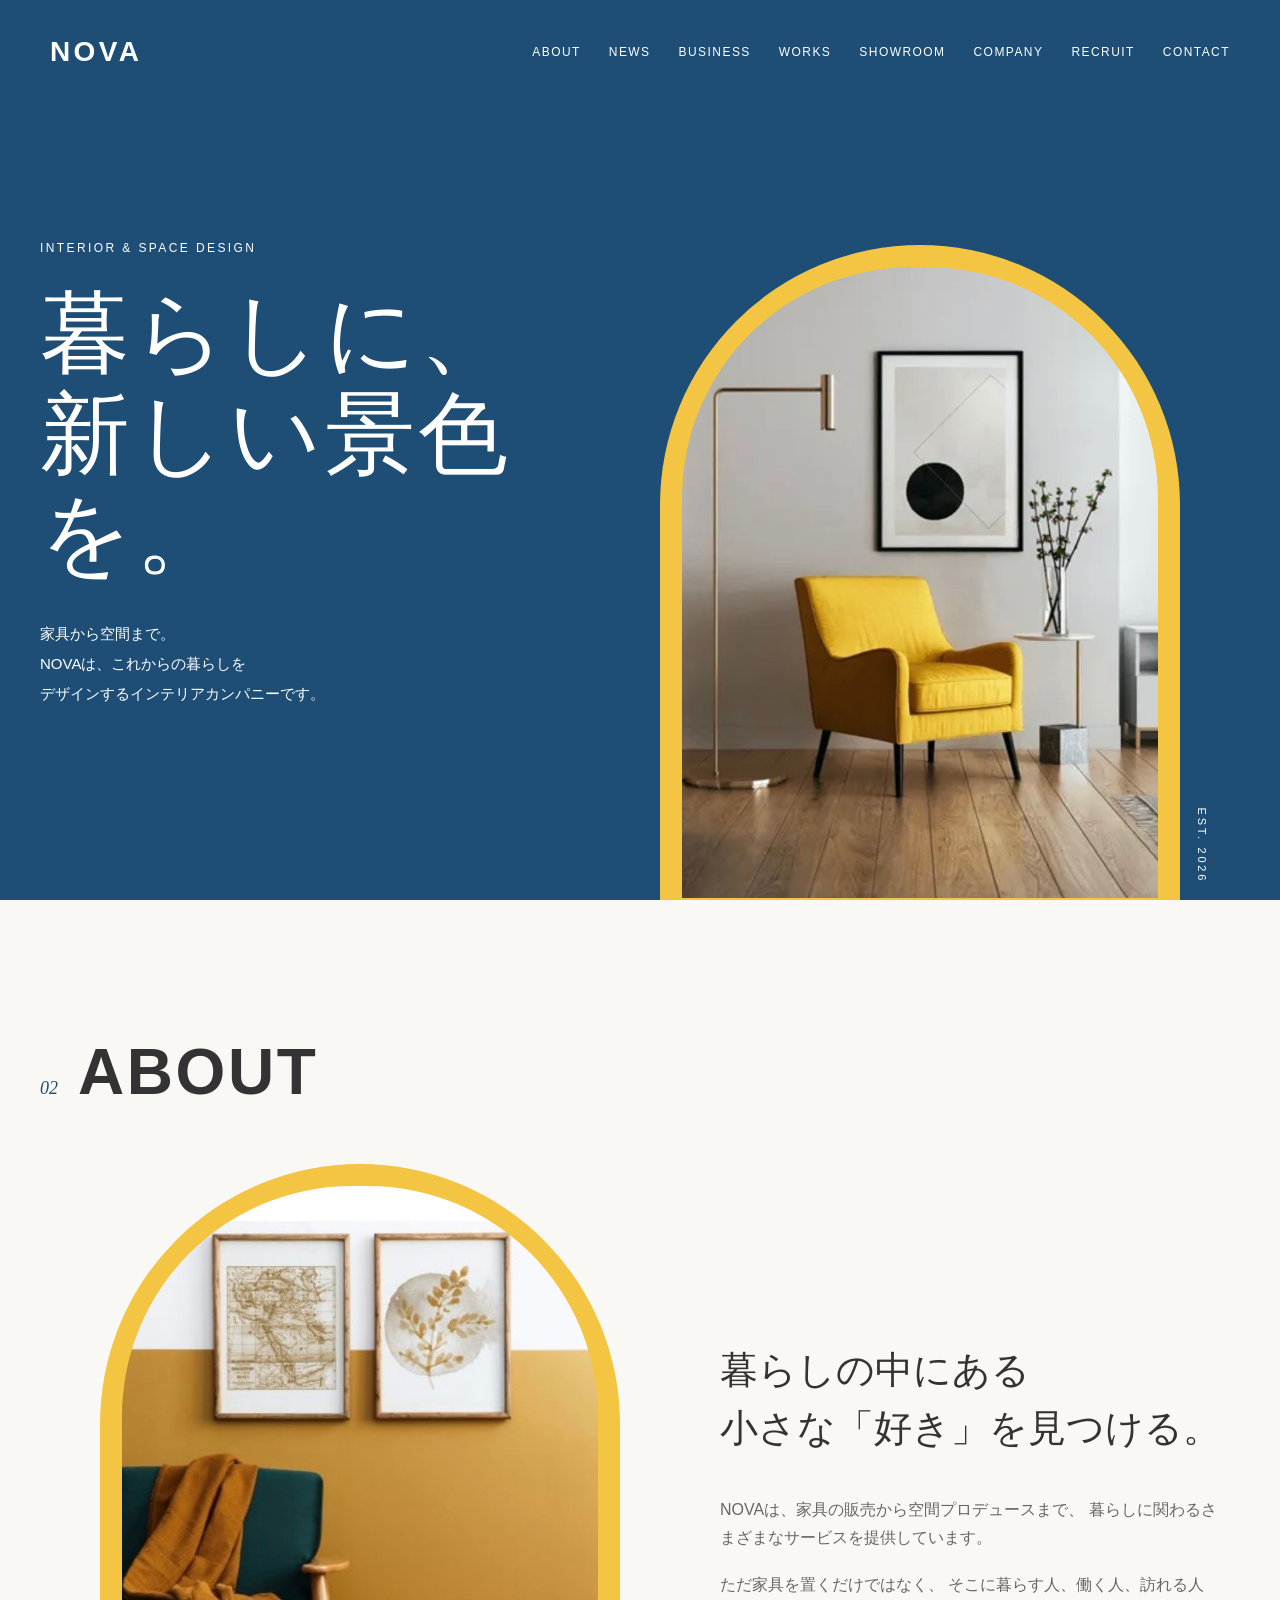
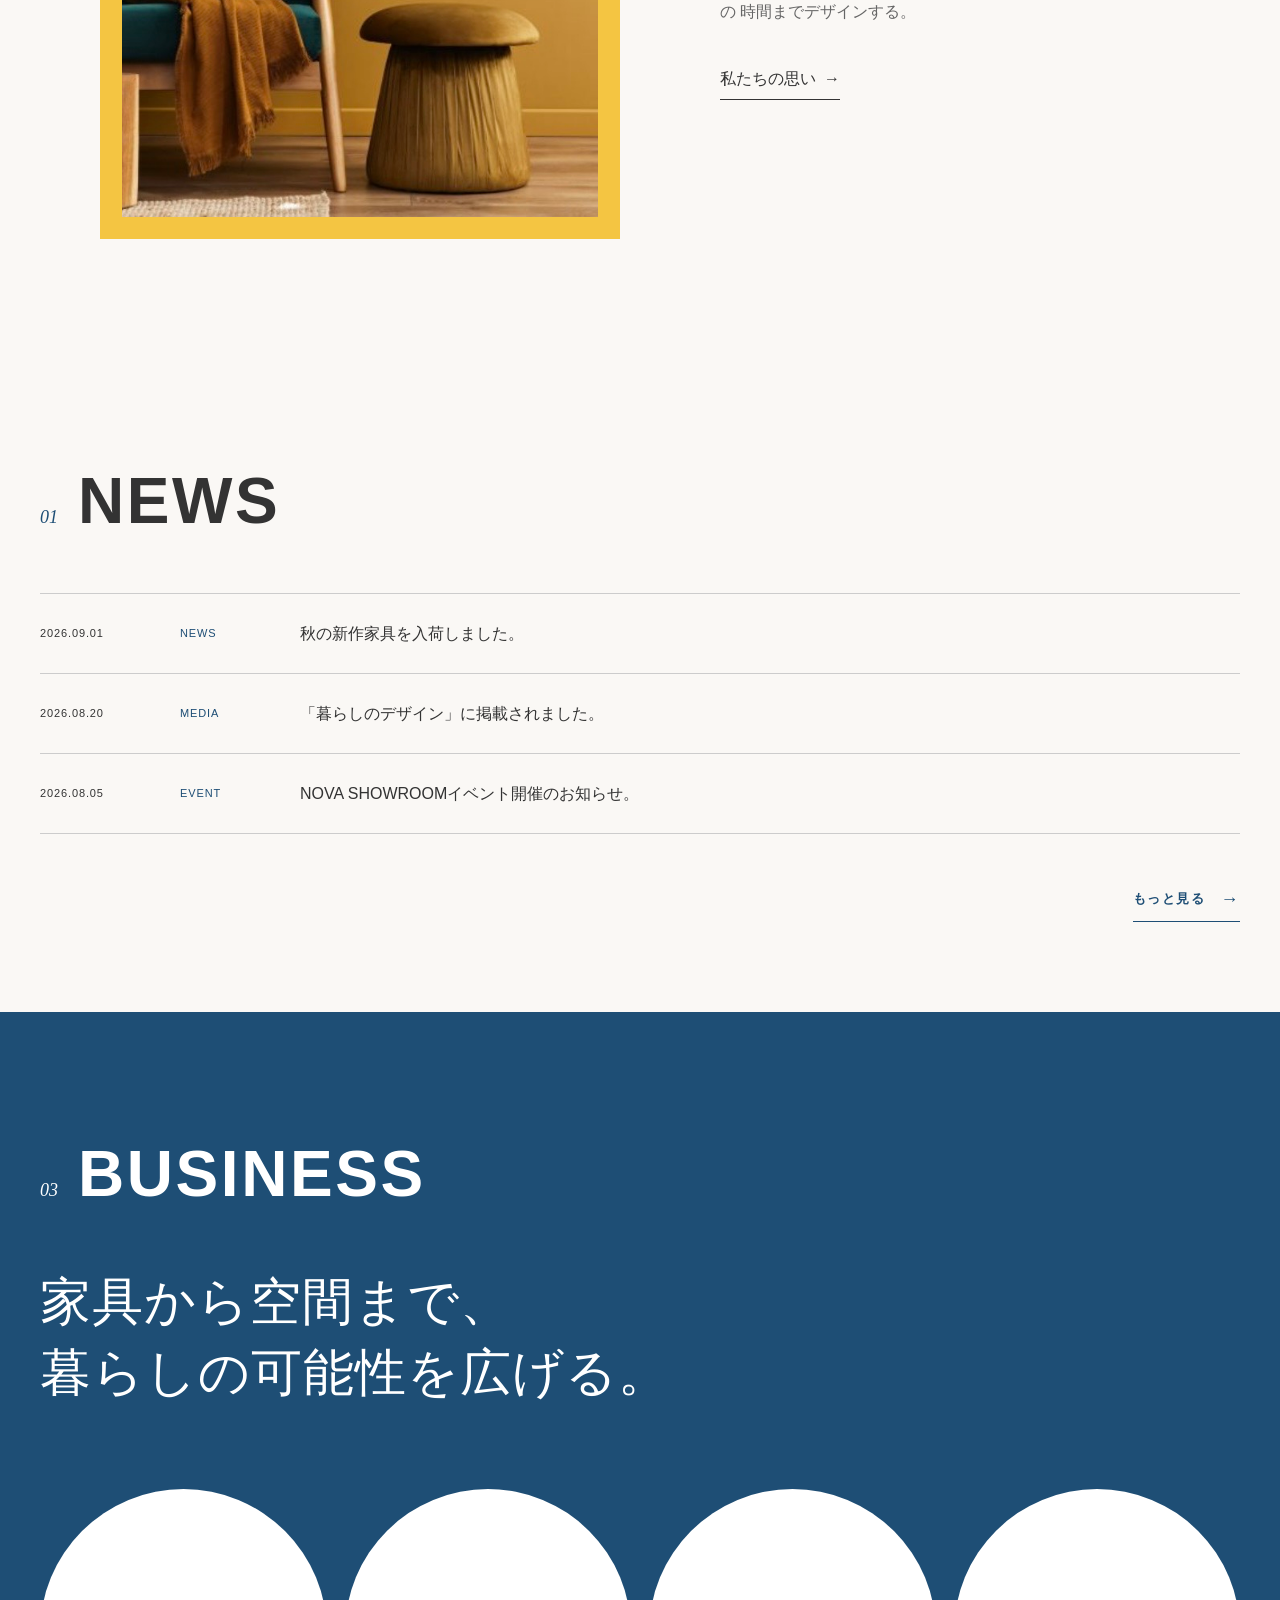
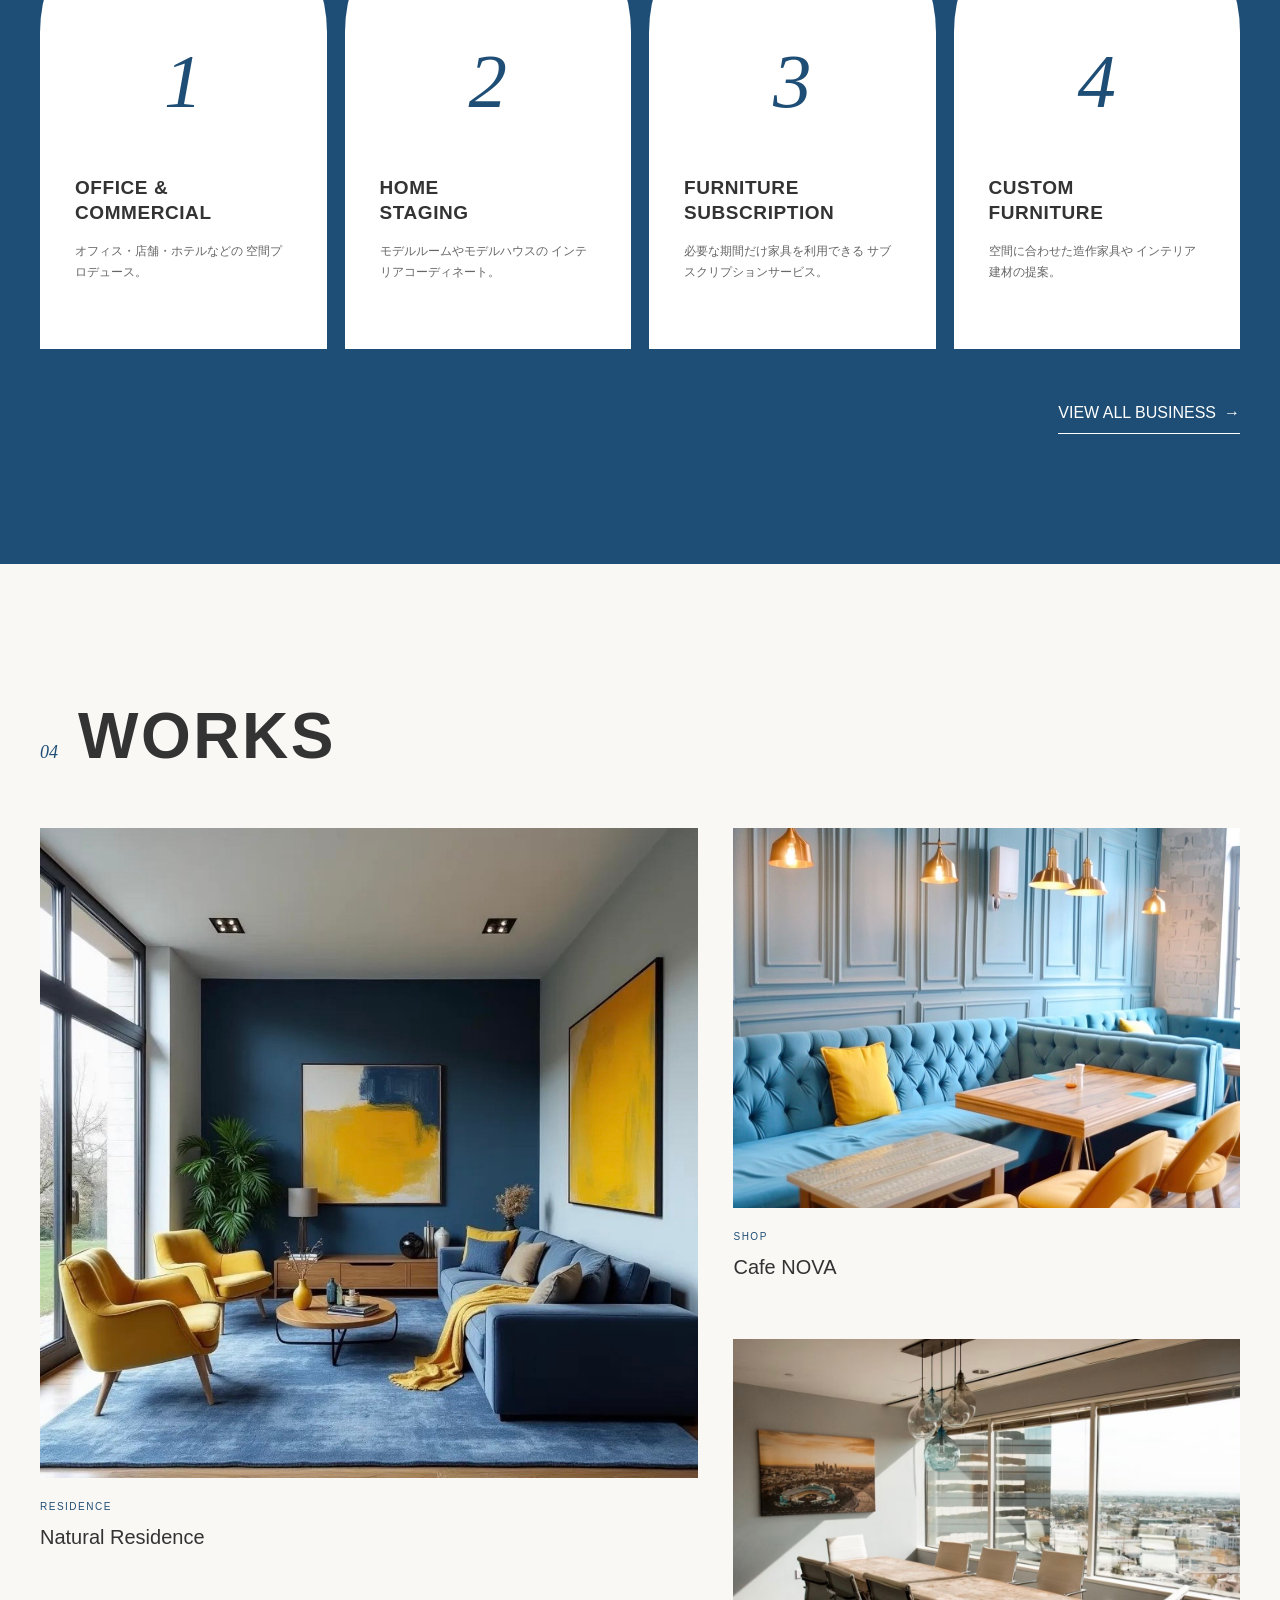
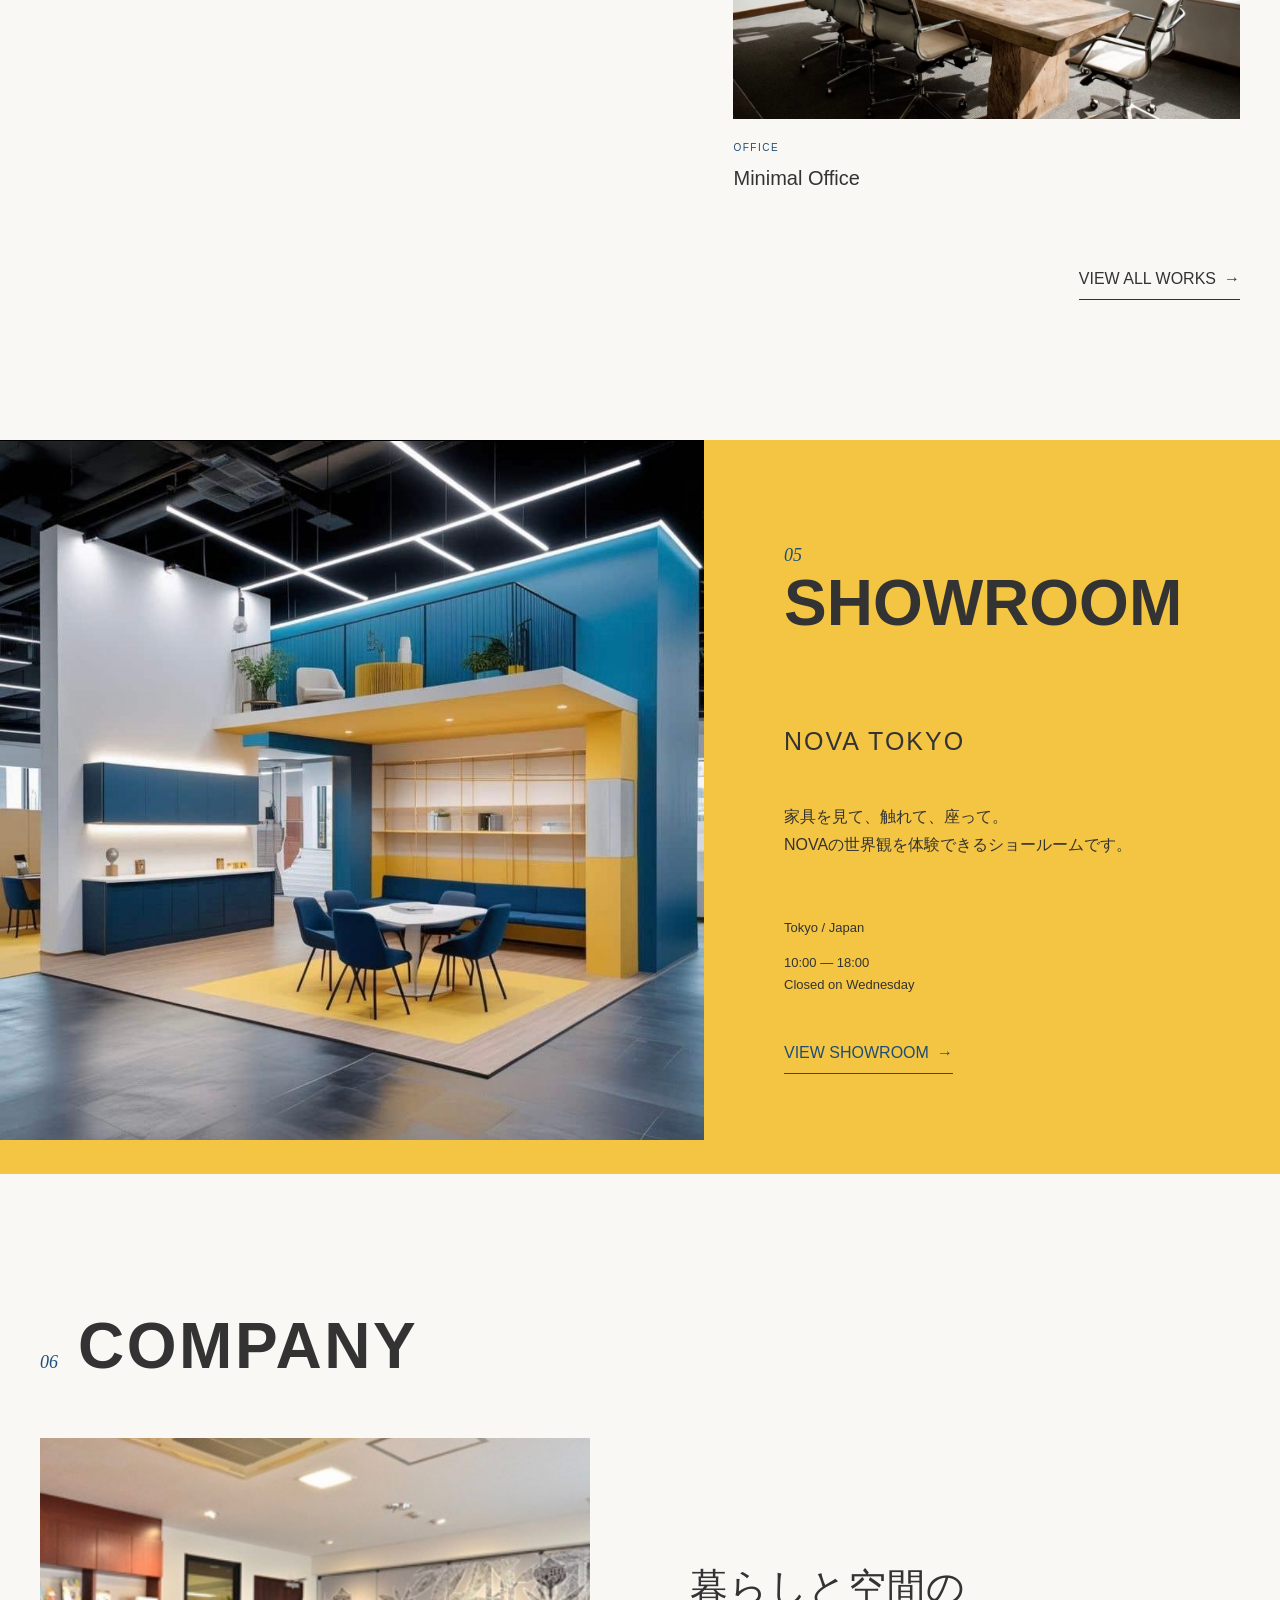
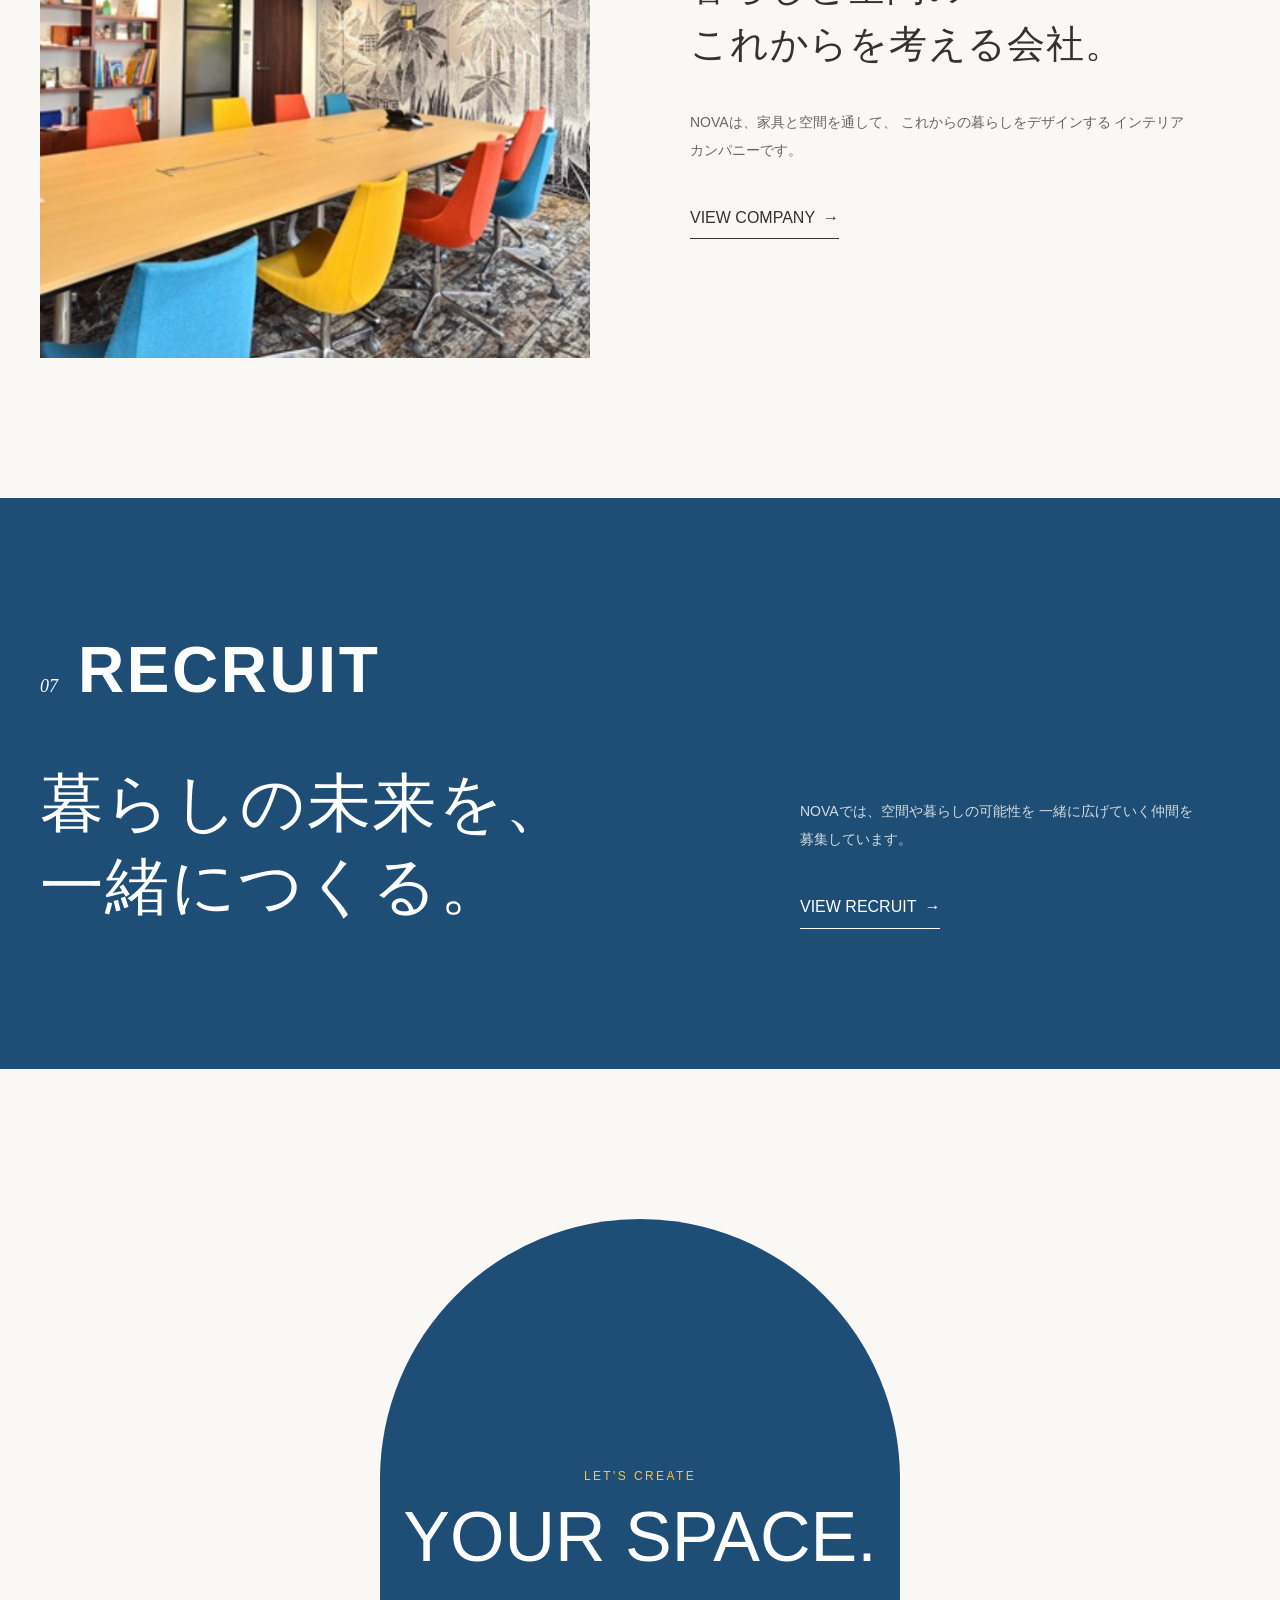
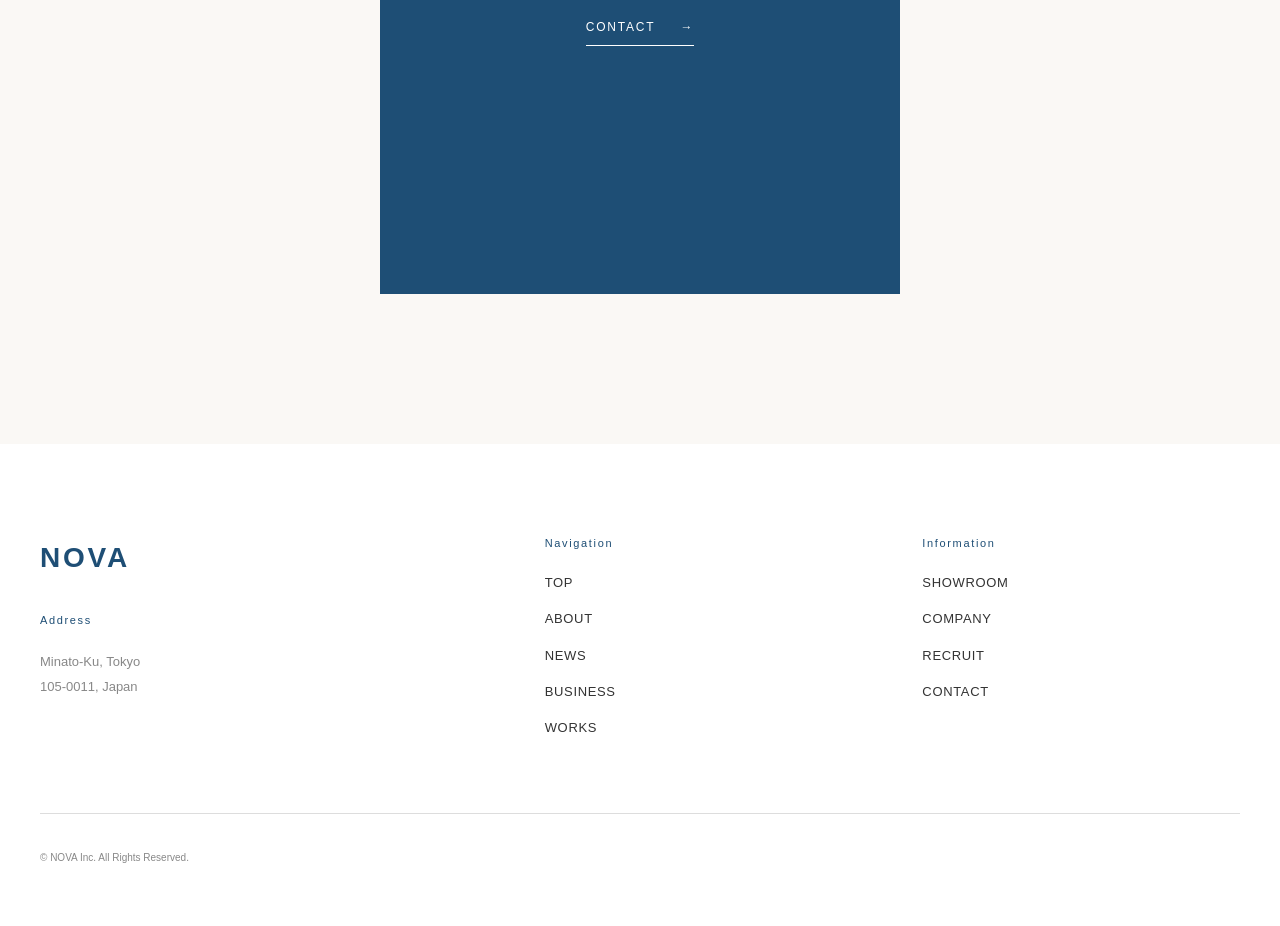
<file: Corporatewebsite/index.html>
<!DOCTYPE html>
<html lang="ja">

    <head>
        <meta charset="UTF-8">
        <meta name="viewport" content="width=device-width, initial-scale=1.0">
        <meta name="description" content="NOVAは、家具から空間まで、暮らしをデザインするインテリアカンパニーです。">

        <title>NOVA | Interior & Space Design</title>

        <link rel="stylesheet" href="css/style.css">

    </head>

    <body>

        <!-- HEADER -->

        <header class="header">
            <div class="logo">NOVA</div>

            <!-- ハンバーガーメニューボタン -->
            <button class="hamburger" id="js-hamburger" aria-label="メニューを開閉する" aria-expanded="false">
                <span></span>
                <span></span>
                <span></span>
            </button>

            <!-- ナビゲーションメニュー -->
            <nav class="nav" id="js-nav">
                <a href="#about">ABOUT</a>
                <a href="#news">NEWS</a>
                <a href="#business">BUSINESS</a>
                <a href="#works">WORKS</a>
                <a href="#showroom">SHOWROOM</a>
                <a href="#company">COMPANY</a>
                <a href="#recruit">RECRUIT</a>
                <a href="#contact">CONTACT</a>
            </nav>

        </header>

        <main>

            <!-- HERO -->

            <section class="hero">

                <div class="hero-inner">

                    <div class="hero-copy">

                        <p class="hero-label">
                            INTERIOR & SPACE DESIGN
                        </p>

                        <h1>
                            暮らしに、<br>
                            新しい景色を。
                        </h1>

                        <p class="hero-description">
                            家具から空間まで。<br>
                            NOVAは、これからの暮らしを<br>
                            デザインするインテリアカンパニーです。
                        </p>

                    </div>

                    <!-- アーチゲート -->
                    <div class="hero-arch arch-shape">
                        <div class="arch-image">
                            <img
                                src="images/work_corporate_main_01.jpg"
                                alt="NOVAがコーディネートしたリビング空間">
                        </div>
                    </div>

                    <div class="hero-small-text">
                        EST. 2026
                    </div>

                </div>

            </section>



            <!-- ABOUT -->

            <section class="about" id="about">

                <div class="section-inner about-inner">

                    <div class="section-heading">
                        <p class="section-number">02</p>
                        <h2>ABOUT</h2>
                    </div>

                    <div class="about-content">

                        <div class="about-image">
                            <div class="about-arch arch-shape">
                                <img
                                    src="images/work_corporate_about_02_01.jpg"
                                    alt="ナチュラルな素材でまとめたNOVAのインテリアコーディネート例">
                            </div>
                        </div>

                        <div class="about-text">

                            <p class="about-lead">
                                暮らしの中にある<br>
                                小さな「好き」を見つける。
                            </p>

                            <p>
                                NOVAは、家具の販売から空間プロデュースまで、
                                暮らしに関わるさまざまなサービスを提供しています。
                            </p>

                            <p>
                                ただ家具を置くだけではなく、
                                そこに暮らす人、働く人、訪れる人の
                                時間までデザインする。
                            </p>

                            <a href="about.html" class="text-link">
                                私たちの思い
                                <span>→</span>
                            </a>

                        </div>

                    </div>

                </div>

            </section>

            <!-- NEWS -->


            <section class="news" id="news">

                <div class="section-inner">

                    <div class="section-heading">
                        <p class="section-number">01</p>
                        <h2>NEWS</h2>
                    </div>

                    <div class="news-list">

                        <a href="news.html" class="news-item">
                            <time>2026.09.01</time>
                            <span class="news-category">NEWS</span>
                            <p>秋の新作家具を入荷しました。</p>

                        </a>

                        <a href="news.html" class="news-item">
                            <time>2026.08.20</time>
                            <span class="news-category">MEDIA</span>
                            <p>「暮らしのデザイン」に掲載されました。</p>

                        </a>

                        <a href="news.html" class="news-item">
                            <time>2026.08.05</time>
                            <span class="news-category">EVENT</span>
                            <p>NOVA SHOWROOMイベント開催のお知らせ。</p>

                        </a>

                    </div>

                    <!-- もっと見る -->
                    <div class="news-more">
                        <a href="news.html" class="text-link">
                            もっと見る
                            <span>→</span>
                        </a>
                    </div>

                </div>

            </section>

            <!-- BUSINESS -->

            <section class="business" id="business">
                <div class="section-inner">

                    <div class="section-heading white">
                        <p class="section-number">03</p>
                        <h2>BUSINESS</h2>
                    </div>

                    <p class="business-lead">
                        家具から空間まで、<br>
                        暮らしの可能性を広げる。
                    </p>

                    <div class="business-grid">

                        <article class="business-card">
                            <span class="business-number">1</span>
                            <div class="business-content">
                                <h3>
                                    OFFICE &<br>
                                    COMMERCIAL
                                </h3>
                                <p>
                                    オフィス・店舗・ホテルなどの
                                    空間プロデュース。
                                </p>
                            </div>
                        </article>

                        <article class="business-card">
                            <span class="business-number">2</span>
                            <div class="business-content">
                                <h3>
                                    HOME<br>
                                    STAGING
                                </h3>
                                <p>
                                    モデルルームやモデルハウスの
                                    インテリアコーディネート。
                                </p>
                            </div>
                        </article>

                        <article class="business-card">
                            <span class="business-number">3</span>
                            <div class="business-content">
                                <h3>
                                    FURNITURE<br>
                                    SUBSCRIPTION
                                </h3>
                                <p>
                                    必要な期間だけ家具を利用できる
                                    サブスクリプションサービス。
                                </p>
                            </div>
                        </article>

                        <article class="business-card">
                            <span class="business-number">4</span>
                            <div class="business-content">
                                <h3>
                                    CUSTOM<br>
                                    FURNITURE
                                </h3>
                                <p>
                                    空間に合わせた造作家具や
                                    インテリア建材の提案。
                                </p>
                            </div>
                        </article>

                    </div>

                    <div class="business-more">
                        <a href="business.html" class="text-link">
                            VIEW ALL BUSINESS
                            <span>→</span>
                        </a>
                    </div>

                </div>
            </section>

            <!-- WORKS -->

            <section class="works" id="works">

                <div class="section-inner">

                    <div class="section-heading">
                        <p class="section-number">04</p>
                        <h2>WORKS</h2>
                    </div>

                    <div class="works-grid">

                        <article class="work-card work-large">
                            <div class="work-image">
                                <img src="images/work_corporate_main_03.jpg" alt="Natural リビング">
                            </div>
                            <div class="work-info">
                                <div>
                                    <p>RESIDENCE</p>
                                    <h3>Natural Residence</h3>
                                </div>
                            </div>
                        </article>

                        <article class="work-card">
                            <div class="work-image">
                                <img src="images/work_corporate_main_04.jpg" alt="Cafe 店内インテリア">
                            </div>
                            <div class="work-info">
                                <div>
                                    <p>SHOP</p>
                                    <h3>Cafe NOVA</h3>
                                </div>
                            </div>
                        </article>

                        <article class="work-card">
                            <div class="work-image">
                                <img src="images/work_corporate_main_05.jpg" alt="シンプルにまとめられた執務空間">
                            </div>
                            <div class="work-info">
                                <div>
                                    <p>OFFICE</p>
                                    <h3>Minimal Office</h3>
                                </div>
                            </div>
                        </article>

                    </div>

                    <div class="works-more">
                        <a href="works.html" class="text-link">
                            VIEW ALL WORKS
                            <span>→</span>
                        </a>
                    </div>

                </div>

            </section>

            <!-- SHOWROOM -->

            <section class="showroom" id="showroom">

                <div class="showroom-image">
                    <img
                        src="images/work_corporate_showroom_06_01.jpg"
                        alt="NOVA TOKYOショールーム">
                </div>

                <div class="showroom-content">

                    <p class="section-number">05</p>
                    <h2>SHOWROOM</h2>
                    <p class="showroom-title">NOVA TOKYO</p>

                    <p>
                        家具を見て、触れて、座って。<br>
                        NOVAの世界観を体験できるショールームです。
                    </p>

                    <div class="showroom-info">
                        <p>Tokyo / Japan</p>
                        <p>
                            10:00 — 18:00<br>
                            Closed on Wednesday

                        </p>
                    </div>

                    <a href="showroom.html" class="text-link">
                        VIEW SHOWROOM
                        <span>→</span>
                    </a>
                </div>

            </section>

            <!-- COMPANY -->

            <section class="company" id="company">

                <div class="section-inner">

                    <div class="section-heading">
                        <p class="section-number">06</p>
                        <h2>COMPANY</h2>
                    </div>

                    <div class="company-content">

                        <div class="company-image">
                            <img src="images/work_corporate_company_07_01.jpg" alt="NOVAオフィス">
                        </div>

                        <div class="company-text">

                            <p class="company-lead">
                                暮らしと空間の<br>
                                これからを考える会社。
                            </p>

                            <p>
                                NOVAは、家具と空間を通して、
                                これからの暮らしをデザインする
                                インテリアカンパニーです。
                            </p>

                            <div class="company-more">
                                <a href="company.html" class="text-link">
                                    VIEW COMPANY
                                    <span>→</span>
                                </a>
                            </div>

                        </div>

                    </div>

                </div>

            </section>

            <!-- RECRUIT -->

            <section class="recruit" id="recruit">

                <div class="section-inner">

                    <div class="section-heading white">
                        <p class="section-number">07</p>
                        <h2>RECRUIT</h2>
                    </div>

                    <div class="recruit-content">

                        <p class="recruit-lead">
                            暮らしの未来を、<br>
                            一緒につくる。
                        </p>

                        <div class="recruit-side">

                            <p class="recruit-text">
                                NOVAでは、空間や暮らしの可能性を
                                一緒に広げていく仲間を募集しています。
                            </p>

                            <div class="recruit-more">
                                <a href="recruit.html" class="text-link">
                                    VIEW RECRUIT
                                    <span>→</span>
                                </a>
                            </div>

                        </div>

                    </div>

                </div>

            </section>

            <!-- CONTACT -->

            <section class="contact" id="contact">

                <div class="contact-arch arch-shape">

                    <div class="contact-content">

                        <p>LET'S CREATE</p>
                        <h2>YOUR SPACE.</h2>

                        <a href="contact.html" class="text-link">
                            CONTACT
                            <span>→</span>
                        </a>

                    </div>

                </div>

            </section>

        </main>

        <!-- FOOTER -->

        <footer class="footer">
            <div class="footer-inner">

                <div class="footer-col footer-info">
                    <div class="footer-logo">NOVA</div>
                    <div class="footer-section">
                        <p class="footer-heading">Address</p>
                        <p>
                            Minato-Ku, Tokyo<br>
                            105-0011, Japan
                        </p>
                    </div>
                </div>

                <div class="footer-col">
                    <p class="footer-heading">Navigation</p>
                    <a href="index.html">TOP</a>
                    <a href="about.html">ABOUT</a>
                    <a href="news.html">NEWS</a>

                    <a href="business.html">BUSINESS</a>
                    <a href="works.html">WORKS</a>
                </div>

                <div class="footer-col">
                    <p class="footer-heading">Information</p>
                    <a href="showroom.html">SHOWROOM</a>
                    <a href="company.html">COMPANY</a>
                    <a href="recruit.html">RECRUIT</a>
                    <a href="contact.html">CONTACT</a>
                </div>

            </div>

            <div class="footer-bottom">
                <p>© NOVA Inc. All Rights Reserved.</p>
            </div>
        </footer>

        <script src="js/main.js"></script>

    </body>

</html>
</file>
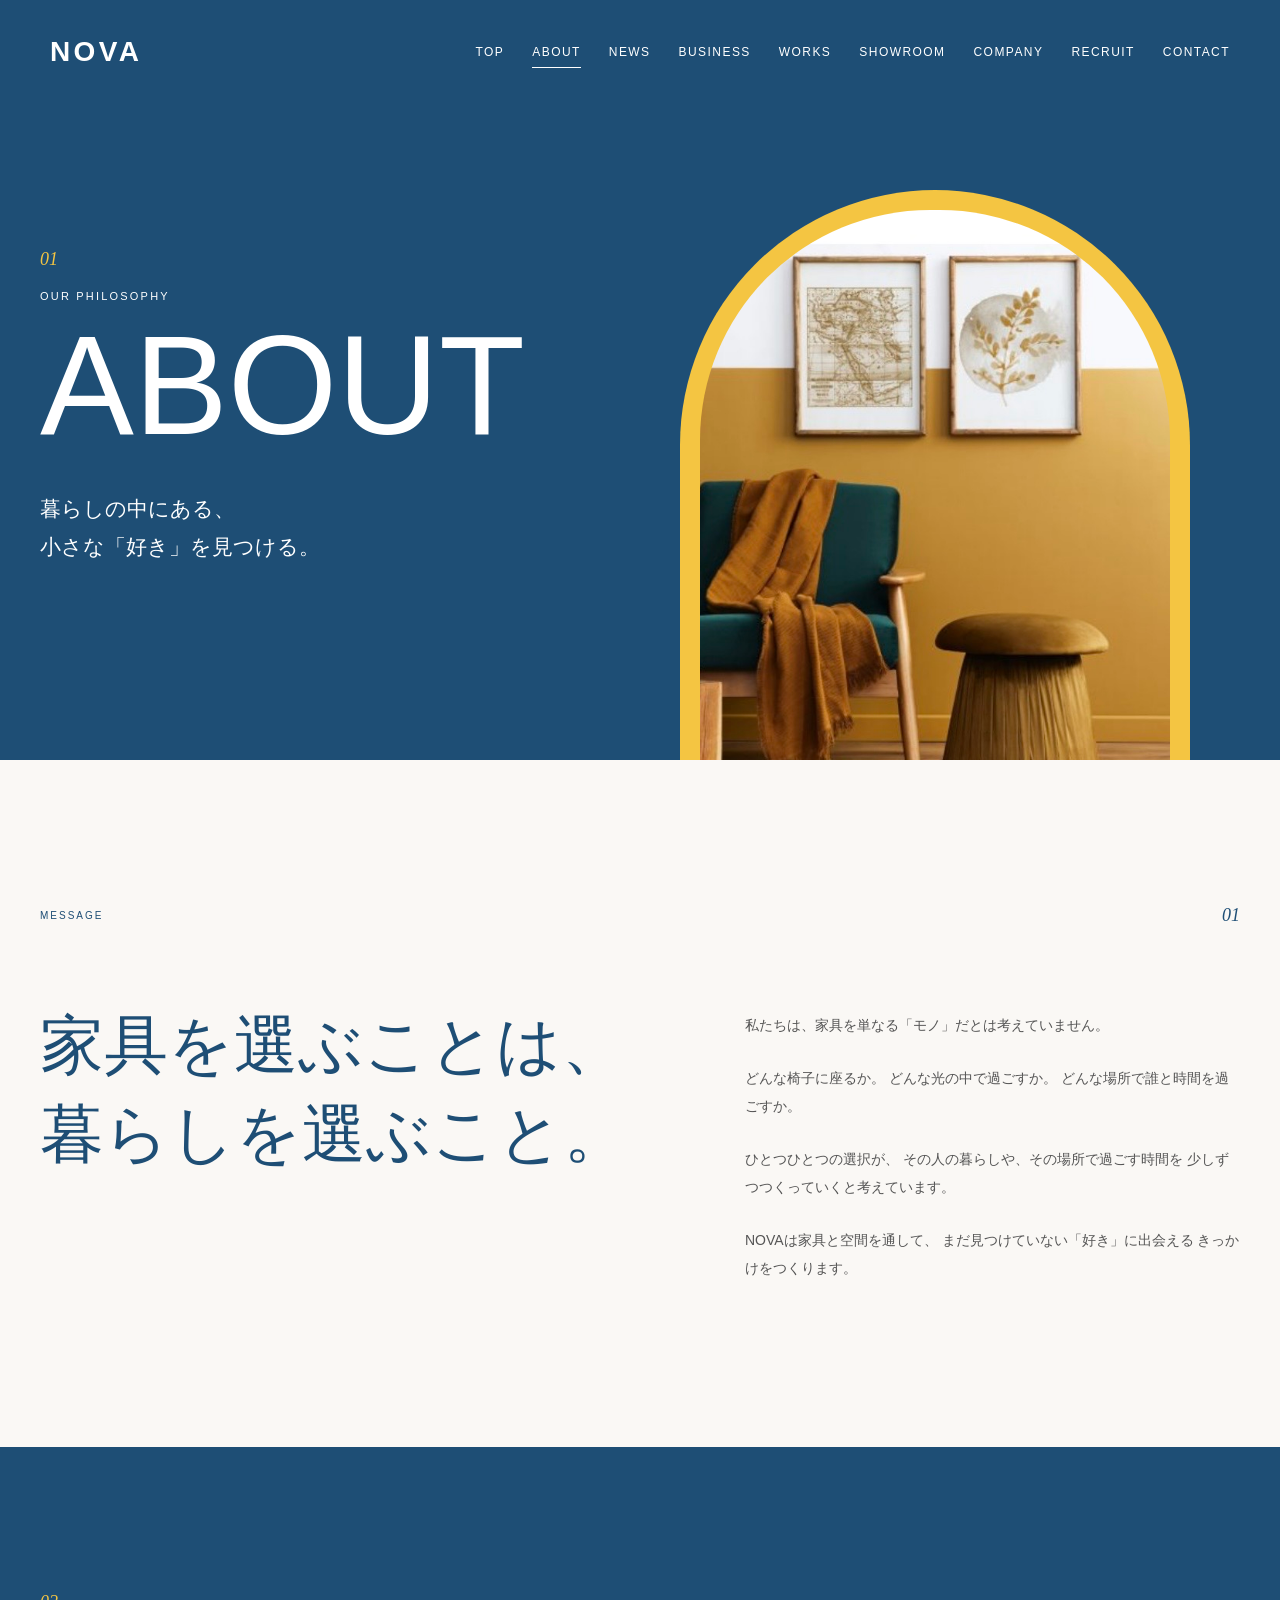
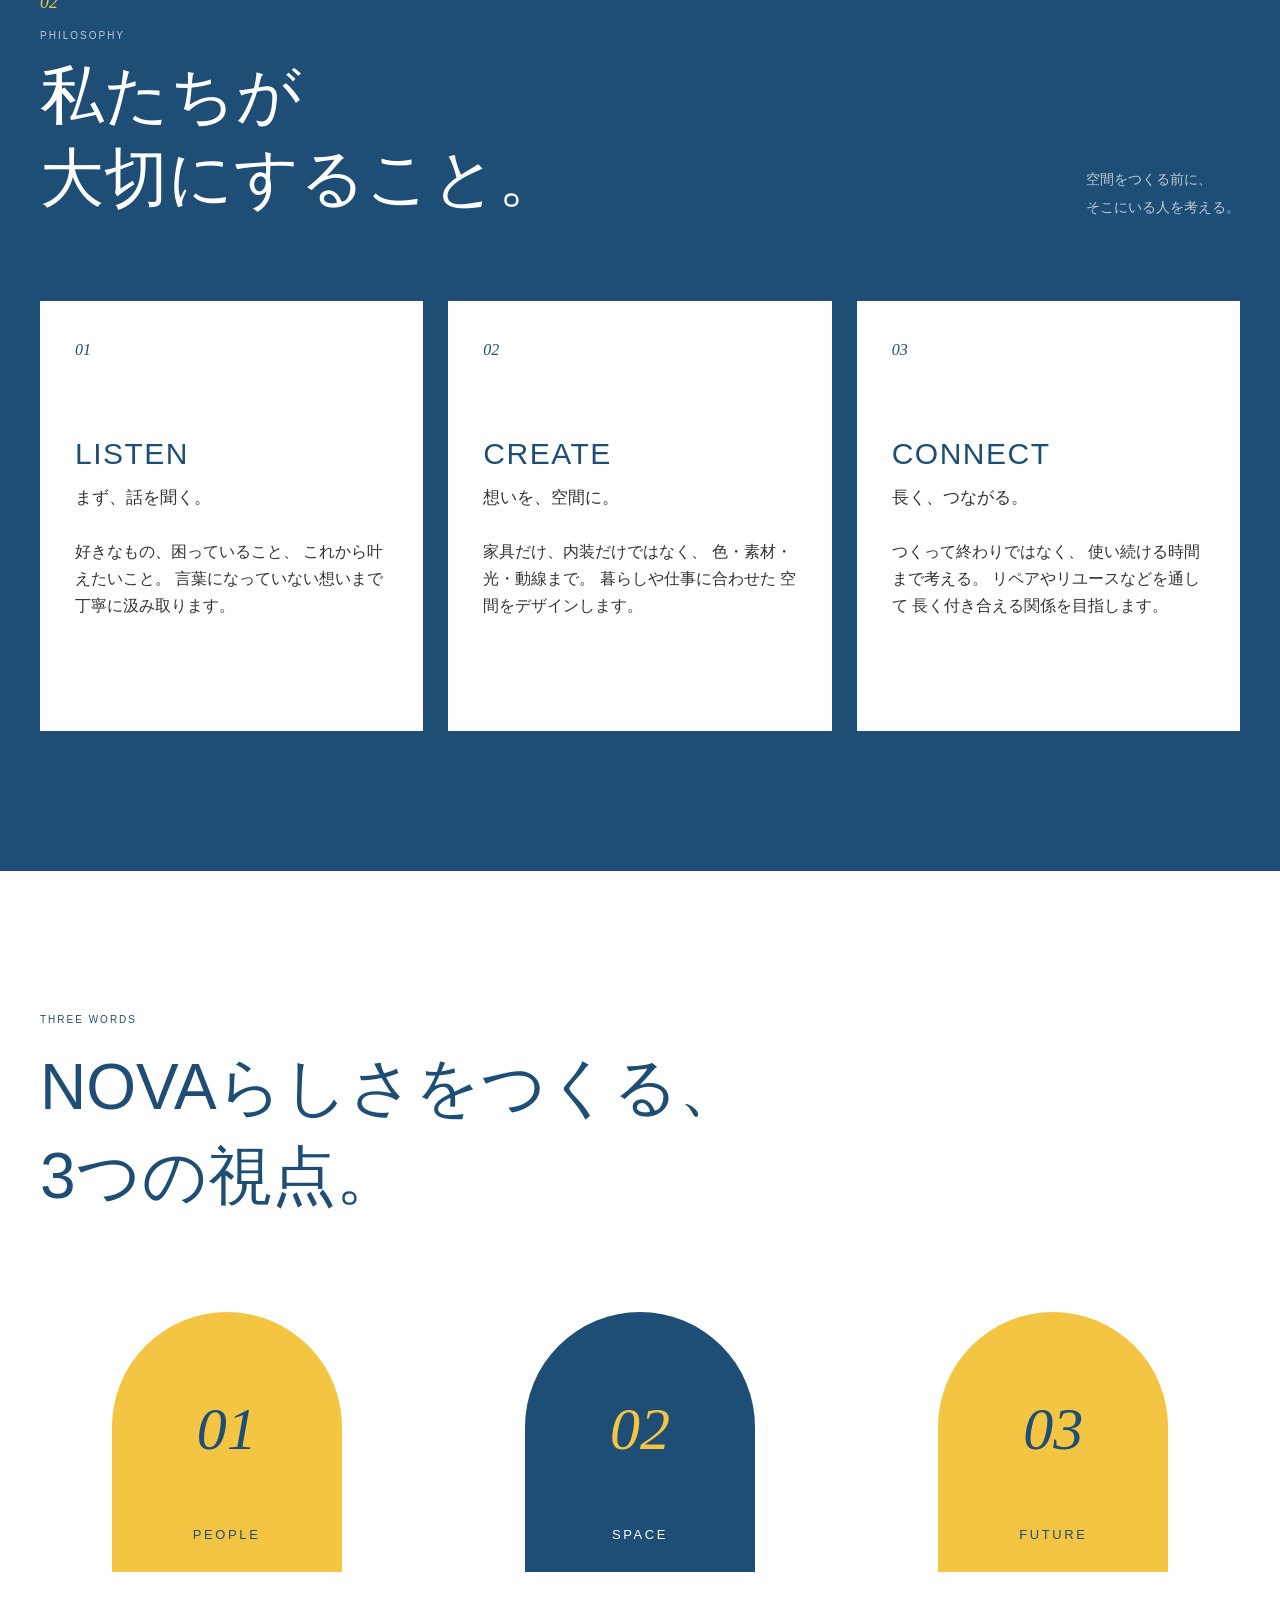
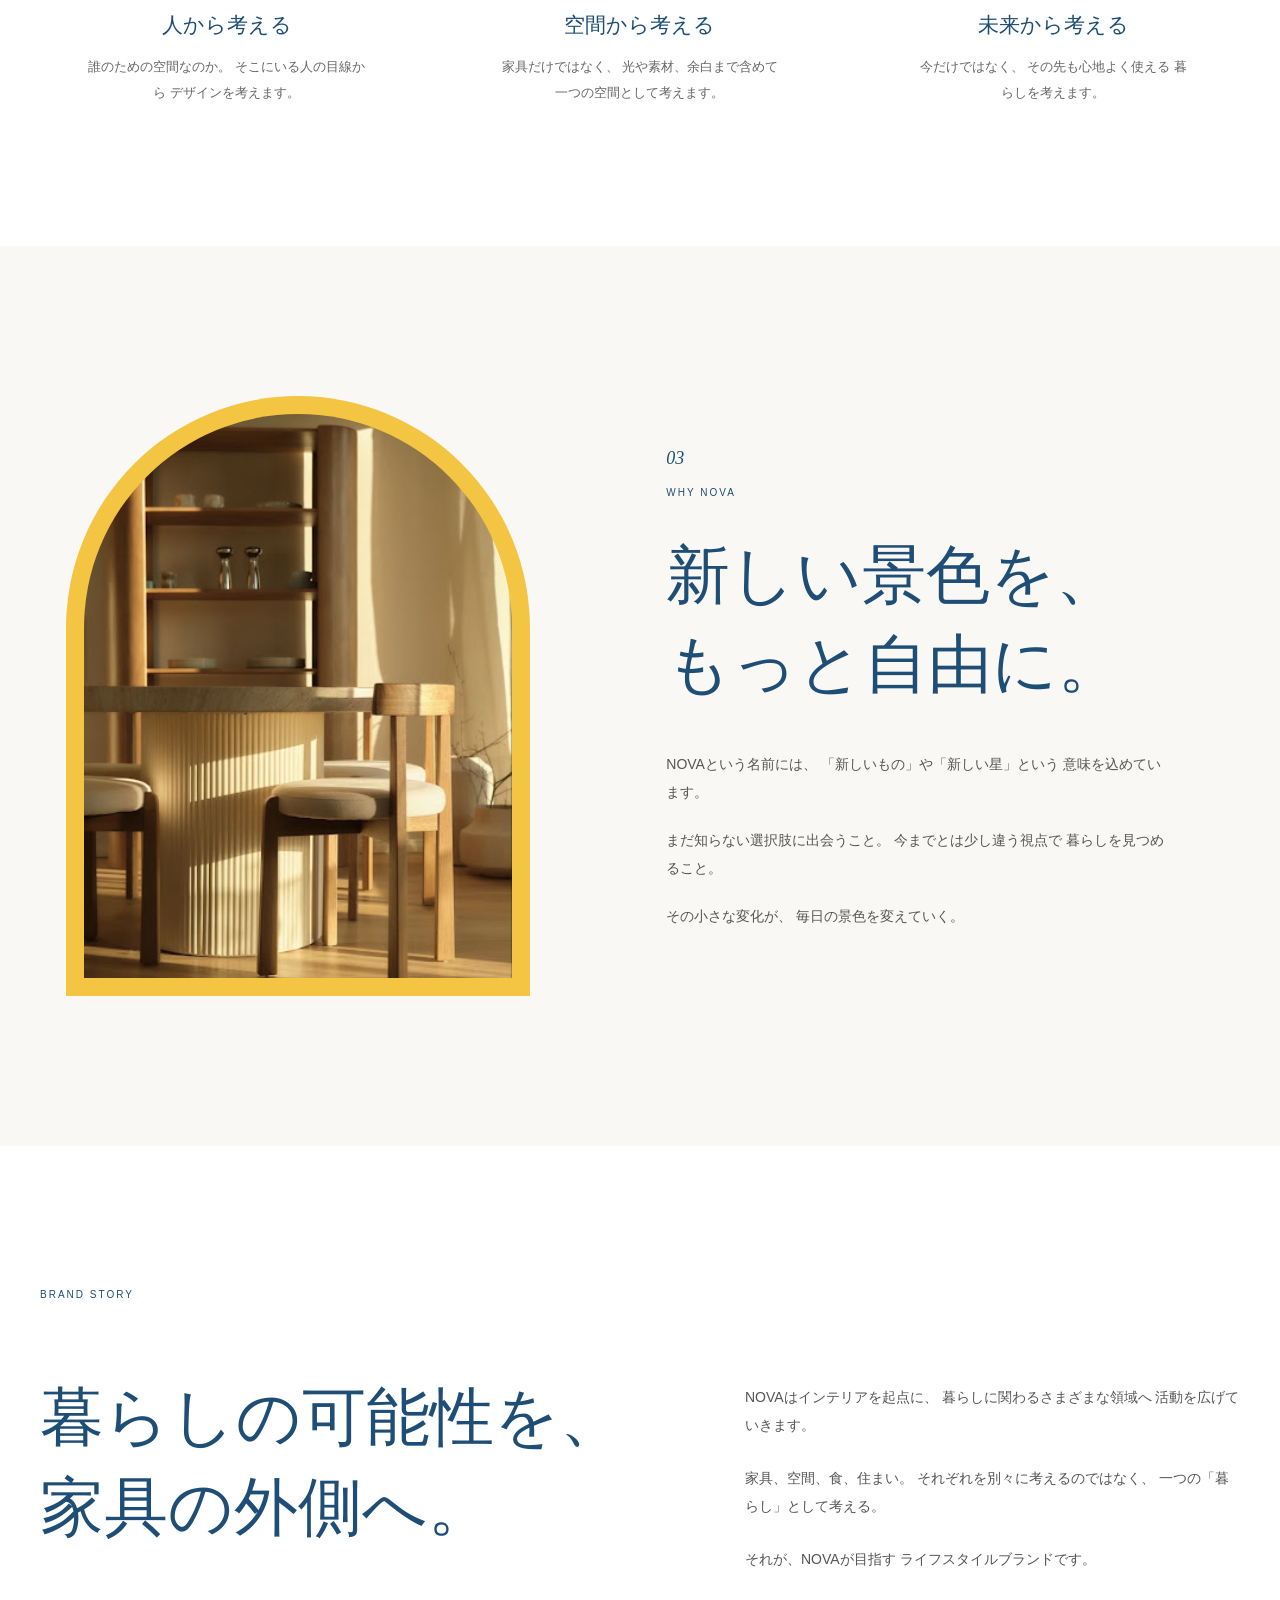
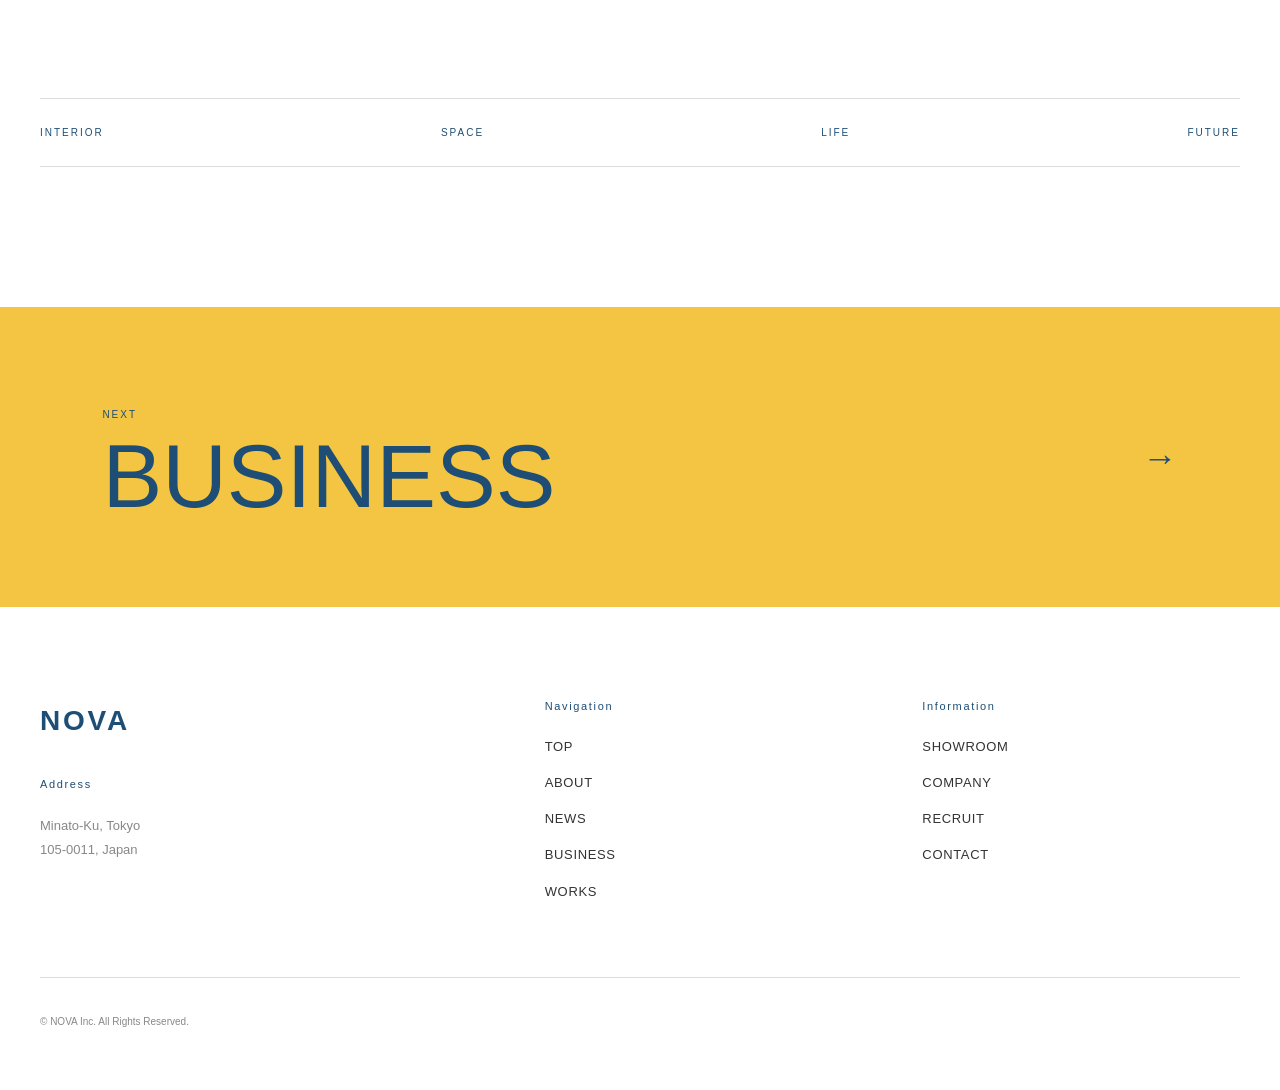
<file: Corporatewebsite/about.html>
<!DOCTYPE html>
<html lang="ja">

    <head>
        <meta charset="UTF-8">
        <meta name="viewport" content="width=device-width, initial-scale=1.0">
        <meta name="description" content="NOVAが大切にしている考え方や、暮らしへの向き合い方を紹介するABOUTページです。">

        <title>ABOUT | NOVA</title>

        <link rel="stylesheet" href="./css/style.css">
        <link rel="stylesheet" href="./css/about.css">
    </head>

    <body>

        <!-- HEADER -->

        <header class="header">

            <a href="index.html" class="logo">NOVA</a>

            <button class="hamburger" id="js-hamburger" aria-label="メニューを開閉する" aria-expanded="false">
                <span></span>
                <span></span>
                <span></span>
            </button>

            <nav class="nav" id="js-nav">
                <a href="index.html">TOP</a>
                <a href="about.html" class="active">ABOUT</a>
                <a href="news.html">NEWS</a>
                <a href="business.html">BUSINESS</a>
                <a href="works.html">WORKS</a>
                <a href="showroom.html">SHOWROOM</a>
                <a href="company.html">COMPANY</a>
                <a href="recruit.html">RECRUIT</a>
                <a href="contact.html">CONTACT</a>
            </nav>

        </header>

        <main>

            <!-- HERO -->

            <section class="about-page-hero">
                <div class="about-hero-inner">
                    <p class="page-number">01</p>
                    <p class="page-label">OUR PHILOSOPHY</p>
                    <h1>ABOUT</h1>
                    <p class="about-hero-copy">
                        暮らしの中にある、<br>
                        小さな「好き」を見つける。
                    </p>
                </div>

                <div class="about-page-arch">
                    <div class="about-page-arch-inner">
                        <img
                            src="images/work_corporate_about_02_01.jpg"
                            alt="NOVAが手がけた空間">
                    </div>
                </div>
            </section>

            <!-- MESSAGE -->

            <section class="about-message">
                <div class="section-inner">
                    <div class="about-message-heading">
                        <p class="section-label">MESSAGE</p>
                        <p class="section-number">01</p>
                    </div>
                    <div class="about-message-content">
                        <h2>
                            家具を選ぶことは、<br>
                            暮らしを選ぶこと。
                        </h2>
                        <div class="about-message-text">
                            <p>
                                私たちは、家具を単なる「モノ」だとは考えていません。
                            </p>
                            <p>
                                どんな椅子に座るか。
                                どんな光の中で過ごすか。
                                どんな場所で誰と時間を過ごすか。
                            </p>
                            <p>
                                ひとつひとつの選択が、
                                その人の暮らしや、その場所で過ごす時間を
                                少しずつつくっていくと考えています。
                            </p>
                            <p>
                                NOVAは家具と空間を通して、
                                まだ見つけていない「好き」に出会える
                                きっかけをつくります。
                            </p>
                        </div>
                    </div>
                </div>
            </section>

            <!-- PHILOSOPHY -->

            <section class="about-philosophy">
                <div class="section-inner">
                    <div class="philosophy-heading">
                        <div>
                            <p class="section-number">02</p>
                            <p class="section-label">PHILOSOPHY</p>
                            <h2>
                                私たちが<br>
                                大切にすること。
                            </h2>
                        </div>
                        <p>
                            空間をつくる前に、<br>
                            そこにいる人を考える。
                        </p>
                    </div>

                    <div class="philosophy-list">
                        <article class="philosophy-item">
                            <div class="philosophy-item-top">
                                <span>01</span>
                            </div>
                            <h3>LISTEN</h3>
                            <h4>まず、話を聞く。</h4>
                            <div class="philosophy-text">
                                <p>
                                    好きなもの、困っていること、
                                    これから叶えたいこと。
                                    言葉になっていない想いまで
                                    丁寧に汲み取ります。
                                </p>
                            </div>
                        </article>

                        <article class="philosophy-item">
                            <div class="philosophy-item-top">
                                <span>02</span>
                            </div>
                            <h3>CREATE</h3>
                            <h4>想いを、空間に。</h4>
                            <div class="philosophy-text">
                                <p>
                                    家具だけ、内装だけではなく、
                                    色・素材・光・動線まで。
                                    暮らしや仕事に合わせた
                                    空間をデザインします。
                                </p>
                            </div>
                        </article>

                        <article class="philosophy-item">
                            <div class="philosophy-item-top">
                                <span>03</span>
                            </div>
                            <h3>CONNECT</h3>
                            <h4>長く、つながる。</h4>
                            <div class="philosophy-text">
                                <p>
                                    つくって終わりではなく、
                                    使い続ける時間まで考える。
                                    リペアやリユースなどを通して
                                    長く付き合える関係を目指します。
                                </p>
                            </div>
                        </article>
                    </div>
                </div>

            </section>

            <!-- THREE WORDS -->

            <section class="about-three">
                <div class="section-inner">
                    <div class="three-heading">
                        <p>THREE WORDS</p>
                        <h2>
                            NOVAらしさをつくる、<br>
                            3つの視点。
                        </h2>
                    </div>

                    <div class="three-grid">

                        <article class="three-arch">
                            <div class="three-arch-shape">
                                <span class="three-arch-number">01</span>
                                <span class="three-arch-label">PEOPLE</span>
                            </div>
                            <h3>人から考える</h3>
                            <p>
                                誰のための空間なのか。
                                そこにいる人の目線から
                                デザインを考えます。
                            </p>
                        </article>

                        <article class="three-arch">
                            <div class="three-arch-shape">
                                <span class="three-arch-number">02</span>
                                <span class="three-arch-label">SPACE</span>
                            </div>
                            <h3>空間から考える</h3>
                            <p>
                                家具だけではなく、
                                光や素材、余白まで含めて
                                一つの空間として考えます。
                            </p>
                        </article>

                        <article class="three-arch">
                            <div class="three-arch-shape">
                                <span class="three-arch-number">03</span>
                                <span class="three-arch-label">FUTURE</span>
                            </div>
                            <h3>未来から考える</h3>
                            <p>
                                今だけではなく、
                                その先も心地よく使える
                                暮らしを考えます。
                            </p>
                        </article>

                    </div>
                </div>

            </section>

            <!-- WHY NOVA -->

            <section class="why-nova">
                <div class="why-nova-inner">
                    <div class="why-nova-image">
                        <div class="why-nova-arch">
                            <img
                                src="images/work_corporate_about_02.jpg"
                                alt="NOVAが提案するイメージの空間">
                        </div>
                    </div>

                    <div class="why-nova-content">
                        <p class="section-number">03</p>
                        <p class="section-label">WHY NOVA</p>
                        <h2>
                            新しい景色を、<br>
                            もっと自由に。
                        </h2>
                        <p>
                            NOVAという名前には、
                            「新しいもの」や「新しい星」という
                            意味を込めています。
                        </p>
                        <p>
                            まだ知らない選択肢に出会うこと。
                            今までとは少し違う視点で
                            暮らしを見つめること。
                        </p>
                        <p>
                            その小さな変化が、
                            毎日の景色を変えていく。
                        </p>
                    </div>
                </div>

            </section>

            <!-- BRAND STORY -->

            <section class="brand-story">
                <div class="section-inner">
                    <div class="brand-story-heading">
                        <p class="section-label">BRAND STORY</p>
                    </div>

                    <div class="brand-story-content">
                        <h2>
                            暮らしの可能性を、<br>
                            家具の外側へ。
                        </h2>
                        <div class="brand-story-text">
                            <p>
                                NOVAはインテリアを起点に、
                                暮らしに関わるさまざまな領域へ
                                活動を広げていきます。
                            </p>
                            <p>
                                家具、空間、食、住まい。
                                それぞれを別々に考えるのではなく、
                                一つの「暮らし」として考える。
                            </p>
                            <p>
                                それが、NOVAが目指す
                                ライフスタイルブランドです。
                            </p>
                        </div>
                    </div>

                    <div class="brand-story-line">
                        <span>INTERIOR</span>
                        <span>SPACE</span>
                        <span>LIFE</span>
                        <span>FUTURE</span>
                    </div>
                </div>

            </section>

            <!-- NEXT -->

            <section class="about-next">
                <a href="business.html">
                    <div>
                        <span>NEXT</span>
                        <h2 class="reveal-slide">BUSINESS</h2>
                    </div>
                    <strong>→</strong>
                </a>
            </section>

        </main>

        <!-- FOOTER -->

        <footer class="footer">
        <div class="footer-inner">

            <div class="footer-col footer-info">
                <div class="footer-logo">NOVA</div>
                <div class="footer-section">
                    <p class="footer-heading">Address</p>
                    <p>
                        Minato-Ku, Tokyo<br>
                        105-0011, Japan
                    </p>
                </div>
            </div>

            <div class="footer-col">
                <p class="footer-heading">Navigation</p>
                <a href="index.html">TOP</a>
                <a href="about.html">ABOUT</a>
                <a href="news.html">NEWS</a>
                <a href="business.html">BUSINESS</a>
                <a href="works.html">WORKS</a>
            </div>

            <div class="footer-col">
                <p class="footer-heading">Information</p>
                <a href="showroom.html">SHOWROOM</a>
                <a href="company.html">COMPANY</a>
                <a href="recruit.html">RECRUIT</a>
                <a href="contact.html">CONTACT</a>
            </div>

        </div>

        <div class="footer-bottom">
            <p>© NOVA Inc. All Rights Reserved.</p>
        </div>
    </footer>

        <script src="js/main.js"></script>

    </body>

</html>
</file>
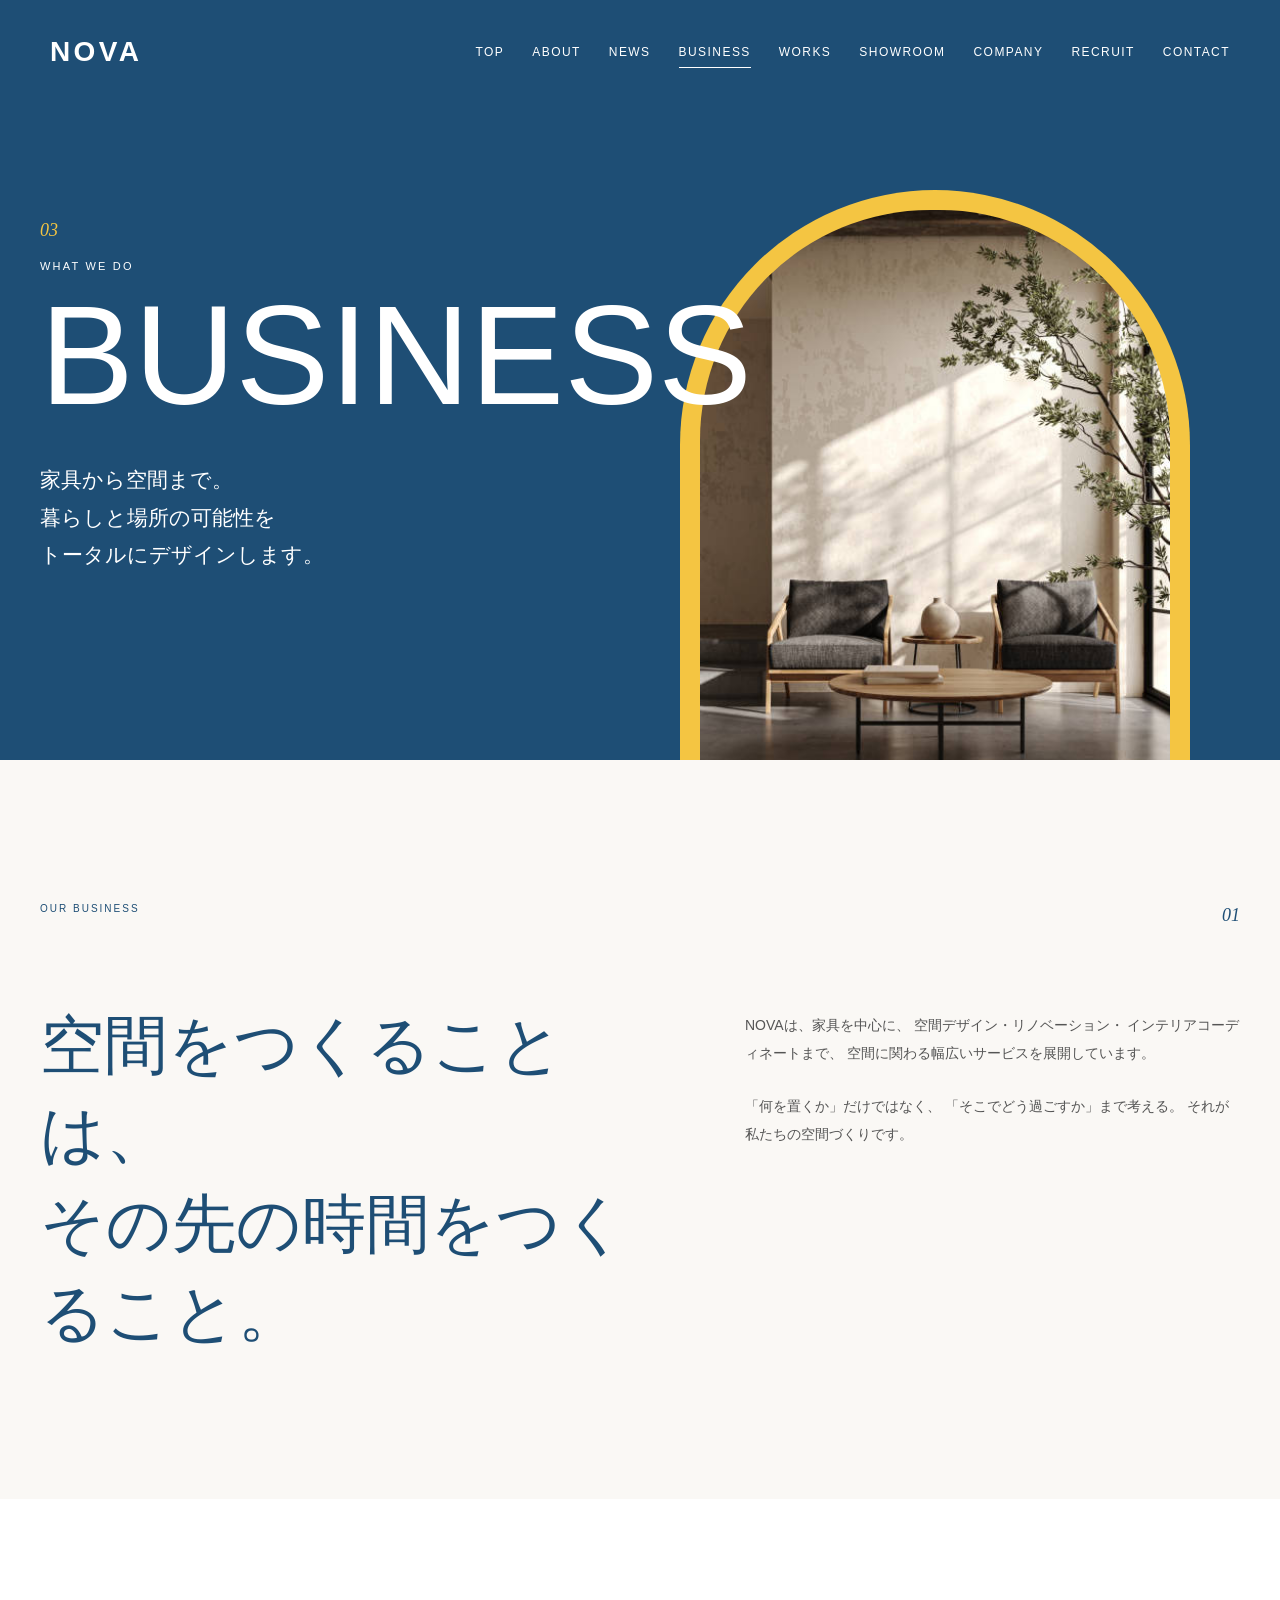
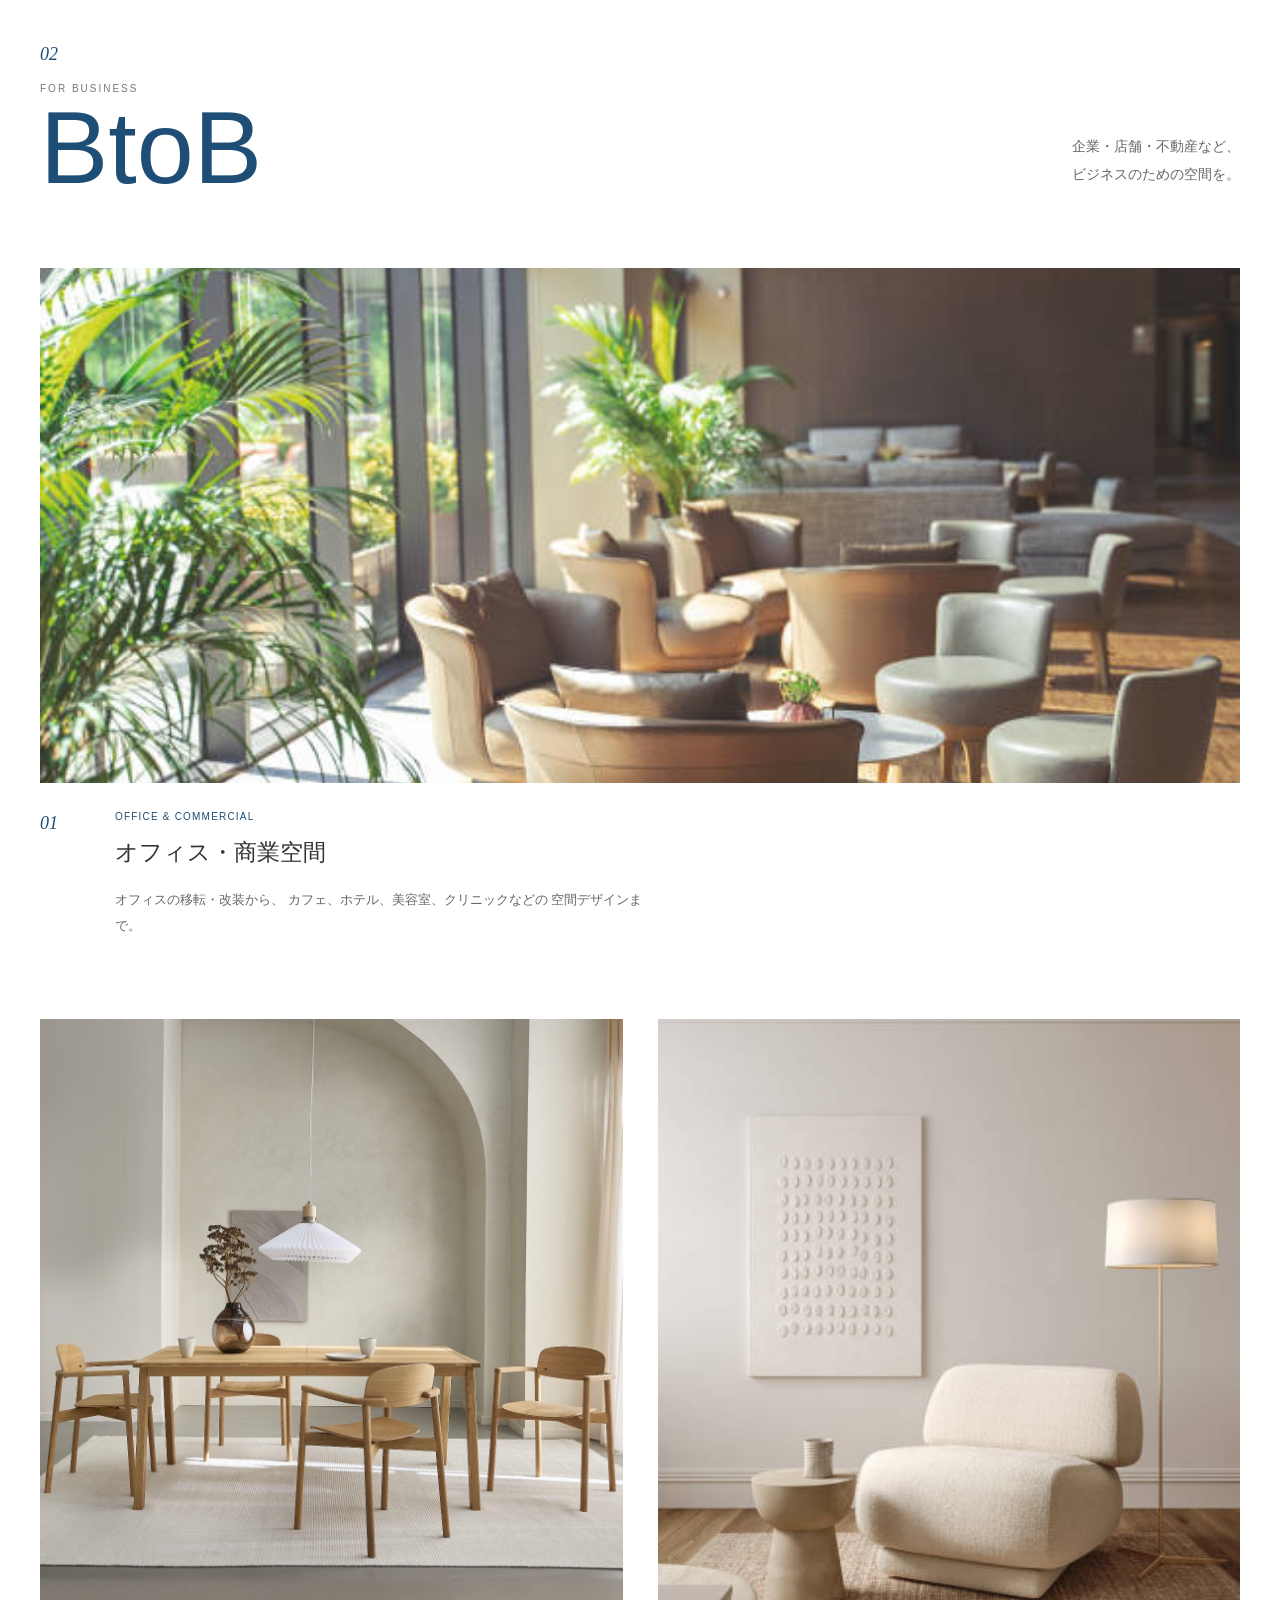
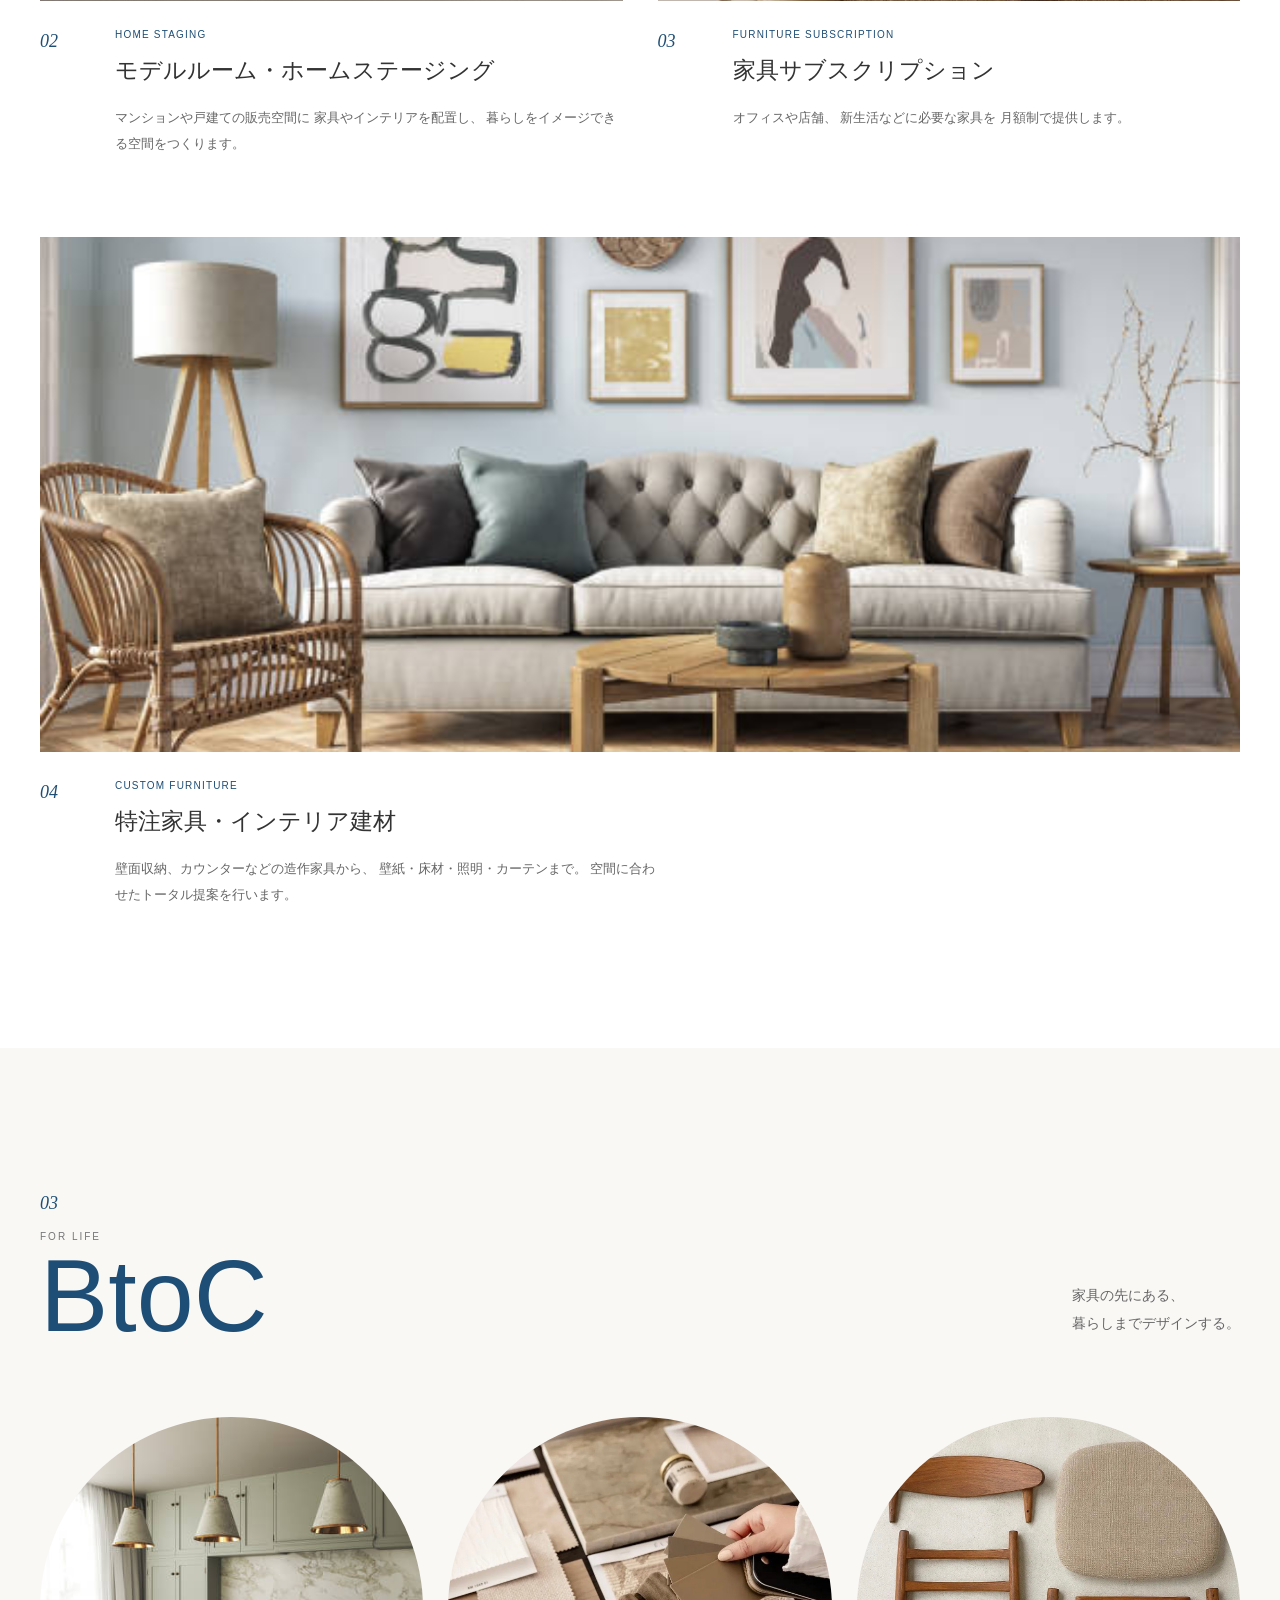
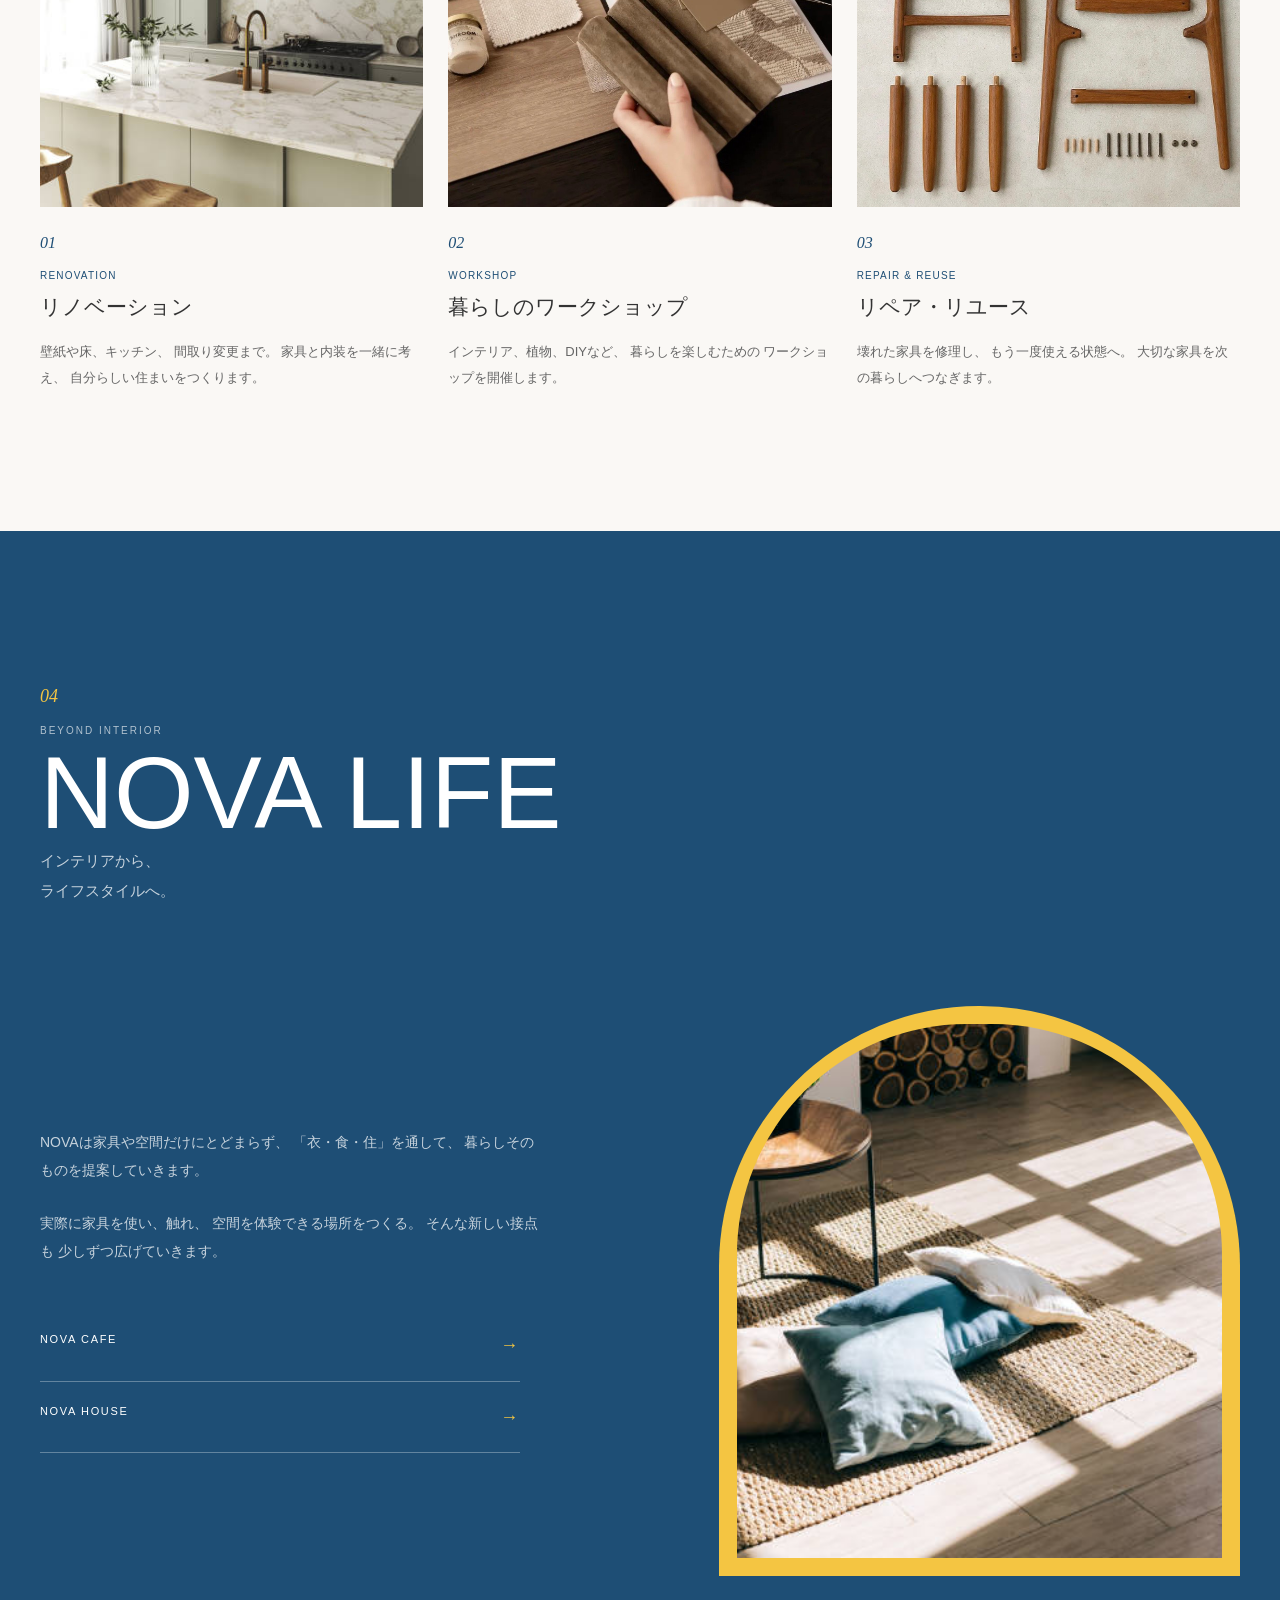
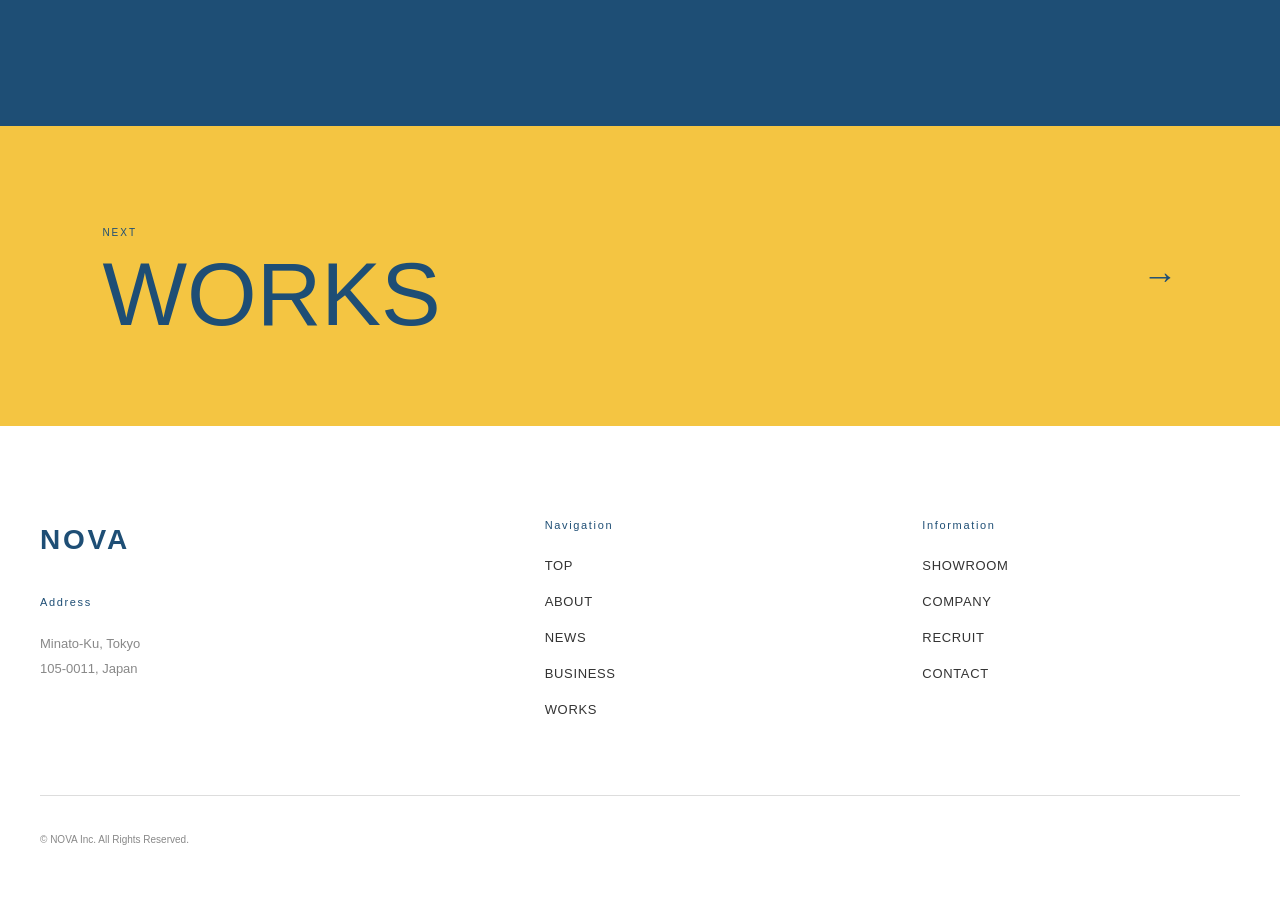
<file: Corporatewebsite/business.html>
<!DOCTYPE html>
<html lang="ja">

<head>
    <meta charset="UTF-8">
    <meta name="viewport" content="width=device-width, initial-scale=1.0">
    <meta name="description" content="NOVAが手がけるオフィス・商業空間からホームステージング、家具サブスクリプションまでの事業内容を紹介します。">

    <title>BUSINESS | NOVA</title>

    <link rel="stylesheet" href="./css/style.css">
    <link rel="stylesheet" href="./css/business.css">
</head>

<body>

    <header class="header">

        <a href="index.html" class="logo">NOVA</a>

        <button class="hamburger" id="js-hamburger" aria-label="メニューを開閉する" aria-expanded="false">
            <span></span>
            <span></span>
            <span></span>
        </button>

        <nav class="nav" id="js-nav">
            <a href="index.html">TOP</a>
            <a href="about.html">ABOUT</a>
            <a href="news.html">NEWS</a>
            <a href="business.html" class="active">BUSINESS</a>

            <a href="works.html">WORKS</a>
            <a href="showroom.html">SHOWROOM</a>
            <a href="company.html">COMPANY</a>
            <a href="recruit.html">RECRUIT</a>
            <a href="contact.html">CONTACT</a>
        </nav>

    </header>


    <main>

        <!-- HERO -->

        <section class="business-hero">

            <div class="business-hero-inner">

                <p class="page-number">03</p>
                <p class="page-label">WHAT WE DO</p>
                <h1>BUSINESS</h1>

                <p class="business-hero-copy">
                    家具から空間まで。<br>
                    暮らしと場所の可能性を<br>
                    トータルにデザインします。
                </p>

            </div>

            <div class="business-hero-arch">
                <div class="business-hero-arch-image">
                    <img src="images/work_corporate_business_01.jpg" alt="NOVAが手がけたオフィス空間">
                </div>
            </div>

        </section>


        <!-- INTRO -->

        <section class="business-intro">

            <div class="section-inner">

                <div class="business-intro-top">
                    <p class="section-label">OUR BUSINESS</p>
                    <p class="section-number">01</p>
                </div>

                <div class="business-intro-content">

                    <h2>
                        空間をつくることは、<br>
                        その先の時間をつくること。
                    </h2>

                    <div>
                        <p>
                            NOVAは、家具を中心に、
                            空間デザイン・リノベーション・
                            インテリアコーディネートまで、
                            空間に関わる幅広いサービスを展開しています。
                        </p>
                        <p>
                            「何を置くか」だけではなく、
                            「そこでどう過ごすか」まで考える。
                            それが私たちの空間づくりです。
                        </p>
                    </div>

                </div>

            </div>

        </section>


        <!-- BTOB -->

        <section class="business-btob">

            <div class="section-inner">

                <div class="business-section-heading">
                    <div>
                        <p class="section-number">02</p>
                        <p class="section-label">FOR BUSINESS</p>
                        <h2>BtoB</h2>
                    </div>
                    <p class="heading-copy">
                        企業・店舗・不動産など、<br>
                        ビジネスのための空間を。
                    </p>
                </div>

                <div class="btob-grid">

                    <article class="btob-card btob-card-large">
                        <div class="btob-card-image">
                            <img src="images/work_corporate_business_02.jpg" alt="商業施設">
                        </div>
                        <div class="btob-card-info">
                            <div class="btob-card-number">01</div>
                            <div>
                                <p class="btob-card-en">OFFICE & COMMERCIAL</p>
                                <h3>オフィス・商業空間</h3>
                                <p>
                                    オフィスの移転・改装から、
                                    カフェ、ホテル、美容室、クリニックなどの
                                    空間デザインまで。
                                </p>
                            </div>
                        </div>
                    </article>

                    <article class="btob-card">
                        <div class="btob-card-image">
                            <img src="images/work_corporate_business_03.jpg" alt="モデルルームのホームステージング事例">
                        </div>
                        <div class="btob-card-info">
                            <div class="btob-card-number">02</div>
                            <div>
                                <p class="btob-card-en">HOME STAGING</p>
                                <h3>モデルルーム・ホームステージング</h3>
                                <p>
                                    マンションや戸建ての販売空間に
                                    家具やインテリアを配置し、
                                    暮らしをイメージできる空間をつくります。
                                </p>
                            </div>
                        </div>
                    </article>

                    <article class="btob-card">
                        <div class="btob-card-image">
                            <img src="images/work_corporate_business_04.jpg" alt="家具サブスクリプションの利用イメージ">
                        </div>
                        <div class="btob-card-info">
                            <div class="btob-card-number">03</div>
                            <div>
                                <p class="btob-card-en">FURNITURE SUBSCRIPTION</p>
                                <h3>家具サブスクリプション</h3>
                                <p>
                                    オフィスや店舗、
                                    新生活などに必要な家具を
                                    月額制で提供します。
                                </p>
                            </div>
                        </div>
                    </article>

                    <article class="btob-card btob-card-wide">
                        <div class="btob-card-image">
                            <img src="images/work_corporate_business_05.jpg" alt="特注家具">
                        </div>
                        <div class="btob-card-info">
                            <div class="btob-card-number">04</div>
                            <div>
                                <p class="btob-card-en">CUSTOM FURNITURE</p>
                                <h3>特注家具・インテリア建材</h3>
                                <p>
                                    壁面収納、カウンターなどの造作家具から、
                                    壁紙・床材・照明・カーテンまで。
                                    空間に合わせたトータル提案を行います。
                                </p>
                            </div>
                        </div>
                    </article>

                </div>
            </div>

        </section>


        <!-- BTOC -->

        <section class="business-btoc">

            <div class="section-inner">

                <div class="business-section-heading">
                    <div>
                        <p class="section-number">03</p>
                        <p class="section-label">FOR LIFE</p>
                        <h2>BtoC</h2>
                    </div>
                    <p class="heading-copy">
                        家具の先にある、<br>
                        暮らしまでデザインする。
                    </p>
                </div>

                <div class="btoc-grid">

                    <article class="btoc-card">
                        <div class="btoc-image">
                            <img src="images/work_corporate_business_06.jpg" alt="キッチン内観">
                        </div>
                        <div class="btoc-content">
                            <span>01</span>
                            <p>RENOVATION</p>
                            <h3>リノベーション</h3>
                            <p>
                                壁紙や床、キッチン、
                                間取り変更まで。
                                家具と内装を一緒に考え、
                                自分らしい住まいをつくります。
                            </p>
                        </div>
                    </article>

                    <article class="btoc-card">
                        <div class="btoc-image">
                            <img src="images/work_corporate_business_07.jpg" alt="暮らしのワークショップの様子">
                        </div>
                        <div class="btoc-content">
                            <span>02</span>
                            <p>WORKSHOP</p>
                            <h3>暮らしのワークショップ</h3>
                            <p>
                                インテリア、植物、DIYなど、
                                暮らしを楽しむための
                                ワークショップを開催します。
                            </p>
                        </div>
                    </article>

                    <article class="btoc-card">
                        <div class="btoc-image">
                            <img src="images/work_corporate_business_08.jpg" alt="家具のリペア作業の様子">
                        </div>
                        <div class="btoc-content">
                            <span>03</span>
                            <p>REPAIR & REUSE</p>
                            <h3>リペア・リユース</h3>
                            <p>
                                壊れた家具を修理し、
                                もう一度使える状態へ。
                                大切な家具を次の暮らしへつなぎます。
                            </p>
                        </div>
                    </article>

                </div>
            </div>
        </section>


        <!-- NOVA LIFE -->

        <section class="nova-life">

            <div class="section-inner">

                <div class="nova-life-top">
                    <div>
                        <p class="section-number">04</p>
                        <p class="section-label">BEYOND INTERIOR</p>
                        <h2>NOVA LIFE</h2>
                    </div>
                    <p>
                        インテリアから、<br>
                        ライフスタイルへ。
                    </p>
                </div>

                <div class="nova-life-main">

                    <div class="nova-life-text">
                        <p>
                            NOVAは家具や空間だけにとどまらず、
                            「衣・食・住」を通して、
                            暮らしそのものを提案していきます。
                        </p>
                        <p>
                            実際に家具を使い、触れ、
                            空間を体験できる場所をつくる。
                            そんな新しい接点も
                            少しずつ広げていきます。
                        </p>

                        <div class="nova-life-links">
                            <a href="#">
                                <span>NOVA CAFE</span>
                                <strong>→</strong>
                            </a>
                            <a href="#">
                                <span>NOVA HOUSE</span>
                                <strong>→</strong>
                            </a>
                        </div>
                    </div>

                    <div class="nova-life-arch">
                        <div class="nova-life-arch-image">
                            <img src="images/work_corporate_business_09.jpg" alt="暮らしのイメージ">
                        </div>
                    </div>

                </div>
            </div>

        </section>


        <!-- NEXT -->

        <section class="business-next">
            <a href="works.html">
                <div>
                    <span>NEXT</span>
                    <h2 class="reveal-slide">WORKS</h2>
                </div>
                <strong>→</strong>
            </a>
        </section>

    </main>


    <footer class="footer">
        <div class="footer-inner">

            <div class="footer-col footer-info">
                <div class="footer-logo">NOVA</div>
                <div class="footer-section">
                    <p class="footer-heading">Address</p>
                    <p>
                        Minato-Ku, Tokyo<br>
                        105-0011, Japan
                    </p>
                </div>
            </div>

            <div class="footer-col">
                <p class="footer-heading">Navigation</p>
                <a href="index.html">TOP</a>
                <a href="about.html">ABOUT</a>
                <a href="news.html">NEWS</a>
                <a href="business.html">BUSINESS</a>
                <a href="works.html">WORKS</a>
            </div>

            <div class="footer-col">
                <p class="footer-heading">Information</p>
                <a href="showroom.html">SHOWROOM</a>
                <a href="company.html">COMPANY</a>
                <a href="recruit.html">RECRUIT</a>
                <a href="contact.html">CONTACT</a>
            </div>

        </div>

        <div class="footer-bottom">
            <p>© NOVA Inc. All Rights Reserved.</p>
        </div>
    </footer>

    <script src="js/main.js"></script>

</body>

</html>
</file>
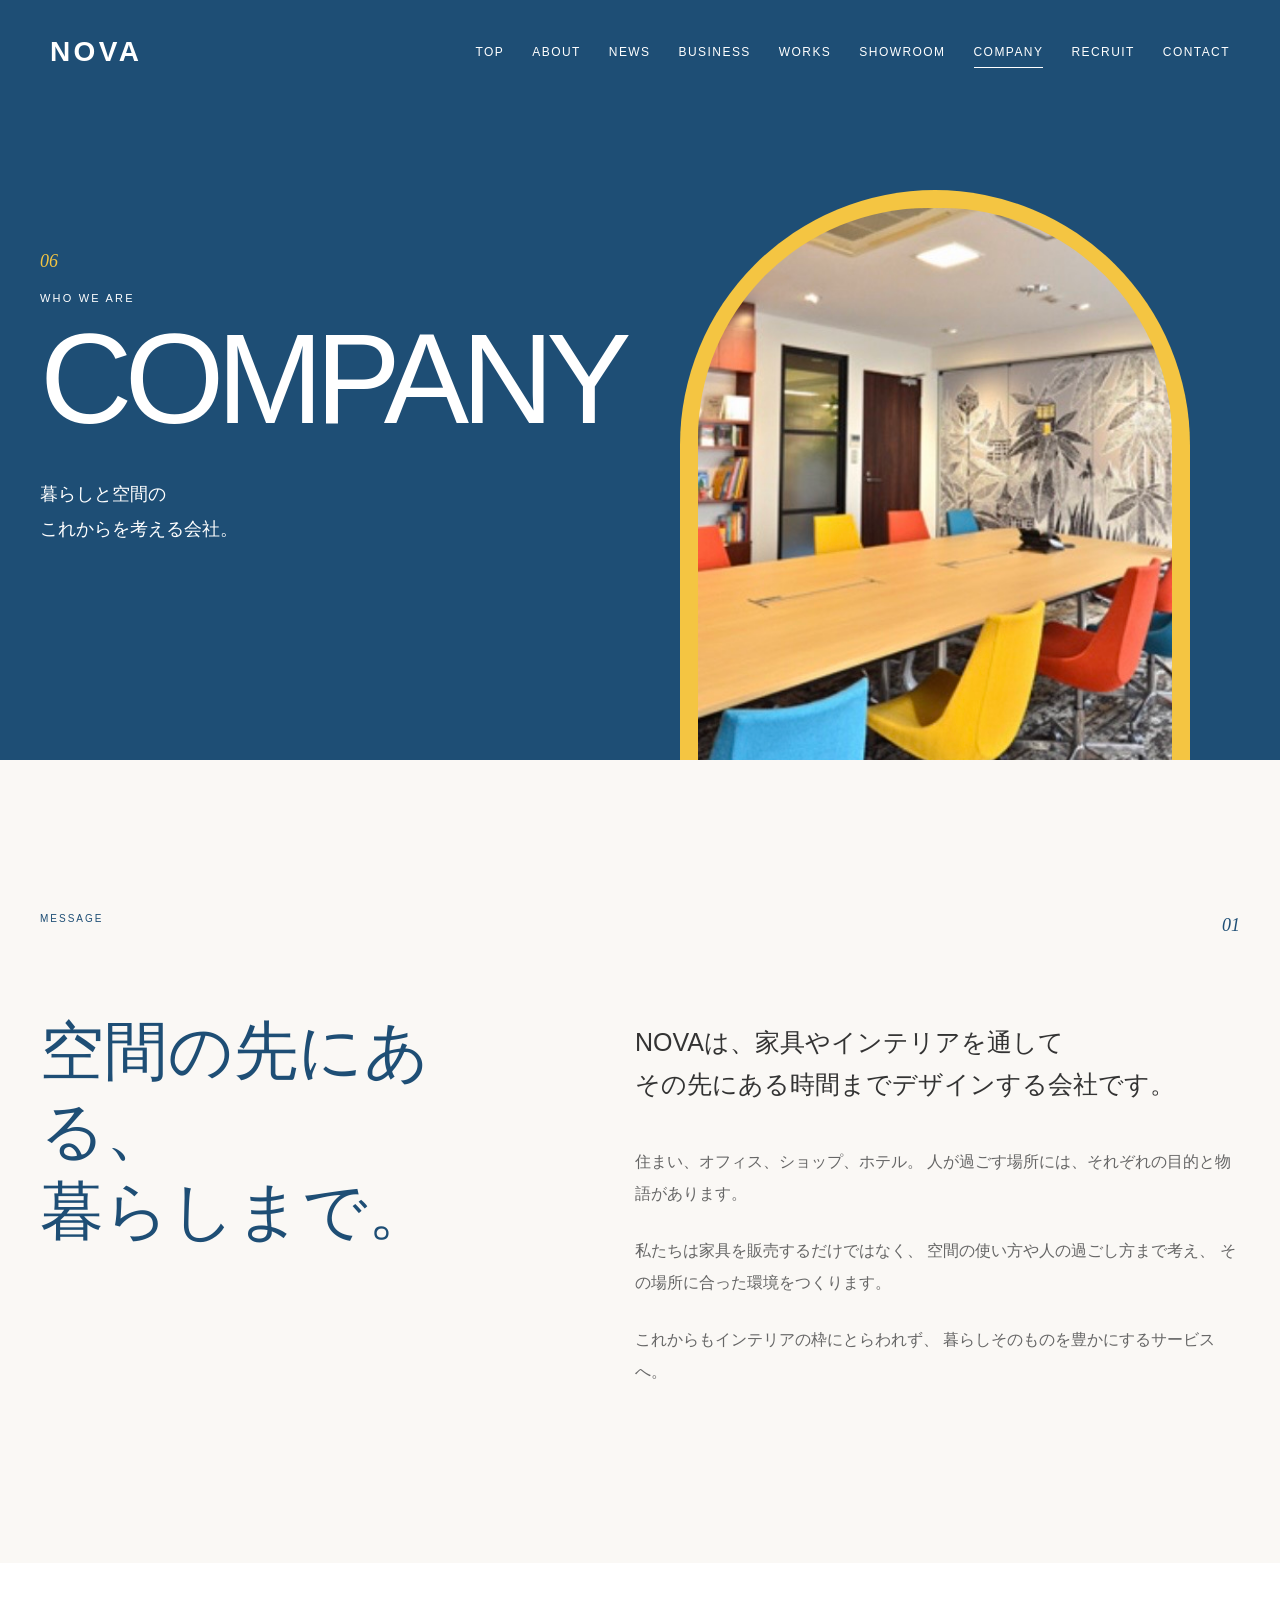
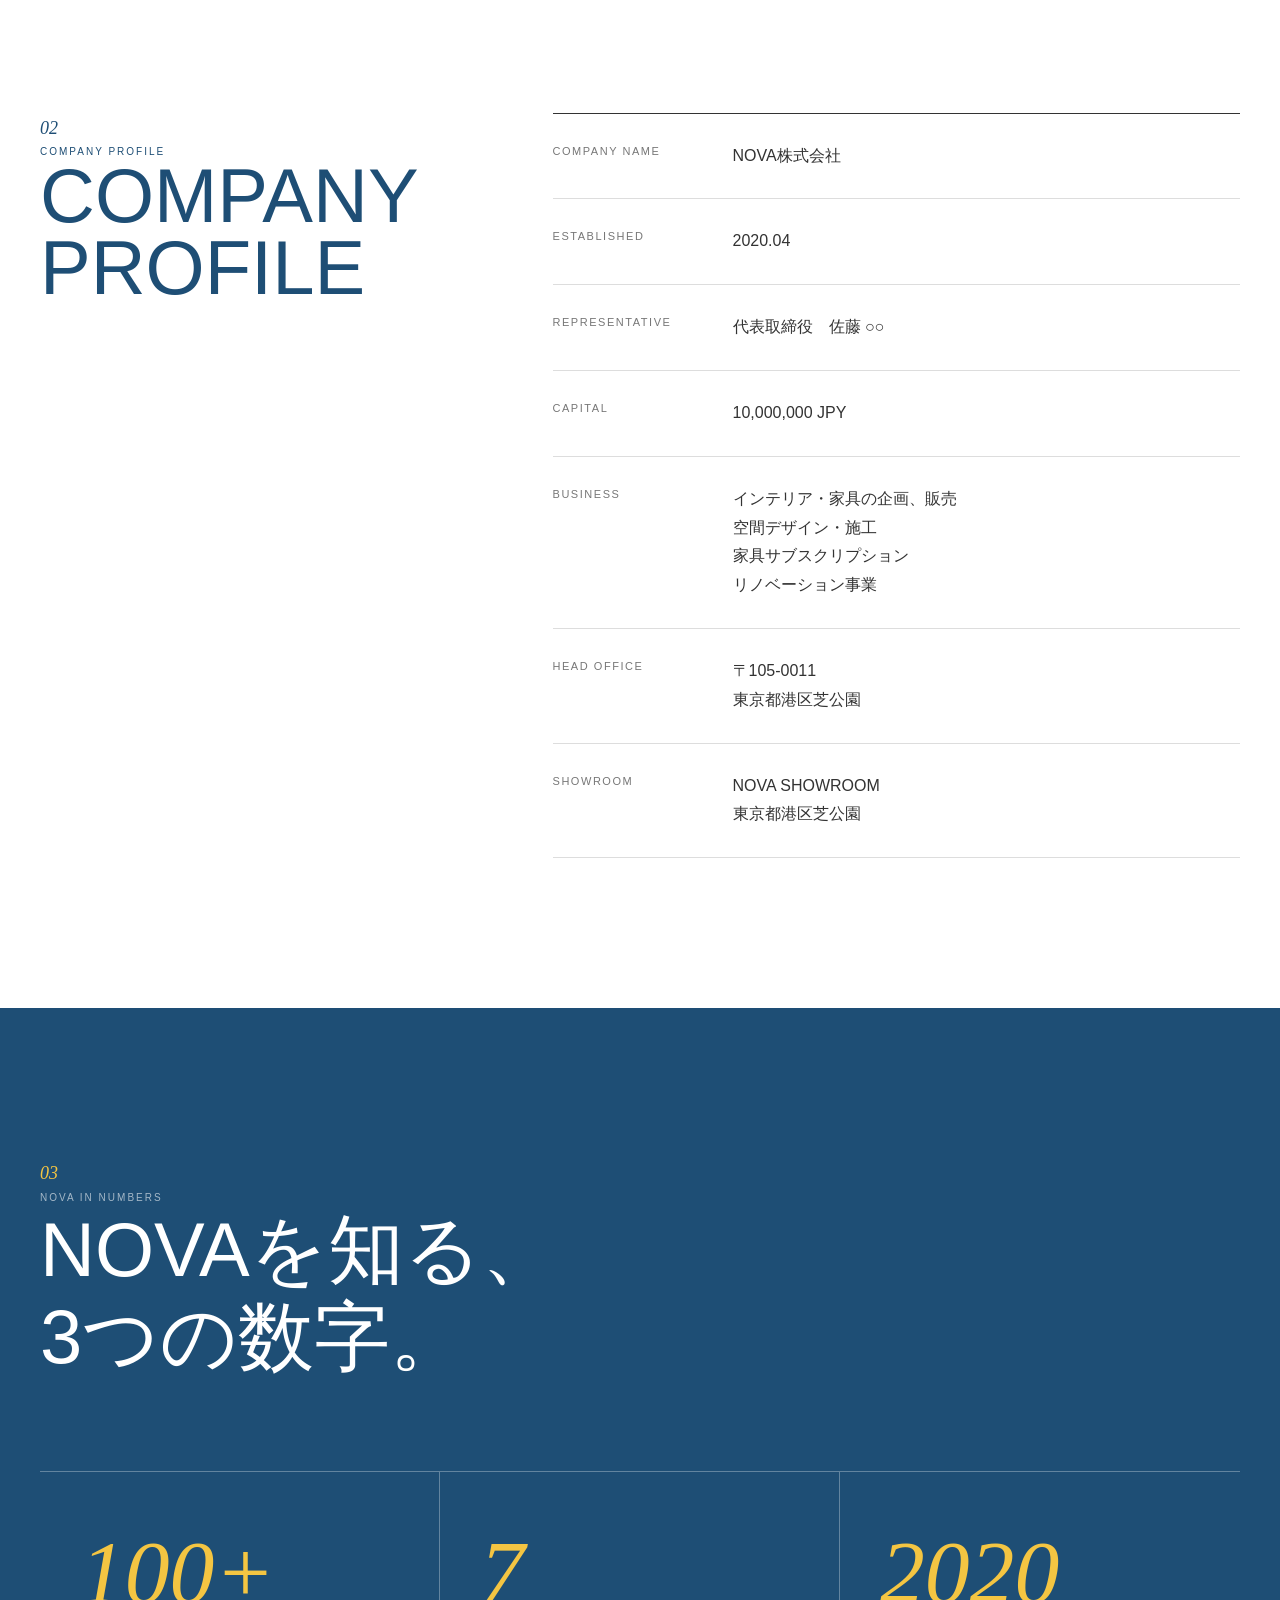
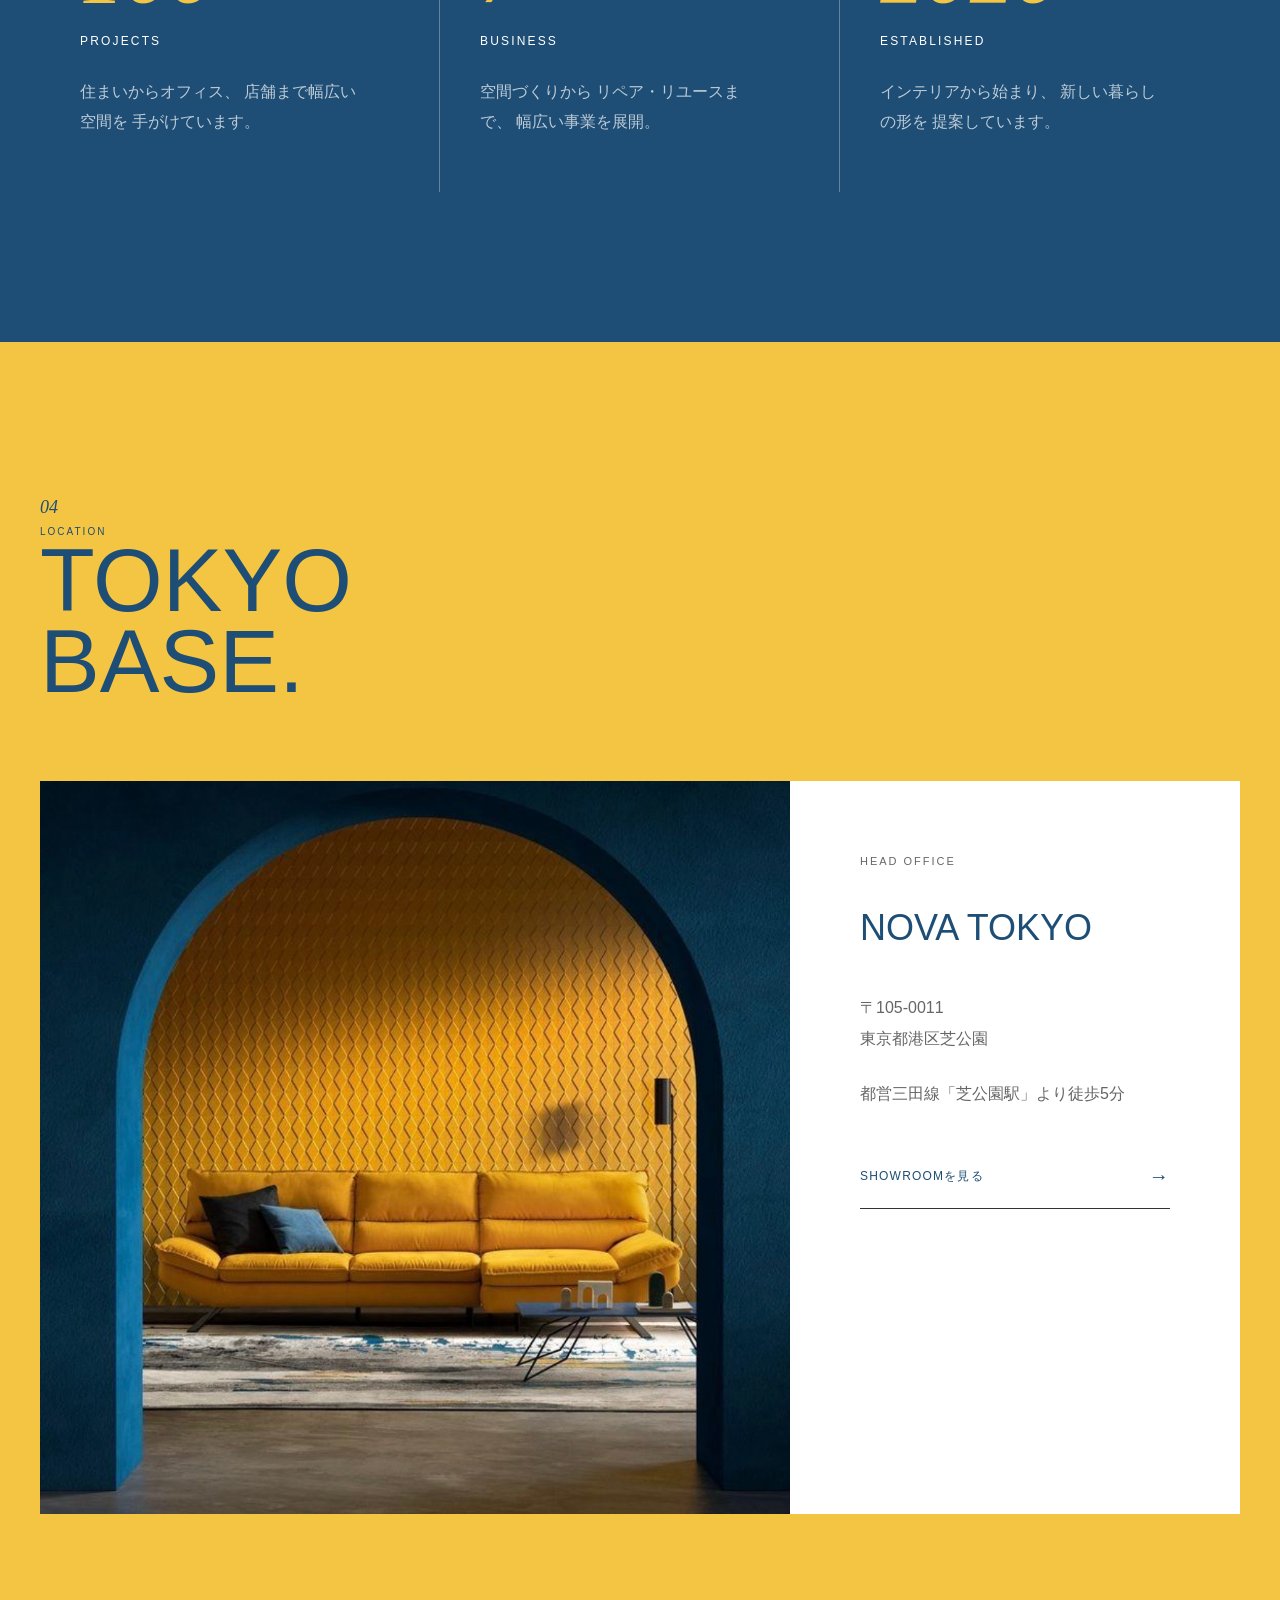
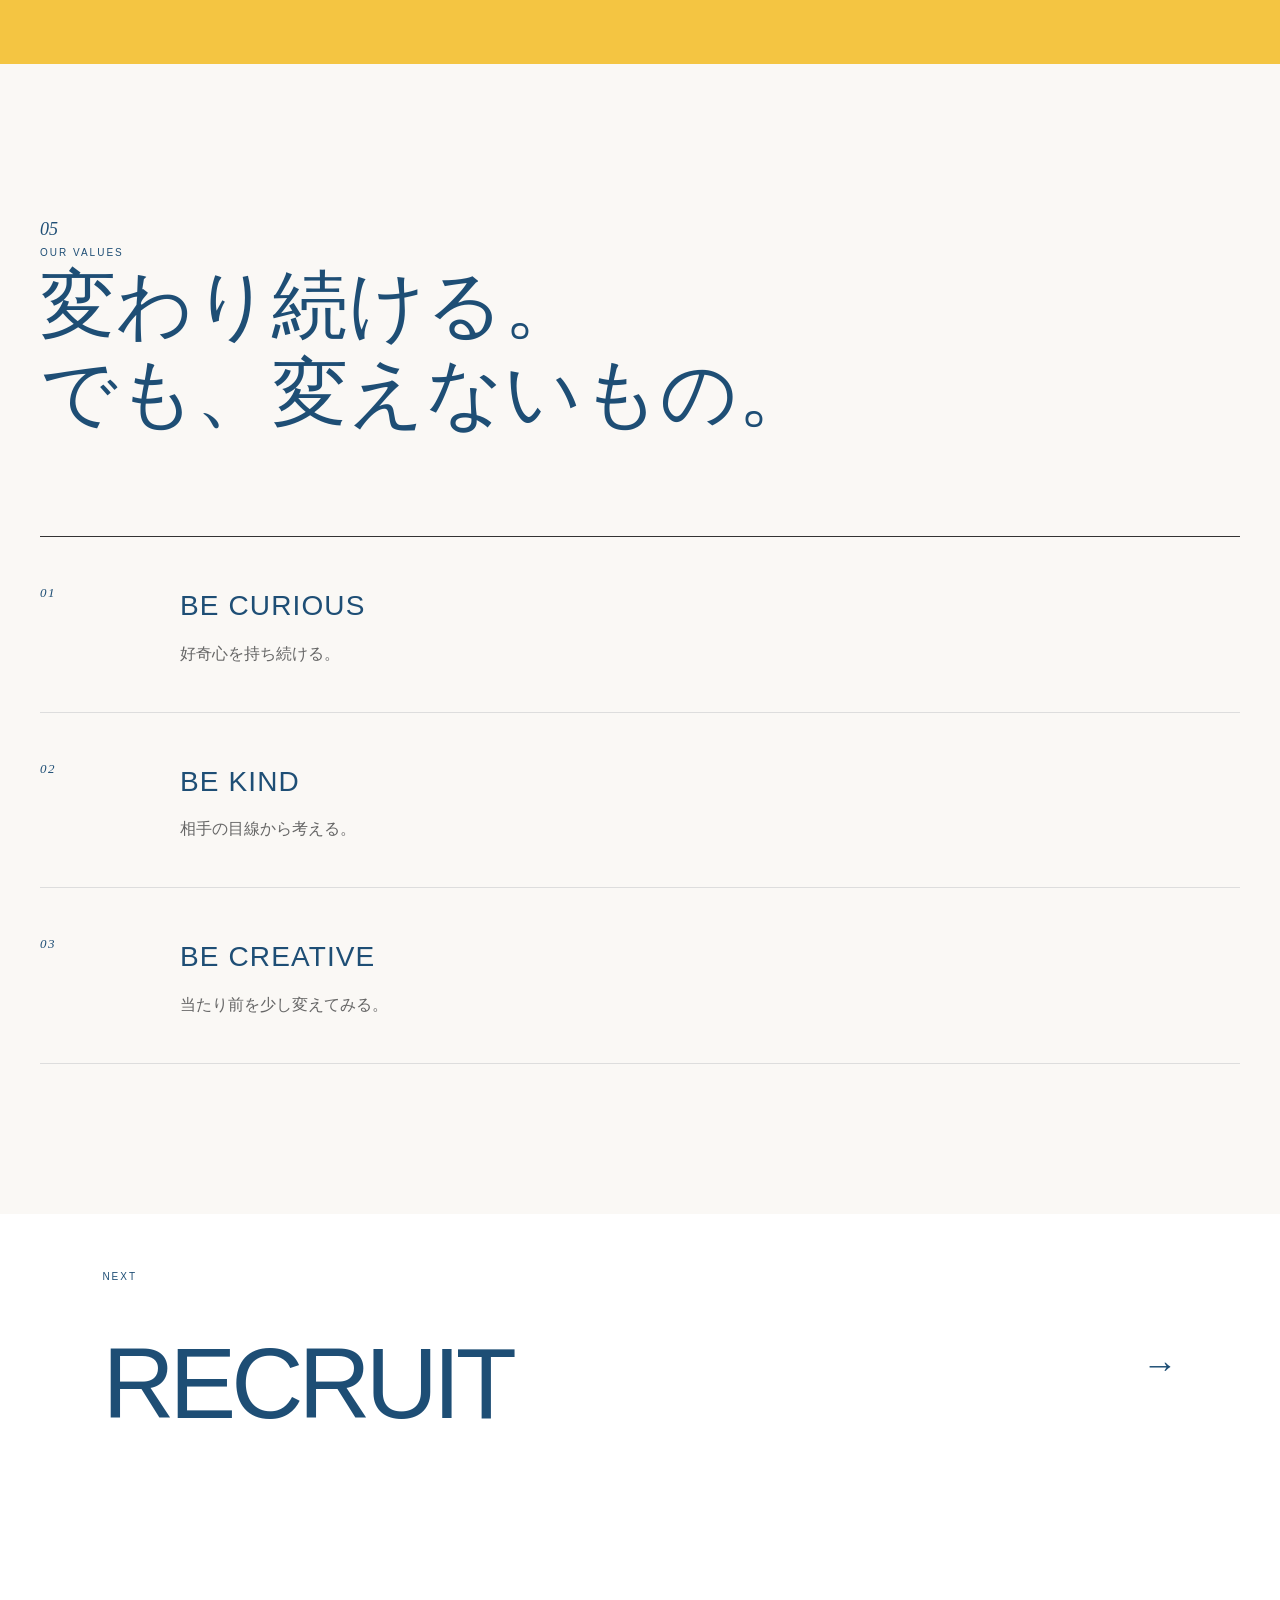
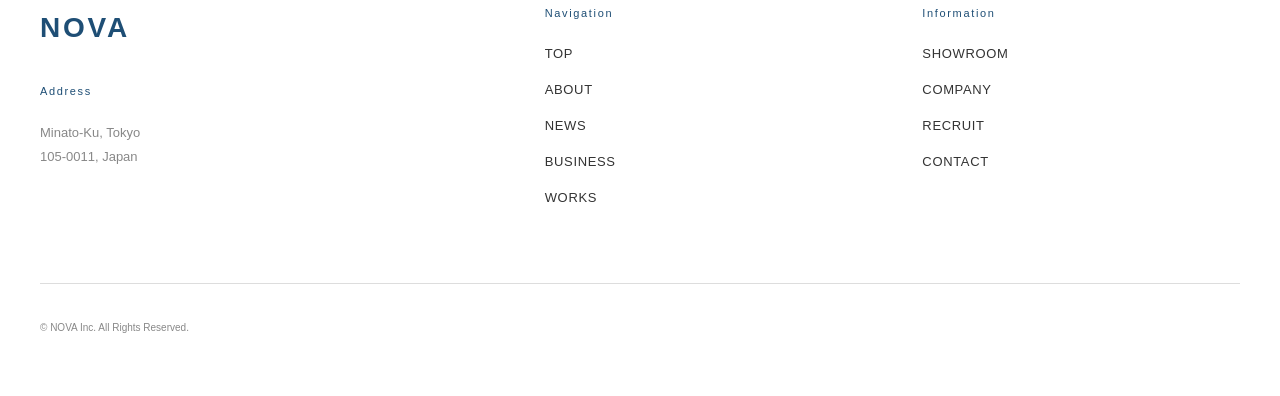
<file: Corporatewebsite/company.html>
<!DOCTYPE html>
<html lang="ja">

<head>
    <meta charset="UTF-8">
    <meta name="viewport" content="width=device-width, initial-scale=1.0">
    <meta name="description" content="NOVAの会社概要、数字で見るNOVA、拠点情報、大切にしている価値観を紹介するCOMPANYページです。">

    <title>COMPANY | NOVA</title>

    <link rel="stylesheet" href="./css/style.css">
    <link rel="stylesheet" href="./css/company.css">
</head>

<body>

    <header class="header">

        <a href="index.html" class="logo">NOVA</a>

        <button class="hamburger" id="js-hamburger" aria-label="メニューを開閉する" aria-expanded="false">
            <span></span>
            <span></span>
            <span></span>
        </button>

        <nav class="nav" id="js-nav">
            <a href="index.html">TOP</a>
            <a href="about.html">ABOUT</a>
            <a href="news.html">NEWS</a>
            <a href="business.html">BUSINESS</a>
            <a href="works.html">WORKS</a>
            <a href="showroom.html">SHOWROOM</a>
            <a href="company.html" class="active">COMPANY</a>
            <a href="recruit.html">RECRUIT</a>
            <a href="contact.html">CONTACT</a>
        </nav>

    </header>


    <main>

        <!-- HERO -->

        <section class="company-hero">

            <div class="company-hero-inner">
                <div class="company-hero-copy">
                    <p class="page-number">06</p>
                    <p class="hero-label">WHO WE ARE</p>
                    <h1>
                        COMPANY
                    </h1>
                    <p class="hero-description">
                        暮らしと空間の<br>
                        これからを考える会社。
                    </p>
                </div>
            </div>

            <div class="company-hero-visual">
                <div class="company-arch">
                    <img src="images/work_corporate_company_07_01.jpg" alt="NOVAオフィスの内観">
                </div>
            </div>

        </section>


        <!-- MESSAGE -->

        <section class="company-message">

            <div class="section-inner">

                <div class="company-heading-top">
                    <p class="section-label">MESSAGE</p>
                    <p class="section-number">01</p>
                </div>

                <div class="company-message-content">

                    <h2>
                        空間の先にある、<br>
                        暮らしまで。
                    </h2>

                    <div class="company-message-text">
                        <p class="lead">
                            NOVAは、家具やインテリアを通して<br>
                            その先にある時間までデザインする会社です。
                        </p>
                        <p>
                            住まい、オフィス、ショップ、ホテル。
                            人が過ごす場所には、それぞれの目的と物語があります。
                        </p>
                        <p>
                            私たちは家具を販売するだけではなく、
                            空間の使い方や人の過ごし方まで考え、
                            その場所に合った環境をつくります。
                        </p>
                        <p>
                            これからもインテリアの枠にとらわれず、
                            暮らしそのものを豊かにするサービスへ。
                        </p>
                    </div>

                </div>

            </div>

        </section>


        <!-- COMPANY PROFILE -->

        <section class="company-profile">

            <div class="section-inner">

                <div class="profile-heading">
                    <p class="section-number">02</p>
                    <p class="section-label">COMPANY PROFILE</p>
                    <h2>
                        COMPANY<br>
                        PROFILE
                    </h2>
                </div>

                <div class="profile-table">

                    <div class="profile-row">
                        <dt>COMPANY NAME</dt>
                        <dd>NOVA株式会社</dd>
                    </div>

                    <div class="profile-row">
                        <dt>ESTABLISHED</dt>
                        <dd>2020.04</dd>
                    </div>

                    <div class="profile-row">
                        <dt>REPRESENTATIVE</dt>
                        <dd>代表取締役　佐藤 ○○</dd>
                    </div>

                    <div class="profile-row">
                        <dt>CAPITAL</dt>
                        <dd>10,000,000 JPY</dd>
                    </div>

                    <div class="profile-row">
                        <dt>BUSINESS</dt>
                        <dd>
                            インテリア・家具の企画、販売<br>
                            空間デザイン・施工<br>
                            家具サブスクリプション<br>
                            リノベーション事業
                        </dd>
                    </div>

                    <div class="profile-row">
                        <dt>HEAD OFFICE</dt>
                        <dd>
                            〒105-0011<br>
                            東京都港区芝公園
                        </dd>
                    </div>

                    <div class="profile-row">
                        <dt>SHOWROOM</dt>
                        <dd>
                            NOVA SHOWROOM<br>
                            東京都港区芝公園
                        </dd>
                    </div>

                </div>

            </div>

        </section>


        <!-- NUMBERS -->

        <section class="company-numbers">

            <div class="section-inner">

                <div class="numbers-heading">
                    <p class="section-number">03</p>
                    <p class="section-label">NOVA IN NUMBERS</p>
                    <h2>
                        NOVAを知る、<br>
                        3つの数字。
                    </h2>
                </div>

                <div class="numbers-grid">

                    <div class="number-item">
                        <span class="number">100+</span>
                        <p class="number-title">PROJECTS</p>
                        <p>
                            住まいからオフィス、
                            店舗まで幅広い空間を
                            手がけています。
                        </p>
                    </div>

                    <div class="number-item">
                        <span class="number">7</span>
                        <p class="number-title">BUSINESS</p>
                        <p>
                            空間づくりから
                            リペア・リユースまで、
                            幅広い事業を展開。
                        </p>
                    </div>

                    <div class="number-item">
                        <span class="number">2020</span>
                        <p class="number-title">ESTABLISHED</p>
                        <p>
                            インテリアから始まり、
                            新しい暮らしの形を
                            提案しています。
                        </p>
                    </div>

                </div>

            </div>

        </section>


        <!-- LOCATION -->

        <section class="company-location">

            <div class="section-inner">

                <div class="location-heading">
                    <p class="section-number">04</p>
                    <p class="section-label">LOCATION</p>
                    <h2>
                        TOKYO<br>
                        BASE.
                    </h2>
                </div>

                <div class="location-content">

                    <div class="location-image">
                        <img src="images/work_corporate_company_02.jpg" alt="Showroom">
                    </div>

                    <div class="location-info">
                        <p class="location-label">HEAD OFFICE</p>
                        <h3>NOVA TOKYO</h3>
                        <p>
                            〒105-0011<br>
                            東京都港区芝公園
                        </p>
                        <p>
                            都営三田線「芝公園駅」より徒歩5分
                        </p>
                        <a href="showroom.html" class="text-link">
                            SHOWROOMを見る
                            <span>→</span>
                        </a>
                    </div>

                </div>

            </div>

        </section>


        <!-- COMPANY VALUES -->

        <section class="company-values">

            <div class="section-inner">

                <div class="values-heading">
                    <p class="section-number">05</p>
                    <p class="section-label">OUR VALUES</p>
                    <h2>
                        変わり続ける。<br>
                        でも、変えないもの。
                    </h2>
                </div>

                <div class="values-list">

                    <div class="value-item">
                        <span>01</span>
                        <div>
                            <h3>BE CURIOUS</h3>
                            <p>好奇心を持ち続ける。</p>
                        </div>
                    </div>

                    <div class="value-item">
                        <span>02</span>
                        <div>
                            <h3>BE KIND</h3>
                            <p>相手の目線から考える。</p>
                        </div>
                    </div>

                    <div class="value-item">
                        <span>03</span>
                        <div>
                            <h3>BE CREATIVE</h3>
                            <p>当たり前を少し変えてみる。</p>
                        </div>
                    </div>

                </div>

            </div>

        </section>


        <!-- NEXT -->

        <section class="company-next">
            <a href="recruit.html">
                <div>
                    <span>NEXT</span>
                    <h2 class="reveal-slide">RECRUIT</h2>
                </div>
                <strong>→</strong>
            </a>
        </section>

    </main>


    <footer class="footer">
        <div class="footer-inner">

            <div class="footer-col footer-info">
                <div class="footer-logo">NOVA</div>
                <div class="footer-section">
                    <p class="footer-heading">Address</p>
                    <p>
                        Minato-Ku, Tokyo<br>
                        105-0011, Japan
                    </p>
                </div>
            </div>

            <div class="footer-col">
                <p class="footer-heading">Navigation</p>
                <a href="index.html">TOP</a>
                <a href="about.html">ABOUT</a>
                <a href="news.html">NEWS</a>
                <a href="business.html">BUSINESS</a>
                <a href="works.html">WORKS</a>
            </div>

            <div class="footer-col">
                <p class="footer-heading">Information</p>
                <a href="showroom.html">SHOWROOM</a>
                <a href="company.html">COMPANY</a>
                <a href="recruit.html">RECRUIT</a>
                <a href="contact.html">CONTACT</a>
            </div>

        </div>

        <div class="footer-bottom">
            <p>© NOVA Inc. All Rights Reserved.</p>
        </div>
    </footer>

    <script src="js/main.js"></script>

</body>

</html>
</file>
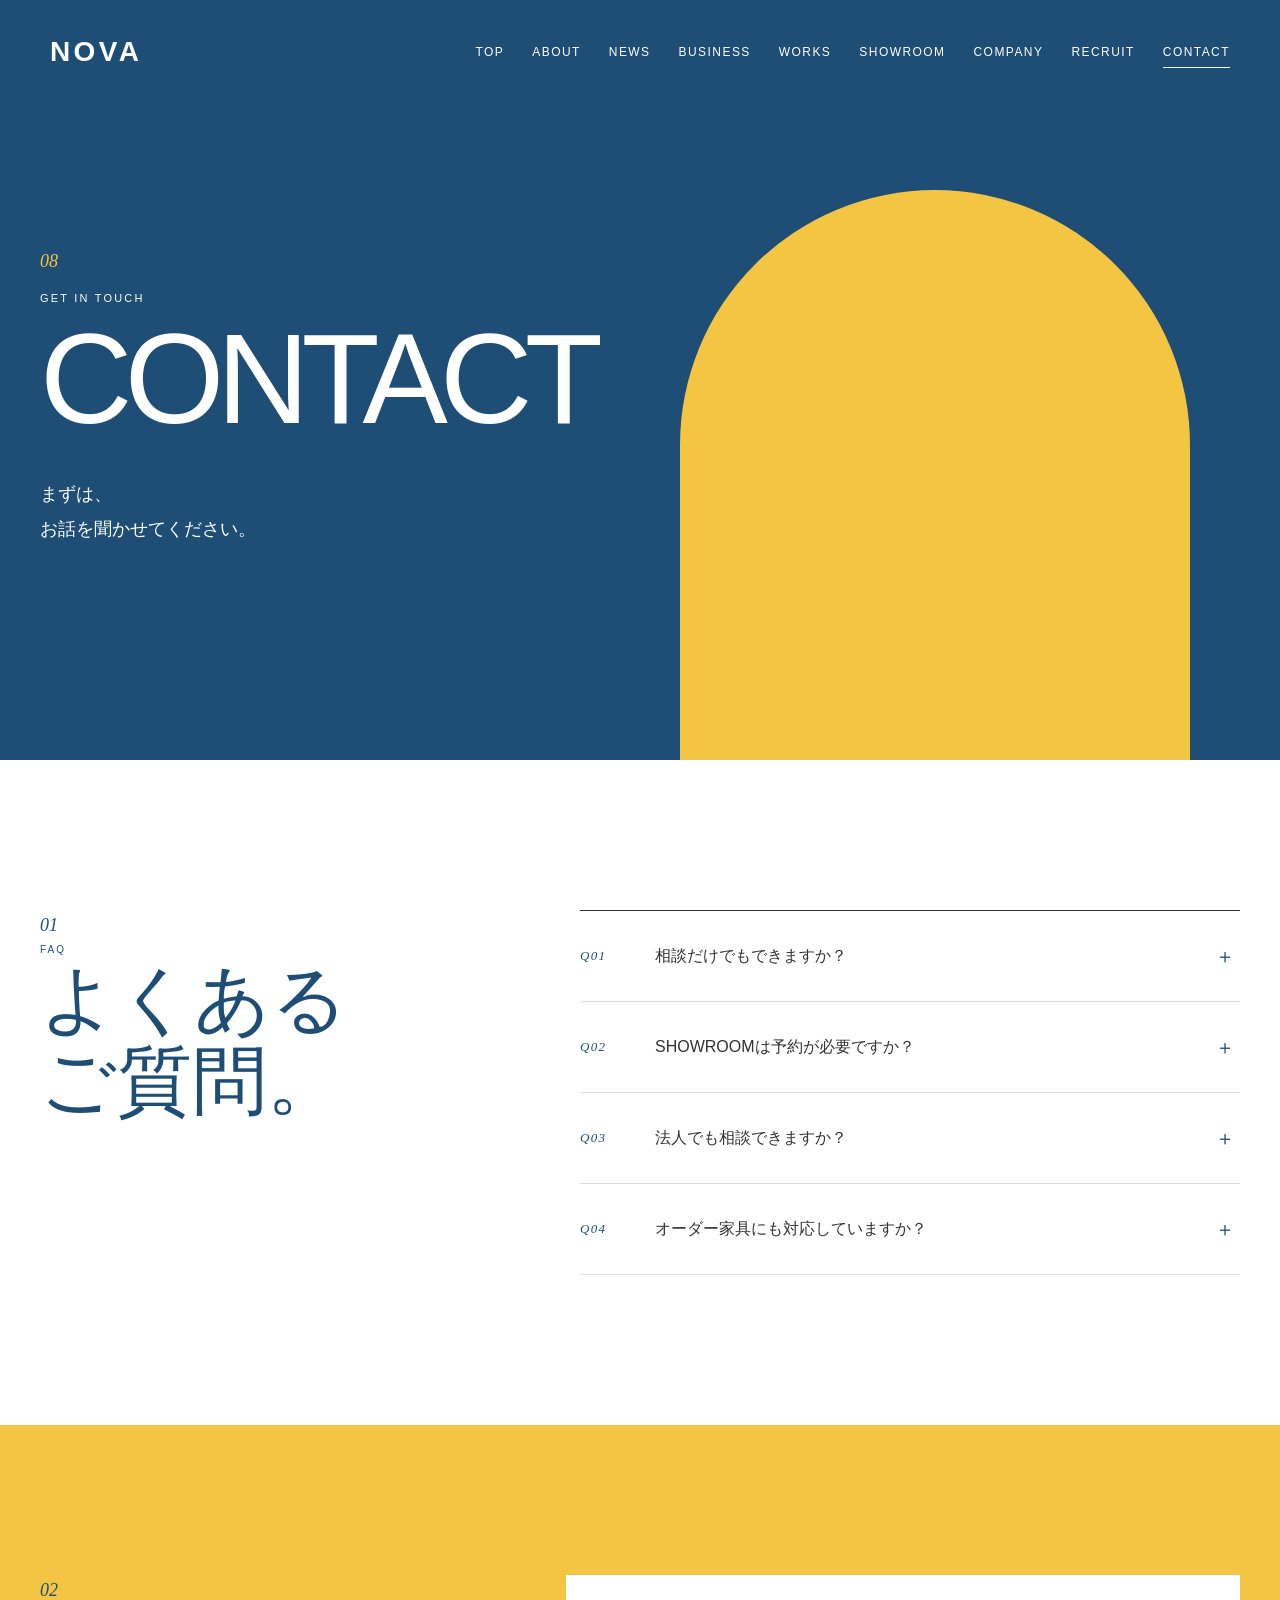
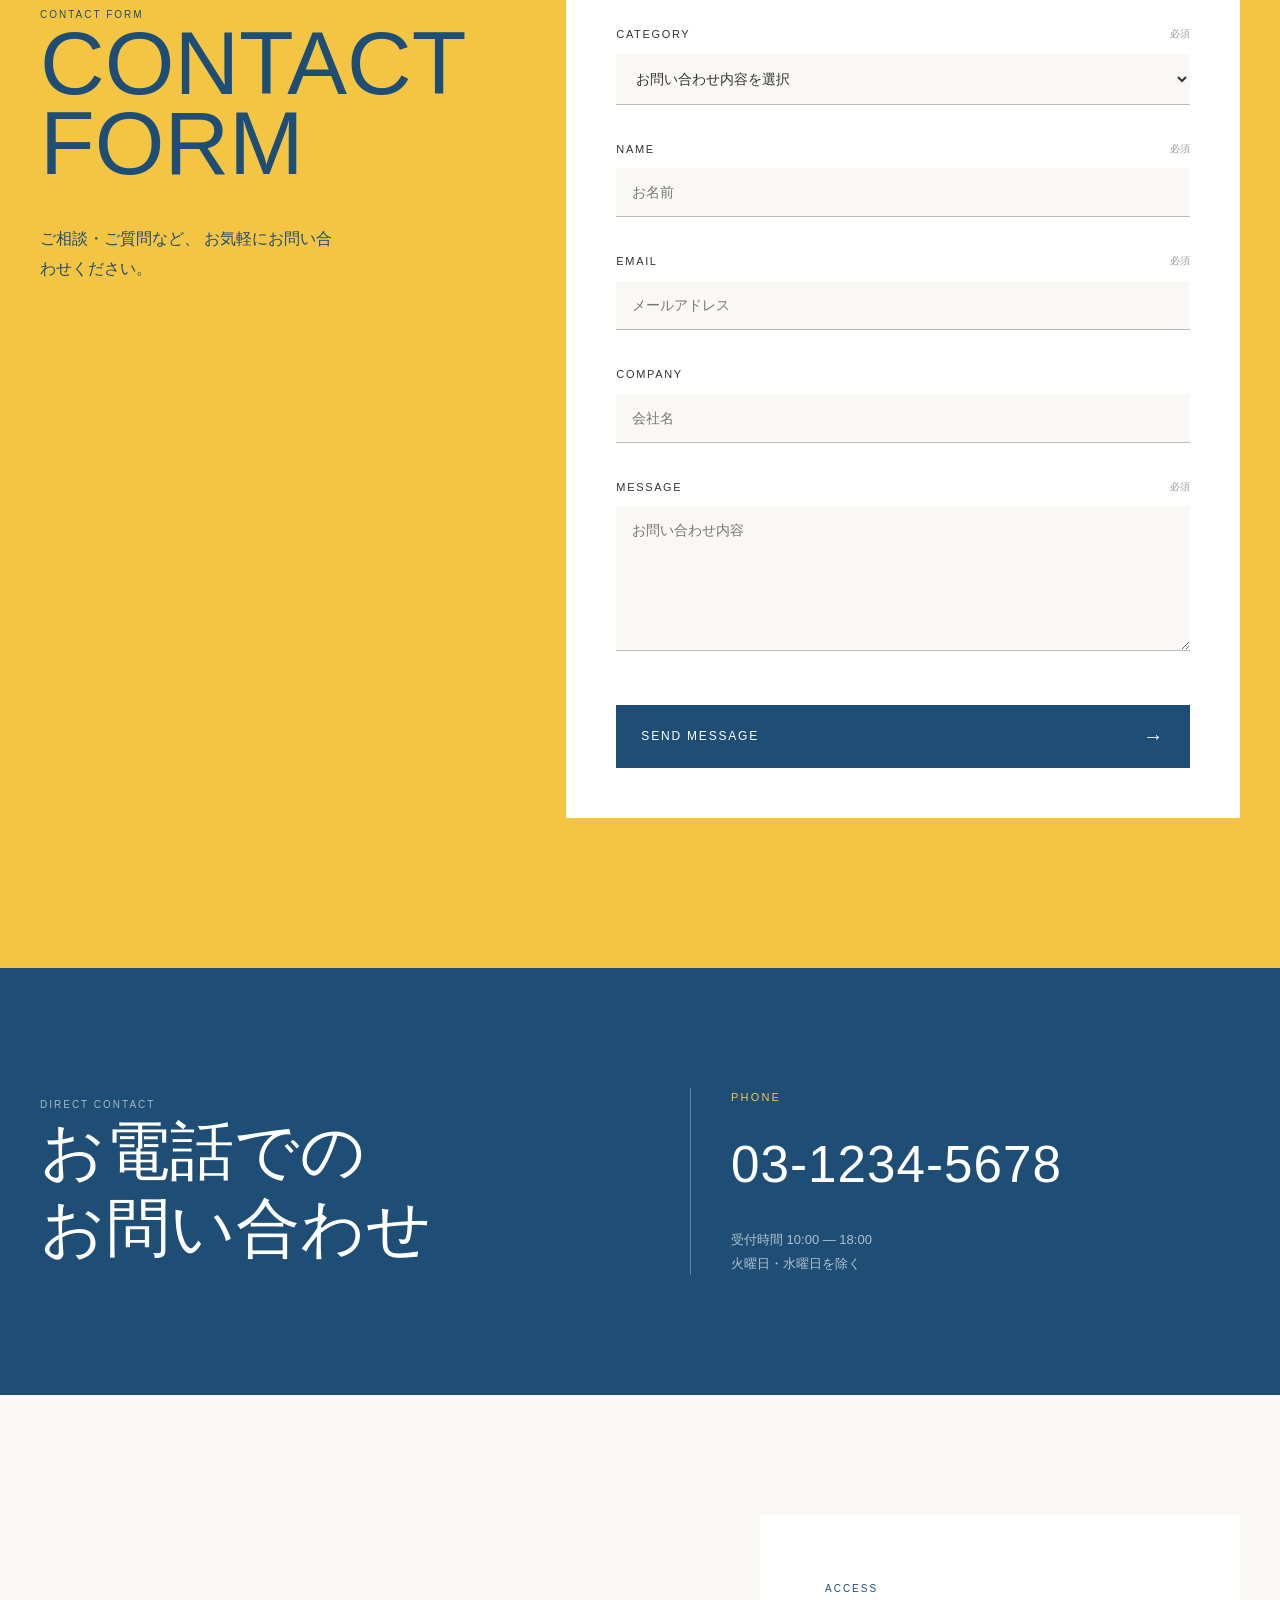
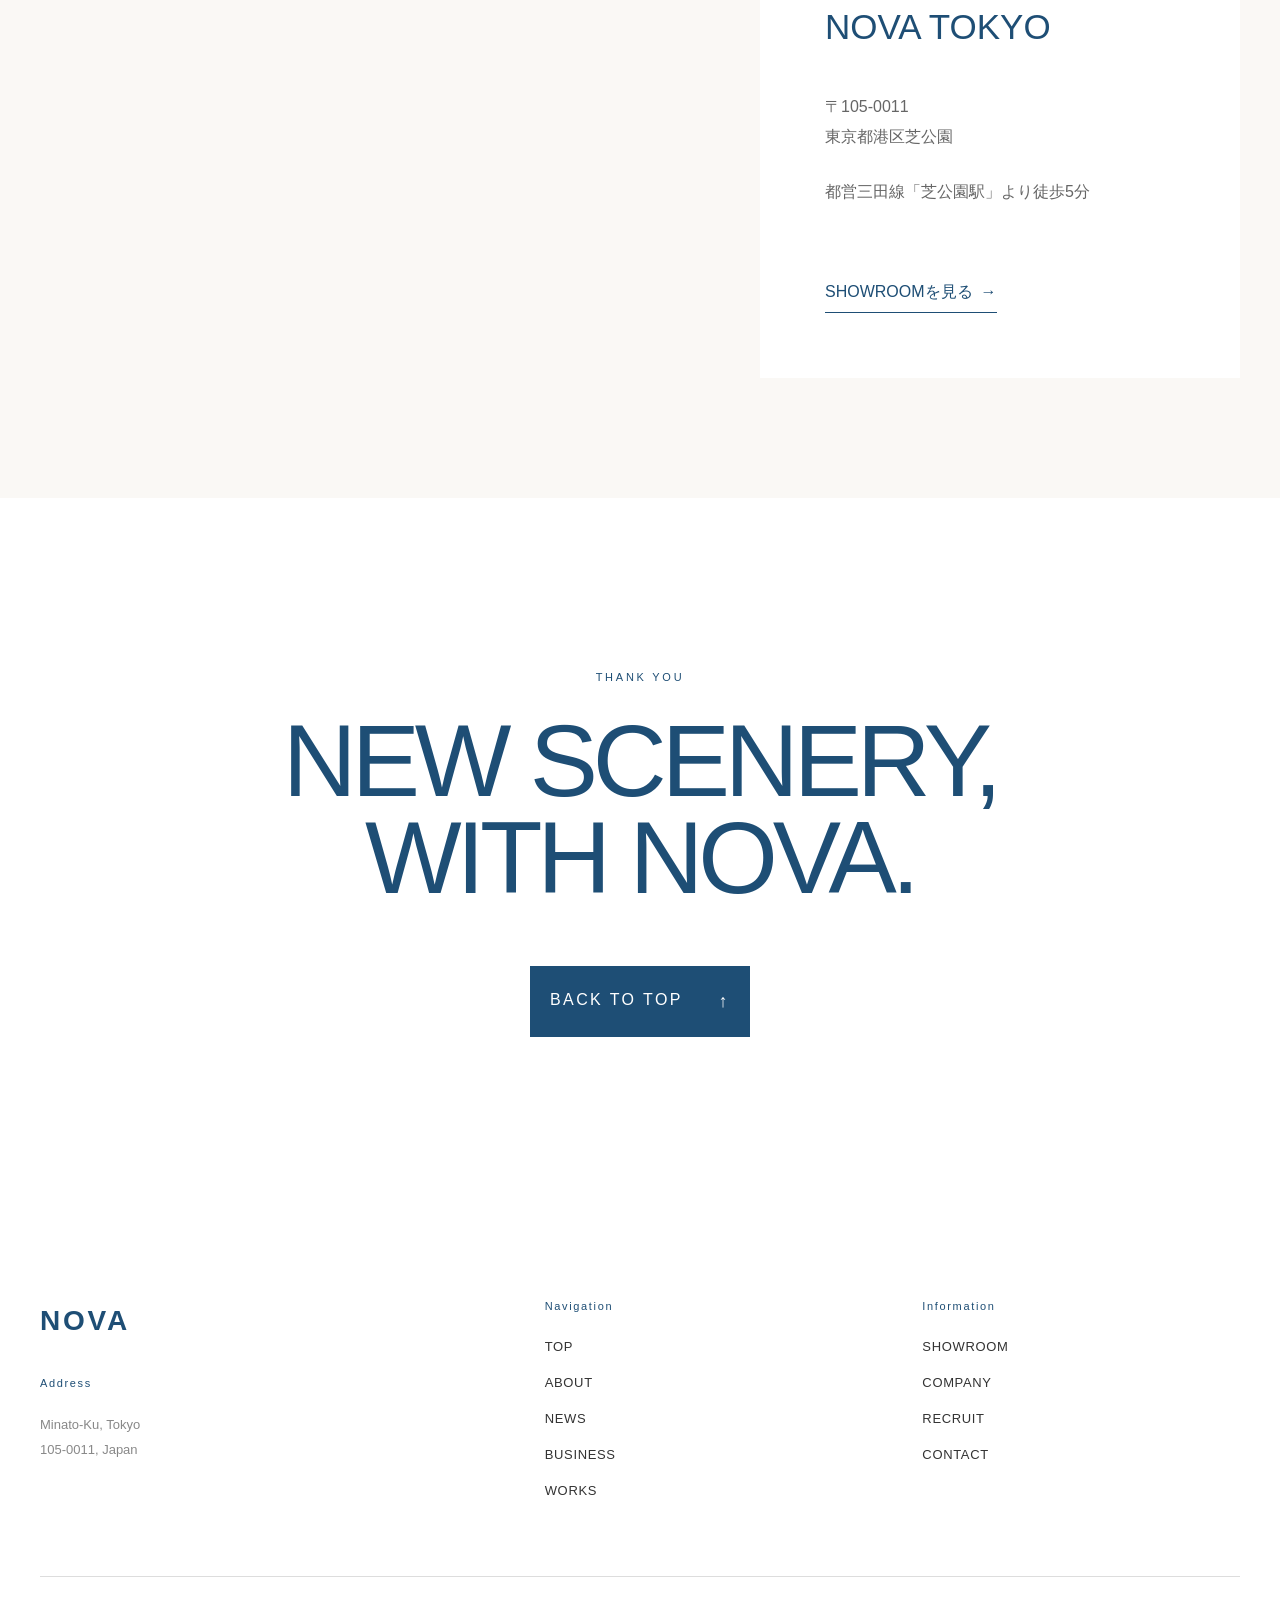
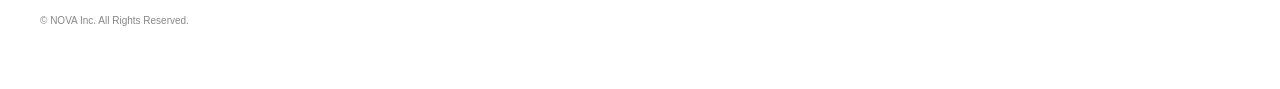
<file: Corporatewebsite/contact.html>
<!DOCTYPE html>
<html lang="ja">

<head>
    <meta charset="UTF-8">
    <meta name="viewport" content="width=device-width, initial-scale=1.0">
    <meta name="description" content="NOVAへのお問い合わせ・SHOWROOM予約・採用に関するお問い合わせフォームとよくあるご質問です。">

    <title>CONTACT | NOVA</title>

    <link rel="stylesheet" href="./css/style.css">
    <link rel="stylesheet" href="./css/contact.css">
</head>

<body>

    <header class="header">

        <a href="index.html" class="logo">NOVA</a>

        <button class="hamburger" id="js-hamburger" aria-label="メニューを開閉する" aria-expanded="false">
            <span></span>
            <span></span>
            <span></span>
        </button>

        <nav class="nav" id="js-nav">
            <a href="index.html">TOP</a>
            <a href="about.html">ABOUT</a>
            <a href="news.html">NEWS</a>
            <a href="business.html">BUSINESS</a>
            <a href="works.html">WORKS</a>
            <a href="showroom.html">SHOWROOM</a>
            <a href="company.html">COMPANY</a>
            <a href="recruit.html">RECRUIT</a>
            <a href="contact.html" class="active">CONTACT</a>
        </nav>

    </header>


    <main>

        <!-- HERO -->

        <section class="contact-hero">

            <div class="contact-hero-inner">
                <div class="contact-hero-copy">
                    <p class="page-number">08</p>
                    <p class="hero-label">GET IN TOUCH</p>
                    <h1>
                        CONTACT
                    </h1>
                    <p class="hero-description">
                        まずは、<br>
                        お話を聞かせてください。
                    </p>
                </div>
            </div>

            <div class="contact-hero-visual">
                <div class="contact-arch"></div>
            </div>

        </section>


        <!-- FAQ -->

        <section class="contact-faq">

            <div class="section-inner">

                <div class="faq-heading">
                    <p class="section-number">01</p>
                    <p class="section-label">FAQ</p>
                    <h2>
                        よくある<br>
                        ご質問。
                    </h2>
                </div>

                <div class="faq-list">

                    <details>
                        <summary>
                            <span>Q01</span>
                            相談だけでもできますか？
                            <b>＋</b>
                        </summary>
                        <div class="faq-answer">
                            はい。ご相談だけでもお気軽にお問い合わせください。
                            暮らし方や空間のイメージをお伺いしながら、
                            ご希望に合わせてご提案いたします。
                        </div>
                    </details>

                    <details>
                        <summary>
                            <span>Q02</span>
                            SHOWROOMは予約が必要ですか？
                            <b>＋</b>
                        </summary>
                        <div class="faq-answer">
                            ご予約なしでもご覧いただけますが、
                            ご相談をご希望の場合は事前予約をおすすめしています。
                        </div>
                    </details>

                    <details>
                        <summary>
                            <span>Q03</span>
                            法人でも相談できますか？
                            <b>＋</b>
                        </summary>
                        <div class="faq-answer">
                            はい。オフィス、店舗、ホテルなど、
                            法人のお客様からのご相談も承っています。
                        </div>
                    </details>

                    <details>
                        <summary>
                            <span>Q04</span>
                            オーダー家具にも対応していますか？
                            <b>＋</b>
                        </summary>
                        <div class="faq-answer">
                            はい。空間のサイズや用途に合わせた
                            オーダー家具・造作家具にも対応しています。
                        </div>
                    </details>

                </div>

            </div>

        </section>


        <!-- FORM -->

        <section class="contact-form-section" id="form">

            <div class="section-inner">

                <div class="form-heading">
                    <p class="section-number">02</p>
                    <p class="section-label">CONTACT FORM</p>
                    <h2>
                        CONTACT<br>
                        FORM
                    </h2>
                    <p>
                        ご相談・ご質問など、
                        お気軽にお問い合わせください。
                    </p>
                </div>

                <form class="contact-form">

                    <div class="form-group">
                        <label for="category">
                            CATEGORY
                            <span>必須</span>
                        </label>
                        <select id="category" name="category" required>
                            <option value="">お問い合わせ内容を選択</option>
                            <option>空間・インテリアについて</option>
                            <option>SHOWROOMについて</option>
                            <option>法人のお客様</option>
                            <option>採用について</option>
                            <option>その他</option>
                        </select>
                    </div>

                    <div class="form-group">
                        <label for="name">
                            NAME
                            <span>必須</span>
                        </label>
                        <input type="text" id="name" name="name" placeholder="お名前" required>
                    </div>

                    <div class="form-group">
                        <label for="email">
                            EMAIL
                            <span>必須</span>
                        </label>
                        <input type="email" id="email" name="email" placeholder="メールアドレス" required>
                    </div>

                    <div class="form-group">
                        <label for="company">COMPANY</label>
                        <input type="text" id="company" name="company" placeholder="会社名">
                    </div>

                    <div class="form-group">
                        <label for="message">
                            MESSAGE
                            <span>必須</span>
                        </label>
                        <textarea id="message" name="message" rows="7" placeholder="お問い合わせ内容" required></textarea>
                    </div>

                    <div class="form-submit">
                        <button type="submit">
                            SEND MESSAGE
                            <span>→</span>
                        </button>
                    </div>

                </form>

            </div>

        </section>


        <!-- DIRECT CONTACT -->

        <section class="contact-direct">

            <div class="section-inner">

                <div class="direct-heading">
                    <p class="section-label">DIRECT CONTACT</p>
                    <h2>
                        お電話での<br>
                        お問い合わせ
                    </h2>
                </div>

                <div class="direct-content">
                    <p class="direct-label">PHONE</p>
                    <a href="tel:0312345678">03-1234-5678</a>
                    <p>
                        受付時間 10:00 — 18:00<br>
                        火曜日・水曜日を除く
                    </p>
                </div>

            </div>

        </section>


        <!-- ACCESS -->

        <section class="contact-access">

            <div class="section-inner">

                <div class="access-map map-embed">
                    <iframe
                        src="https://www.google.com/maps?q=東京都港区芝公園&output=embed"
                        width="100%"
                        height="100%"
                        allowfullscreen=""
                        loading="lazy"
                        referrerpolicy="no-referrer-when-downgrade"
                        title="NOVA TOKYOの地図"></iframe>
                </div>

                <div class="access-info">
                    <p class="section-label">ACCESS</p>
                    <h2>NOVA TOKYO</h2>
                    <p>
                        〒105-0011<br>
                        東京都港区芝公園
                    </p>
                    <p>都営三田線「芝公園駅」より徒歩5分</p>
                    <a href="showroom.html" class="text-link">
                        SHOWROOMを見る
                        <span>→</span>
                    </a>
                </div>

            </div>

        </section>


        <!-- END CTA -->

        <section class="contact-end">
            <div class="contact-end-inner">
                <p>THANK YOU</p>
                <h2 class="reveal-slide">
                    NEW SCENERY,<br>
                    WITH NOVA.
                </h2>
                <a href="index.html">
                    BACK TO TOP
                    <span>↑</span>
                </a>
            </div>
        </section>

    </main>


    <footer class="footer">
        <div class="footer-inner">

            <div class="footer-col footer-info">
                <div class="footer-logo">NOVA</div>
                <div class="footer-section">
                    <p class="footer-heading">Address</p>
                    <p>
                        Minato-Ku, Tokyo<br>
                        105-0011, Japan
                    </p>
                </div>
            </div>

            <div class="footer-col">
                <p class="footer-heading">Navigation</p>
                <a href="index.html">TOP</a>
                <a href="about.html">ABOUT</a>
                <a href="news.html">NEWS</a>
                <a href="business.html">BUSINESS</a>
                <a href="works.html">WORKS</a>
            </div>

            <div class="footer-col">
                <p class="footer-heading">Information</p>
                <a href="showroom.html">SHOWROOM</a>
                <a href="company.html">COMPANY</a>
                <a href="recruit.html">RECRUIT</a>
                <a href="contact.html">CONTACT</a>
            </div>

        </div>

        <div class="footer-bottom">
            <p>© NOVA Inc. All Rights Reserved.</p>
        </div>
    </footer>

    <script src="js/main.js"></script>

</body>

</html>
</file>
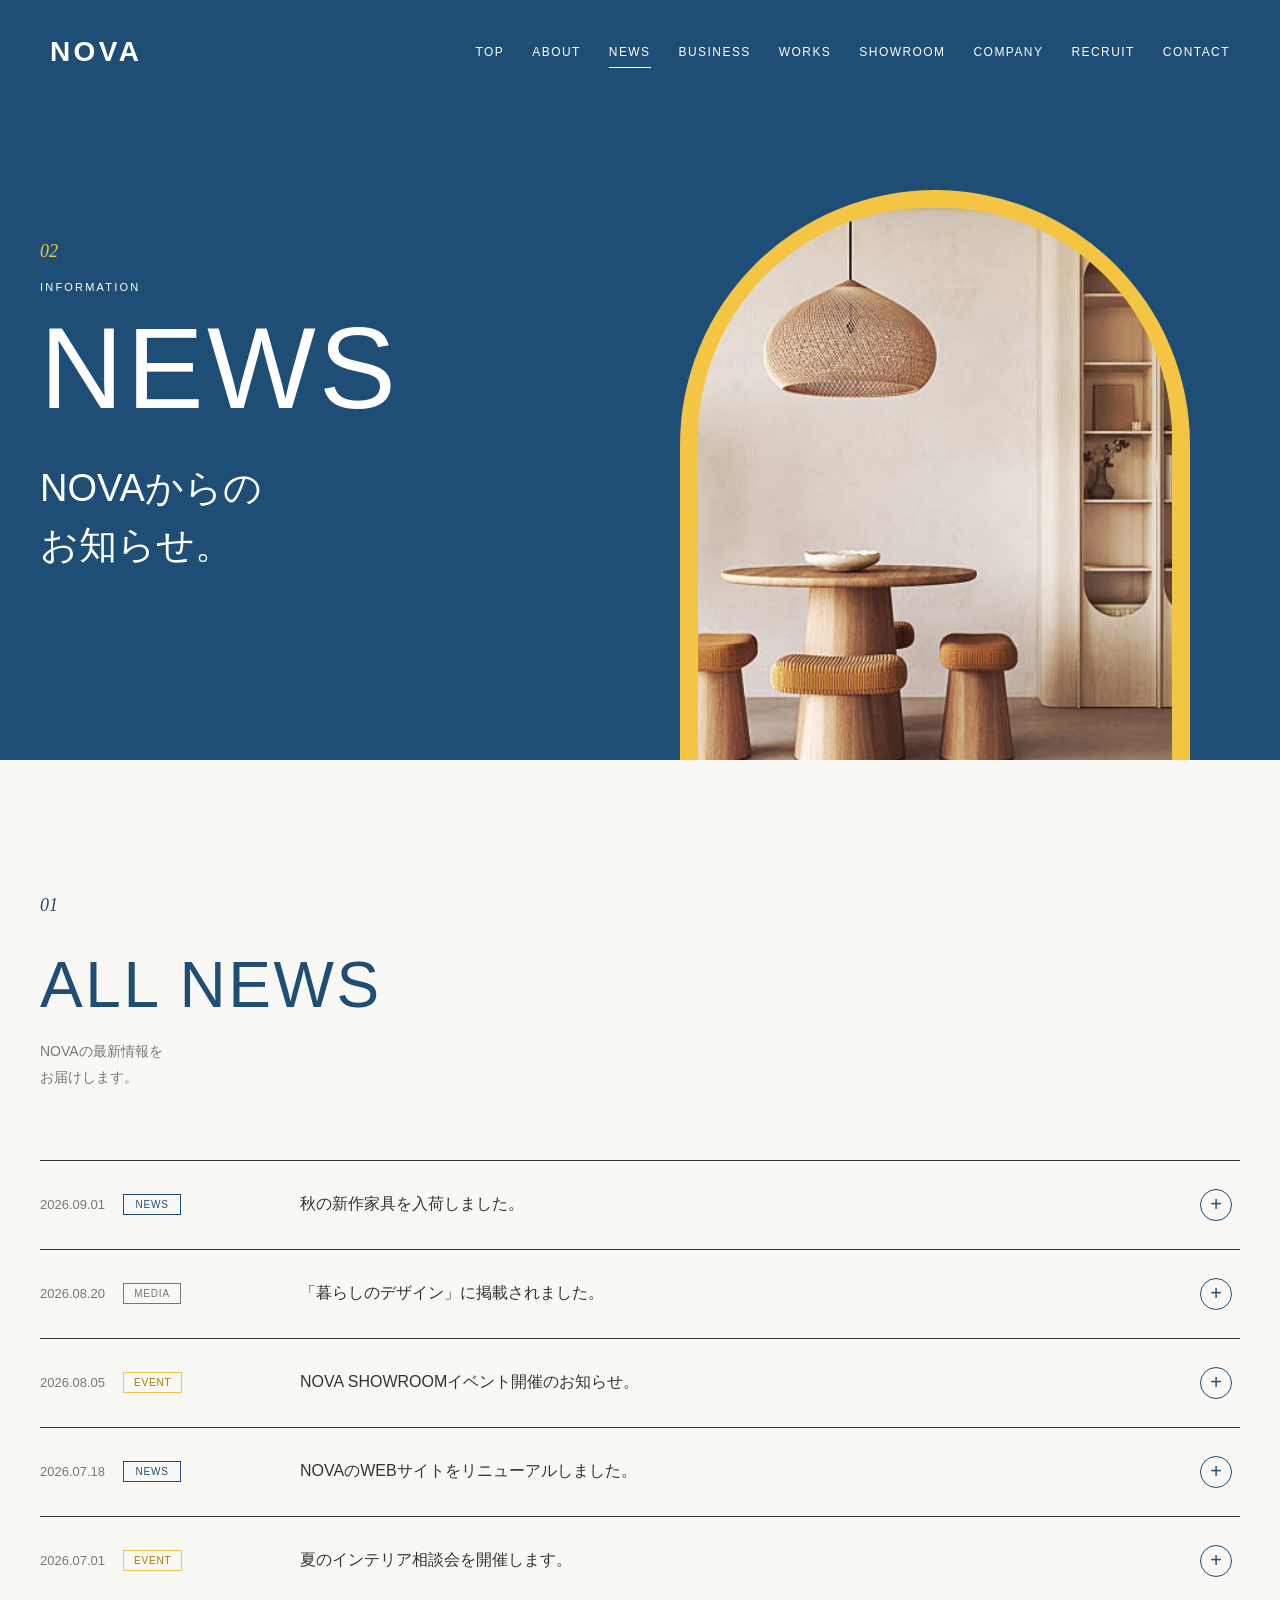
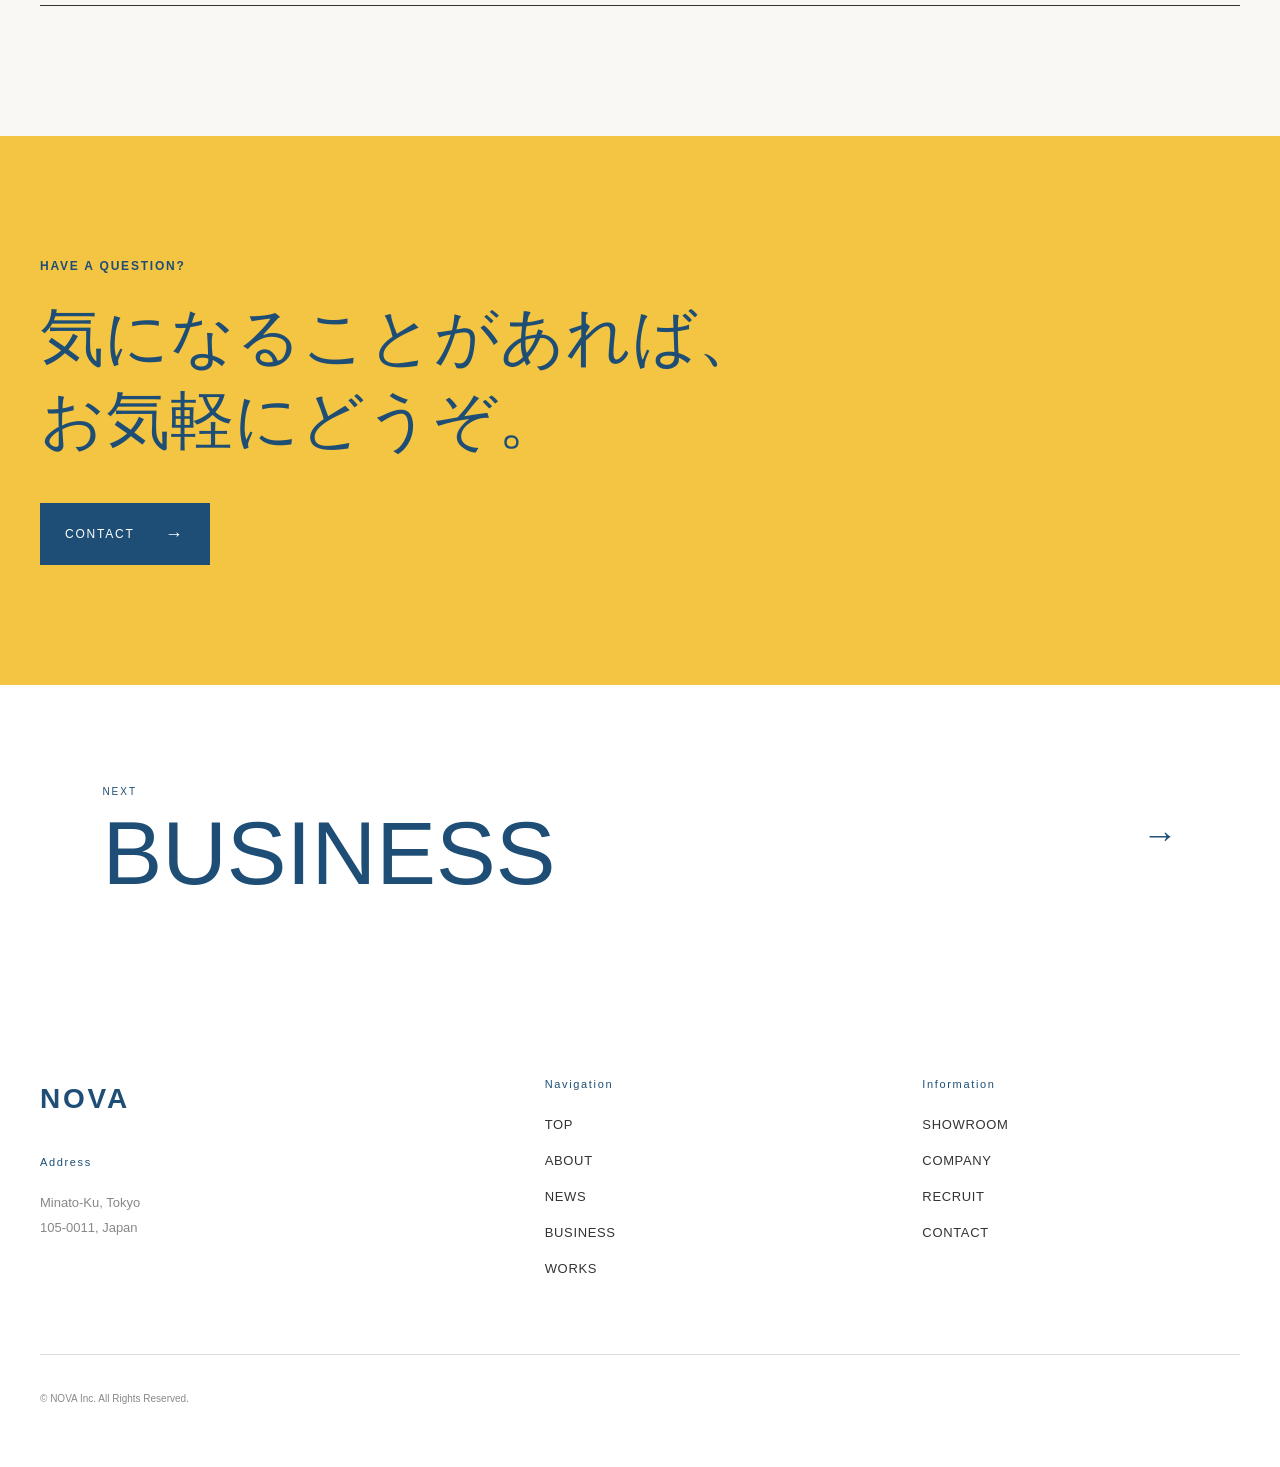
<file: Corporatewebsite/news.html>
<!DOCTYPE html>
<html lang="ja">

<head>
    <meta charset="UTF-8">
    <meta name="viewport" content="width=device-width, initial-scale=1.0">
    <meta name="description" content="NOVAからの新作家具入荷、メディア掲載、イベント開催などのお知らせ一覧です。">

    <title>NEWS | NOVA</title>

    <link rel="stylesheet" href="css/style.css">
    <link rel="stylesheet" href="css/news.css">
</head>

<body>

    <header class="header">

        <a href="index.html" class="logo">NOVA</a>

        <button class="hamburger" id="js-hamburger" aria-label="メニューを開閉する" aria-expanded="false">
            <span></span>
            <span></span>
            <span></span>
        </button>

        <nav class="nav" id="js-nav">
            <a href="index.html">TOP</a>
            <a href="about.html">ABOUT</a>
            <a href="news.html" class="active">NEWS</a>
            <a href="business.html">BUSINESS</a>
            <a href="works.html">WORKS</a>
            <a href="showroom.html">SHOWROOM</a>
            <a href="company.html">COMPANY</a>
            <a href="recruit.html">RECRUIT</a>
            <a href="contact.html">CONTACT</a>
        </nav>

    </header>


    <main>

        <!-- HERO -->

        <section class="news-hero">

            <div class="news-hero-inner">
                <div class="news-hero-text">
                    <p class="page-number">02</p>
                    <p class="page-label">INFORMATION</p>
                    <h1>NEWS</h1>
                    <p class="news-hero-copy">
                        NOVAからの<br>
                        お知らせ。
                    </p>
                </div>
            </div>

            <div class="news-hero-visual">
                <div class="news-hero-arch">
                    <img src="images/work_corporate_news_01.jpg" alt="NOVAからのお知らせ">
                </div>
            </div>

        </section>


        <!-- NEWS LIST -->

        <section class="news-page">

            <div class="section-inner">

                <div class="news-page-heading">
                    <div>
                        <p class="section-number">01</p>
                        <h2>ALL NEWS</h2>
                    </div>
                    <p class="news-page-intro">
                        NOVAの最新情報を<br>
                        お届けします。
                    </p>
                </div>

                <div class="news-accordion">

                    <article class="news-accordion-item">
                        <button class="news-accordion-button" type="button" aria-expanded="false">
                            <div class="news-meta">
                                <time>2026.09.01</time>
                                <span class="news-category">NEWS</span>
                            </div>
                            <h3>秋の新作家具を入荷しました。</h3>
                            <span class="news-plus" aria-hidden="true">+</span>
                        </button>
                        <div class="news-detail">
                            <div class="news-detail-inner">
                                <p class="news-detail-date">2026.09.01</p>
                                <p>
                                    NOVA SHOWROOMに、秋の新作家具が入荷しました。
                                </p>
                                <p>
                                    暮らしに取り入れやすいチェアやテーブルを中心に、
                                    季節の変化を楽しめるアイテムを取り揃えています。
                                </p>
                                <p>
                                    実際に触れて、素材やサイズ感をお確かめいただけます。
                                    ぜひSHOWROOMへお越しください。
                                </p>
                                <a href="showroom.html" class="news-detail-link">
                                    SHOWROOMを見る
                                    <span>→</span>
                                </a>
                            </div>
                        </div>
                    </article>

                    <article class="news-accordion-item">
                        <button class="news-accordion-button" type="button" aria-expanded="false">
                            <div class="news-meta">
                                <time>2026.08.20</time>
                                <span class="news-category media">MEDIA</span>
                            </div>
                            <h3>「暮らしのデザイン」に掲載されました。</h3>
                            <span class="news-plus" aria-hidden="true">+</span>
                        </button>
                        <div class="news-detail">
                            <div class="news-detail-inner">
                                <p class="news-detail-date">2026.08.20</p>
                                <p>
                                    インテリアと暮らしを紹介するメディア
                                    「暮らしのデザイン」に、NOVAの取り組みが掲載されました。
                                </p>
                                <p>
                                    家具だけではなく、その先にある暮らしや時間まで
                                    デザインするというNOVAの考え方をご紹介いただいています。
                                </p>
                            </div>
                        </div>
                    </article>

                    <article class="news-accordion-item">
                        <button class="news-accordion-button" type="button" aria-expanded="false">
                            <div class="news-meta">
                                <time>2026.08.05</time>
                                <span class="news-category event">EVENT</span>
                            </div>
                            <h3>NOVA SHOWROOMイベント開催のお知らせ。</h3>
                            <span class="news-plus" aria-hidden="true">+</span>
                        </button>
                        <div class="news-detail">
                            <div class="news-detail-inner">
                                <p class="news-detail-date">2026.08.05</p>
                                <p>
                                    NOVA SHOWROOMにて、
                                    インテリアを楽しむイベントを開催します。
                                </p>
                                <p>
                                    家具の選び方や空間づくりについて、
                                    NOVAのスタッフと一緒に考える時間をご用意しています。
                                </p>
                                <a href="contact.html" class="news-detail-link">
                                    お問い合わせ
                                    <span>→</span>
                                </a>
                            </div>
                        </div>
                    </article>

                    <article class="news-accordion-item">
                        <button class="news-accordion-button" type="button" aria-expanded="false">
                            <div class="news-meta">
                                <time>2026.07.18</time>
                                <span class="news-category">NEWS</span>
                            </div>
                            <h3>NOVAのWEBサイトをリニューアルしました。</h3>
                            <span class="news-plus" aria-hidden="true">+</span>
                        </button>
                        <div class="news-detail">
                            <div class="news-detail-inner">
                                <p class="news-detail-date">2026.07.18</p>
                                <p>NOVAのWEBサイトをリニューアルしました。</p>
                                <p>
                                    NOVAが大切にしている考え方や、
                                    空間づくりへの想いをよりわかりやすくお届けできるよう、
                                    サイト全体を見直しました。
                                </p>
                            </div>
                        </div>
                    </article>

                    <article class="news-accordion-item">
                        <button class="news-accordion-button" type="button" aria-expanded="false">
                            <div class="news-meta">
                                <time>2026.07.01</time>
                                <span class="news-category event">EVENT</span>
                            </div>
                            <h3>夏のインテリア相談会を開催します。</h3>
                            <span class="news-plus" aria-hidden="true">+</span>
                        </button>
                        <div class="news-detail">
                            <div class="news-detail-inner">
                                <p class="news-detail-date">2026.07.01</p>
                                <p>
                                    暮らしの悩みや家具選びについて、
                                    NOVAスタッフがご相談をお受けします。
                                </p>
                                <p>
                                    SHOWROOMで実際の家具を見ながら、
                                    お部屋に合わせた空間づくりをご提案します。
                                </p>
                                <a href="contact.html" class="news-detail-link">
                                    ご予約・お問い合わせ
                                    <span>→</span>
                                </a>
                            </div>
                        </div>
                    </article>

                </div>

            </div>

        </section>


        <!-- CTA -->

        <section class="news-cta">
            <div class="section-inner">
                <p class="news-cta-label">HAVE A QUESTION?</p>
                <h2>
                    気になることがあれば、<br>
                    お気軽にどうぞ。
                </h2>
                <a href="contact.html" class="news-cta-button">
                    CONTACT
                    <span>→</span>
                </a>
            </div>
        </section>


        <!-- NEXT -->

        <section class="news-next">
            <a href="business.html">
                <div>
                    <span>NEXT</span>
                    <h2 class="reveal-slide">BUSINESS</h2>
                </div>
                <strong>→</strong>
            </a>
        </section>

        </main>

        <!-- FOOTER -->

        <footer class="footer">
        <div class="footer-inner">

            <div class="footer-col footer-info">
                <div class="footer-logo">NOVA</div>
                <div class="footer-section">
                    <p class="footer-heading">Address</p>
                    <p>
                        Minato-Ku, Tokyo<br>
                        105-0011, Japan
                    </p>
                </div>
            </div>

            <div class="footer-col">
                <p class="footer-heading">Navigation</p>
                <a href="index.html">TOP</a>
                <a href="about.html">ABOUT</a>
                <a href="news.html">NEWS</a>
                <a href="business.html">BUSINESS</a>
                <a href="works.html">WORKS</a>
            </div>

            <div class="footer-col">
                <p class="footer-heading">Information</p>
                <a href="showroom.html">SHOWROOM</a>
                <a href="company.html">COMPANY</a>
                <a href="recruit.html">RECRUIT</a>
                <a href="contact.html">CONTACT</a>
            </div>

        </div>

        <div class="footer-bottom">
            <p>© NOVA Inc. All Rights Reserved.</p>
        </div>
    </footer>

        <script src="js/main.js"></script>

</body>

</html>
</file>
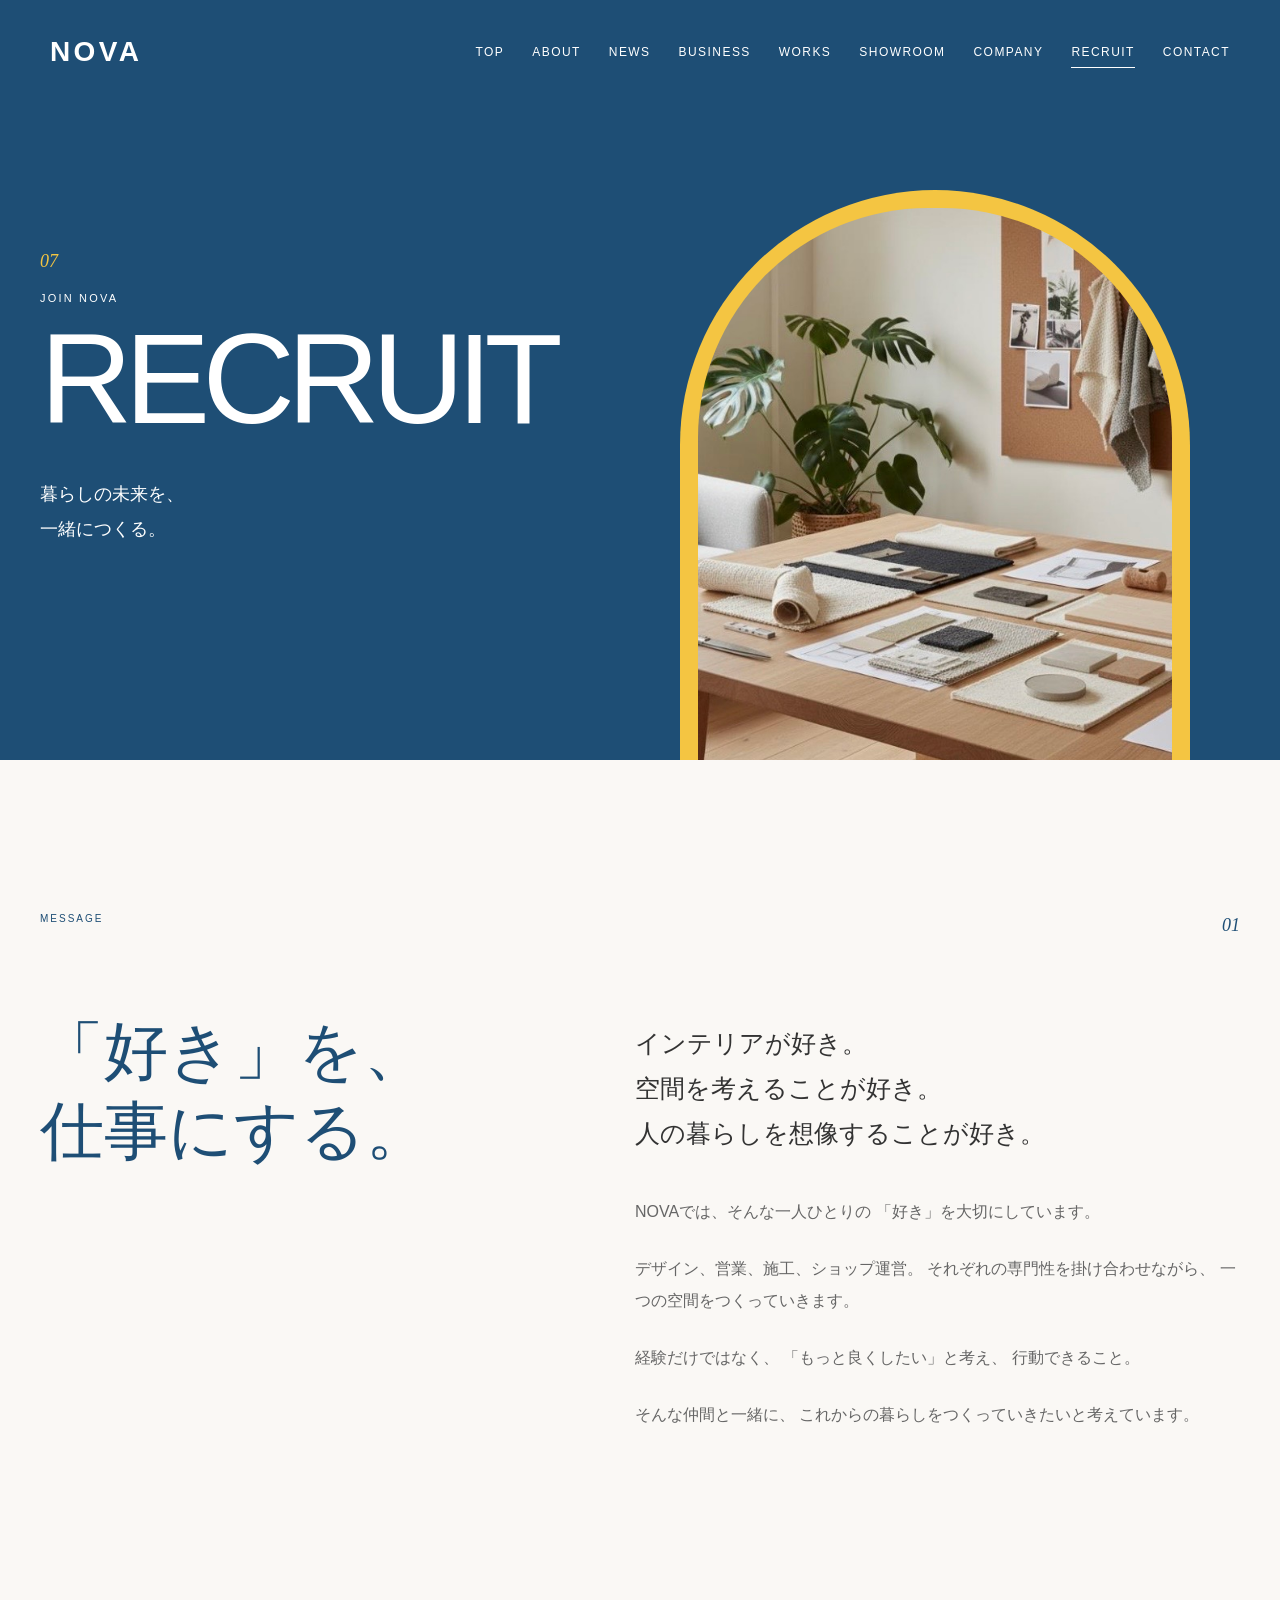
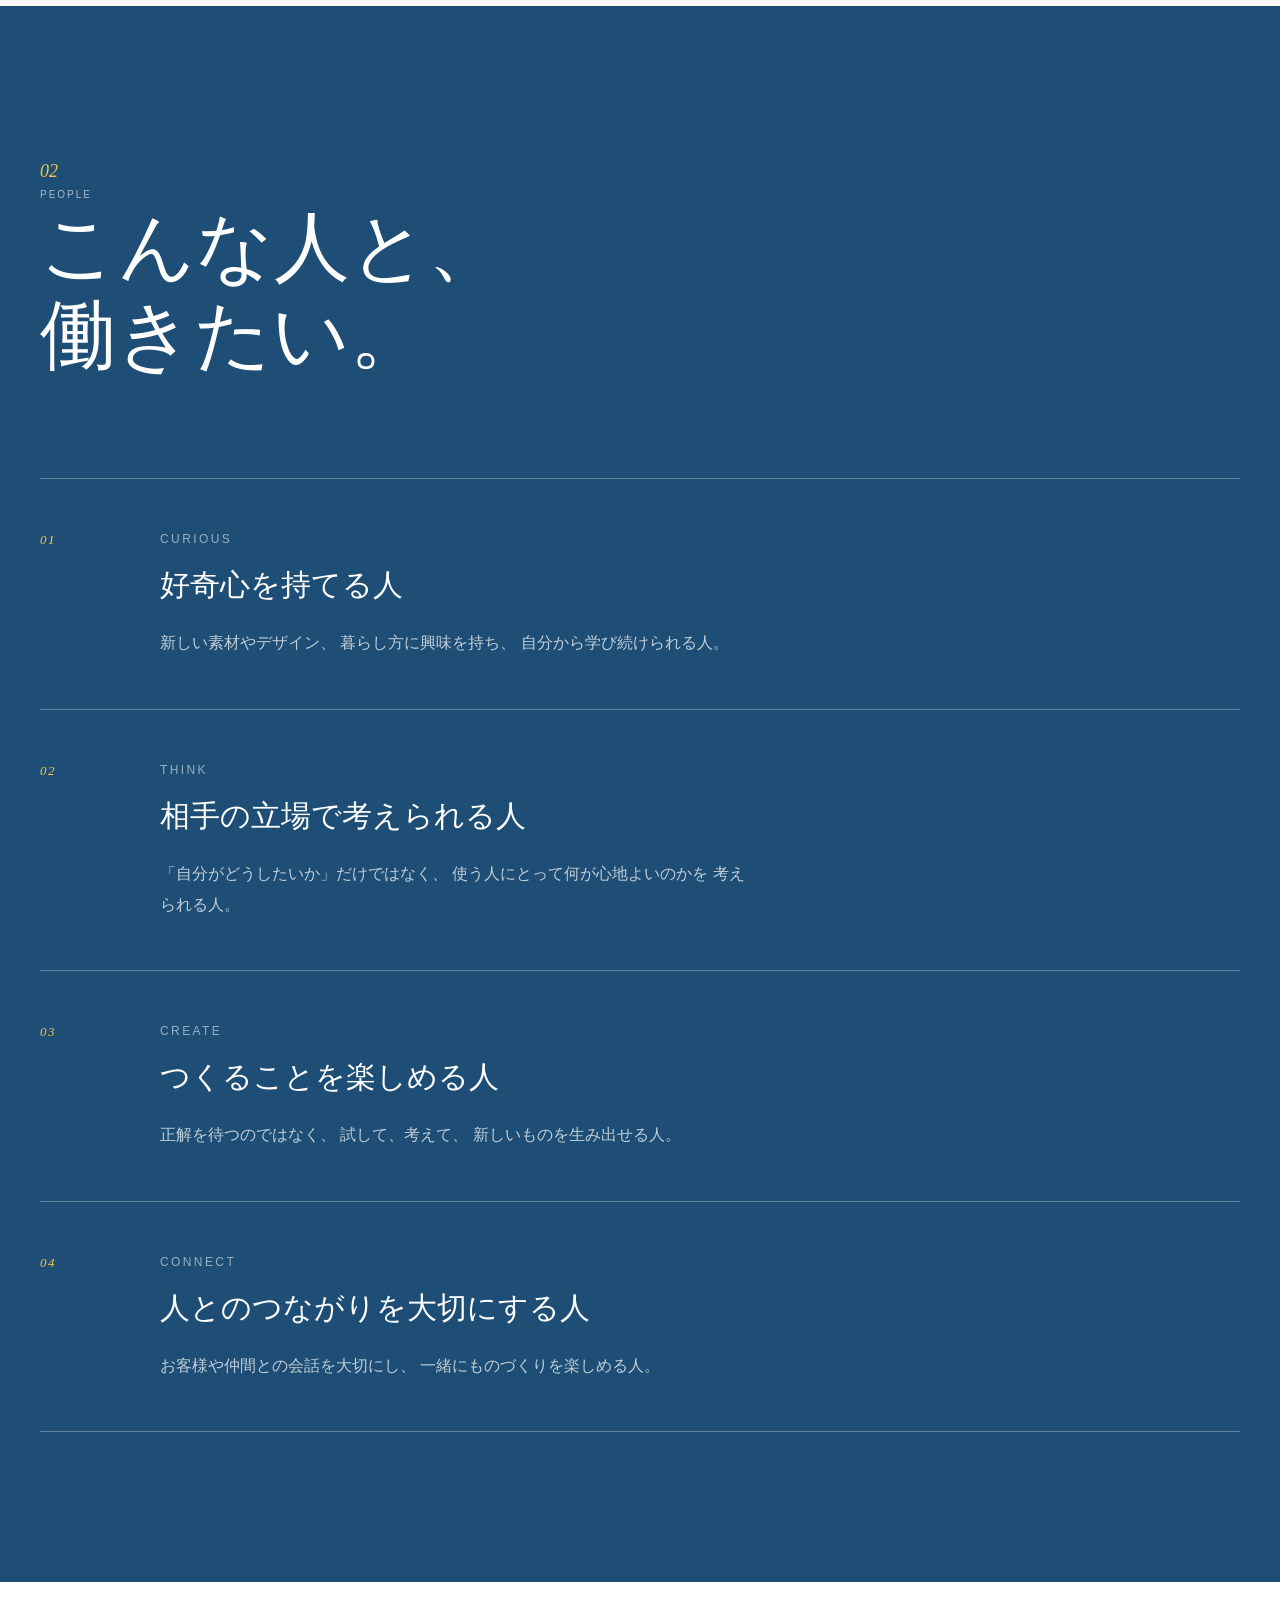
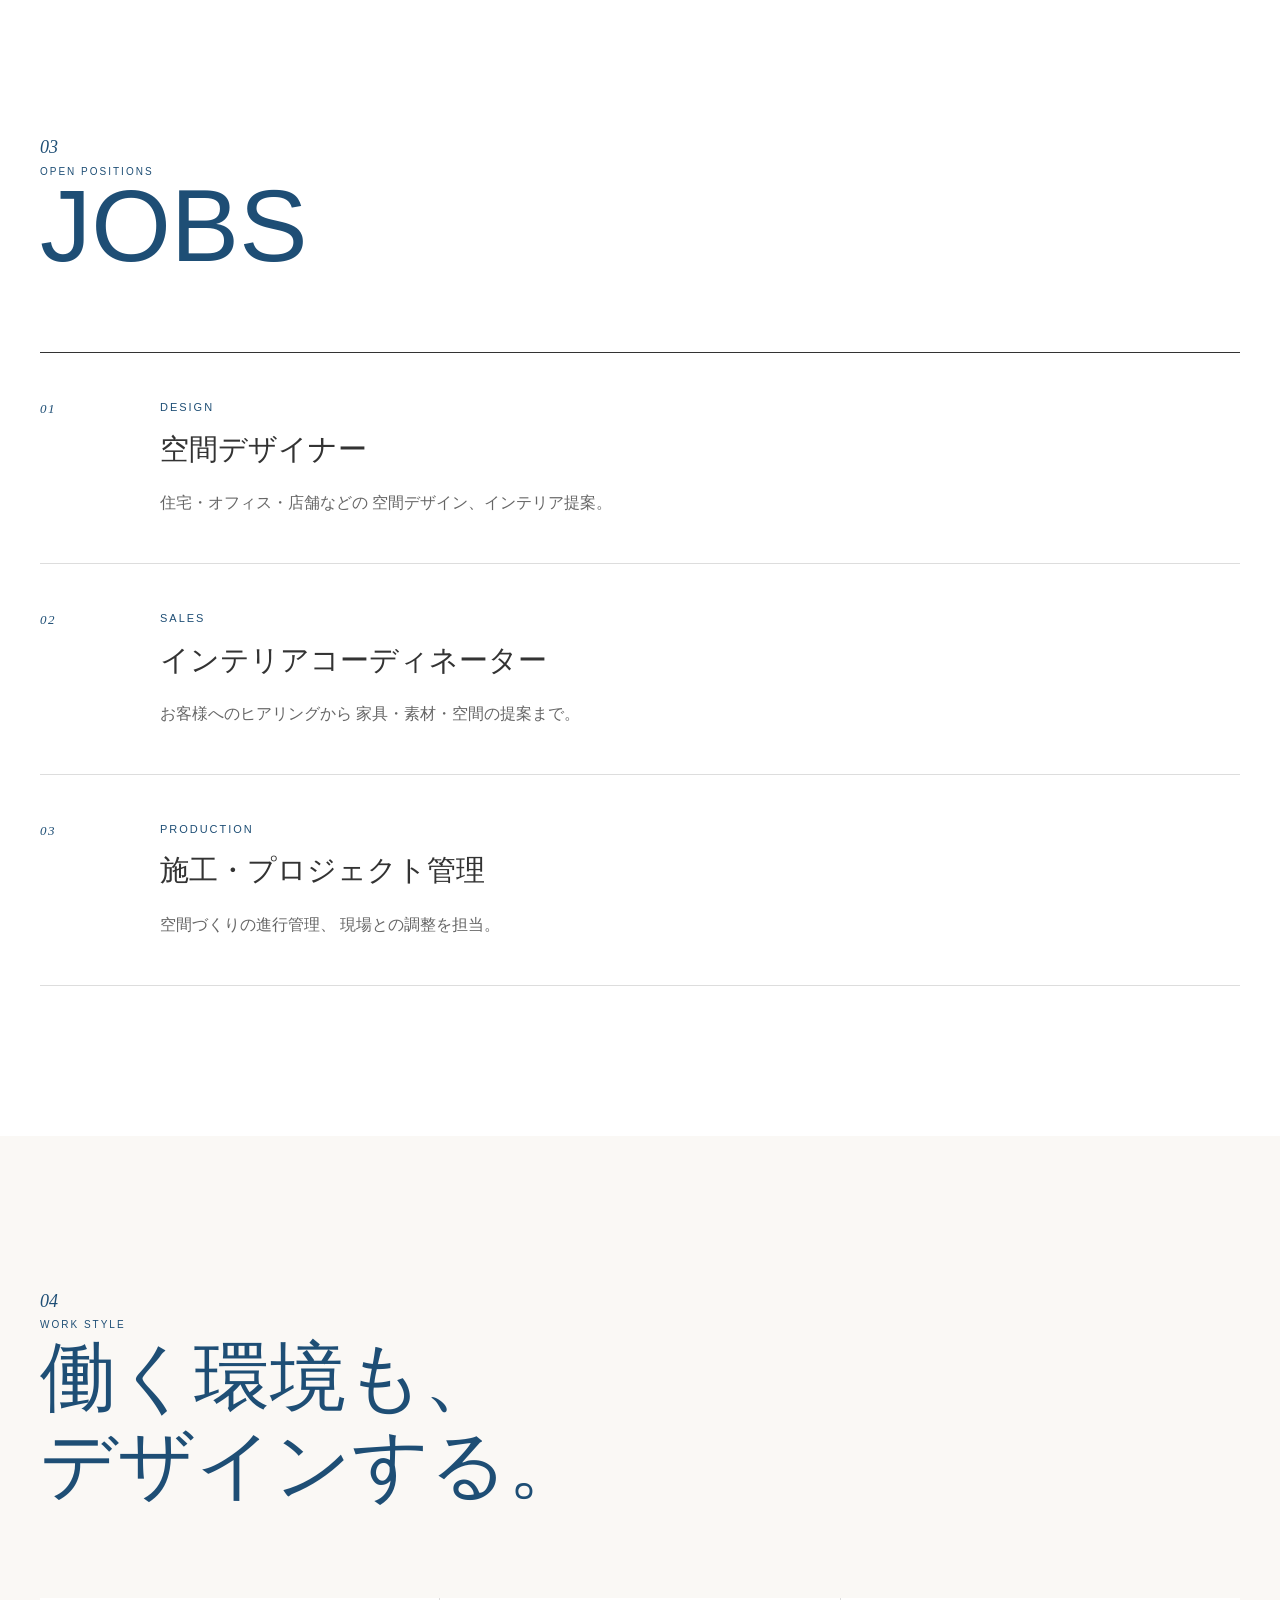
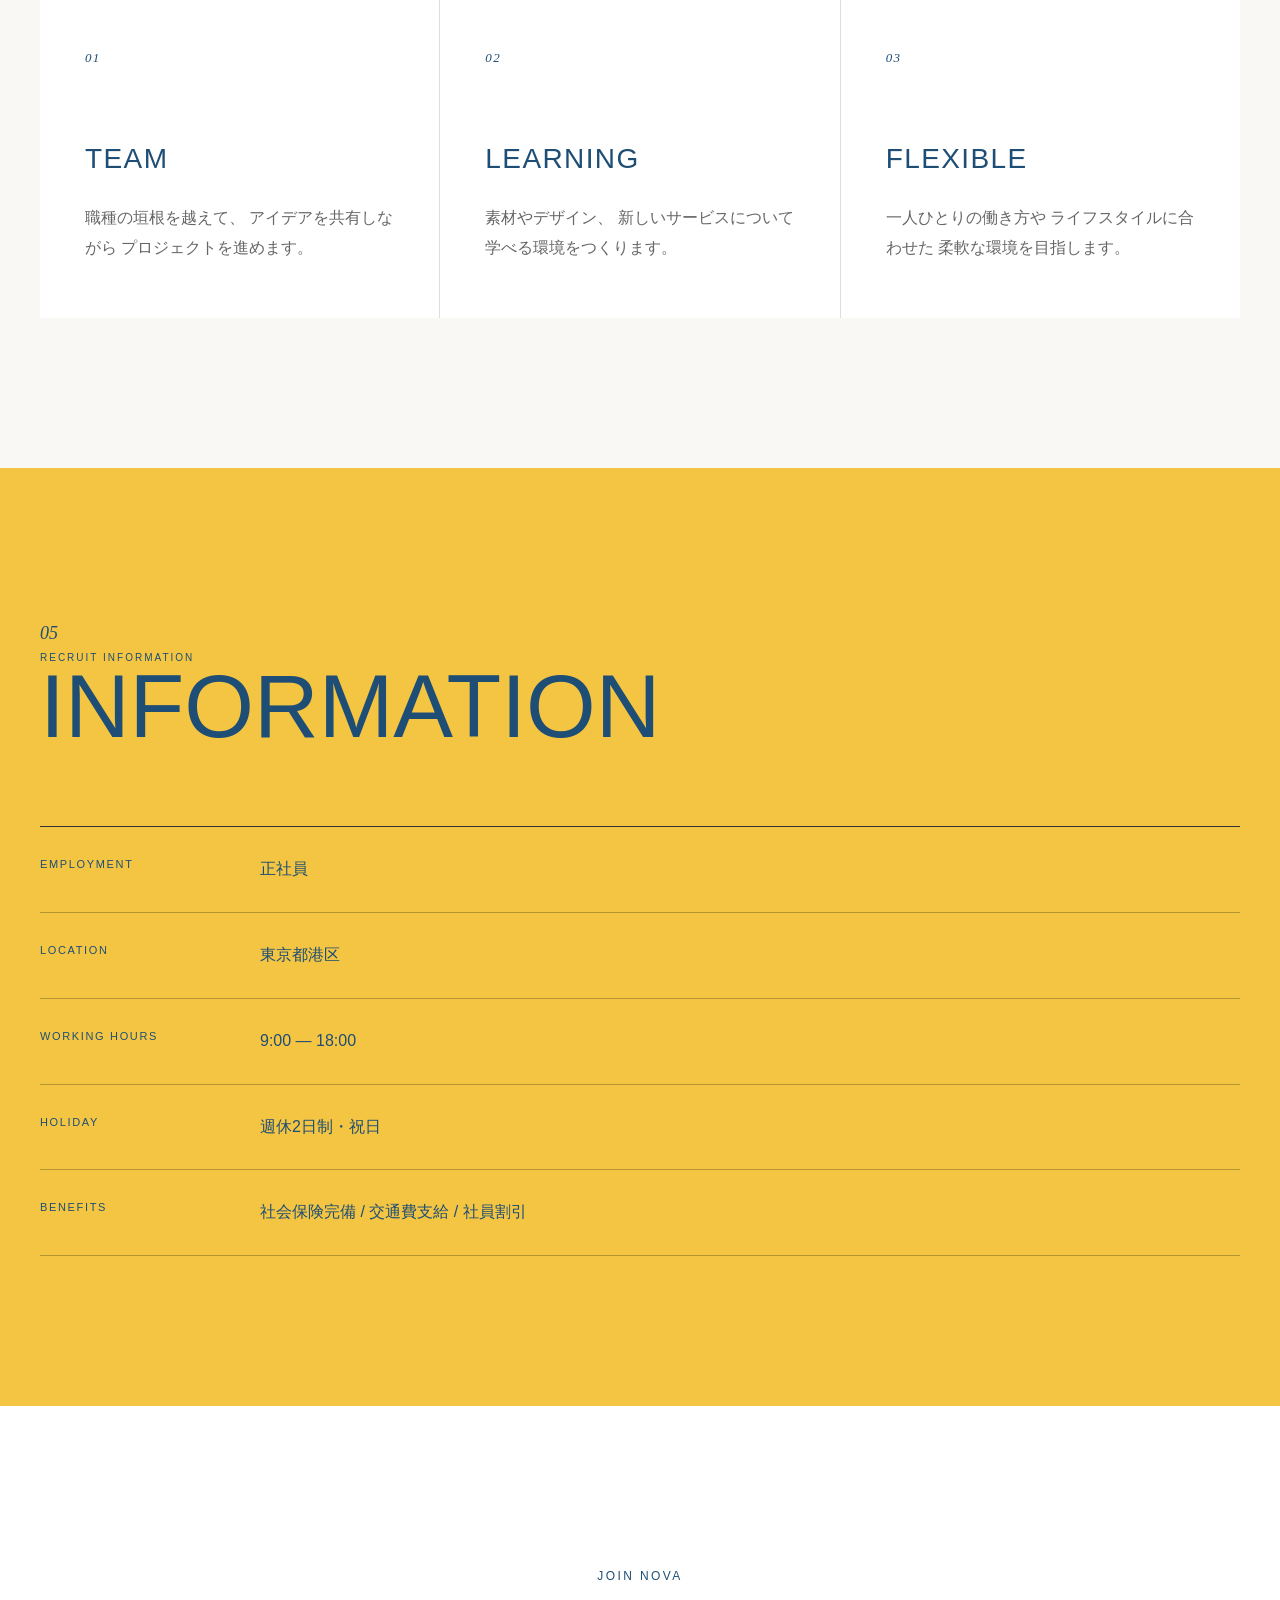
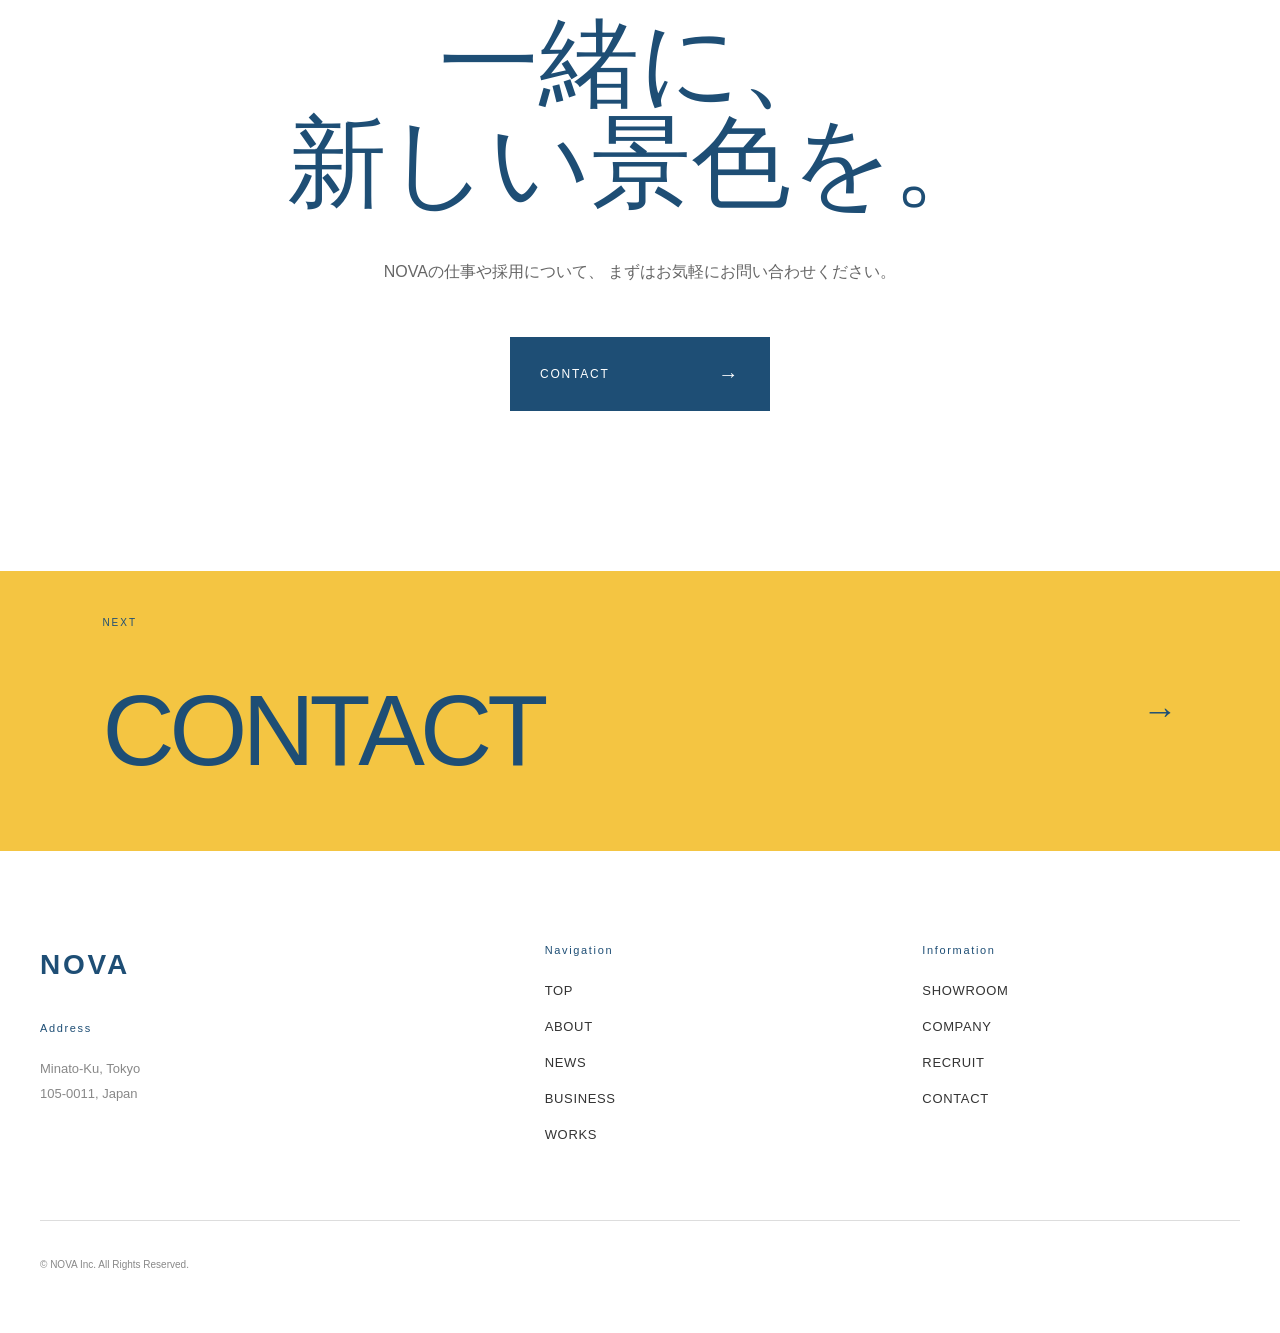
<file: Corporatewebsite/recruit.html>
<!DOCTYPE html>
<html lang="ja">

<head>
    <meta charset="UTF-8">
    <meta name="viewport" content="width=device-width, initial-scale=1.0">
    <meta name="description" content="NOVAの採用メッセージ、求める人物像、募集職種、働く環境、応募方法を紹介するRECRUITページです。">

    <title>RECRUIT | NOVA</title>

    <link rel="stylesheet" href="./css/style.css">
    <link rel="stylesheet" href="./css/recruit.css">
</head>

<body>

    <header class="header">

        <a href="index.html" class="logo">NOVA</a>

        <button class="hamburger" id="js-hamburger" aria-label="メニューを開閉する" aria-expanded="false">
            <span></span>
            <span></span>
            <span></span>
        </button>

        <nav class="nav" id="js-nav">
            <a href="index.html">TOP</a>
            <a href="about.html">ABOUT</a>
            <a href="news.html">NEWS</a>
            <a href="business.html">BUSINESS</a>
            <a href="works.html">WORKS</a>
            <a href="showroom.html">SHOWROOM</a>
            <a href="company.html">COMPANY</a>
            <a href="recruit.html" class="active">RECRUIT</a>
            <a href="contact.html">CONTACT</a>
        </nav>

    </header>


    <main>

        <!-- HERO -->

        <section class="recruit-hero">

            <div class="recruit-hero-inner">
                <div class="recruit-hero-copy">
                    <p class="page-number">07</p>
                    <p class="hero-label">JOIN NOVA</p>
                    <h1>
                        RECRUIT
                    </h1>
                    <p class="hero-description">
                        暮らしの未来を、<br>
                        一緒につくる。
                    </p>
                </div>
            </div>

            <div class="recruit-hero-visual">
                <div class="recruit-arch">
                    <img src="images/work_corporate_recruit_01.jpg" alt="NOVAの様子">
                </div>
            </div>

        </section>


        <!-- MESSAGE -->

        <section class="recruit-message">

            <div class="section-inner">

                <div class="recruit-heading-top">
                    <p class="section-label">MESSAGE</p>
                    <p class="section-number">01</p>
                </div>

                <div class="recruit-message-content">

                    <h2>
                        「好き」を、<br>
                        仕事にする。
                    </h2>

                    <div class="recruit-message-text">
                        <p class="lead">
                            インテリアが好き。<br>
                            空間を考えることが好き。<br>
                            人の暮らしを想像することが好き。
                        </p>
                        <p>
                            NOVAでは、そんな一人ひとりの
                            「好き」を大切にしています。
                        </p>
                        <p>
                            デザイン、営業、施工、ショップ運営。
                            それぞれの専門性を掛け合わせながら、
                            一つの空間をつくっていきます。
                        </p>
                        <p>
                            経験だけではなく、
                            「もっと良くしたい」と考え、
                            行動できること。
                        </p>
                        <p>
                            そんな仲間と一緒に、
                            これからの暮らしをつくっていきたいと考えています。
                        </p>
                    </div>

                </div>

            </div>

        </section>


        <!-- PEOPLE -->

        <section class="recruit-people">

            <div class="section-inner">

                <div class="people-heading">
                    <p class="section-number">02</p>
                    <p class="section-label">PEOPLE</p>
                    <h2>
                        こんな人と、<br>
                        働きたい。
                    </h2>
                </div>

                <div class="people-list">

                    <div class="people-item">
                        <span>01</span>
                        <div>
                            <p class="people-en">CURIOUS</p>
                            <h3>好奇心を持てる人</h3>
                            <p>
                                新しい素材やデザイン、
                                暮らし方に興味を持ち、
                                自分から学び続けられる人。
                            </p>
                        </div>
                    </div>

                    <div class="people-item">
                        <span>02</span>
                        <div>
                            <p class="people-en">THINK</p>
                            <h3>相手の立場で考えられる人</h3>
                            <p>
                                「自分がどうしたいか」だけではなく、
                                使う人にとって何が心地よいのかを
                                考えられる人。
                            </p>
                        </div>
                    </div>

                    <div class="people-item">
                        <span>03</span>
                        <div>
                            <p class="people-en">CREATE</p>
                            <h3>つくることを楽しめる人</h3>
                            <p>
                                正解を待つのではなく、
                                試して、考えて、
                                新しいものを生み出せる人。
                            </p>
                        </div>
                    </div>

                    <div class="people-item">
                        <span>04</span>
                        <div>
                            <p class="people-en">CONNECT</p>
                            <h3>人とのつながりを大切にする人</h3>
                            <p>
                                お客様や仲間との会話を大切にし、
                                一緒にものづくりを楽しめる人。
                            </p>
                        </div>
                    </div>

                </div>

            </div>

        </section>


        <!-- JOBS -->

        <section class="recruit-jobs">

            <div class="section-inner">

                <div class="jobs-heading">
                    <p class="section-number">03</p>
                    <p class="section-label">OPEN POSITIONS</p>
                    <h2>JOBS</h2>
                </div>

                <div class="job-list">

                    <div class="job-item">
                        <div class="job-number">01</div>
                        <div class="job-main">
                            <p class="job-category">DESIGN</p>
                            <h3>空間デザイナー</h3>
                            <p>
                                住宅・オフィス・店舗などの
                                空間デザイン、インテリア提案。
                            </p>
                        </div>
                    </div>

                    <div class="job-item">
                        <div class="job-number">02</div>
                        <div class="job-main">
                            <p class="job-category">SALES</p>
                            <h3>インテリアコーディネーター</h3>
                            <p>
                                お客様へのヒアリングから
                                家具・素材・空間の提案まで。
                            </p>
                        </div>
                    </div>

                    <div class="job-item">
                        <div class="job-number">03</div>
                        <div class="job-main">
                            <p class="job-category">PRODUCTION</p>
                            <h3>施工・プロジェクト管理</h3>
                            <p>
                                空間づくりの進行管理、
                                現場との調整を担当。
                            </p>
                        </div>
                    </div>

                </div>

            </div>

        </section>


        <!-- WORK STYLE -->

        <section class="recruit-style">

            <div class="section-inner">

                <div class="style-heading">
                    <p class="section-number">04</p>
                    <p class="section-label">WORK STYLE</p>
                    <h2>
                        働く環境も、<br>
                        デザインする。
                    </h2>
                </div>

                <div class="style-grid">

                    <div class="style-card">
                        <span>01</span>
                        <h3>TEAM</h3>
                        <p>
                            職種の垣根を越えて、
                            アイデアを共有しながら
                            プロジェクトを進めます。
                        </p>
                    </div>

                    <div class="style-card">
                        <span>02</span>
                        <h3>LEARNING</h3>
                        <p>
                            素材やデザイン、
                            新しいサービスについて
                            学べる環境をつくります。
                        </p>
                    </div>

                    <div class="style-card">
                        <span>03</span>
                        <h3>FLEXIBLE</h3>
                        <p>
                            一人ひとりの働き方や
                            ライフスタイルに合わせた
                            柔軟な環境を目指します。
                        </p>
                    </div>

                </div>

            </div>

        </section>


        <!-- RECRUIT INFO -->

        <section class="recruit-info">

            <div class="section-inner">

                <div class="recruit-info-heading">
                    <p class="section-number">05</p>
                    <p class="section-label">RECRUIT INFORMATION</p>
                    <h2>INFORMATION</h2>
                </div>

                <div class="recruit-info-content">

                    <dl>
                        <dt>EMPLOYMENT</dt>
                        <dd>正社員</dd>
                    </dl>

                    <dl>
                        <dt>LOCATION</dt>
                        <dd>東京都港区</dd>
                    </dl>

                    <dl>
                        <dt>WORKING HOURS</dt>
                        <dd>9:00 — 18:00</dd>
                    </dl>

                    <dl>
                        <dt>HOLIDAY</dt>
                        <dd>週休2日制・祝日</dd>
                    </dl>

                    <dl>
                        <dt>BENEFITS</dt>
                        <dd>社会保険完備 / 交通費支給 / 社員割引</dd>
                    </dl>

                </div>

            </div>

        </section>


        <!-- CTA -->

        <section class="recruit-cta">

            <div class="recruit-cta-inner">
                <p class="cta-label">JOIN NOVA</p>
                <h2>
                    一緒に、<br>
                    新しい景色を。
                </h2>
                <p>
                    NOVAの仕事や採用について、
                    まずはお気軽にお問い合わせください。
                </p>
                <a href="contact.html">
                    CONTACT
                    <span>→</span>
                </a>
            </div>

        </section>


        <!-- NEXT -->

        <section class="recruit-next">
            <a href="contact.html">
                <div>
                    <span>NEXT</span>
                    <h2>CONTACT</h2>
                </div>
                <strong>→</strong>
            </a>
        </section>

    </main>

<footer class="footer">
        <div class="footer-inner">

            <div class="footer-col footer-info">
                <div class="footer-logo">NOVA</div>
                <div class="footer-section">
                    <p class="footer-heading">Address</p>
                    <p>
                        Minato-Ku, Tokyo<br>
                        105-0011, Japan
                    </p>
                </div>
            </div>

            <div class="footer-col">
                <p class="footer-heading">Navigation</p>
                <a href="index.html">TOP</a>
                <a href="about.html">ABOUT</a>
                <a href="news.html">NEWS</a>
                <a href="business.html">BUSINESS</a>
                <a href="works.html">WORKS</a>
            </div>

            <div class="footer-col">
                <p class="footer-heading">Information</p>
                <a href="showroom.html">SHOWROOM</a>
                <a href="company.html">COMPANY</a>
                <a href="recruit.html">RECRUIT</a>
                <a href="contact.html">CONTACT</a>
            </div>

        </div>

        <div class="footer-bottom">
            <p>© NOVA Inc. All Rights Reserved.</p>
        </div>
    </footer>



    <script src="js/main.js"></script>

</body>

</html>
</file>
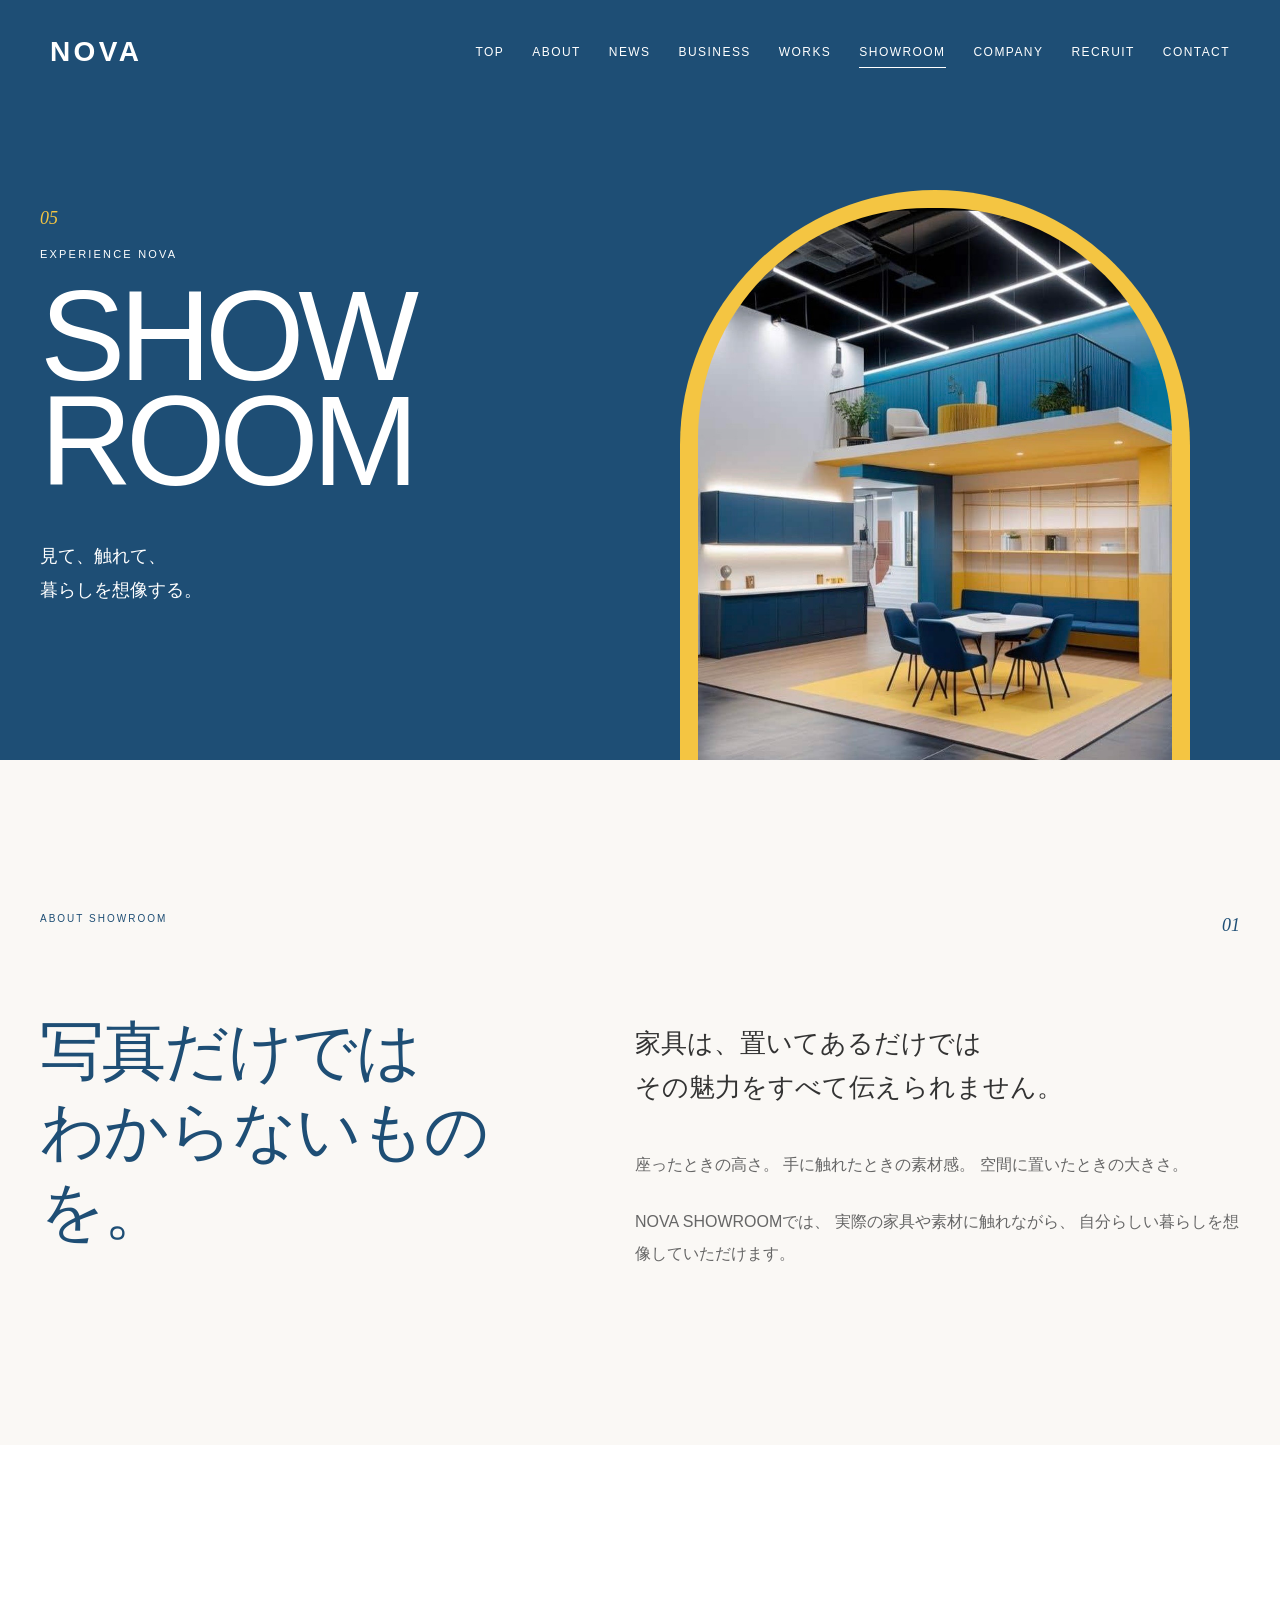
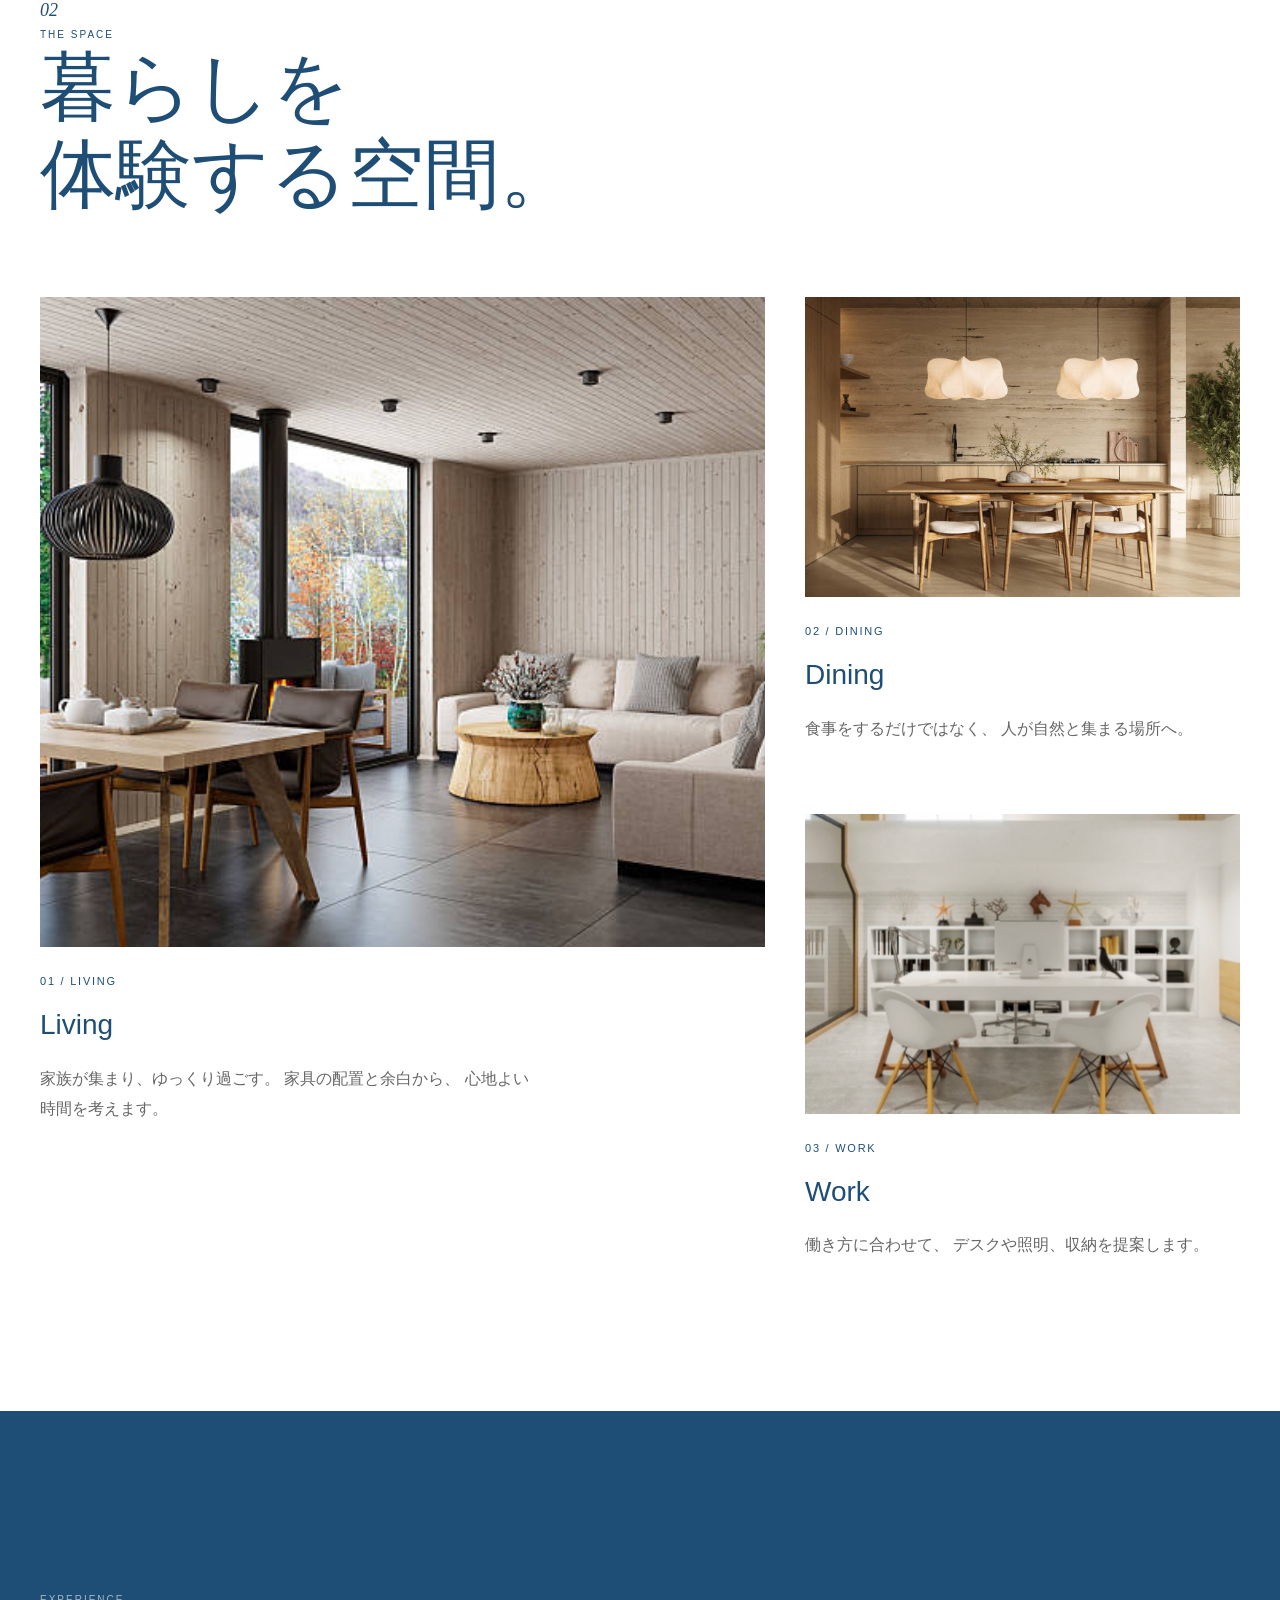
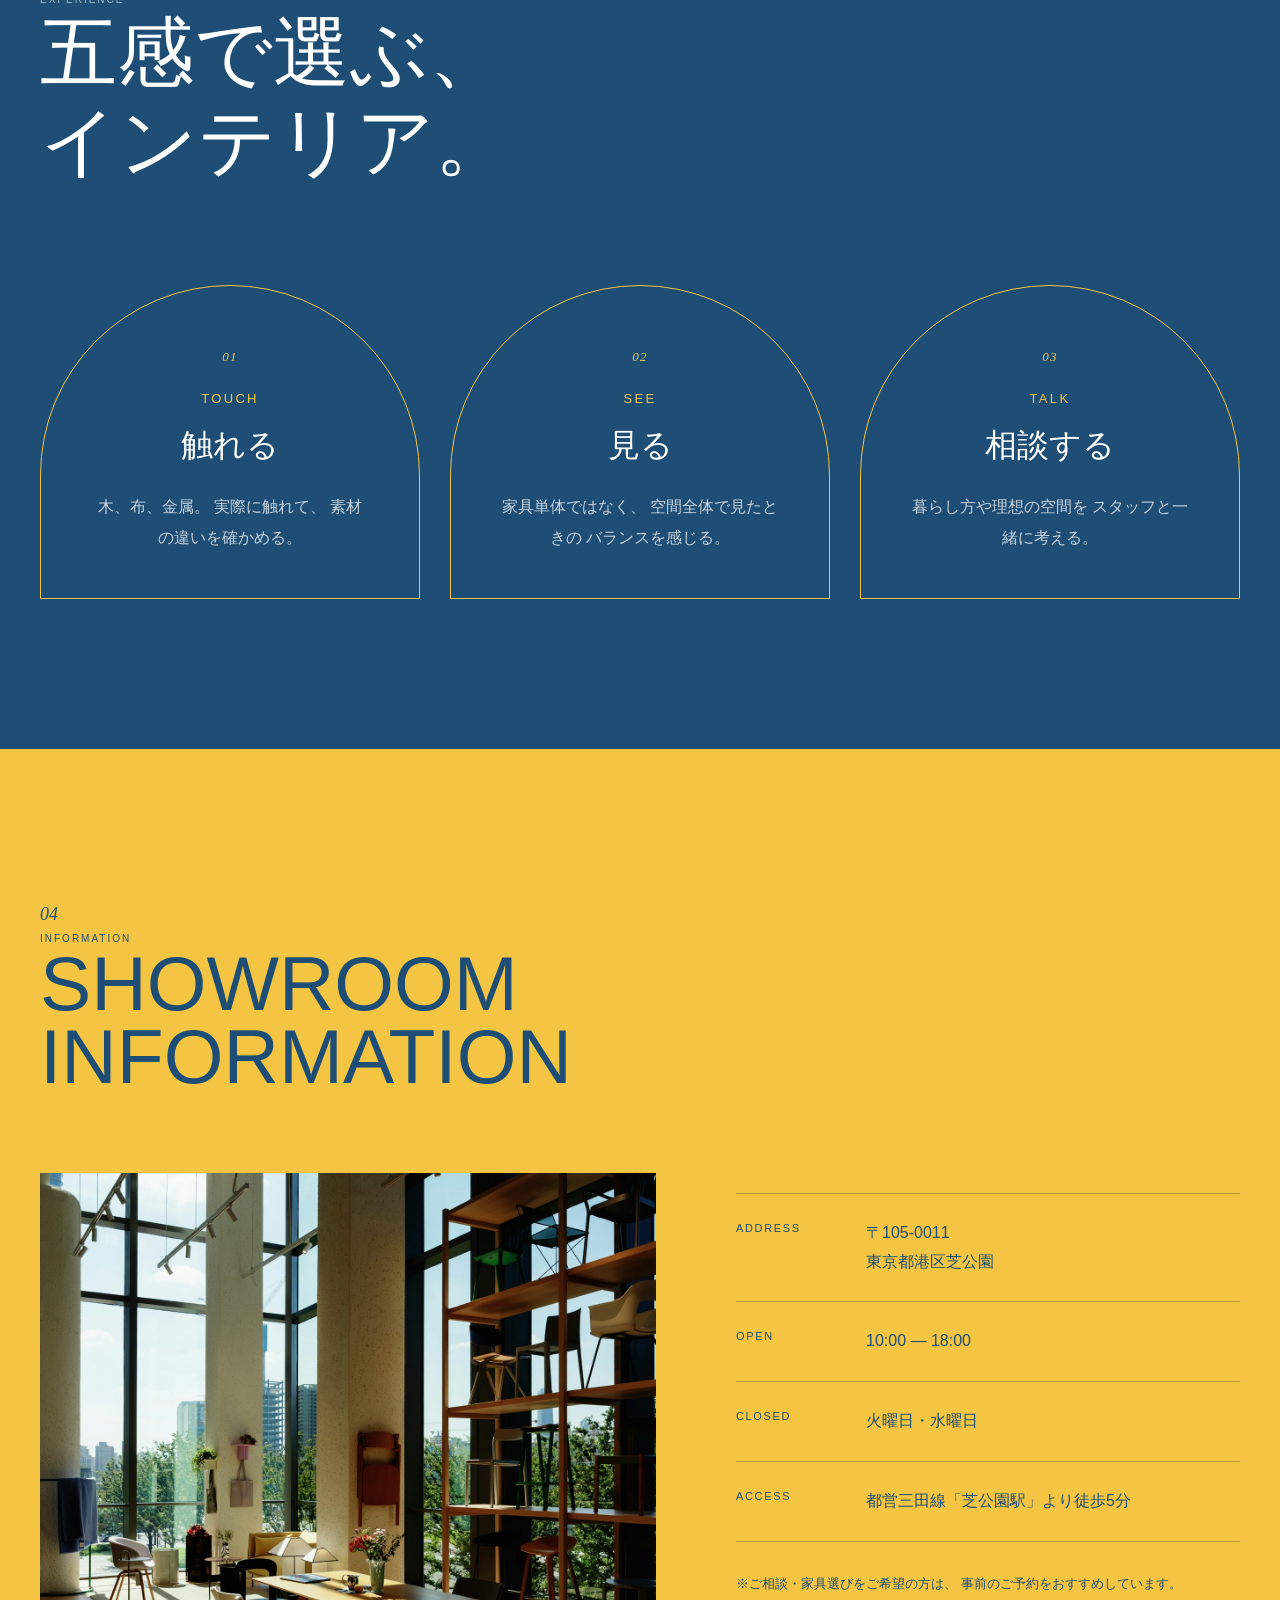
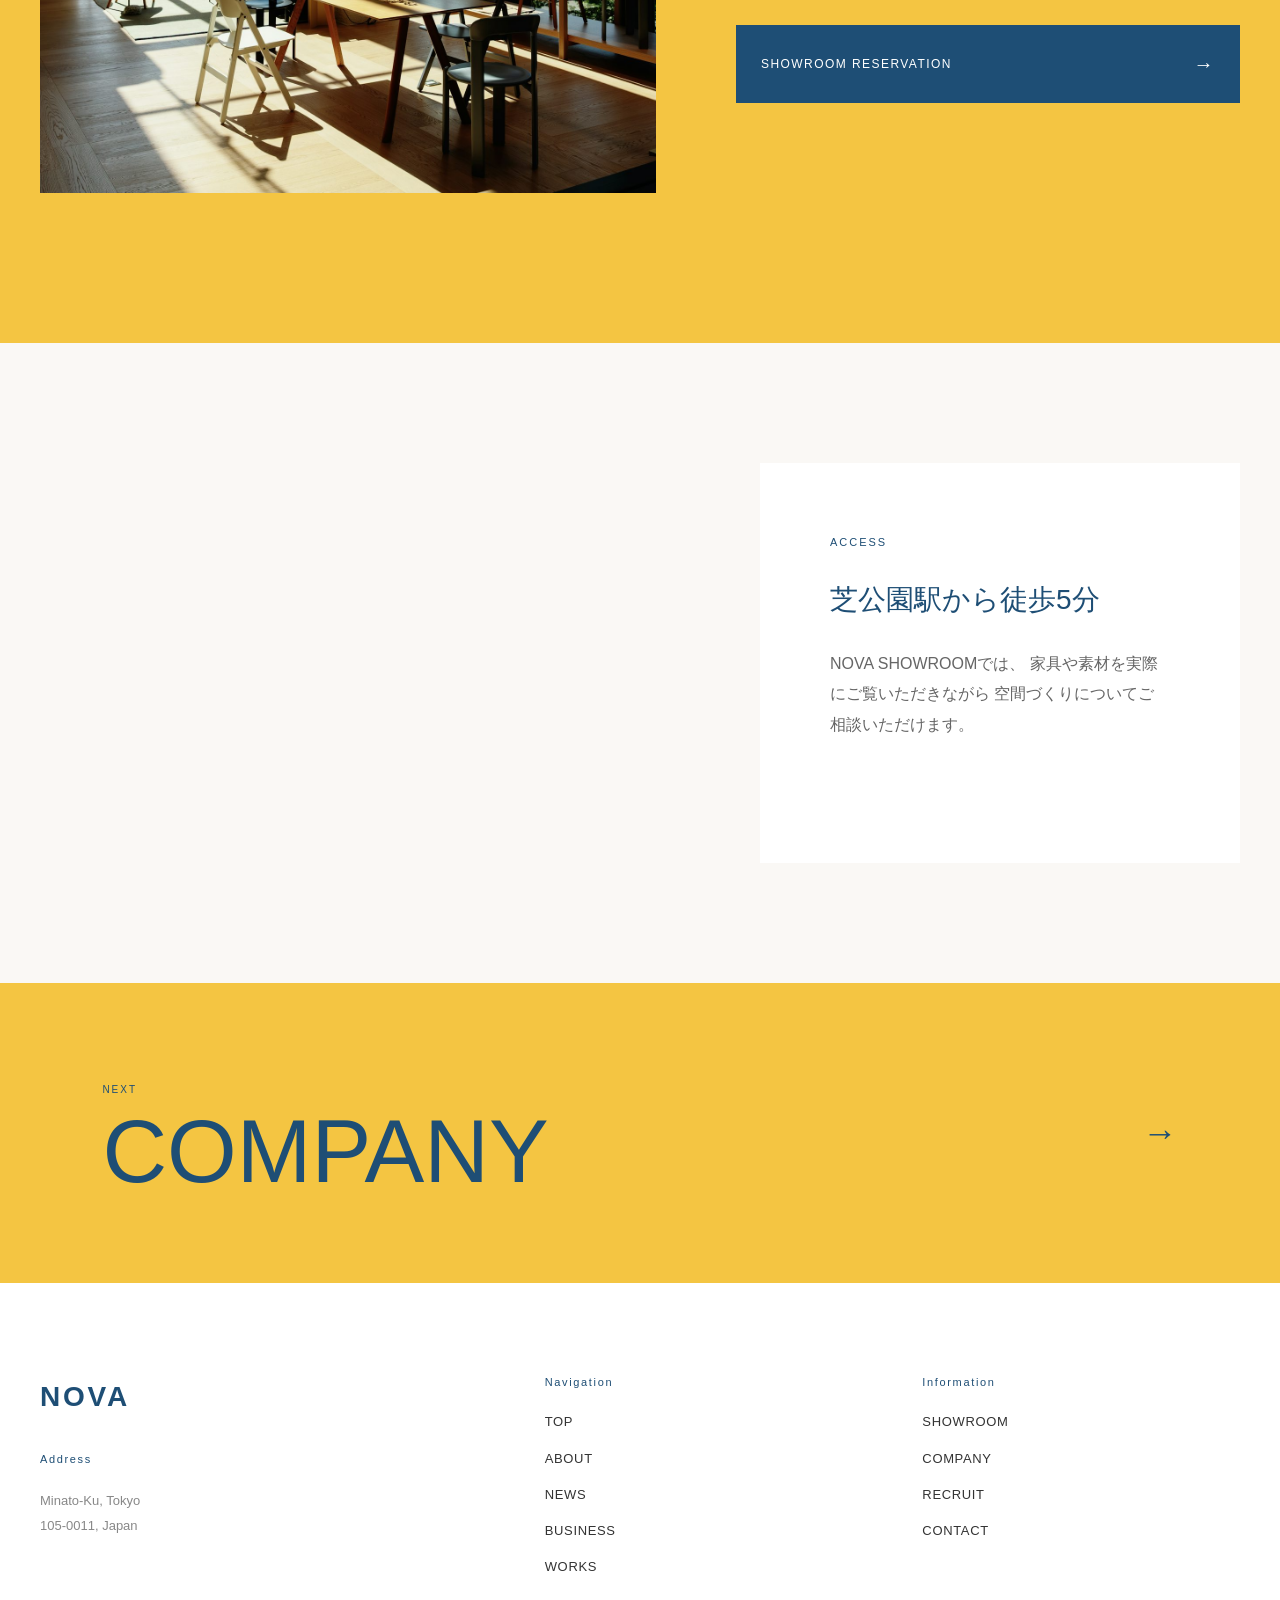
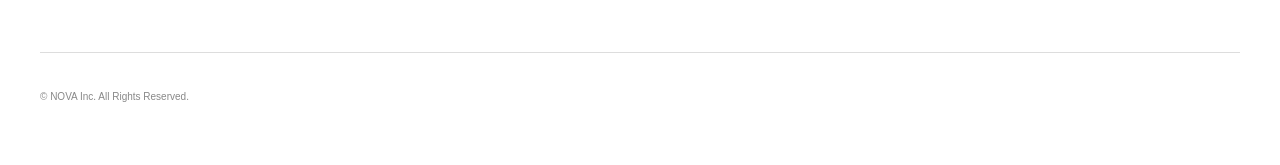
<file: Corporatewebsite/showroom.html>
<!DOCTYPE html>
<html lang="ja">

<head>
    <meta charset="UTF-8">
    <meta name="viewport" content="width=device-width, initial-scale=1.0">
    <meta name="description" content="家具や素材に実際に触れられるNOVA SHOWROOMの空間と、営業時間・アクセスなどのご案内です。">

    <title>SHOWROOM | NOVA</title>

    <link rel="stylesheet" href="./css/style.css">
    <link rel="stylesheet" href="./css/showroom.css">
</head>

<body>

    <header class="header">

        <a href="index.html" class="logo">NOVA</a>

        <button class="hamburger" id="js-hamburger" aria-label="メニューを開閉する" aria-expanded="false">
            <span></span>
            <span></span>
            <span></span>
        </button>

        <nav class="nav" id="js-nav">
            <a href="index.html">TOP</a>
            <a href="about.html">ABOUT</a>
            <a href="news.html">NEWS</a>
            <a href="business.html">BUSINESS</a>
            <a href="works.html">WORKS</a>
            <a href="showroom.html" class="active">SHOWROOM</a>
            <a href="company.html">COMPANY</a>
            <a href="recruit.html">RECRUIT</a>
            <a href="contact.html">CONTACT</a>
        </nav>

    </header>


    <main>

        <!-- HERO -->

        <section class="showroom-hero">

            <div class="showroom-hero-inner">

                <div class="showroom-hero-copy">
                    <p class="page-number">05</p>
                    <p class="hero-label">EXPERIENCE NOVA</p>
                    <h1>
                        SHOW<br>
                        ROOM
                    </h1>
                    <p class="hero-description">
                        見て、触れて、<br>
                        暮らしを想像する。
                    </p>
                </div>

            </div>

            <div class="showroom-hero-visual">
                <div class="showroom-arch">
                    <img src="images/work_corporate_showroom_06_01.jpg" alt="NOVA SHOWROOMの店内">
                </div>
            </div>

        </section>


        <!-- INTRO -->

        <section class="showroom-intro">

            <div class="section-inner">

                <div class="showroom-heading-top">
                    <p class="section-label">ABOUT SHOWROOM</p>
                    <p class="section-number">01</p>
                </div>

                <div class="showroom-intro-content">

                    <h2>
                        写真だけでは<br>
                        わからないものを。
                    </h2>

                    <div class="showroom-intro-text">
                        <p class="lead">
                            家具は、置いてあるだけでは<br>
                            その魅力をすべて伝えられません。
                        </p>
                        <p>
                            座ったときの高さ。
                            手に触れたときの素材感。
                            空間に置いたときの大きさ。
                        </p>
                        <p>
                            NOVA SHOWROOMでは、
                            実際の家具や素材に触れながら、
                            自分らしい暮らしを想像していただけます。
                        </p>
                    </div>

                </div>

            </div>

        </section>


        <!-- SPACE -->

        <section class="showroom-space">

            <div class="section-inner">

                <div class="space-heading">
                    <p class="section-number">02</p>
                    <p class="section-label">THE SPACE</p>
                    <h2>
                        暮らしを<br>
                        体験する空間。
                    </h2>
                </div>

                <div class="space-grid">

                    <article class="space-item space-large">
                        <div class="space-image">
                            <img src="images/work_corporate_showroom_02.jpg" alt="くつろぎのリビング展示スペース">
                        </div>
                        <div class="space-info">
                            <p class="space-category">01 / LIVING</p>
                            <h3>Living</h3>
                            <p>
                                家族が集まり、ゆっくり過ごす。
                                家具の配置と余白から、
                                心地よい時間を考えます。
                            </p>
                        </div>
                    </article>

                    <article class="space-item">
                        <div class="space-image">
                            <img src="images/work_corporate_showroom_03.jpg" alt="ダイニングスペース">
                        </div>
                        <div class="space-info">
                            <p class="space-category">02 / DINING</p>
                            <h3>Dining</h3>
                            <p>
                                食事をするだけではなく、
                                人が自然と集まる場所へ。
                            </p>
                        </div>
                    </article>

                    <article class="space-item">
                        <div class="space-image">
                            <img src="images/work_corporate_showroom_04.jpg" alt="ワークスペースの展示例">
                        </div>
                        <div class="space-info">
                            <p class="space-category">03 / WORK</p>
                            <h3>Work</h3>
                            <p>
                                働き方に合わせて、
                                デスクや照明、収納を提案します。
                            </p>
                        </div>
                    </article>

                </div>

            </div>

        </section>


        <!-- EXPERIENCE -->

        <section class="showroom-experience">

            <div class="section-inner">

                <div class="experience-header">
                    <p class="section-number">03</p>
                    <p class="section-label">EXPERIENCE</p>
                    <h2>
                        五感で選ぶ、<br>
                        インテリア。
                    </h2>
                </div>

                <div class="experience-list">

                    <div class="experience-item">
                        <span class="experience-number">01</span>
                        <div>
                            <p class="experience-title">TOUCH</p>
                            <h3>触れる</h3>
                            <p>
                                木、布、金属。
                                実際に触れて、
                                素材の違いを確かめる。
                            </p>
                        </div>
                    </div>

                    <div class="experience-item">
                        <span class="experience-number">02</span>
                        <div>
                            <p class="experience-title">SEE</p>
                            <h3>見る</h3>
                            <p>
                                家具単体ではなく、
                                空間全体で見たときの
                                バランスを感じる。
                            </p>
                        </div>
                    </div>

                    <div class="experience-item">
                        <span class="experience-number">03</span>
                        <div>
                            <p class="experience-title">TALK</p>
                            <h3>相談する</h3>
                            <p>
                                暮らし方や理想の空間を
                                スタッフと一緒に考える。
                            </p>
                        </div>
                    </div>

                </div>

            </div>

        </section>


        <!-- INFORMATION -->

        <section class="showroom-information">

            <div class="section-inner">

                <div class="information-heading">
                    <p class="section-number">04</p>
                    <p class="section-label">INFORMATION</p>
                    <h2>
                        SHOWROOM<br>
                        INFORMATION
                    </h2>
                </div>

                <div class="information-content">

                    <div class="information-image">
                        <img src="images/work_corporate_showroom_05.jpg" alt="NOVA SHOWROOMの内観">
                    </div>

                    <div class="information-details">

                        <dl>
                            <dt>ADDRESS</dt>
                            <dd>
                                〒105-0011<br>
                                東京都港区芝公園
                            </dd>
                        </dl>

                        <dl>
                            <dt>OPEN</dt>
                            <dd>10:00 — 18:00</dd>
                        </dl>

                        <dl>
                            <dt>CLOSED</dt>
                            <dd>火曜日・水曜日</dd>
                        </dl>

                        <dl>
                            <dt>ACCESS</dt>
                            <dd>都営三田線「芝公園駅」より徒歩5分</dd>
                        </dl>

                        <p class="information-note">
                            ※ご相談・家具選びをご希望の方は、
                            事前のご予約をおすすめしています。
                        </p>

                        <a href="contact.html" class="reservation-button">
                            SHOWROOM RESERVATION
                            <span>→</span>
                        </a>

                    </div>

                </div>

            </div>

        </section>


        <!-- MAP -->

        <section class="showroom-map">

            <div class="section-inner">

                <div class="map-box">

                    <div class="map-placeholder map-embed">
                        <iframe
                            src="https://www.google.com/maps?q=東京都港区芝公園&output=embed"
                            width="100%"
                            height="100%"
                            allowfullscreen=""
                            loading="lazy"
                            referrerpolicy="no-referrer-when-downgrade"
                            title="NOVA SHOWROOMの地図"></iframe>
                    </div>

                    <div class="map-text">
                        <p>ACCESS</p>
                        <h3>芝公園駅から徒歩5分</h3>
                        <p>
                            NOVA SHOWROOMでは、
                            家具や素材を実際にご覧いただきながら
                            空間づくりについてご相談いただけます。
                        </p>
                    </div>

                </div>

            </div>

        </section>


        <!-- NEXT -->

        <section class="showroom-next">
            <a href="company.html">
                <div>
                    <span>NEXT</span>
                    <h2 class="reveal-slide">COMPANY</h2>
                </div>
                <strong>→</strong>
            </a>
        </section>

    </main>


    <footer class="footer">
        <div class="footer-inner">

            <div class="footer-col footer-info">
                <div class="footer-logo">NOVA</div>
                <div class="footer-section">
                    <p class="footer-heading">Address</p>
                    <p>
                        Minato-Ku, Tokyo<br>
                        105-0011, Japan
                    </p>
                </div>
            </div>

            <div class="footer-col">
                <p class="footer-heading">Navigation</p>
                <a href="index.html">TOP</a>
                <a href="about.html">ABOUT</a>
                <a href="news.html">NEWS</a>
                <a href="business.html">BUSINESS</a>
                <a href="works.html">WORKS</a>
            </div>

            <div class="footer-col">
                <p class="footer-heading">Information</p>
                <a href="showroom.html">SHOWROOM</a>
                <a href="company.html">COMPANY</a>
                <a href="recruit.html">RECRUIT</a>
                <a href="contact.html">CONTACT</a>
            </div>

        </div>

        <div class="footer-bottom">
            <p>© NOVA Inc. All Rights Reserved.</p>
        </div>
    </footer>

    <script src="js/main.js"></script>

</body>

</html>
</file>
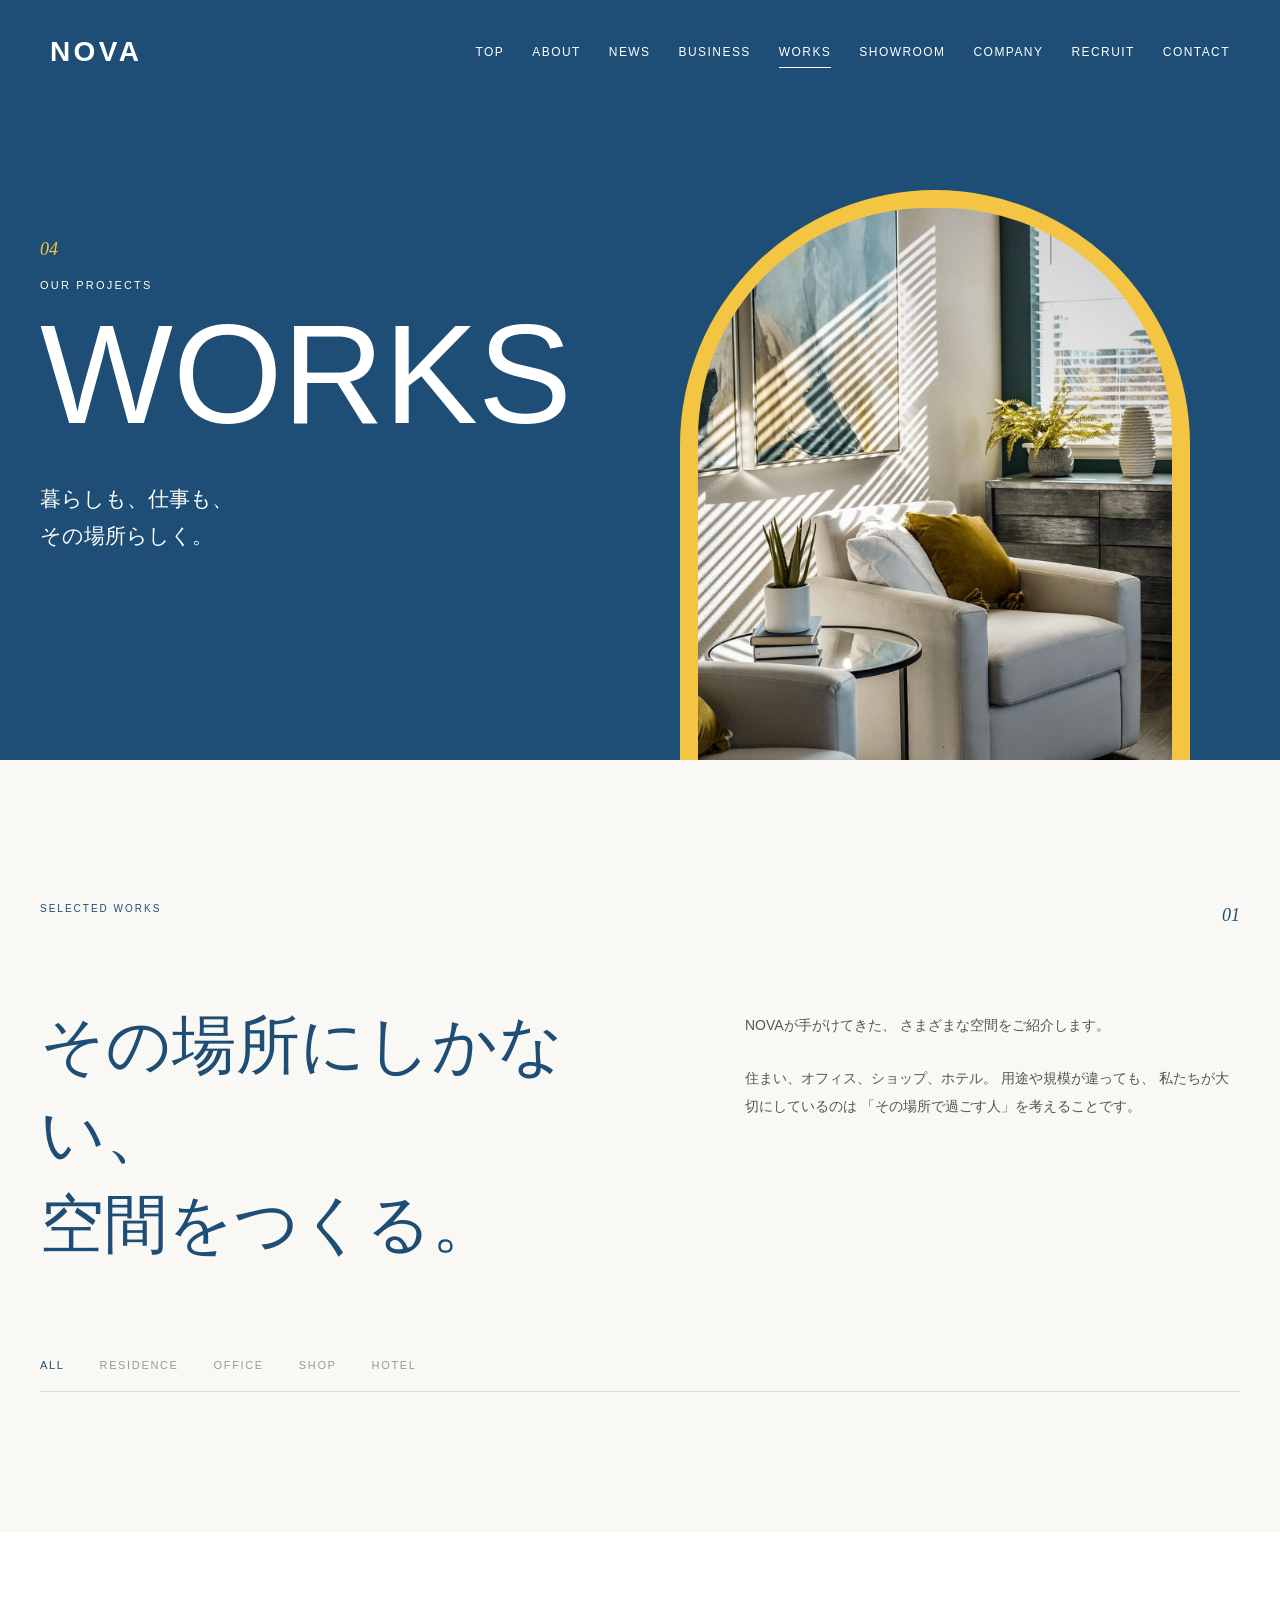
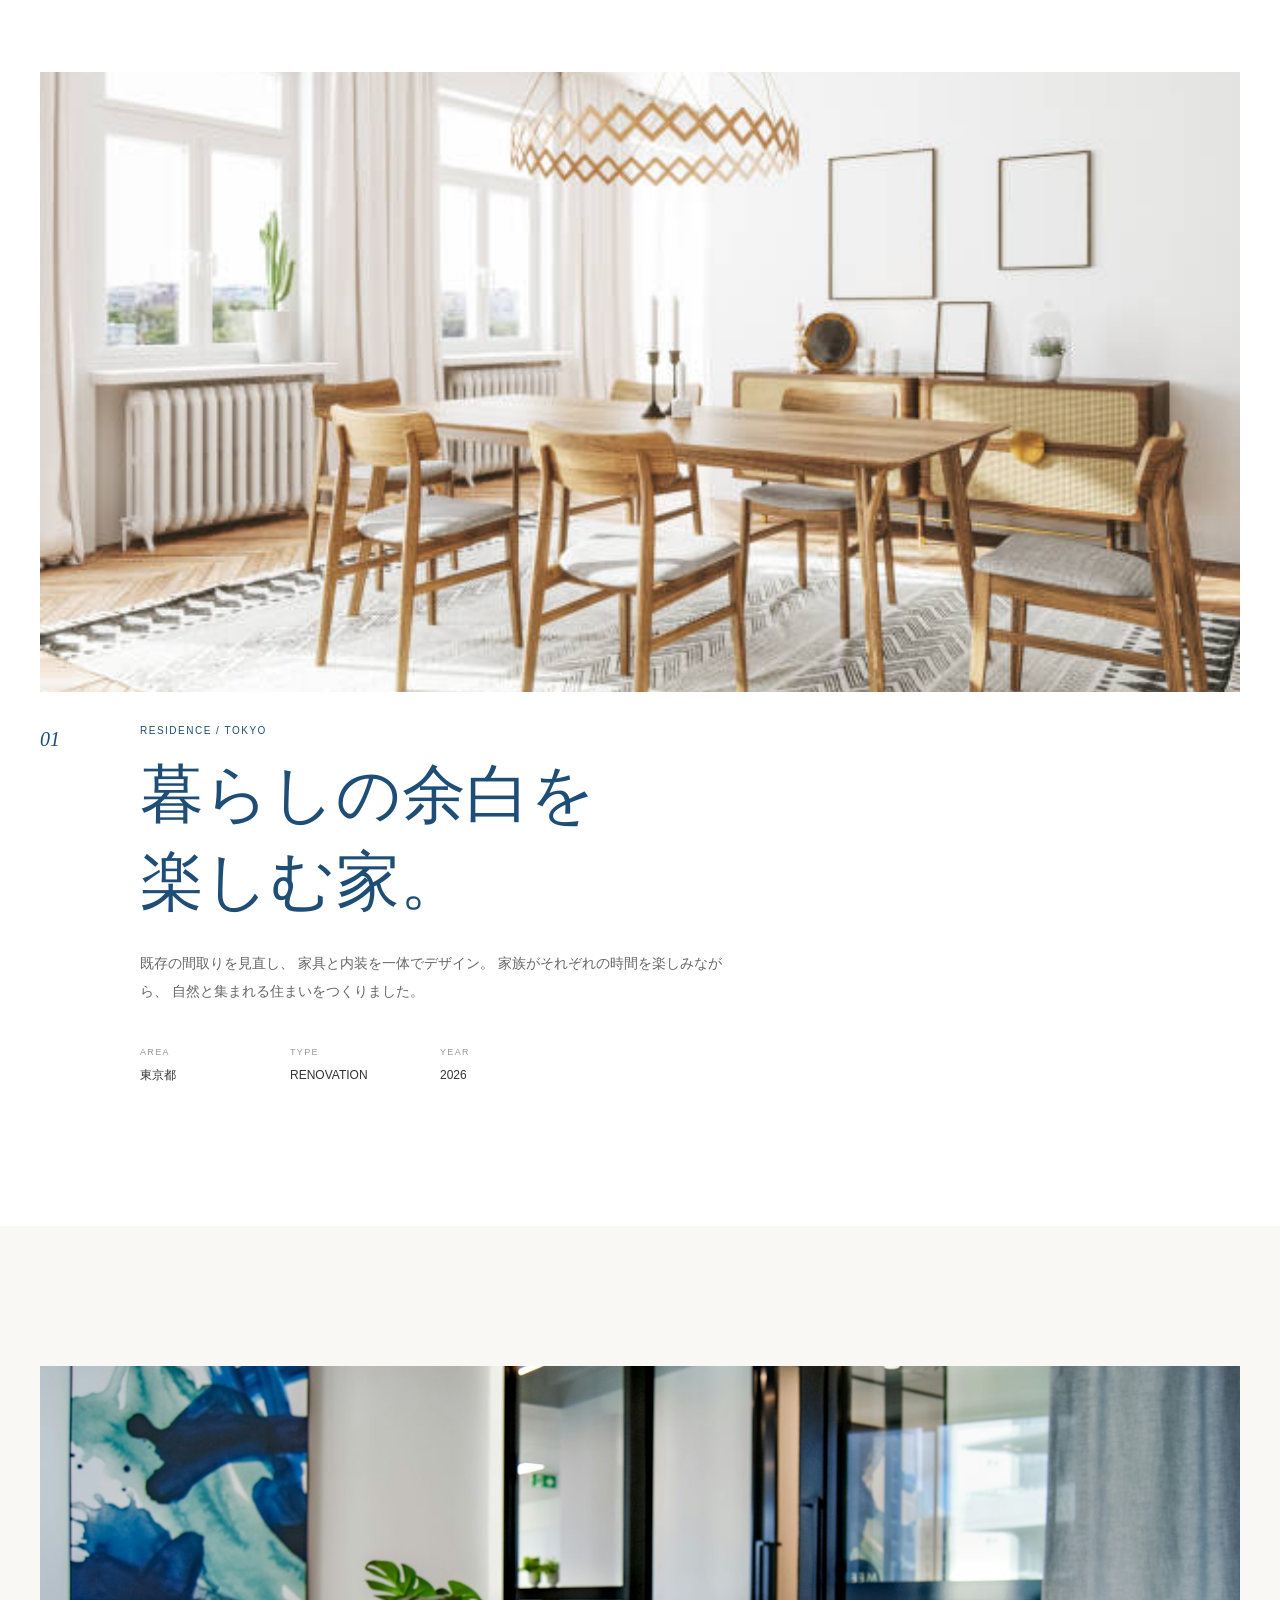
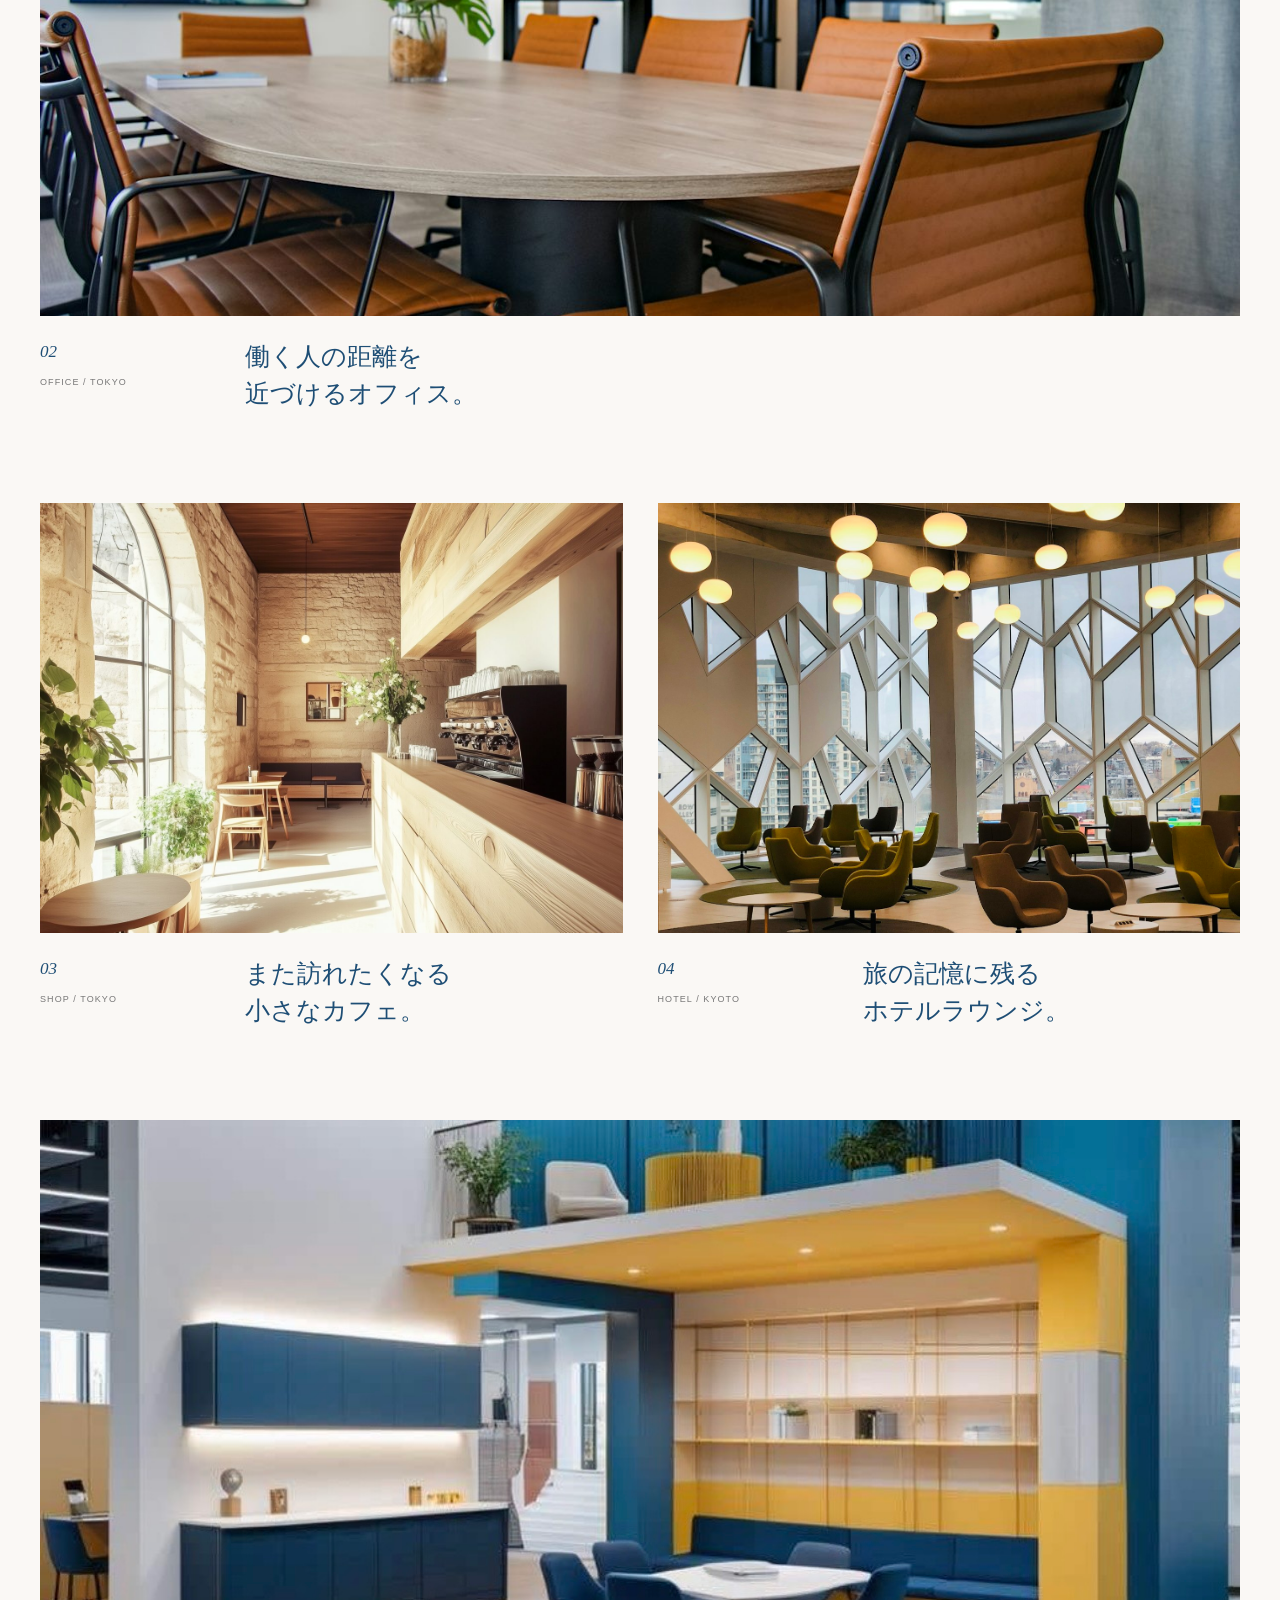
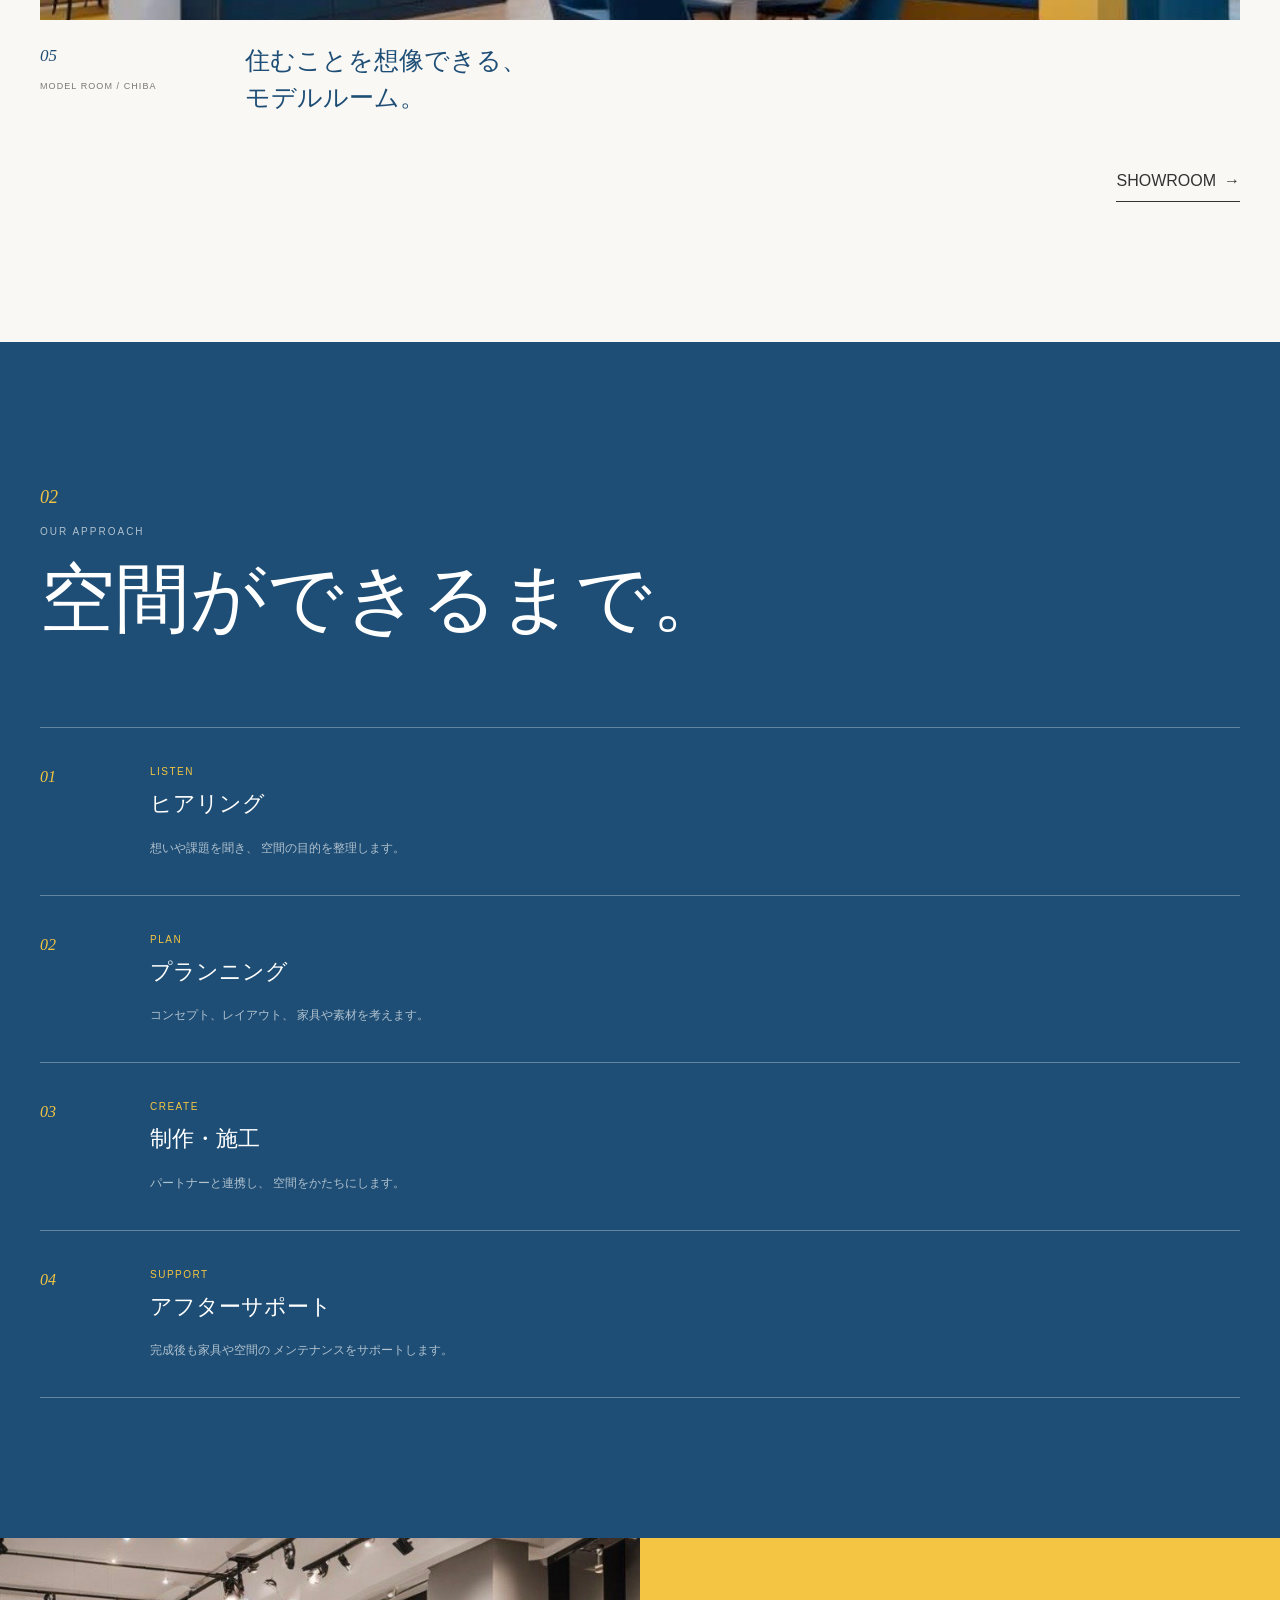
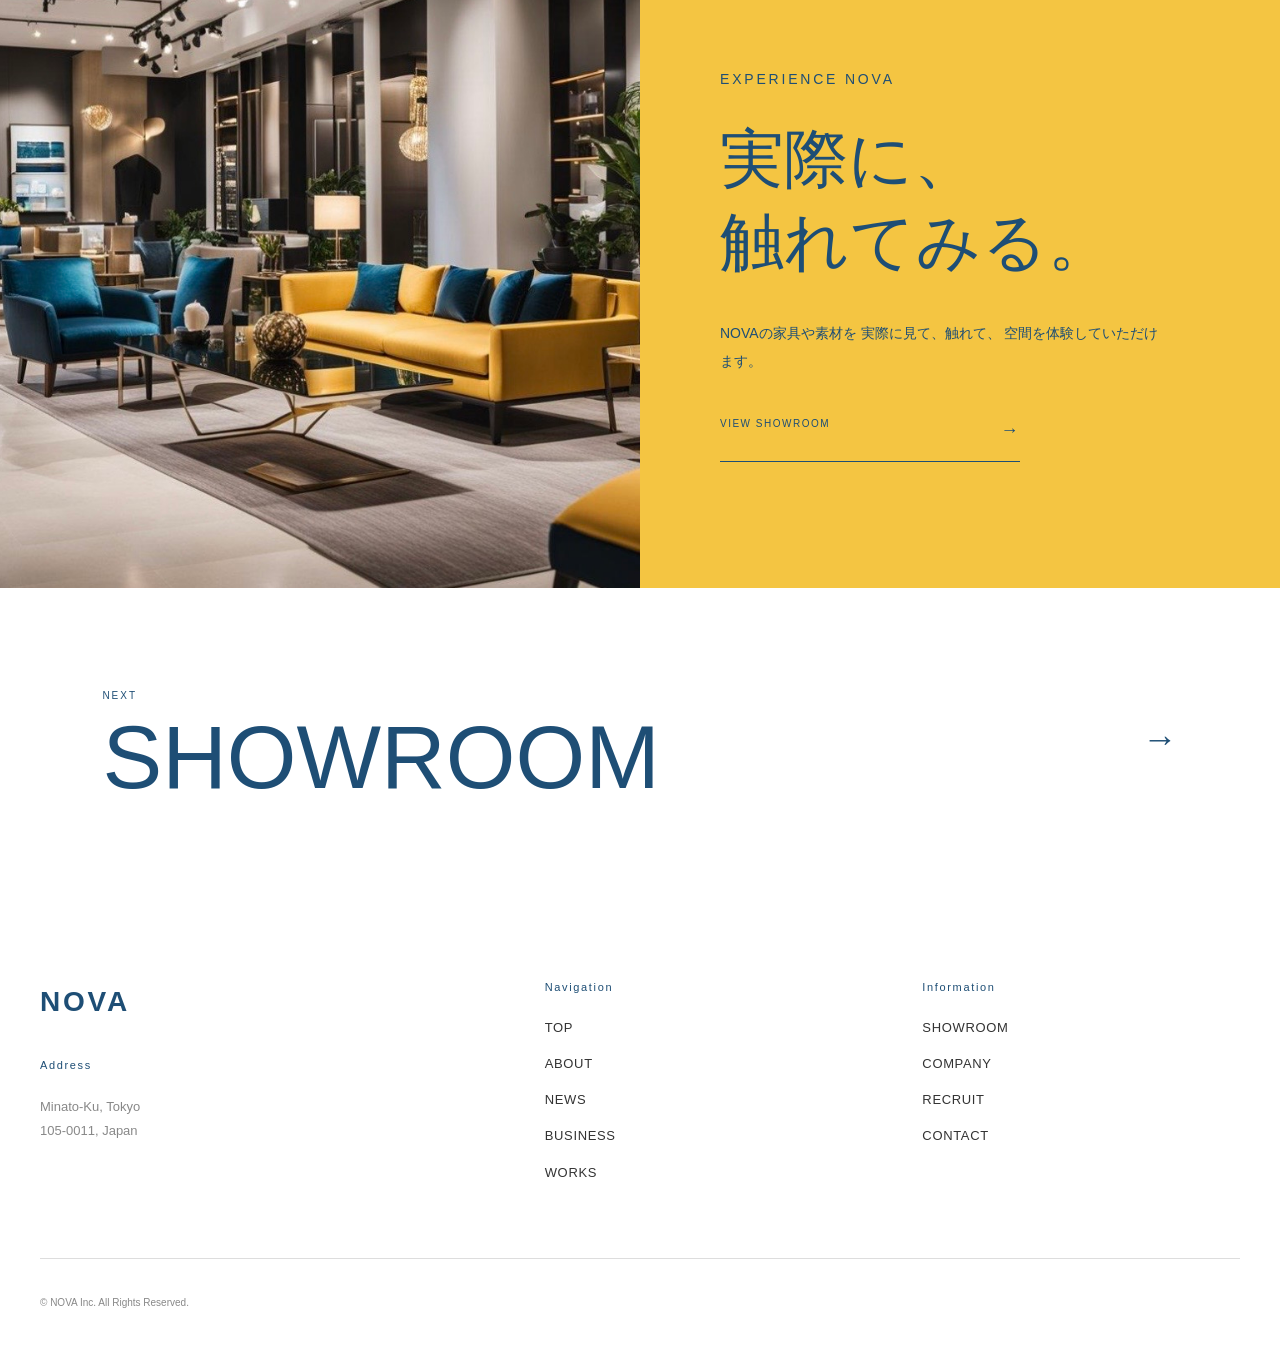
<file: Corporatewebsite/works.html>
<!DOCTYPE html>
<html lang="ja">

<head>
    <meta charset="UTF-8">
    <meta name="viewport" content="width=device-width, initial-scale=1.0">
    <meta name="description" content="NOVAが手がけた住宅・オフィス・ショップ・ホテルなどの施工事例を紹介するWORKSページです。">

    <title>WORKS | NOVA</title>

    <link rel="stylesheet" href="./css/style.css">
    <link rel="stylesheet" href="./css/works.css">
</head>

<body>

    <header class="header">

        <a href="index.html" class="logo">NOVA</a>

        <button class="hamburger" id="js-hamburger" aria-label="メニューを開閉する" aria-expanded="false">
            <span></span>
            <span></span>
            <span></span>
        </button>

        <nav class="nav" id="js-nav">
            <a href="index.html">TOP</a>
            <a href="about.html">ABOUT</a>
            <a href="news.html">NEWS</a>
            <a href="business.html">BUSINESS</a>
            <a href="works.html" class="active">WORKS</a>
            <a href="showroom.html">SHOWROOM</a>
            <a href="company.html">COMPANY</a>
            <a href="recruit.html">RECRUIT</a>
            <a href="contact.html">CONTACT</a>
        </nav>

    </header>


    <main>

        <!-- HERO -->

        <section class="works-hero">

            <div class="works-hero-inner">
                <p class="page-number">04</p>
                <p class="page-label">OUR PROJECTS</p>
                <h1>WORKS</h1>
                <p class="works-hero-copy">
                    暮らしも、仕事も、<br>
                    その場所らしく。
                </p>
            </div>

            <div class="works-hero-arch">
                <div class="works-hero-image">
                    <img src="images/work_corporate_works_01.jpg" alt="ソファ">
                </div>
            </div>

        </section>


        <!-- INTRO -->

        <section class="works-intro">

            <div class="section-inner">

                <div class="works-intro-top">
                    <p class="section-label">SELECTED WORKS</p>
                    <p class="section-number">01</p>
                </div>

                <div class="works-intro-content">
                    <h2>
                        その場所にしかない、<br>
                        空間をつくる。
                    </h2>
                    <div>
                        <p>
                            NOVAが手がけてきた、
                            さまざまな空間をご紹介します。
                        </p>
                        <p>
                            住まい、オフィス、ショップ、ホテル。
                            用途や規模が違っても、
                            私たちが大切にしているのは
                            「その場所で過ごす人」を考えることです。
                        </p>
                    </div>
                </div>

                <div class="works-filter">
                    <button class="active" type="button" data-filter="all">ALL</button>
                    <button type="button" data-filter="residence">RESIDENCE</button>
                    <button type="button" data-filter="office">OFFICE</button>
                    <button type="button" data-filter="shop">SHOP</button>
                    <button type="button" data-filter="hotel">HOTEL</button>
                </div>

            </div>

        </section>


        <!-- FEATURED WORK -->

        <section class="featured-work">

            <div class="section-inner">

                <div class="featured-image">
                    <img src="images/work_corporate_works_02.jpg" alt="東京の住宅リノベーション施工事例">
                </div>

                <div class="featured-info">

                    <div class="featured-number">01</div>

                    <div>
                        <p class="featured-category">RESIDENCE / TOKYO</p>
                        <h2>
                            暮らしの余白を<br>
                            楽しむ家。
                        </h2>
                        <p class="featured-text">
                            既存の間取りを見直し、
                            家具と内装を一体でデザイン。
                            家族がそれぞれの時間を楽しみながら、
                            自然と集まれる住まいをつくりました。
                        </p>

                        <dl>
                            <div>
                                <dt>AREA</dt>
                                <dd>東京都</dd>
                            </div>
                            <div>
                                <dt>TYPE</dt>
                                <dd>RENOVATION</dd>
                            </div>
                            <div>
                                <dt>YEAR</dt>
                                <dd>2026</dd>
                            </div>
                        </dl>
                    </div>

                </div>

            </div>

        </section>


        <!-- WORK GRID -->

        <section class="works-grid-section">

            <div class="section-inner">

                <div class="works-grid">

                    <article class="work-item work-item-large" data-category="office">
                        <a href="#">
                            <div class="work-item-image">
                                <img src="images/work_corporate_works_03.jpg" alt="働く人の距離を近づけるオフィスの施工事例">
                            </div>
                            <div class="work-item-info">
                                <div>
                                    <span>02</span>
                                    <p>OFFICE / TOKYO</p>
                                </div>
                                <h3>
                                    働く人の距離を<br>
                                    近づけるオフィス。
                                </h3>
                            </div>
                        </a>
                    </article>

                    <article class="work-item" data-category="shop">
                        <a href="#">
                            <div class="work-item-image">
                                <img src="images/work_corporate_works_04.jpg" alt="また訪れたくなる小さなカフェの施工事例">
                            </div>
                            <div class="work-item-info">
                                <div>
                                    <span>03</span>
                                    <p>SHOP / TOKYO</p>
                                </div>
                                <h3>
                                    また訪れたくなる<br>
                                    小さなカフェ。
                                </h3>
                            </div>
                        </a>
                    </article>

                    <article class="work-item" data-category="hotel">
                        <a href="#">
                            <div class="work-item-image">
                                <img src="images/work_corporate_works_05.jpg" alt="旅の記憶に残るホテルラウンジの施工事例">
                            </div>
                            <div class="work-item-info">
                                <div>
                                    <span>04</span>
                                    <p>HOTEL / KYOTO</p>
                                </div>
                                <h3>
                                    旅の記憶に残る<br>
                                    ホテルラウンジ。
                                </h3>
                            </div>
                        </a>
                    </article>

                    <article class="work-item work-item-wide" data-category="residence">
                        <a href="#">
                            <div class="work-item-image">
                                <img src="images/work_corporate_showroom_06_01.jpg" alt="住むことを想像できるモデルルームの施工事例">
                            </div>
                            <div class="work-item-info">
                                <div>
                                    <span>05</span>
                                    <p>MODEL ROOM / CHIBA</p>
                                </div>
                                <h3>
                                    住むことを想像できる、<br>
                                    モデルルーム。
                                </h3>
                            </div>
                        </a>
                    </article>

                </div>

                <div class="works-more">
                    <a href="showroom.html" class="text-link">
                        SHOWROOM
                        <span>→</span>
                    </a>
                </div>

            </div>

        </section>


        <!-- APPROACH -->

        <section class="works-approach">

            <div class="section-inner">

                <div class="works-approach-heading">
                    <p class="section-number">02</p>
                    <p class="section-label">OUR APPROACH</p>
                    <h2>空間ができるまで。</h2>
                </div>

                <div class="process-list">

                    <div class="process-item">
                        <span>01</span>
                        <div>
                            <p>LISTEN</p>
                            <h3>ヒアリング</h3>
                            <small>
                                想いや課題を聞き、
                                空間の目的を整理します。
                            </small>
                        </div>
                    </div>

                    <div class="process-item">
                        <span>02</span>
                        <div>
                            <p>PLAN</p>
                            <h3>プランニング</h3>
                            <small>
                                コンセプト、レイアウト、
                                家具や素材を考えます。
                            </small>
                        </div>
                    </div>

                    <div class="process-item">
                        <span>03</span>
                        <div>
                            <p>CREATE</p>
                            <h3>制作・施工</h3>
                            <small>
                                パートナーと連携し、
                                空間をかたちにします。
                            </small>
                        </div>
                    </div>

                    <div class="process-item">
                        <span>04</span>
                        <div>
                            <p>SUPPORT</p>
                            <h3>アフターサポート</h3>
                            <small>
                                完成後も家具や空間の
                                メンテナンスをサポートします。
                            </small>
                        </div>
                    </div>

                </div>

            </div>

        </section>


        <!-- SHOWROOM CTA -->

        <section class="works-showroom">

            <div class="works-showroom-image">
                <img src="images/work_corporate_works_07.jpg" alt="NOVA TOKYOショールームの店内">
            </div>

            <div class="works-showroom-content">
                <p class="section-label">EXPERIENCE NOVA</p>
                <h2>
                    実際に、<br>
                    触れてみる。
                </h2>
                <p>
                    NOVAの家具や素材を
                    実際に見て、触れて、
                    空間を体験していただけます。
                </p>
                <a href="showroom.html">
                    VIEW SHOWROOM
                    <span>→</span>
                </a>
            </div>

        </section>


        <!-- NEXT -->

        <section class="works-next">
            <a href="showroom.html">
                <div>
                    <span>NEXT</span>
                    <h2 class="reveal-slide">SHOWROOM</h2>
                </div>
                <strong>→</strong>
            </a>
        </section>

    </main>


    <footer class="footer">
        <div class="footer-inner">

            <div class="footer-col footer-info">
                <div class="footer-logo">NOVA</div>
                <div class="footer-section">
                    <p class="footer-heading">Address</p>
                    <p>
                        Minato-Ku, Tokyo<br>
                        105-0011, Japan
                    </p>
                </div>
            </div>

            <div class="footer-col">
                <p class="footer-heading">Navigation</p>
                <a href="index.html">TOP</a>
                <a href="about.html">ABOUT</a>
                <a href="news.html">NEWS</a>
                <a href="business.html">BUSINESS</a>
                <a href="works.html">WORKS</a>
            </div>

            <div class="footer-col">
                <p class="footer-heading">Information</p>
                <a href="showroom.html">SHOWROOM</a>
                <a href="company.html">COMPANY</a>
                <a href="recruit.html">RECRUIT</a>
                <a href="contact.html">CONTACT</a>
            </div>

        </div>

        <div class="footer-bottom">
            <p>© NOVA Inc. All Rights Reserved.</p>
        </div>
    </footer>

    <script src="js/main.js"></script>

</body>

</html>
</file>
<file: Corporatewebsite/css/style.css>
@charset "UTF-8";

/* -------------------------------------------------------------------------- */
/* Design Tokens                                                              */
/* -------------------------------------------------------------------------- */

:root {
    --color-navy: #1e4e75;
    --color-yellow: #f4c542;
    --color-text: #333;
    --color-text-light: #666;
    --color-bg: #faf8f5;
    --color-white: #fff;
    --color-border: #ccc;

    --arch-radius: 260px 260px 0 0;
    --arch-radius-inner: 230px 230px 0 0;

    --ease-smooth: cubic-bezier(.22, 1, .36, 1);
}

/* -------------------------------------------------------------------------- */
/* Base Settings                                                              */
/* -------------------------------------------------------------------------- */

* {
    box-sizing: border-box;
}

html {
    scroll-behavior: smooth;
}

body {
    margin: 0;
    color: var(--color-text);
    background: var(--color-bg);
    font-family:
        "Helvetica Neue",
        Arial,
        "Hiragino Kaku Gothic ProN",
        "Hiragino Sans",
        Meiryo,
        sans-serif;
    line-height: 1.7;
}

img {
    width: 100%;
    display: block;
    object-fit: cover;
}

a {
    color: inherit;
    text-decoration: none;
}

/* キーボード操作時のフォーカス表示 */
a:focus-visible,
button:focus-visible {
    outline: 2px solid var(--color-yellow);
    outline-offset: 3px;
}

@media (prefers-reduced-motion: reduce) {
    html {
        scroll-behavior: auto;
    }

    * {
        transition-duration: 0.01ms !important;
        animation-duration: 0.01ms !important;
    }
}

.text-link {
    position: relative;
    display: inline-flex;
    align-items: center;
    gap: 8px;
    color: inherit;
    text-decoration: none;
    padding-bottom: 7px;
    border-bottom: 1px solid currentColor;
}

.text-link::after {
    content: "";
    position: absolute;
    left: 0;
    bottom: -1px;
    width: 0;
    height: 1px;
    background: var(--color-yellow);
    transition: width .5s var(--ease-smooth);
}

.text-link span {
    display: inline-block;
    transition: transform .4s ease;
}

.text-link:hover {
    border-bottom-color: transparent;
}

.text-link:hover::after {
    width: 100%;
}

.text-link:hover span {
    transform: translateX(6px);
}

/* CTA ALIGNMENT */
.works-more,
.business-more,
.news-more,
.showroom-more,
.company-more {
    display: flex;
    justify-content: flex-end;
    margin-top: 50px;
}

/* SECTION COLOR */
.about .text-link {
    color: var(--color-text);
}

.news-more .text-link {
    color: var(--color-navy);
}

.business-more .text-link {
    color: var(--color-white);
}

.works-more .text-link {
    color: var(--color-text);
}

.showroom-more .text-link {
    color: var(--color-text);
}

.company-more .text-link {
    color: var(--color-text);
}

.recruit-more .text-link {
    color: var(--color-white);
}

/* -------------------------------------------------------------------------- */
/* 共通パーツ：アーチ型の切り抜き（Hero / About / Contact で共有）              */
/* -------------------------------------------------------------------------- */

.arch-shape {
    width: min(42vw, 520px);
    height: min(75vh, 700px);
    padding: 22px;
    background: var(--color-yellow);
    border-radius: var(--arch-radius);
    box-sizing: border-box;
    overflow: hidden;
}

.arch-shape img,
.arch-shape .arch-image {
    width: 100%;
    height: 100%;
}

.arch-shape img {
    object-fit: cover;
    border-radius: var(--arch-radius-inner);
}

.arch-image {
    overflow: hidden;
    border-radius: var(--arch-radius-inner);
}

/* -------------------------------------------------------------------------- */
/* 共通パーツ：下層ページ共通のヒーロー要素                                    */
/* （page-number / page-label・hero-label / section-label）                    */
/* 各ページCSSで重複定義されていたものをここに集約                             */
/* -------------------------------------------------------------------------- */

.page-number {
    margin: 0 0 12px;
    color: var(--color-yellow);
    font-family: Georgia, serif;
    font-style: italic;
    font-size: 18px;
}

.page-label,
.company-hero .hero-label,
.contact-hero .hero-label,
.recruit-hero .hero-label,
.showroom-hero .hero-label {
    margin: 0 0 20px;
    font-size: 11px;
    letter-spacing: .2em;
}

.section-label {
    margin: 0;
    color: var(--color-navy);
    font-size: 10px;
    letter-spacing: .2em;
}

/* Googleマップ埋め込み（Contact / Showroom で共有。高さは各ページで指定） */

.map-embed {
    overflow: hidden;
}

.map-embed iframe {
    width: 100%;
    height: 100%;
    border: 0;
    display: block;
}

/* -------------------------------------------------------------------------- */
/* Header & Hamburger Menu                                                    */
/* -------------------------------------------------------------------------- */

.header {
    position: absolute;
    top: 0;
    left: 0;
    width: 100%;
    padding: 28px 50px;

    display: flex;
    align-items: center;
    justify-content: space-between;

    z-index: 100;
    color: var(--color-white);
}

.logo {
    font-size: 28px;
    font-weight: 700;
    letter-spacing: .12em;
    color: var(--color-white);
}

.nav {
    display: flex;
    gap: 28px;
}

.nav a {
    font-size: 12px;
    letter-spacing: .12em;
    color: var(--color-white);
    transition: opacity .3s ease;
}

.nav a:hover {
    opacity: .5;
}

.nav a.active {
    position: relative;
}

.nav a.active::after {
    content: "";
    position: absolute;
    left: 0;
    right: 0;
    bottom: -6px;
    height: 1px;
    background: currentColor;
}

.hamburger {
    display: none;

    flex-direction: column;
    justify-content: space-between;

    width: 30px;
    height: 20px;

    background: transparent;
    border: none;

    cursor: pointer;
    padding: 0;

    z-index: 101;
}

.hamburger span {
    display: block;
    width: 100%;
    height: 2px;
    background-color: var(--color-white);
    transition: transform 0.3s, opacity 0.3s;
}

/* ------------------------------------------ */
/* Header & Hamburger Menu.                   */
/* レスポンシブ対応（画面幅768px以下の場合）        */
/* ------------------------------------------ */

@media screen and (max-width: 768px) {

    .header {
        padding: 20px;
    }

    .hamburger {
        display: flex;
    }

    .nav {
        position: fixed;

        top: 0;
        right: -100%;

        width: 100%;
        height: 100vh;
        height: 100dvh;

        background-color: var(--color-navy);

        flex-direction: column;
        justify-content: center;
        align-items: flex-start;

        gap: 26px;
        padding: 0 40px;
        box-sizing: border-box;

        counter-reset: nav-index;

        transition: right 0.3s ease-in-out;

        z-index: 99;
    }

    .nav.active {
        right: 0;
    }

    .nav a {
        position: relative;
        display: flex;
        align-items: baseline;
        gap: 18px;

        font-size: 22px;
        letter-spacing: .04em;
        color: var(--color-white);
    }

    .nav a::before {
        counter-increment: nav-index;
        content: "0" counter(nav-index);
        color: var(--color-yellow);
        font-family: Georgia, serif;
        font-style: italic;
        font-size: 13px;
        letter-spacing: 0;
    }

    .nav a.active {
        color: var(--color-yellow);
    }

    .hamburger.active span:nth-child(1) {
        transform: translateY(9px) rotate(45deg);
    }

    .hamburger.active span:nth-child(2) {
        opacity: 0;
    }

    .hamburger.active span:nth-child(3) {
        transform: translateY(-9px) rotate(-45deg);
    }
}

/* -------------------------------------------------------------------------- */
/* Hero Section                                                               */
/* -------------------------------------------------------------------------- */

.hero {
    min-height: 100vh;
    min-height: 100dvh;
    background: var(--color-navy);
    color: var(--color-white);
    overflow: hidden;
    position: relative;
}

.hero-inner {
    width: min(1300px, calc(100% - 80px));
    min-height: 100vh;
    min-height: 100dvh;
    margin: auto;
    position: relative;
    display: flex;
    align-items: center;
}

.hero-copy {
    position: relative;
    z-index: 10;
    width: 48%;
    padding-top: 50px;
}

.hero-label {
    margin-bottom: 25px;
    font-size: 12px;
    letter-spacing: .2em;
}

.hero h1 {
    margin: 0;
    font-size: clamp(52px, 7vw, 100px);
    line-height: 1.12;
    letter-spacing: .04em;
    font-weight: 500;
}

.hero-description {
    margin-top: 35px;
    font-size: 15px;
    line-height: 2;
}

/* Hero Arch */
.hero-arch {
    position: absolute;
    right: 5%;
    bottom: -20px;
    z-index: 3;
}

.hero-small-text {
    position: absolute;
    right: 0;
    bottom: 45px;
    font-size: 11px;
    letter-spacing: .25em;
    transform: rotate(90deg);
}

/* Common */

.section-inner {
    width: min(1200px, calc(100% - 80px));
    margin: 0 auto;
}

.section-heading {
    display: flex;
    align-items: baseline;
    gap: 20px;
    margin-bottom: 60px;
}

.section-heading h2 {
    margin: 0;
    font-size: clamp(40px, 5vw, 70px);
    line-height: 1;
    letter-spacing: .04em;
}

.section-number {
    margin: 0;
    color: var(--color-navy);
    font-family: Georgia, serif;
    font-style: italic;
    font-size: 18px;
}

.white .section-number,
.white h2 {
    color: var(--color-white);
}

/* ------------------------------------------ */
/* Hero Section                               */
/* レスポンシブ対応（画面幅768px以下の場合）        */
/* ------------------------------------------ */

@media screen and (max-width: 768px) {

    .hero-inner {
        flex-direction: column;
        justify-content: center;
        gap: 50px;
        padding: 120px 0 60px;
        min-height: auto;
    }

    .hero-copy {
        width: 100%;
        padding-top: 0;
        text-align: left;
    }

    .hero-arch {
        position: static;
        width: min(70vw, 280px);
        height: 320px;
        margin: 0 auto;
    }

    .hero-small-text {
        display: none;
    }

    .section-inner {
        width: calc(100% - 40px);
    }

    .section-heading {
        margin-bottom: 40px;
    }
}

/* -------------------------------------------------------------------------- */
/* News Section                                                               */
/* -------------------------------------------------------------------------- */

.news {
    padding: 90px 0;
}

.news-list {
    border-top: 1px solid var(--color-border);
}

.news-item {
    min-height: 80px;
    display: grid;
    grid-template-columns: 120px 100px 1fr 30px;
    align-items: center;
    gap: 20px;
    border-bottom: 1px solid var(--color-border);
    transition: padding .3s ease;
}

.news-item:hover {
    padding-left: 15px;
}

.news-item time,
.news-category {
    font-size: 11px;
    letter-spacing: .08em;
}

.news-category {
    color: var(--color-navy);
}

.news-item p {
    margin: 0;
}

.news-more .text-link {
    display: inline-flex;
    align-items: center;
    gap: 15px;
    color: var(--color-navy);
    text-decoration: none;
    font-size: 13px;
    font-weight: 600;
    letter-spacing: 0.12em;
    border-bottom: 1px solid var(--color-navy);
    padding-bottom: 6px;
}

.news-more .text-link span {
    font-size: 18px;
    transition: transform 0.3s ease;
}

.news-more .text-link:hover span {
    transform: translateX(6px);
}

/* ------------------------------------------ */
/* News Section                               */
/* レスポンシブ対応（画面幅768px以下の場合）        */
/* ------------------------------------------ */

@media screen and (max-width: 768px) {

    .news {
        padding: 60px 0;
    }

    .news-item {
        grid-template-columns: 90px 1fr 20px;
        grid-template-areas:
            "time cat arrow"
            "text text text";
        row-gap: 8px;
        padding: 16px 0;
    }

    .news-item time {
        grid-area: time;
    }

    .news-item .news-category {
        grid-area: cat;
    }

    .news-item p {
        grid-area: text;
    }

    .news-item .arrow {
        grid-area: arrow;
    }
}

/* -------------------------------------------------------------------------- */
/* About Section                                                              */
/* -------------------------------------------------------------------------- */

.about {
    padding: 140px 0;
}

.about-inner {
    position: relative;
}

.about-content {
    display: grid;
    grid-template-columns: 1fr 1fr;
    gap: 100px;
    align-items: center;
}

.about-image {
    padding-left: 60px;
}

.about-lead {
    font-size: clamp(30px, 3vw, 45px);
    line-height: 1.5;
    margin-bottom: 40px;
}

.about-text > p:not(.about-lead) {
    max-width: 500px;
    margin-bottom: 20px;
    color: var(--color-text-light);
}

.about .text-link {
    margin-top: 20px;
}

/* ------------------------------------------ */
/* About Section                              */
/* レスポンシブ対応（画面幅768px以下の場合）        */
/* ------------------------------------------ */

@media screen and (max-width: 768px) {

    .about {
        padding: 80px 0;
    }

    .about-content {
        grid-template-columns: 1fr;
        gap: 50px;
    }

    .about-image {
        padding-left: 0;
        display: flex;
        justify-content: center;
    }

    .about-arch {
        width: min(70vw, 320px);
        height: 380px;
    }
}

/* -------------------------------------------------------------------------- */
/* Business Section                                                           */
/* -------------------------------------------------------------------------- */

.business {
    padding: 130px 0;
    background: var(--color-navy);
    color: var(--color-white);
}

.business-lead {
    margin: 0 0 80px;
    font-size: clamp(30px, 4vw, 52px);
    line-height: 1.4;
    letter-spacing: .02em;
}

.business-grid {
    display: grid;
    grid-template-columns: repeat(4, 1fr);
    gap: 18px;
}

.business-card {
    position: relative;
    height: 460px;
    padding: 35px;
    box-sizing: border-box;
    background: var(--color-white);
    color: var(--color-text);
    border-radius: var(--arch-radius);
    overflow: hidden;
    transition:
        transform .6s var(--ease-smooth),
        background-color .5s ease,
        border-color .5s ease;
}

.business-card:hover,
.business-card:focus-within {
    transform: translateY(-12px);
    background: var(--color-yellow);
    border-color: var(--color-yellow);
}

.business-number {
    position: absolute;
    top: 42%;
    left: 50%;
    transform: translate(-50%, -50%);
    color: var(--color-navy);
    font-family: Georgia, "Times New Roman", serif;
    font-style: italic;
    font-size: clamp(52px, 6vw, 82px);
    line-height: 1;
    z-index: 1;
    transition: transform .6s var(--ease-smooth);
}

.business-card:hover .business-number {
    transform: translate(-50%, -50%) scale(1.08);
}

.business-content {
    position: absolute;
    left: 35px;
    right: 35px;
    bottom: 65px;
    z-index: 2;
}

.business-card h3 {
    margin: 0 0 15px;
    font-size: 19px;
    line-height: 1.3;
    letter-spacing: .03em;
}

.business-card p {
    margin: 0;
    font-size: 12px;
    line-height: 1.8;
    color: var(--color-text-light);
}

/* ------------------------------------------ */
/* Business Section                           */
/* レスポンシブ対応（画面幅768px以下の場合）        */
/* ------------------------------------------ */

@media screen and (max-width: 992px) {

    .business-grid {
        grid-template-columns: repeat(2, 1fr);
    }
}

@media screen and (max-width: 768px) {

    .business {
        padding: 80px 0;
    }

    .business-lead {
        margin-bottom: 50px;
    }

    .business-grid {
        grid-template-columns: 1fr;
    }

    .business-card {
        height: 340px;
    }
}

/* -------------------------------------------------------------------------- */
/* Works Section                                                              */
/* -------------------------------------------------------------------------- */

.works {
    padding: 140px 0;
}

.works-grid {
    display: grid;
    grid-template-columns: 1.3fr 1fr;
    gap: 35px;
}

.work-card {
    display: block;
}

.work-large {
    grid-row: span 2;
}

.work-image {
    height: 380px;
    overflow: hidden;
}

.work-large .work-image {
    height: 650px;
}

.work-image img {
    width: 100%;
    height: 100%;
    display: block;
    object-fit: cover;
    transition: transform .7s ease;
}

.work-card:hover img,
.work-card:focus-within img {
    transform: scale(1.04);
}

.work-info {
    padding: 20px 0;
    display: flex;
    justify-content: space-between;
    align-items: flex-start;
}

.work-info p {
    margin: 0;
    font-size: 10px;
    letter-spacing: .15em;
    color: var(--color-navy);
}

.work-info h3 {
    margin: 5px 0 0;
    font-size: 20px;
    font-weight: 500;
}

/* ------------------------------------------ */
/* Works Section                              */
/* レスポンシブ対応（画面幅768px以下の場合）        */
/* ------------------------------------------ */

@media screen and (max-width: 768px) {

    .works {
        padding: 80px 0;
    }

    .works-grid {
        grid-template-columns: 1fr;
    }

    .work-large {
        grid-row: auto;
    }

    .work-image,
    .work-large .work-image {
        height: 280px;
    }
}

/* -------------------------------------------------------------------------- */
/* Showroom Section                                                           */
/* -------------------------------------------------------------------------- */

.showroom {
    display: grid;
    grid-template-columns: 1.1fr .9fr;
    background: var(--color-yellow);
}

.showroom-image {
    height: 700px;
}

.showroom-image img {
    width: 100%;
    height: 100%;
    object-fit: cover;
}

.showroom-content {
    padding: 100px 80px;
    display: flex;
    flex-direction: column;
    justify-content: center;
}

.showroom-content .section-number {
    color: var(--color-navy);
}

.showroom-content h2 {
    margin: 0 0 60px;
    font-size: clamp(45px, 5vw, 75px);
    line-height: 1;
}

.showroom-title {
    font-size: 25px;
    letter-spacing: .08em;
}

.showroom-info {
    margin: 30px 0;
    font-size: 13px;
}

.showroom-content .text-link {
    position: relative;
    display: inline-flex;
    align-items: center;
    gap: 8px;
    width: fit-content;
    padding-bottom: 7px;
    color: var(--color-navy);
    text-decoration: none;
    border-bottom: 1px solid currentColor;
}

.showroom-content .text-link::after {
    content: "";
    position: absolute;
    left: 0;
    bottom: -1px;
    width: 0;
    height: 1px;
    background: var(--color-white);
    transition: width .5s var(--ease-smooth);
}

.showroom-content .text-link span {
    display: inline-block;
    transition: transform .4s ease;
}

.showroom-content .text-link:hover {
    border-bottom-color: transparent;
}

.showroom-content .text-link:hover::after {
    width: 100%;
}

.showroom-content .text-link:hover span {
    transform: translateX(6px);
}

/* ------------------------------------------ */
/* Showroom Section                           */
/* レスポンシブ対応（画面幅768px以下の場合）        */
/* ------------------------------------------ */

@media screen and (max-width: 768px) {

    .showroom {
        grid-template-columns: 1fr;
    }

    .showroom-image {
        height: 300px;
    }

    .showroom-content {
        padding: 60px 20px;
    }

    .showroom-content h2 {
        margin-bottom: 30px;
    }
}

/* -------------------------------------------------------------------------- */
/* Company Section                                                            */
/* -------------------------------------------------------------------------- */

.company {
    padding: 140px 0;
    background: var(--color-bg);
}

.company-content {
    display: grid;
    grid-template-columns: 1fr 1fr;
    gap: 100px;
    align-items: center;
}

.company-image {
    overflow: hidden;
}

.company-image img {
    width: 100%;
    height: 520px;
    object-fit: cover;
}

.company-text {
    max-width: 500px;
}

.company-lead {
    margin: 0 0 35px;
    font-size: clamp(30px, 3vw, 45px);
    line-height: 1.5;
    letter-spacing: .02em;
}

.company-text > p:not(.company-lead) {
    margin: 0;
    color: var(--color-text-light);
    font-size: 14px;
    line-height: 2;
}

.company-more {
    display: flex;
    justify-content: flex-start;
    margin-top: 40px;
}

/* ------------------------------------------ */
/* Company Section                            */
/* レスポンシブ対応（画面幅768px以下の場合）        */
/* ------------------------------------------ */

@media screen and (max-width: 768px) {

    .company {
        padding: 80px 0;
    }

    .company-content {
        grid-template-columns: 1fr;
        gap: 40px;
    }

    .company-image img {
        height: 300px;
    }
}

/* -------------------------------------------------------------------------- */
/* Recruit Section                                                            */
/* -------------------------------------------------------------------------- */

.recruit {
    padding: 140px 0;
    background: var(--color-navy);
    color: var(--color-white);
}

.recruit-content {
    display: grid;
    grid-template-columns: 1.2fr .8fr;
    gap: 100px;
    align-items: end;
}

.recruit-lead {
    margin: 0;
    font-size: clamp(40px, 5vw, 70px);
    line-height: 1.3;
    letter-spacing: .02em;
}

.recruit-side {
    display: flex;
    flex-direction: column;
    align-items: flex-start;
}

.recruit-text {
    margin: 0;
    max-width: 400px;
    font-size: 14px;
    line-height: 2;
    color: rgba(255, 255, 255, .8);
}

.recruit-more {
    width: 100%;
    display: flex;
    justify-content: flex-start;
    margin-top: 40px;
}

.recruit .text-link {
    color: var(--color-white);
}

/* ------------------------------------------ */
/* Recruit Section                            */
/* レスポンシブ対応（画面幅768px以下の場合）        */
/* ------------------------------------------ */

@media screen and (max-width: 768px) {

    .recruit {
        padding: 80px 0;
    }

    .recruit-content {
        grid-template-columns: 1fr;
        gap: 40px;
    }
}

/* -------------------------------------------------------------------------- */
/* Contact Section                                                            */
/* -------------------------------------------------------------------------- */

.contact {
    padding: 150px 20px;
    display: flex;
    justify-content: center;
    background: var(--color-bg);
}

.contact-arch {
    display: flex;
    justify-content: center;
    align-items: center;
    background: var(--color-navy);
    color: var(--color-white);
    width: min(520px, 75vw);
    height: min(700px, 75vh);
}

.contact-arch img {
    display: none;
}

.contact-content {
    text-align: center;
}

.contact-content p {
    margin: 0;
    color: var(--color-yellow);
    font-size: 12px;
    letter-spacing: .2em;
}

.contact-content h2 {
    margin: 15px 0 40px;
    font-size: clamp(40px, 6vw, 70px);
    line-height: 1;
    font-weight: 500;
}

.contact-content a {
    display: inline-flex;
    gap: 25px;
    padding-bottom: 8px;
    border-bottom: 1px solid var(--color-white);
    font-size: 12px;
    letter-spacing: .15em;
}

/* ------------------------------------------ */
/* Contact Section                            */
/* レスポンシブ対応（画面幅768px以下の場合）        */
/* ------------------------------------------ */

@media screen and (max-width: 768px) {

    .contact {
        padding: 90px 20px;
    }

    .contact-arch {
        width: min(520px, 90vw);
        height: 420px;
    }
}

/* -------------------------------------------------------------------------- */
/* Footer                                                                     */
/* -------------------------------------------------------------------------- */
/* Reveal Animation（NEXTセクション：左→右にスライドイン）                      */
/* -------------------------------------------------------------------------- */

.reveal-slide {
    opacity: 0;
    transform: translateX(-40px);
    transition:
        opacity 3.8s ease,
        transform 3.8s var(--ease-smooth);
}

.reveal-slide.is-visible {
    opacity: 1;
    transform: translateX(0);
}

@media (prefers-reduced-motion: reduce) {

    .reveal-slide {
        opacity: 1;
        transform: none;
        transition: none;
    }
}

/* -------------------------------------------------------------------------- */
/* Footer                                                                     */
/* -------------------------------------------------------------------------- */

.footer {
    padding: 90px 0 50px;
    background: var(--color-white);
}

.footer-inner {
    width: min(1200px, calc(100% - 80px));
    margin: auto;
    display: grid;
    grid-template-columns: 1.4fr 1fr 1fr;
    gap: 60px;
}

.footer-col {
    display: flex;
    flex-direction: column;
}

.footer-logo {
    margin-bottom: 30px;
    font-size: 28px;
    font-weight: 700;
    letter-spacing: .1em;
    color: var(--color-navy);
}

.footer-heading {
    margin: 0 0 20px;
    color: var(--color-navy);
    font-size: 11px;
    letter-spacing: .15em;
}

.footer-section p:not(.footer-heading) {
    margin: 0;
    color: #888;
    font-size: 13px;
    line-height: 1.9;
}

.footer-col a {
    margin-bottom: 14px;
    color: var(--color-text);
    font-size: 13px;
    letter-spacing: .05em;
    transition: opacity .3s ease;
}

.footer-col a:hover,
.footer-col a:focus-visible {
    opacity: .6;
}

.footer-bottom {
    width: min(1200px, calc(100% - 80px));
    margin: 60px auto 0;
    padding-top: 25px;
    border-top: 1px solid #ddd;
    font-size: 10px;
    color: #888;
}

/* ------------------------------------------ */
/* Footer Section                             */
/* レスポンシブ対応（画面幅768px以下の場合）        */
/* ------------------------------------------ */

@media screen and (max-width: 768px) {

    .footer {
        padding: 60px 0 40px;
    }

    .footer-inner {
        grid-template-columns: 1fr;
        gap: 40px;
    }

    .footer-bottom {
        margin-top: 40px;
    }
}
</file>
<file: Corporatewebsite/css/about.css>
/* ABOUT PAGE */

/* -------------------------------------------------------------------------- */
/* Hero                                                                       */
/* -------------------------------------------------------------------------- */

.about-page-hero {
    position: relative;
    min-height: 760px;
    overflow: hidden;
    background: var(--color-navy);
    color: var(--color-white);
    display: flex;
    align-items: center;
}

.about-hero-inner {
    position: relative;
    z-index: 5;
    width: min(1200px, calc(100% - 80px));
    margin: 0 auto;
    padding-top: 50px;
}

.about-hero-inner h1 {
    margin: 0;
    font-size: clamp(70px, 11vw, 150px);
    line-height: .85;
    font-weight: 500;
}

.about-hero-copy {
    margin: 45px 0 0;
    font-size: 21px;
    line-height: 1.8;
}

.about-page-arch {
    position: absolute;
    right: 7%;
    bottom: -80px;
    width: min(40vw, 510px);
    height: 650px;
    padding: 20px;
    background: var(--color-yellow);
    border-radius: var(--arch-radius);
    box-sizing: border-box;
}

.about-page-arch-inner {
    width: 100%;
    height: 100%;
    overflow: hidden;
    border-radius: var(--arch-radius-inner);
}

.about-page-arch img {
    width: 100%;
    height: 100%;
    object-fit: cover;
}

/* ------------------------------------------ */
/* Hero                                       */
/* レスポンシブ対応（画面幅768px以下の場合）        */
/* ------------------------------------------ */

@media screen and (max-width: 768px) {

    .about-page-hero {
        min-height: auto;
        padding: 130px 0 60px;
        flex-direction: column;
    }

    .about-hero-inner {
        width: calc(100% - 40px);
        padding-top: 0;
    }

    .about-page-arch {
        position: static;
        width: min(70vw, 280px);
        height: 320px;
        margin: 40px auto 0;
    }
}

/* ページ固有の section-label / section-number は style.css の共通ルールを利用 */

/* -------------------------------------------------------------------------- */
/* Message                                                                    */
/* -------------------------------------------------------------------------- */

.about-message {
    padding: 140px 0;
    background: var(--color-bg);
}

.about-message-heading {
    display: flex;
    justify-content: space-between;
    align-items: center;
    margin-bottom: 70px;
}

.about-message-content {
    display: grid;
    grid-template-columns: 1.1fr .9fr;
    gap: 100px;
}

.about-message-content h2 {
    margin: 0;
    color: var(--color-navy);
    font-size: clamp(38px, 5vw, 68px);
    line-height: 1.4;
    font-weight: 500;
}

.about-message-text {
    padding-top: 10px;
}

.about-message-text p {
    margin: 0 0 25px;
    color: #555;
    font-size: 14px;
    line-height: 2;
}

/* ------------------------------------------ */
/* Message                                    */
/* レスポンシブ対応（画面幅768px以下の場合）        */
/* ------------------------------------------ */

@media screen and (max-width: 768px) {

    .about-message {
        padding: 80px 0;
    }

    .about-message-heading {
        margin-bottom: 40px;
    }

    .about-message-content {
        grid-template-columns: 1fr;
        gap: 30px;
    }
}

/* -------------------------------------------------------------------------- */
/* Philosophy                                                                 */
/* -------------------------------------------------------------------------- */

.about-philosophy {
    padding: 140px 0;
    background: var(--color-navy);
    color: var(--color-white);
}

.philosophy-heading {
    display: flex;
    justify-content: space-between;
    align-items: flex-end;
    margin-bottom: 80px;
}

.philosophy-heading .section-number {
    color: var(--color-yellow);
}

.philosophy-heading .section-label {
    margin: 10px 0;
    color: rgba(255, 255, 255, .7);
}

.philosophy-heading h2 {
    margin: 0;
    font-size: clamp(42px, 5vw, 70px);
    line-height: 1.3;
    font-weight: 500;
}

.philosophy-heading > p {
    margin: 0;
    color: rgba(255, 255, 255, .7);
    font-size: 14px;
    line-height: 2;
}

.philosophy-list {
    display: grid;
    grid-template-columns: repeat(3, 1fr);
    gap: 25px;
}

.philosophy-item {
    min-height: 430px;
    padding: 35px;
    background: var(--color-white);
    color: var(--color-text);
    box-sizing: border-box;
}

.philosophy-item-top {
    display: flex;
    justify-content: space-between;
    align-items: center;
}

.philosophy-item-top > span {
    color: var(--color-navy);
    font-family: Georgia, serif;
    font-style: italic;
}

.philosophy-item h3 {
    margin: 65px 0 5px;
    color: var(--color-navy);
    font-size: 30px;
    font-weight: 500;
    letter-spacing: .05em;
}

.philosophy-item h4 {
    margin: 0 0 25px;
    font-size: 17px;
    font-weight: 500;
}

.philosophy-item > p {
    margin: 0;
    color: var(--color-text-light);
    font-size: 13px;
    line-height: 2;
}

.philosophy-text {
    overflow: hidden;
}

.philosophy-text p {
    margin: 0;
    transform: translateX(-60px);
    opacity: 0;
    transition:
        transform .8s var(--ease-smooth),
        opacity .8s ease;
}

.philosophy-item.is-visible .philosophy-text p {
    transform: translateX(0);
    opacity: 1;
}

.philosophy-item:nth-child(1) .philosophy-text p {
    transition-delay: 0.1s;
}

.philosophy-item:nth-child(2) .philosophy-text p {
    transition-delay: 0.2s;
}

.philosophy-item:nth-child(3) .philosophy-text p {
    transition-delay: 0.3s;
}

/* ------------------------------------------ */
/* Philosophy                                 */
/* レスポンシブ対応（画面幅768px以下の場合）        */
/* ------------------------------------------ */

@media screen and (max-width: 992px) {

    .philosophy-list {
        grid-template-columns: repeat(2, 1fr);
    }
}

@media screen and (max-width: 768px) {

    .about-philosophy {
        padding: 80px 0;
    }

    .philosophy-heading {
        flex-direction: column;
        align-items: flex-start;
        gap: 20px;
        margin-bottom: 50px;
    }

    .philosophy-list {
        grid-template-columns: 1fr;
    }

    .philosophy-item {
        min-height: auto;
        padding-bottom: 45px;
    }

    .philosophy-item h3 {
        margin-top: 40px;
    }
}

/* -------------------------------------------------------------------------- */
/* Three Words — アーチ型カード                                                */
/* -------------------------------------------------------------------------- */

.about-three {
    padding: 140px 0;
    background: var(--color-white);
}

.three-heading {
    margin-bottom: 90px;
}

.three-heading > p {
    margin: 0 0 15px;
    color: var(--color-navy);
    font-size: 10px;
    letter-spacing: .2em;
}

.three-heading h2 {
    margin: 0;
    color: var(--color-navy);
    font-size: clamp(40px, 5vw, 65px);
    font-weight: 500;
    line-height: 1.4;
}

.three-grid {
    display: grid;
    grid-template-columns: repeat(3, 1fr);
    gap: 40px;
}

.three-arch {
    text-align: center;
}

/* トップページのアーチ意匠を踏襲したカード（数字は中央に大きく配置） */
.three-arch-shape {
    position: relative;

    width: 100%;
    max-width: 230px;
    height: 260px;
    margin: 0 auto 35px;
    padding: 28px 20px;

    background: var(--color-yellow);
    border-radius: var(--arch-radius);
    box-sizing: border-box;
}

.three-arch:nth-child(2) .three-arch-shape {
    background: var(--color-navy);
}

.three-arch:nth-child(2) .three-arch-number {
    color: var(--color-yellow);
}

.three-arch:nth-child(2) .three-arch-label {
    color: var(--color-white);
}

.three-arch-number {
    position: absolute;
    top: 45%;
    left: 50%;
    transform: translate(-50%, -50%);

    color: var(--color-navy);
    font-family: Georgia, serif;
    font-style: italic;
    font-size: clamp(44px, 6vw, 60px);
    line-height: 1;
}

.three-arch-label {
    position: absolute;
    left: 0;
    right: 0;
    bottom: 26px;

    color: var(--color-navy);
    font-size: 13px;
    letter-spacing: .2em;
    text-align: center;
}

.three-arch h3 {
    margin: 0 0 12px;
    color: var(--color-navy);
    text-align: center;
    font-size: 21px;
    font-weight: 500;
}

.three-arch > p {
    max-width: 280px;
    margin: 0 auto;
    color: var(--color-text-light);
    text-align: center;
    font-size: 13px;
    line-height: 2;
}

/* ------------------------------------------ */
/* Three Words                                */
/* レスポンシブ対応（画面幅768px以下の場合）        */
/* ------------------------------------------ */

@media screen and (max-width: 768px) {

    .about-three {
        padding: 80px 0;
    }

    .three-heading {
        margin-bottom: 50px;
    }

    .three-grid {
        grid-template-columns: 1fr;
        gap: 60px;
    }
}

/* -------------------------------------------------------------------------- */
/* Why Nova                                                                   */
/* -------------------------------------------------------------------------- */

.why-nova {
    padding: 150px 0;
    background: var(--color-bg);
}

.why-nova-inner {
    width: min(1200px, calc(100% - 80px));
    margin: 0 auto;
    display: grid;
    grid-template-columns: .9fr 1fr;
    gap: 110px;
    align-items: center;
}

.why-nova-image {
    height: 600px;
    display: flex;
    justify-content: center;
}

.why-nova-arch {
    width: 90%;
    padding: 18px;
    background: var(--color-yellow);
    border-radius: 250px 250px 0 0;
    box-sizing: border-box;
}

.why-nova-arch img {
    width: 100%;
    height: 100%;
    object-fit: cover;
    border-radius: var(--arch-radius-inner);
}

.why-nova-content .section-number {
    margin-bottom: 10px;
}

.why-nova-content .section-label {
    margin-bottom: 30px;
}

.why-nova-content h2 {
    margin: 0 0 40px;
    color: var(--color-navy);
    font-size: clamp(40px, 5vw, 65px);
    line-height: 1.4;
    font-weight: 500;
}

.why-nova-content > p:not(.section-number):not(.section-label) {
    max-width: 500px;
    margin: 0 0 20px;
    color: #555;
    font-size: 14px;
    line-height: 2;
}

/* ------------------------------------------ */
/* Why Nova                                   */
/* レスポンシブ対応（画面幅768px以下の場合）        */
/* ------------------------------------------ */

@media screen and (max-width: 768px) {

    .why-nova {
        padding: 80px 0;
    }

    .why-nova-inner {
        grid-template-columns: 1fr;
        gap: 40px;
    }

    .why-nova-image {
        height: 320px;
    }
}

/* -------------------------------------------------------------------------- */
/* Brand Story                                                                */
/* -------------------------------------------------------------------------- */

.brand-story {
    padding: 140px 0;
    background: var(--color-white);
}

.brand-story-heading {
    margin-bottom: 70px;
}

.brand-story-heading .section-label {
    margin: 0;
}

.brand-story-content {
    display: grid;
    grid-template-columns: 1.1fr .9fr;
    gap: 100px;
    margin-bottom: 100px;
}

.brand-story-content h2 {
    margin: 0;
    color: var(--color-navy);
    font-size: clamp(40px, 5vw, 65px);
    line-height: 1.4;
    font-weight: 500;
}

.brand-story-text {
    padding-top: 10px;
}

.brand-story-text p {
    margin: 0 0 25px;
    color: #555;
    font-size: 14px;
    line-height: 2;
}

.brand-story-line {
    display: flex;
    justify-content: space-between;
    padding: 25px 0;
    border-top: 1px solid #ddd;
    border-bottom: 1px solid #ddd;
    color: var(--color-navy);
    font-size: 10px;
    letter-spacing: .2em;
}

/* ------------------------------------------ */
/* Brand Story                                */
/* レスポンシブ対応（画面幅768px以下の場合）        */
/* ------------------------------------------ */

@media screen and (max-width: 768px) {

    .brand-story {
        padding: 80px 0;
    }

    .brand-story-heading {
        margin-bottom: 40px;
    }

    .brand-story-content {
        grid-template-columns: 1fr;
        gap: 20px;
        margin-bottom: 50px;
    }

    .brand-story-line {
        flex-wrap: wrap;
        gap: 15px 25px;
    }
}

/* -------------------------------------------------------------------------- */
/* Next                                                                       */
/* -------------------------------------------------------------------------- */

.about-next {
    background: var(--color-yellow);
}

.about-next a {
    min-height: 300px;
    padding: 0 8%;
    display: flex;
    justify-content: space-between;
    align-items: center;
    color: var(--color-navy);
}

.about-next span {
    font-size: 10px;
    letter-spacing: .2em;
}

.about-next h2 {
    margin: 10px 0 0;
    font-size: clamp(50px, 7vw, 90px);
    font-weight: 500;
    line-height: .9;
}

.about-next strong {
    font-size: 35px;
    font-weight: 400;
}

/* ------------------------------------------ */
/* Next                                       */
/* レスポンシブ対応（画面幅768px以下の場合）        */
/* ------------------------------------------ */

@media screen and (max-width: 768px) {

    .about-next a {
        min-height: 220px;
        padding: 0 24px;
    }
}
</file>
<file: Corporatewebsite/css/business.css>
/* Business PAGE */

/* -------------------------------------------------------------------------- */
/* Hero                                                                       */
/* -------------------------------------------------------------------------- */

.business-hero {
    position: relative;
    min-height: 760px;
    overflow: hidden;
    background: var(--color-navy);
    color: var(--color-white);
    display: flex;
    align-items: center;
}

.business-hero-inner {
    position: relative;
    z-index: 5;
    width: min(1200px, calc(100% - 80px));
    margin: 0 auto;
    padding-top: 50px;
}

.business-hero h1 {
    margin: 0;
    font-size: clamp(70px, 11vw, 150px);
    line-height: .85;
    font-weight: 500;
}

.business-hero-copy {
    margin-top: 45px;
    font-size: 21px;
    line-height: 1.8;
}

.business-hero-arch {
    position: absolute;
    right: 7%;
    bottom: -80px;
    width: min(40vw, 510px);
    height: 650px;
    padding: 20px;
    box-sizing: border-box;
    background: var(--color-yellow);
    border-radius: var(--arch-radius);
}

.business-hero-arch-image {
    width: 100%;
    height: 100%;
    overflow: hidden;
    border-radius: var(--arch-radius-inner);
}

.business-hero-arch-image img {
    width: 100%;
    height: 100%;
    object-fit: cover;
}

/* ------------------------------------------ */
/* Hero                                       */
/* レスポンシブ対応（画面幅768px以下の場合）        */
/* ------------------------------------------ */

@media screen and (max-width: 768px) {

    .business-hero {
        min-height: auto;
        padding: 130px 0 60px;
        flex-direction: column;
    }

    .business-hero-inner {
        width: calc(100% - 40px);
        padding-top: 0;
    }

    .business-hero-arch {
        position: static;
        right: auto;
        bottom: auto;
        width: min(70vw, 280px);
        height: 320px;
        margin: 40px auto 0;
    }
}

/* -------------------------------------------------------------------------- */
/* Intro                                                                      */
/* -------------------------------------------------------------------------- */

.business-intro {
    padding: 140px 0;
    background: var(--color-bg);
}

.business-intro-top {
    display: flex;
    justify-content: space-between;
    margin-bottom: 70px;
}

.business-intro-content {
    display: grid;
    grid-template-columns: 1.1fr .9fr;
    gap: 100px;
}

.business-intro-content h2 {
    margin: 0;
    color: var(--color-navy);
    font-size: clamp(40px, 5vw, 68px);
    line-height: 1.4;
    font-weight: 500;
}

.business-intro-content > div {
    padding-top: 10px;
}

.business-intro-content p {
    margin: 0 0 25px;
    color: #555;
    font-size: 14px;
    line-height: 2;
}

/* ------------------------------------------ */
/* Intro                                      */
/* レスポンシブ対応（画面幅768px以下の場合）        */
/* ------------------------------------------ */

@media screen and (max-width: 768px) {

    .business-intro {
        padding: 80px 0;
    }

    .business-intro-top {
        margin-bottom: 40px;
    }

    .business-intro-content {
        grid-template-columns: 1fr;
        gap: 30px;
    }
}

/* -------------------------------------------------------------------------- */
/* Section heading（BtoB / BtoC 共通）                                        */
/* -------------------------------------------------------------------------- */

.business-section-heading {
    display: flex;
    justify-content: space-between;
    align-items: flex-end;
    margin-bottom: 80px;
}

.business-section-heading .section-label {
    margin: 10px 0;
    color: #777;
}

.business-section-heading h2 {
    margin: 0;
    color: var(--color-navy);
    font-size: clamp(65px, 8vw, 110px);
    line-height: .8;
    font-weight: 500;
}

.heading-copy {
    margin: 0;
    color: var(--color-text-light);
    font-size: 14px;
    line-height: 2;
}

@media screen and (max-width: 768px) {

    .business-section-heading {
        flex-direction: column;
        align-items: flex-start;
        gap: 20px;
        margin-bottom: 50px;
    }
}

/* -------------------------------------------------------------------------- */
/* BtoB                                                                       */
/* -------------------------------------------------------------------------- */

.business-btob {
    padding: 140px 0;
    background: var(--color-white);
}

.btob-grid {
    display: grid;
    grid-template-columns: 1fr 1fr;
    gap: 80px 35px;
}

.btob-card {
    position: relative;
}

.btob-card-large,
.btob-card-wide {
    grid-column: 1 / 3;
}

.btob-card-image {
    aspect-ratio: 1 / 1;
}

.btob-card-large .btob-card-image,
.btob-card-wide .btob-card-image {
    aspect-ratio: 21 / 9;
}

.btob-card-image img {
    width: 100%;
    height: 100%;
    object-fit: cover;
}

.btob-card-info {
    display: grid;
    grid-template-columns: 55px 1fr;
    gap: 20px;
    padding-top: 25px;
}

.btob-card-number {
    color: var(--color-navy);
    font-family: Georgia, serif;
    font-style: italic;
    font-size: 18px;
}

.btob-card-en {
    margin: 0 0 8px;
    color: var(--color-navy);
    font-size: 10px;
    letter-spacing: .12em;
}

.btob-card h3 {
    margin: 0 0 15px;
    font-size: 23px;
    font-weight: 500;
}

.btob-card-info > div:last-child > p:last-child {
    max-width: 550px;
    margin: 0;
    color: var(--color-text-light);
    font-size: 13px;
    line-height: 2;
}

/* ------------------------------------------ */
/* BtoB                                       */
/* レスポンシブ対応（画面幅768px以下の場合）        */
/* ------------------------------------------ */

@media screen and (max-width: 768px) {

    .business-btob {
        padding: 80px 0;
    }

    .btob-grid {
        grid-template-columns: 1fr;
        gap: 50px;
    }

    .btob-card-large,
    .btob-card-wide {
        grid-column: 1;
    }

    .btob-card-info {
        grid-template-columns: 40px 1fr;
        gap: 12px;
    }
}

/* -------------------------------------------------------------------------- */
/* BtoC                                                                       */
/* -------------------------------------------------------------------------- */

.business-btoc {
    padding: 140px 0;
    background: var(--color-bg);
}

.btoc-grid {
    display: grid;
    grid-template-columns: repeat(3, 1fr);
    gap: 25px;
}

.btoc-card {
    position: relative;
}

.btoc-image {
    height: 390px;
    overflow: hidden;
    border-radius: var(--arch-radius);
}

.btoc-image img {
    width: 100%;
    height: 100%;
    object-fit: cover;
    transition: transform .8s ease;
}

.btoc-card:hover img,
.btoc-card:focus-within img {
    transform: scale(1.04);
}

.btoc-content {
    padding-top: 22px;
}

.btoc-content > span {
    color: var(--color-navy);
    font-family: Georgia, serif;
    font-style: italic;
    font-size: 16px;
}

.btoc-content > p:nth-of-type(1) {
    margin: 10px 0 5px;
    color: var(--color-navy);
    font-size: 10px;
    letter-spacing: .12em;
}

.btoc-content h3 {
    margin: 0 0 15px;
    font-size: 21px;
    font-weight: 500;
}

.btoc-content > p:last-child {
    margin: 0;
    color: var(--color-text-light);
    font-size: 13px;
    line-height: 2;
}

/* ------------------------------------------ */
/* BtoC                                       */
/* レスポンシブ対応（画面幅768px以下の場合）        */
/* ------------------------------------------ */

@media screen and (max-width: 992px) {

    .btoc-grid {
        grid-template-columns: repeat(2, 1fr);
    }
}

@media screen and (max-width: 768px) {

    .business-btoc {
        padding: 80px 0;
    }

    .btoc-grid {
        grid-template-columns: 1fr;
        gap: 45px;
    }

    .btoc-image {
        height: 280px;
    }
}

/* -------------------------------------------------------------------------- */
/* Nova Life                                                                  */
/* -------------------------------------------------------------------------- */

.nova-life {
    padding: 150px 0;
    background: var(--color-navy);
    color: var(--color-white);
    overflow: hidden;
}

.nova-life-top {

    justify-content: space-between;
    align-items: flex-end;
}

.nova-life-top .section-number {
    color: var(--color-yellow);
}

.nova-life-top .section-label {
    margin: 10px 0;
    color: rgba(255, 255, 255, .65);
}

.nova-life-top h2 {
    margin: 0;
    color: var(--color-white);
    font-size: clamp(55px, 8vw, 110px);
    line-height: .85;
    font-weight: 500;
}

.nova-life-top > p {
    margin: 0;
    color: rgba(255, 255, 255, .75);
    font-size: 15px;
    line-height: 2;
    margin: 10px 0;
}

.nova-life-main {
    display: grid;
    grid-template-columns: 1fr .9fr;
    gap: 100px;
    align-items: center;
    margin-top: 100px;
}

.nova-life-text > p {
    max-width: 500px;
    margin: 0 0 25px;
    color: rgba(255, 255, 255, .75);
    font-size: 14px;
    line-height: 2;
}

.nova-life-links {
    max-width: 480px;
    margin-top: 45px;
}

.nova-life-links a {
    position: relative;
    display: flex;
    justify-content: space-between;
    padding: 20px 0;
    border-bottom: 1px solid rgba(255, 255, 255, .3);
    color: var(--color-white);
    font-size: 11px;
    letter-spacing: .15em;
    transition: border-color .3s ease;
}

.nova-life-links a::after {
    content: "";
    position: absolute;
    left: 0;
    bottom: -1px;
    width: 0;
    height: 1px;
    background: var(--color-yellow);
    transition: width .5s var(--ease-smooth);
}

.nova-life-links a:hover {
    border-color: transparent;
}

.nova-life-links a:hover::after {
    width: 100%;
}

.nova-life-links strong {
    display: inline-block;
    color: var(--color-yellow);
    font-size: 18px;
    font-weight: 400;
    transition: transform .4s ease;
}

.nova-life-links a:hover strong {
    transform: translateX(6px);
}

.nova-life-arch {
    width: 100%;
    height: 570px;
    padding: 18px;
    box-sizing: border-box;
    background: var(--color-yellow);
    border-radius: var(--arch-radius);
}

.nova-life-arch-image {
    width: 100%;
    height: 100%;
    overflow: hidden;
    border-radius: var(--arch-radius-inner);
}

.nova-life-arch-image img {
    width: 100%;
    height: 100%;
    object-fit: cover;
}

/* ------------------------------------------ */
/* Nova Life                                  */
/* レスポンシブ対応（画面幅768px以下の場合）        */
/* ------------------------------------------ */

@media screen and (max-width: 768px) {

    .nova-life {
        padding: 90px 0;
    }

    .nova-life-top {
        flex-direction: column;
        align-items: flex-start;
        gap: 20px;
    }

    .nova-life-main {
        grid-template-columns: 1fr;
        gap: 60px;
        margin-top: 60px;
    }

    .nova-life-arch {
        height: 320px;
        max-width: 320px;
        margin: 0 auto;
        padding: 12px;
    }
}

/* -------------------------------------------------------------------------- */
/* Next                                                                       */
/* -------------------------------------------------------------------------- */

.business-next {
    background: var(--color-yellow);
}

.business-next a {
    min-height: 300px;
    padding: 0 8%;
    display: flex;
    align-items: center;
    justify-content: space-between;
    color: var(--color-navy);
}

.business-next span {
    font-size: 10px;
    letter-spacing: .2em;
}

.business-next h2 {
    margin: 10px 0 0;
    font-size: clamp(55px, 7vw, 95px);
    line-height: .9;
    font-weight: 500;
}

.business-next strong {
    font-size: 35px;
    font-weight: 400;
}

/* ------------------------------------------ */
/* Next                                       */
/* レスポンシブ対応（画面幅768px以下の場合）        */
/* ------------------------------------------ */

@media screen and (max-width: 768px) {

    .business-next a {
        min-height: 220px;
        padding: 0 24px;
    }
}
</file>
<file: Corporatewebsite/css/company.css>
/* Company PAGE */

/* -------------------------------------------------------------------------- */
/* Hero                                                                       */
/* -------------------------------------------------------------------------- */

.company-hero {
    position: relative;
    min-height: 760px;
    background: var(--color-navy);
    color: var(--color-white);
    overflow: hidden;
    display: flex;
    align-items: center;
}

.company-hero-inner {
    position: relative;
    z-index: 5;
    width: min(1200px, calc(100% - 80px));
    margin: 0 auto;
    padding-top: 50px;
}

.company-hero-copy {
    position: relative;
    z-index: 5;
}

.company-hero h1 {
    margin: 0;
    font-size: clamp(80px, 10vw, 150px);
    line-height: .82;
    letter-spacing: -.06em;
    font-weight: 500;
}

.company-hero .hero-description {
    margin-top: 45px;
    font-size: 18px;
    line-height: 1.9;
}

/* Hero Arch（他ページと同じ：右下バウンド・単層） */

.company-hero-visual {
    position: absolute;
    right: 7%;
    bottom: -80px;
    width: min(40vw, 510px);
    height: 650px;
    padding: 18px;
    box-sizing: border-box;
    background: var(--color-yellow);
    border-radius: var(--arch-radius);
}

.company-arch {
    width: 100%;
    height: 100%;
    overflow: hidden;
    border-radius: var(--arch-radius-inner);
}

.company-arch img {
    width: 100%;
    height: 100%;
    object-fit: cover;
}

/* ------------------------------------------ */
/* Hero                                       */
/* レスポンシブ対応（画面幅768px以下の場合）        */
/* ------------------------------------------ */

@media screen and (max-width: 768px) {

    .company-hero {
        min-height: auto;
        padding: 130px 0 60px;
        flex-direction: column;
    }

    .company-hero-inner {
        width: calc(100% - 40px);
        padding-top: 0;
    }

    .company-hero-visual {
        position: static;
        width: min(70vw, 280px);
        height: 320px;
        margin: 40px auto 0;
    }
}

/* -------------------------------------------------------------------------- */
/* 見出し共通（ラベル+数字の行）                                               */
/* -------------------------------------------------------------------------- */

.company-heading-top {
    display: flex;
    justify-content: space-between;
    margin-bottom: 70px;
}

/* -------------------------------------------------------------------------- */
/* Message                                                                    */
/* -------------------------------------------------------------------------- */

.company-message {
    padding: 150px 0;
    background: var(--color-bg);
}

.company-message-content {
    display: grid;
    grid-template-columns: .9fr 1.1fr;
    gap: 100px;
}

.company-message-content h2 {
    margin: 0;
    color: var(--color-navy);
    font-size: clamp(42px, 5vw, 68px);
    line-height: 1.25;
    font-weight: 500;
}

.company-message-text {
    padding-top: 10px;
}

.company-message-text .lead {
    margin: 0 0 40px;
    color: var(--color-text);
    font-size: 25px;
    line-height: 1.7;
}

.company-message-text p:not(.lead) {
    margin: 0 0 25px;
    color: var(--color-text-light);
    line-height: 2;
}

/* ------------------------------------------ */
/* Message                                    */
/* レスポンシブ対応（画面幅768px以下の場合）        */
/* ------------------------------------------ */

@media screen and (max-width: 768px) {

    .company-message {
        padding: 80px 0;
    }

    .company-heading-top {
        margin-bottom: 40px;
    }

    .company-message-content {
        grid-template-columns: 1fr;
        gap: 30px;
    }

    .company-message-text .lead {
        font-size: 20px;
    }
}

/* -------------------------------------------------------------------------- */
/* Company Profile                                                            */
/* -------------------------------------------------------------------------- */

.company-profile {
    padding: 150px 0;
    background: var(--color-white);
}

.company-profile .section-inner {
    display: grid;
    grid-template-columns: .75fr 1.25fr;
    gap: 100px;
}

.profile-heading h2 {
    margin: 0;
    color: var(--color-navy);
    font-size: clamp(42px, 6vw, 76px);
    line-height: .95;
    font-weight: 500;
}

.profile-table {
    border-top: 1px solid var(--color-text);
}

.profile-row {
    display: grid;
    grid-template-columns: 180px 1fr;
    padding: 28px 0;
    border-bottom: 1px solid #ddd;
}

.profile-row dt {
    color: #777;
    font-size: 11px;
    letter-spacing: .14em;
}

.profile-row dd {
    margin: 0;
    color: var(--color-text);
    line-height: 1.8;
}

/* ------------------------------------------ */
/* Company Profile                            */
/* レスポンシブ対応（画面幅768px以下の場合）        */
/* ------------------------------------------ */

@media screen and (max-width: 768px) {

    .company-profile {
        padding: 80px 0;
    }

    .company-profile .section-inner {
        grid-template-columns: 1fr;
        gap: 40px;
    }

    .profile-row {
        grid-template-columns: 1fr;
        gap: 8px;
        padding: 20px 0;
    }
}

/* -------------------------------------------------------------------------- */
/* Numbers                                                                    */
/* -------------------------------------------------------------------------- */

.company-numbers {
    padding: 150px 0;
    background: var(--color-navy);
    color: var(--color-white);
}

.numbers-heading {
    margin-bottom: 90px;
}

.numbers-heading .section-number {
    color: var(--color-yellow);
}

.numbers-heading .section-label {
    color: rgba(255, 255, 255, .6);
}

.numbers-heading h2 {
    margin: 0;
    color: var(--color-white);
    font-size: clamp(42px, 6vw, 76px);
    line-height: 1.15;
    font-weight: 500;
}

.numbers-grid {
    display: grid;
    grid-template-columns: repeat(3, 1fr);
    border-top: 1px solid rgba(255, 255, 255, .3);
}

.number-item {
    padding: 55px 40px;
    border-right: 1px solid rgba(255, 255, 255, .3);
}

.number-item:last-child {
    border-right: none;
}

.number {
    display: block;
    margin-bottom: 15px;
    color: var(--color-yellow);
    font-family: Georgia, serif;
    font-style: italic;
    font-size: clamp(55px, 7vw, 95px);
    line-height: 1;
    font-weight: 400;
}

.number-title {
    margin: 0 0 25px;
    font-size: 12px;
    letter-spacing: .18em;
}

.number-item p:last-child {
    margin: 0;
    max-width: 280px;
    color: rgba(255, 255, 255, .7);
    line-height: 1.9;
}

/* ------------------------------------------ */
/* Numbers                                    */
/* レスポンシブ対応（画面幅768px以下の場合）        */
/* ------------------------------------------ */

@media screen and (max-width: 768px) {

    .company-numbers {
        padding: 80px 0;
    }

    .numbers-heading {
        margin-bottom: 50px;
    }

    .numbers-grid {
        grid-template-columns: 1fr;
        border-top: none;
    }

    .number-item {
        padding: 35px 0;
        border-right: none;
        border-bottom: 1px solid rgba(255, 255, 255, .3);
    }

    .number-item:last-child {
        border-bottom: none;
    }
}

/* -------------------------------------------------------------------------- */
/* Location                                                                   */
/* -------------------------------------------------------------------------- */

.company-location {
    padding: 150px 0;
    background: var(--color-yellow);
}

.location-heading {
    margin-bottom: 80px;
}

.location-heading h2 {
    margin: 0;
    color: var(--color-navy);
    font-size: clamp(55px, 7vw, 95px);
    line-height: .9;
    font-weight: 500;
}

.location-content {
    display: grid;
    grid-template-columns: 1.25fr .75fr;
    min-height: 550px;
}

.location-image {
    overflow: hidden;
}

.location-image img {
    width: 100%;
    height: 100%;
    object-fit: cover;
}

.location-info {
    padding: 70px;
    background: var(--color-white);
}

.location-label {
    margin: 0 0 20px;
    color: #777;
    font-size: 11px;
    letter-spacing: .18em;
}

.location-info h3 {
    margin: 0 0 35px;
    color: var(--color-navy);
    font-size: 36px;
    font-weight: 500;
}

.location-info p {
    margin: 0 0 25px;
    color: var(--color-text-light);
    line-height: 1.9;
}

.location-info .text-link {
    display: flex;
    justify-content: space-between;
    align-items: center;
    margin-top: 50px;
    padding-bottom: 15px;
    border-bottom: 1px solid var(--color-text);
    color: var(--color-navy);
    font-size: 12px;
    letter-spacing: .1em;
}

.location-info .text-link span {
    font-size: 20px;
}

/* ------------------------------------------ */
/* Location                                   */
/* レスポンシブ対応（画面幅768px以下の場合）        */
/* ------------------------------------------ */

@media screen and (max-width: 768px) {

    .company-location {
        padding: 80px 0;
    }

    .location-heading {
        margin-bottom: 45px;
    }

    .location-content {
        grid-template-columns: 1fr;
        min-height: auto;
    }

    .location-image {
        height: 280px;
    }

    .location-info {
        padding: 45px 24px;
    }
}

/* -------------------------------------------------------------------------- */
/* Values                                                                     */
/* -------------------------------------------------------------------------- */

.company-values {
    padding: 150px 0;
    background: var(--color-bg);
}

.values-heading {
    margin-bottom: 100px;
}

.values-heading h2 {
    margin: 0;
    color: var(--color-navy);
    font-size: clamp(42px, 6vw, 76px);
    line-height: 1.15;
    font-weight: 500;
}

.values-list {
    border-top: 1px solid var(--color-text);
}

.value-item {
    display: grid;
    grid-template-columns: 100px 1fr;
    gap: 40px;
    padding: 45px 0;
    border-bottom: 1px solid #ddd;
}

.value-item > span {
    color: var(--color-navy);
    font-family: Georgia, serif;
    font-style: italic;
    font-size: 13px;
    letter-spacing: .12em;
}

.value-item h3 {
    margin: 0 0 10px;
    color: var(--color-navy);
    font-size: 28px;
    font-weight: 500;
    letter-spacing: .04em;
}

.value-item p {
    margin: 0;
    color: var(--color-text-light);
}

/* ------------------------------------------ */
/* Values                                     */
/* レスポンシブ対応（画面幅768px以下の場合）        */
/* ------------------------------------------ */

@media screen and (max-width: 768px) {

    .company-values {
        padding: 80px 0;
    }

    .values-heading {
        margin-bottom: 50px;
    }

    .value-item {
        grid-template-columns: 40px 1fr;
        gap: 18px;
        padding: 30px 0;
    }

    .value-item h3 {
        font-size: 22px;
    }
}

/* -------------------------------------------------------------------------- */
/* Next                                                                       */
/* -------------------------------------------------------------------------- */

.company-next {
    background: var(--color-white);
}

.company-next a {
    min-height: 300px;
    padding: 0 8%;
    display: flex;
    justify-content: space-between;
    align-items: center;
    color: var(--color-navy);
}

.company-next span {
    font-size: 10px;
    letter-spacing: .2em;
}

.company-next h2 {
    margin: 10px 0 0;
    font-size: clamp(55px, 8vw, 100px);
    font-weight: 500;
    letter-spacing: -.05em;
}

.company-next strong {
    font-size: 35px;
    font-weight: 400;
    transition: transform .3s ease;
}

.company-next a:hover strong {
    transform: translateX(10px);
}

/* ------------------------------------------ */
/* Next                                       */
/* レスポンシブ対応（画面幅768px以下の場合）        */
/* ------------------------------------------ */

@media screen and (max-width: 768px) {

    .company-next a {
        min-height: 220px;
        padding: 0 24px;
    }
}
</file>
<file: Corporatewebsite/css/contact.css>
/* Contact PAGE */

/* -------------------------------------------------------------------------- */
/* Hero                                                                       */
/* -------------------------------------------------------------------------- */

.contact-hero {
    position: relative;
    min-height: 760px;
    background: var(--color-navy);
    color: var(--color-white);
    overflow: hidden;
    display: flex;
    align-items: center;
}

.contact-hero-inner {
    position: relative;
    z-index: 5;
    width: min(1200px, calc(100% - 80px));
    margin: 0 auto;
    padding-top: 50px;
}

.contact-hero-copy {
    position: relative;
    z-index: 5;
}

.contact-hero h1 {
    margin: 0;
    font-size: clamp(80px, 10vw, 150px);
    line-height: .82;
    letter-spacing: -.06em;
    font-weight: 500;
}

.contact-hero .hero-description {
    margin-top: 45px;
    font-size: 18px;
    line-height: 1.9;
}

/* Hero Arch（他ページと同じ：右下バウンド・単層、画像なしの装飾のみ） */

.contact-hero-visual {
    position: absolute;
    right: 7%;
    bottom: -80px;
    width: min(40vw, 510px);
    height: 650px;
}

.contact-arch {
    width: 100%;
    height: 100%;
    background: var(--color-yellow);
    border-radius: var(--arch-radius);
}

/* ------------------------------------------ */
/* Hero                                       */
/* レスポンシブ対応（画面幅768px以下の場合）        */
/* ------------------------------------------ */

@media screen and (max-width: 768px) {

    .contact-hero {
        min-height: auto;
        padding: 130px 0 60px;
        flex-direction: column;
    }

    .contact-hero-inner {
        width: calc(100% - 40px);
        padding-top: 0;
    }

    .contact-hero-visual {
        position: static;
        width: min(70vw, 280px);
        height: 320px;
        margin: 40px auto 0;
    }
}

/* -------------------------------------------------------------------------- */
/* FAQ                                                                        */
/* -------------------------------------------------------------------------- */

.contact-faq {
    padding: 150px 0;
    background: var(--color-white);
}

.contact-faq .section-inner {
    display: grid;
    grid-template-columns: .8fr 1.2fr;
    gap: 100px;
}

.faq-heading h2 {
    margin: 0;
    color: var(--color-navy);
    font-size: clamp(45px, 6vw, 75px);
    line-height: 1.1;
    font-weight: 500;
}

.faq-list {
    border-top: 1px solid var(--color-text);
}

.faq-list details {
    border-bottom: 1px solid #ddd;
}

.faq-list summary {
    display: grid;
    grid-template-columns: 55px 1fr 25px;
    gap: 20px;
    align-items: center;
    padding: 28px 0;
    cursor: pointer;
    list-style: none;
    color: var(--color-text);
}

.faq-list summary::-webkit-details-marker {
    display: none;
}

.faq-list summary span {
    color: var(--color-navy);
    font-family: Georgia, serif;
    font-style: italic;
    font-size: 13px;
    letter-spacing: .1em;
}

.faq-list summary b {
    color: var(--color-navy);
    font-size: 20px;
    font-weight: 300;
    transition: transform .3s ease;
}

.faq-list details[open] summary b {
    transform: rotate(45deg);
}

.faq-answer {
    padding: 0 45px 30px 75px;
    color: var(--color-text-light);
    font-size: 14px;
    line-height: 1.9;
}

/* ------------------------------------------ */
/* FAQ                                        */
/* レスポンシブ対応（画面幅768px以下の場合）        */
/* ------------------------------------------ */

@media screen and (max-width: 768px) {

    .contact-faq {
        padding: 80px 0;
    }

    .contact-faq .section-inner {
        grid-template-columns: 1fr;
        gap: 40px;
    }

    .faq-list summary {
        grid-template-columns: 40px 1fr 20px;
        gap: 12px;
        font-size: 14px;
    }

    .faq-answer {
        padding: 0 20px 25px 52px;
    }
}

/* -------------------------------------------------------------------------- */
/* Form                                                                       */
/* -------------------------------------------------------------------------- */

.contact-form-section {
    padding: 150px 0;
    background: var(--color-yellow);
}

.contact-form-section .section-inner {
    display: grid;
    grid-template-columns: .75fr 1.25fr;
    gap: 100px;
}

.form-heading h2 {
    margin: 0;
    color: var(--color-navy);
    font-size: clamp(55px, 7vw, 95px);
    line-height: .9;
    font-weight: 500;
}

.form-heading > p:last-child {
    max-width: 300px;
    margin-top: 40px;
    color: var(--color-navy);
    line-height: 1.9;
}

.contact-form {
    padding: 50px;
    background: var(--color-white);
}

.form-group {
    margin-bottom: 35px;
}

.form-group label {
    display: flex;
    justify-content: space-between;
    margin-bottom: 10px;
    color: var(--color-text);
    font-size: 11px;
    letter-spacing: .15em;
}

.form-group label span {
    color: #999;
    font-size: 10px;
    letter-spacing: 0;
}

.form-group input,
.form-group select,
.form-group textarea {
    width: 100%;
    padding: 16px;
    border: none;
    border-bottom: 1px solid #bbb;
    background: var(--color-bg);
    box-sizing: border-box;
    font-family: inherit;
    font-size: 14px;
    color: var(--color-text);
    outline: none;
}

.form-group input:focus,
.form-group select:focus,
.form-group textarea:focus {
    border-bottom-color: var(--color-navy);
}

.form-group textarea {
    resize: vertical;
}

.form-submit {
    margin-top: 45px;
}

/* ボタンは四角のまま */
.form-submit button {
    width: 100%;
    padding: 20px 25px;
    display: flex;
    justify-content: space-between;
    align-items: center;
    border: none;
    background: var(--color-navy);
    color: var(--color-white);
    font-family: inherit;
    font-size: 12px;
    letter-spacing: .15em;
    cursor: pointer;
    transition: opacity .3s ease;
}

.form-submit button:hover {
    opacity: .85;
}

.form-submit button span {
    font-size: 20px;
    transition: transform .4s ease;
}

.form-submit button:hover span {
    transform: translateX(6px);
}

/* ------------------------------------------ */
/* Form                                       */
/* レスポンシブ対応（画面幅768px以下の場合）        */
/* ------------------------------------------ */

@media screen and (max-width: 768px) {

    .contact-form-section {
        padding: 80px 0;
    }

    .contact-form-section .section-inner {
        grid-template-columns: 1fr;
        gap: 40px;
    }

    .contact-form {
        padding: 30px 24px;
    }
}

/* -------------------------------------------------------------------------- */
/* Direct Contact                                                             */
/* -------------------------------------------------------------------------- */

.contact-direct {
    padding: 120px 0;
    background: var(--color-navy);
    color: var(--color-white);
}

.contact-direct .section-inner {
    display: grid;
    grid-template-columns: 1fr 1fr;
    gap: 100px;
    align-items: center;
}

.contact-direct .section-label {
    color: rgba(255, 255, 255, .6);
}

.direct-heading h2 {
    margin: 0;
    font-size: clamp(42px, 5vw, 65px);
    line-height: 1.2;
    font-weight: 500;
}

.direct-content {
    padding-left: 40px;
    border-left: 1px solid rgba(255, 255, 255, .3);
}

.direct-label {
    margin: 0 0 15px;
    color: var(--color-yellow);
    font-size: 11px;
    letter-spacing: .2em;
}

.direct-content > a {
    display: block;
    margin-bottom: 20px;
    color: var(--color-white);
    font-size: clamp(35px, 4vw, 55px);
    letter-spacing: .02em;
}

.direct-content > p:last-child {
    margin: 0;
    color: rgba(255, 255, 255, .65);
    font-size: 13px;
    line-height: 1.8;
}

/* ------------------------------------------ */
/* Direct Contact                             */
/* レスポンシブ対応（画面幅768px以下の場合）        */
/* ------------------------------------------ */

@media screen and (max-width: 768px) {

    .contact-direct {
        padding: 80px 0;
    }

    .contact-direct .section-inner {
        grid-template-columns: 1fr;
        gap: 40px;
    }

    .direct-content {
        padding-left: 20px;
    }
}

/* -------------------------------------------------------------------------- */
/* Access                                                                     */
/* -------------------------------------------------------------------------- */

.contact-access {
    padding: 120px 0;
    background: var(--color-bg);
}

.contact-access .section-inner {
    display: grid;
    grid-template-columns: 1.2fr .8fr;
}

.access-map {
    height: 450px;
}

.access-info {
    padding: 65px;
    background: var(--color-white);
}

.access-info h2 {
    margin: 0 0 35px;
    color: var(--color-navy);
    font-size: 35px;
    font-weight: 500;
}

.access-info > p:not(.section-label) {
    margin: 0 0 25px;
    color: var(--color-text-light);
    line-height: 1.9;
}

.access-info .text-link {
    margin-top: 45px;
    color: var(--color-navy);
}

/* ------------------------------------------ */
/* Access                                     */
/* レスポンシブ対応（画面幅768px以下の場合）        */
/* ------------------------------------------ */

@media screen and (max-width: 768px) {

    .contact-access {
        padding: 0;
    }

    .contact-access .section-inner {
        grid-template-columns: 1fr;
    }

    .access-map {
        height: 260px;
    }

    .access-info {
        padding: 45px 24px;
    }
}

/* -------------------------------------------------------------------------- */
/* End CTA                                                                    */
/* -------------------------------------------------------------------------- */

.contact-end {
    padding: 170px 0;
    background: var(--color-white);
}

.contact-end-inner {
    width: min(1000px, calc(100% - 80px));
    margin: 0 auto;
    text-align: center;
}

.contact-end-inner > p {
    margin: 0 0 25px;
    color: var(--color-navy);
    font-size: 11px;
    letter-spacing: .25em;
}

.contact-end h2 {
    margin: 0;
    color: var(--color-navy);
    font-size: clamp(50px, 8vw, 105px);
    line-height: .95;
    font-weight: 500;
    letter-spacing: -.05em;
}

/* ボタンは四角のまま */
.contact-end a {
    width: 220px;
    margin: 60px auto 0;
    padding: 20px;
    display: flex;
    justify-content: space-between;
    box-sizing: border-box;
    background: var(--color-navy);
    color: var(--color-white);
    letter-spacing: .15em;
    transition: opacity .3s ease;
}

.contact-end a:hover {
    opacity: .85;
}

.contact-end a span {
    font-size: 18px;
    transition: transform .4s ease;
}

.contact-end a:hover span {
    transform: translateY(-4px);
}

/* ------------------------------------------ */
/* End CTA                                    */
/* レスポンシブ対応（画面幅768px以下の場合）        */
/* ------------------------------------------ */

@media screen and (max-width: 768px) {

    .contact-end {
        padding: 100px 0;
    }

    .contact-end a {
        width: 100%;
        max-width: 260px;
    }
}
</file>
<file: Corporatewebsite/css/news.css>
/* News PAGE */

/* -------------------------------------------------------------------------- */
/* Hero                                                                       */
/* -------------------------------------------------------------------------- */

.news-hero {
    position: relative;
    min-height: 760px;
    background: var(--color-navy);
    color: var(--color-white);
    overflow: hidden;
    display: flex;
    align-items: center;
}

.news-hero-inner {
    position: relative;
    z-index: 5;
    width: min(1200px, calc(100% - 80px));
    margin: 0 auto;
    padding-top: 50px;
}

.news-hero h1 {
    margin: 0;
    font-size: clamp(60px, 9vw, 130px);
    font-weight: 500;
    line-height: .9;
    letter-spacing: .03em;
}

.news-hero-copy {
    margin: 40px 0 0;
    font-size: clamp(24px, 3vw, 38px);
    line-height: 1.5;
}

/* Hero Arch（他ページと同じ：右下バウンド・単層） */

.news-hero-visual {
    position: absolute;
    right: 7%;
    bottom: -80px;
    width: min(40vw, 510px);
    height: 650px;
    padding: 18px;
    box-sizing: border-box;
    background: var(--color-yellow);
    border-radius: var(--arch-radius);
}

.news-hero-arch {
    width: 100%;
    height: 100%;
    overflow: hidden;
    border-radius: var(--arch-radius-inner);
}

.news-hero-arch img {
    width: 100%;
    height: 100%;
    object-fit: cover;
}

/* ------------------------------------------ */
/* Hero                                       */
/* レスポンシブ対応（画面幅768px以下の場合）        */
/* ------------------------------------------ */

@media screen and (max-width: 768px) {

    .news-hero {
        min-height: auto;
        padding: 130px 0 60px;
        flex-direction: column;
    }

    .news-hero-inner {
        width: calc(100% - 40px);
        padding-top: 0;
    }

    .news-hero-visual {
        position: static;
        width: min(70vw, 280px);
        height: 320px;
        margin: 40px auto 0;
    }
}

/* -------------------------------------------------------------------------- */
/* News List                                                                  */
/* -------------------------------------------------------------------------- */

.news-page {
    padding: 130px 0;
}

.news-page-heading {

    justify-content: space-between;
    align-items: flex-end;
    margin-bottom: 70px;
}

.news-page-heading .section-number {
    margin: 0 0 10px;
}

.news-page-heading h2 {
    margin: 0;
    color: var(--color-navy);
    font-size: clamp(36px, 5vw, 64px);
    font-weight: 500;
    letter-spacing: .04em;
}

.news-page-intro {
    margin: 0;
    color: #777;
    font-size: 14px;
    line-height: 1.8;
}

/* ------------------------------------------ */
/* News List                                  */
/* レスポンシブ対応（画面幅768px以下の場合）        */
/* ------------------------------------------ */

@media screen and (max-width: 768px) {

    .news-page {
        padding: 80px 0;
    }

    .news-page-heading {
        flex-direction: column;
        align-items: flex-start;
        gap: 15px;
        margin-bottom: 45px;
    }
}

/* -------------------------------------------------------------------------- */
/* Accordion                                                                  */
/* -------------------------------------------------------------------------- */

.news-accordion {
    border-top: 1px solid var(--color-text);
}

.news-accordion-item {
    border-bottom: 1px solid var(--color-text);
}

.news-accordion-button {
    width: 100%;
    display: grid;
    grid-template-columns: 230px 1fr 40px;
    align-items: center;
    gap: 30px;
    padding: 28px 0;
    border: none;
    background: transparent;
    text-align: left;
    cursor: pointer;
    color: var(--color-text);
}

.news-meta {
    display: flex;
    align-items: center;
    gap: 18px;
}

.news-meta time {
    font-size: 13px;
    color: #777;
}

.news-category {
    display: inline-flex;
    align-items: center;
    justify-content: center;
    min-width: 58px;
    padding: 4px 10px;
    border: 1px solid var(--color-navy);
    color: var(--color-navy);
    font-size: 10px;
    letter-spacing: .08em;
}

.news-category.media {
    border-color: #777;
    color: #777;
}

.news-category.event {
    border-color: var(--color-yellow);
    color: #a17d00;
}

.news-accordion-button h3 {
    margin: 0;
    font-size: 16px;
    font-weight: 500;
    transition: color .3s ease;
}

.news-accordion-button:hover h3,
.news-accordion-button:focus-visible h3 {
    color: var(--color-navy);
}

.news-plus {
    width: 32px;
    height: 32px;
    display: flex;
    align-items: center;
    justify-content: center;
    border: 1px solid var(--color-navy);
    border-radius: 50%;
    color: var(--color-navy);
    font-size: 20px;
    font-weight: 300;
    transition:
        transform .3s ease,
        background-color .3s ease,
        color .3s ease;
}

.news-accordion-item.is-open .news-plus {
    transform: rotate(45deg);
    background-color: var(--color-navy);
    color: var(--color-white);
}

.news-detail {
    display: grid;
    grid-template-rows: 0fr;
    transition: grid-template-rows .45s ease;
}

.news-detail-inner {
    overflow: hidden;
    max-width: 760px;
    padding-left: 230px;
    padding-bottom: 0;
    transition: padding-bottom .45s ease;
}

.news-accordion-item.is-open .news-detail {
    grid-template-rows: 1fr;
}

.news-accordion-item.is-open .news-detail-inner {
    padding-bottom: 45px;
}

.news-detail-date {
    margin: 0 0 20px;
    color: #777;
    font-size: 12px;
    letter-spacing: .08em;
}

.news-detail-inner p {
    margin: 0 0 18px;
    color: #555;
    font-size: 14px;
    line-height: 2;
}

.news-detail-link {
    display: inline-flex;
    align-items: center;
    gap: 15px;
    margin-top: 10px;
    color: var(--color-navy);
    font-size: 13px;
    font-weight: 600;
    text-decoration: none;
    border-bottom: 1px solid var(--color-navy);
    padding-bottom: 5px;
}

.news-detail-link span {
    font-size: 17px;
    transition: transform .3s ease;
}

.news-detail-link:hover span {
    transform: translateX(5px);
}

/* ------------------------------------------ */
/* Accordion                                  */
/* レスポンシブ対応（画面幅768px以下の場合）        */
/* ------------------------------------------ */

@media screen and (max-width: 768px) {

    .news-accordion-button {
        grid-template-columns: 1fr 30px;
        row-gap: 12px;
        padding: 22px 0;
    }

    .news-accordion-button h3 {
        grid-column: 1 / 2;
        font-size: 15px;
    }

    .news-plus {
        grid-row: 1 / 3;
        grid-column: 2;
        width: 28px;
        height: 28px;
        font-size: 18px;
    }

    .news-detail-inner {
        padding-left: 0;
    }
}

/* -------------------------------------------------------------------------- */
/* CTA                                                                        */
/* -------------------------------------------------------------------------- */

.news-cta {
    padding: 120px 0;
    background: var(--color-yellow);
}

.news-cta-label {
    margin: 0 0 20px;
    color: var(--color-navy);
    font-size: 12px;
    font-weight: 600;
    letter-spacing: .15em;
}

.news-cta h2 {
    margin: 0 0 40px;
    color: var(--color-navy);
    font-size: clamp(32px, 5vw, 64px);
    font-weight: 500;
    line-height: 1.3;
}

.news-cta-button {
    display: inline-flex;
    align-items: center;
    gap: 30px;
    padding: 16px 25px;
    background: var(--color-navy);
    color: var(--color-white);
    text-decoration: none;
    font-size: 12px;
    letter-spacing: .15em;
    transition: .3s ease;
}

.news-cta-button:hover {
    background: var(--color-white);
    color: var(--color-navy);
}

.news-cta-button span {
    font-size: 18px;
    transition: transform .4s ease;
}

.news-cta-button:hover span {
    transform: translateX(6px);
}

/* ------------------------------------------ */
/* CTA                                        */
/* レスポンシブ対応（画面幅768px以下の場合）        */
/* ------------------------------------------ */

@media screen and (max-width: 768px) {

    .news-cta {
        padding: 80px 0;
    }

    .news-cta h2 {
        margin-bottom: 30px;
    }
}

/* -------------------------------------------------------------------------- */
/* Next                                                                       */
/* -------------------------------------------------------------------------- */

.news-next {
    background: var(--color-white);
}

.news-next a {
    min-height: 300px;
    padding: 0 8%;
    display: flex;
    justify-content: space-between;
    align-items: center;
    color: var(--color-navy);
}

.news-next span {
    font-size: 10px;
    letter-spacing: .2em;
}

.news-next h2 {
    margin: 10px 0 0;
    font-size: clamp(50px, 7vw, 95px);
    line-height: .9;
    font-weight: 500;
}

.news-next strong {
    font-size: 35px;
    font-weight: 400;
    transition: transform .3s ease;
}

.news-next a:hover strong {
    transform: translateX(10px);
}

/* ------------------------------------------ */
/* Next                                       */
/* レスポンシブ対応（画面幅768px以下の場合）        */
/* ------------------------------------------ */

@media screen and (max-width: 768px) {

    .news-next a {
        min-height: 220px;
        padding: 0 24px;
    }
}
</file>
<file: Corporatewebsite/css/recruit.css>
/* Recruit PAGE */

/* -------------------------------------------------------------------------- */
/* Hero                                                                       */
/* -------------------------------------------------------------------------- */

.recruit-hero {
    position: relative;
    min-height: 760px;
    background: var(--color-navy);
    color: var(--color-white);
    overflow: hidden;
    display: flex;
    align-items: center;
}

.recruit-hero-inner {
    position: relative;
    z-index: 5;
    width: min(1200px, calc(100% - 80px));
    margin: 0 auto;
    padding-top: 50px;
}

.recruit-hero-copy {
    position: relative;
    z-index: 5;
}

.recruit-hero h1 {
    margin: 0;
    font-size: clamp(80px, 10vw, 150px);
    line-height: .82;
    letter-spacing: -.06em;
    font-weight: 500;
}

.recruit-hero .hero-description {
    margin-top: 45px;
    font-size: 18px;
    line-height: 1.9;
}

/* Hero Arch（他ページと同じ：右下バウンド・単層） */

.recruit-hero-visual {
    position: absolute;
    right: 7%;
    bottom: -80px;
    width: min(40vw, 510px);
    height: 650px;
    padding: 18px;
    box-sizing: border-box;
    background: var(--color-yellow);
    border-radius: var(--arch-radius);
}

.recruit-arch {
    width: 100%;
    height: 100%;
    overflow: hidden;
    border-radius: var(--arch-radius-inner);
}

.recruit-arch img {
    width: 100%;
    height: 100%;
    object-fit: cover;
}

/* ------------------------------------------ */
/* Hero                                       */
/* レスポンシブ対応（画面幅768px以下の場合）        */
/* ------------------------------------------ */

@media screen and (max-width: 768px) {

    .recruit-hero {
        min-height: auto;
        padding: 130px 0 60px;
        flex-direction: column;
    }

    .recruit-hero-inner {
        width: calc(100% - 40px);
        padding-top: 0;
    }

    .recruit-hero-visual {
        position: static;
        width: min(70vw, 280px);
        height: 320px;
        margin: 40px auto 0;
    }
}

/* -------------------------------------------------------------------------- */
/* 見出し共通（ラベル+数字の行）                                               */
/* -------------------------------------------------------------------------- */

.recruit-heading-top {
    display: flex;
    justify-content: space-between;
    margin-bottom: 70px;
}

/* -------------------------------------------------------------------------- */
/* Message                                                                    */
/* -------------------------------------------------------------------------- */

.recruit-message {
    padding: 150px 0;
    background: var(--color-bg);
}

.recruit-message-content {
    display: grid;
    grid-template-columns: .9fr 1.1fr;
    gap: 100px;
}

.recruit-message-content h2 {
    margin: 0;
    color: var(--color-navy);
    font-size: clamp(42px, 5vw, 68px);
    line-height: 1.25;
    font-weight: 500;
}

.recruit-message-text {
    padding-top: 10px;
}

.recruit-message-text .lead {
    margin: 0 0 40px;
    color: var(--color-text);
    font-size: 25px;
    line-height: 1.8;
}

.recruit-message-text p:not(.lead) {
    margin: 0 0 25px;
    color: var(--color-text-light);
    line-height: 2;
}

/* ------------------------------------------ */
/* Message                                    */
/* レスポンシブ対応（画面幅768px以下の場合）        */
/* ------------------------------------------ */

@media screen and (max-width: 768px) {

    .recruit-message {
        padding: 80px 0;
    }

    .recruit-heading-top {
        margin-bottom: 40px;
    }

    .recruit-message-content {
        grid-template-columns: 1fr;
        gap: 30px;
    }

    .recruit-message-text .lead {
        font-size: 20px;
    }
}

/* -------------------------------------------------------------------------- */
/* People                                                                     */
/* -------------------------------------------------------------------------- */

.recruit-people {
    padding: 150px 0;
    background: var(--color-navy);
    color: var(--color-white);
}

.people-heading {
    margin-bottom: 100px;
}

.people-heading .section-number {
    color: var(--color-yellow);
}

.people-heading .section-label {
    color: rgba(255, 255, 255, .6);
}

.people-heading h2 {
    margin: 0;
    color: var(--color-white);
    font-size: clamp(42px, 6vw, 76px);
    line-height: 1.15;
    font-weight: 500;
}

.people-list {
    border-top: 1px solid rgba(255, 255, 255, .3);
}

.people-item {
    display: grid;
    grid-template-columns: 80px 1fr;
    gap: 40px;
    padding: 50px 0;
    border-bottom: 1px solid rgba(255, 255, 255, .3);
}

.people-item > span {
    color: var(--color-yellow);
    font-family: Georgia, serif;
    font-style: italic;
    font-size: 13px;
    letter-spacing: .12em;
}

.people-en {
    margin: 0 0 10px;
    font-size: 12px;
    letter-spacing: .2em;
    color: rgba(255, 255, 255, .55);
}

.people-item h3 {
    margin: 0 0 18px;
    font-size: 30px;
    font-weight: 500;
}

.people-item p:last-child {
    max-width: 600px;
    margin: 0;
    color: rgba(255, 255, 255, .72);
    line-height: 1.9;
}

/* ------------------------------------------ */
/* People                                     */
/* レスポンシブ対応（画面幅768px以下の場合）        */
/* ------------------------------------------ */

@media screen and (max-width: 768px) {

    .recruit-people {
        padding: 80px 0;
    }

    .people-heading {
        margin-bottom: 50px;
    }

    .people-item {
        grid-template-columns: 40px 1fr;
        gap: 18px;
        padding: 32px 0;
    }

    .people-item h3 {
        font-size: 23px;
    }
}

/* -------------------------------------------------------------------------- */
/* Jobs                                                                       */
/* -------------------------------------------------------------------------- */

.recruit-jobs {
    padding: 150px 0;
    background: var(--color-white);
}

.jobs-heading {
    margin-bottom: 80px;
}

.jobs-heading h2 {
    margin: 0;
    color: var(--color-navy);
    font-size: clamp(60px, 8vw, 110px);
    line-height: .9;
    font-weight: 500;
}

.job-list {
    border-top: 1px solid var(--color-text);
}

.job-item {
    position: relative;
    display: grid;
    grid-template-columns: 80px 1fr;
    gap: 40px;
    padding: 45px 0;
    border-bottom: 1px solid #ddd;
    color: var(--color-text);
}

.job-number {
    color: var(--color-navy);
    font-family: Georgia, serif;
    font-style: italic;
    font-size: 13px;
    letter-spacing: .12em;
}

.job-category {
    margin: 0 0 8px;
    color: var(--color-navy);
    font-size: 11px;
    letter-spacing: .18em;
}

.job-main h3 {
    margin: 0 0 15px;
    font-size: 29px;
    font-weight: 500;
}

.job-main p:last-child {
    margin: 0;
    color: var(--color-text-light);
    line-height: 1.8;
}

/* ------------------------------------------ */
/* Jobs                                       */
/* レスポンシブ対応（画面幅768px以下の場合）        */
/* ------------------------------------------ */

@media screen and (max-width: 768px) {

    .recruit-jobs {
        padding: 80px 0;
    }

    .jobs-heading {
        margin-bottom: 45px;
    }

    .job-item {
        grid-template-columns: 1fr;
        row-gap: 10px;
    }

    .job-number {
        display: none;
    }

    .job-main h3 {
        font-size: 22px;
    }
}

/* -------------------------------------------------------------------------- */
/* Work Style                                                                 */
/* -------------------------------------------------------------------------- */

.recruit-style {
    padding: 150px 0;
    background: var(--color-bg);
}

.style-heading {
    margin-bottom: 90px;
}

.style-heading h2 {
    margin: 0;
    color: var(--color-navy);
    font-size: clamp(42px, 6vw, 76px);
    line-height: 1.15;
    font-weight: 500;
}

.style-grid {
    display: grid;
    grid-template-columns: repeat(3, 1fr);
    gap: 1px;
    background: #ddd;
}

.style-card {
    min-height: 320px;
    padding: 45px;
    background: var(--color-white);
}

.style-card > span {
    color: var(--color-navy);
    font-family: Georgia, serif;
    font-style: italic;
    font-size: 13px;
    letter-spacing: .1em;
}

.style-card h3 {
    margin: 65px 0 20px;
    color: var(--color-navy);
    font-size: 28px;
    font-weight: 500;
    letter-spacing: .05em;
}

.style-card p {
    margin: 0;
    color: var(--color-text-light);
    line-height: 1.9;
}

/* ------------------------------------------ */
/* Work Style                                 */
/* レスポンシブ対応（画面幅768px以下の場合）        */
/* ------------------------------------------ */

@media screen and (max-width: 768px) {

    .recruit-style {
        padding: 80px 0;
    }

    .style-heading {
        margin-bottom: 50px;
    }

    .style-grid {
        grid-template-columns: 1fr;
    }

    .style-card {
        min-height: auto;
        padding: 35px;
    }

    .style-card h3 {
        margin-top: 35px;
    }
}

/* -------------------------------------------------------------------------- */
/* Recruit Info                                                               */
/* -------------------------------------------------------------------------- */

.recruit-info {
    padding: 150px 0;
    background: var(--color-yellow);
}

.recruit-info-heading {
    margin-bottom: 80px;
}

.recruit-info-heading h2 {
    margin: 0;
    color: var(--color-navy);
    font-size: clamp(55px, 7vw, 100px);
    line-height: .9;
    font-weight: 500;
}

.recruit-info-content {
    border-top: 1px solid var(--color-text);
}

.recruit-info-content dl {
    display: grid;
    grid-template-columns: 220px 1fr;
    margin: 0;
    padding: 28px 0;
    border-bottom: 1px solid rgba(0, 0, 0, .25);
    color: var(--color-navy);
}

.recruit-info-content dt {
    font-size: 11px;
    letter-spacing: .15em;
}

.recruit-info-content dd {
    margin: 0;
    line-height: 1.8;
}

/* ------------------------------------------ */
/* Recruit Info                               */
/* レスポンシブ対応（画面幅768px以下の場合）        */
/* ------------------------------------------ */

@media screen and (max-width: 768px) {

    .recruit-info {
        padding: 80px 0;
    }

    .recruit-info-heading {
        margin-bottom: 45px;
    }

    .recruit-info-content dl {
        grid-template-columns: 1fr;
        gap: 8px;
        padding: 20px 0;
    }
}

/* -------------------------------------------------------------------------- */
/* CTA                                                                        */
/* -------------------------------------------------------------------------- */

.recruit-cta {
    padding: 160px 0;
    background: var(--color-white);
}

.recruit-cta-inner {
    width: min(900px, calc(100% - 80px));
    margin: 0 auto;
    text-align: center;
}

.cta-label {
    margin: 0 0 25px;
    color: var(--color-navy);
    font-size: 12px;
    letter-spacing: .2em;
}

.recruit-cta h2 {
    margin: 0;
    color: var(--color-navy);
    font-size: clamp(55px, 8vw, 100px);
    line-height: 1;
    font-weight: 500;
}

.recruit-cta p:not(.cta-label) {
    margin: 45px auto 50px;
    color: var(--color-text-light);
    line-height: 1.9;
}

.recruit-cta a {
    position: relative;
    width: 260px;
    margin: 0 auto;
    padding: 20px 30px;
    display: flex;
    justify-content: space-between;
    align-items: center;
    background: var(--color-navy);
    color: var(--color-white);
    font-size: 12px;
    letter-spacing: .15em;
    transition: opacity .3s ease;
}

.recruit-cta a:hover {
    opacity: .85;
}

.recruit-cta a span {
    font-size: 20px;
    transition: transform .4s ease;
}

.recruit-cta a:hover span {
    transform: translateX(6px);
}

/* ------------------------------------------ */
/* CTA                                        */
/* レスポンシブ対応（画面幅768px以下の場合）        */
/* ------------------------------------------ */

@media screen and (max-width: 768px) {

    .recruit-cta {
        padding: 90px 0;
    }

    .recruit-cta p:not(.cta-label) {
        margin: 30px auto 40px;
    }

    .recruit-cta a {
        width: 100%;
        max-width: 300px;
    }
}

/* -------------------------------------------------------------------------- */
/* Next                                                                       */
/* -------------------------------------------------------------------------- */

.recruit-next {
    background: var(--color-white);
}

.recruit-next a {
    min-height: 280px;
    padding: 0 8%;
    display: flex;
    justify-content: space-between;
    align-items: center;
    color: var(--color-navy);
    background-color: var(--color-yellow);
}

.recruit-next span {
    font-size: 10px;
    letter-spacing: .2em;
}

.recruit-next h2 {
    margin: 10px 0 0;
    font-size: clamp(55px, 8vw, 100px);
    font-weight: 500;
    letter-spacing: -.05em;
}

.recruit-next strong {
    font-size: 35px;
    font-weight: 400;
    transition: transform .3s ease;
}

.recruit-next a:hover strong {
    transform: translateX(10px);
}

/* ------------------------------------------ */
/* Next                                       */
/* レスポンシブ対応（画面幅768px以下の場合）        */
/* ------------------------------------------ */

@media screen and (max-width: 768px) {

    .recruit-next a {
        min-height: 220px;
        padding: 0 24px;
    }
}
</file>
<file: Corporatewebsite/css/showroom.css>
/* Showroom PAGE */

/* -------------------------------------------------------------------------- */
/* Hero                                                                       */
/* -------------------------------------------------------------------------- */

.showroom-hero {
    position: relative;
    min-height: 760px;
    background: var(--color-navy);
    color: var(--color-white);
    overflow: hidden;
    display: flex;
    align-items: center;
}

.showroom-hero-inner {
    position: relative;
    z-index: 5;
    width: min(1200px, calc(100% - 80px));
    margin: 0 auto;
    padding-top: 50px;
}

.showroom-hero-copy {
    position: relative;
    z-index: 5;
}

.showroom-hero h1 {
    margin: 0;
    font-size: clamp(70px, 10vw, 150px);
    line-height: .82;
    letter-spacing: -.05em;
    font-weight: 500;
}

.showroom-hero .hero-description {
    margin: 45px 0 0;
    font-size: 18px;
    line-height: 1.9;
}

/* Hero Arch（他ページと同じ：右下バウンド・単層） */

.showroom-hero-visual {
    position: absolute;
    right: 7%;
    bottom: -80px;
    width: min(40vw, 510px);
    height: 650px;
    padding: 18px;
    box-sizing: border-box;

    background: var(--color-yellow);
    border-radius: var(--arch-radius);
}

.showroom-arch {
    width: 100%;
    height: 100%;
    overflow: hidden;
    border-radius: var(--arch-radius-inner);
}

.showroom-arch img {
    width: 100%;
    height: 100%;
    object-fit: cover;
}

/* ------------------------------------------ */
/* Hero                                       */
/* レスポンシブ対応（画面幅768px以下の場合）        */
/* ------------------------------------------ */

@media screen and (max-width: 768px) {

    .showroom-hero {
        min-height: auto;
        padding: 130px 0 60px;
        flex-direction: column;
    }

    .showroom-hero-inner {
        width: calc(100% - 40px);
        padding-top: 0;
    }

    .showroom-hero-visual {
        position: static;
        width: min(70vw, 280px);
        height: 320px;
        margin: 40px auto 0;
    }
}

/* -------------------------------------------------------------------------- */
/* Intro                                                                      */
/* -------------------------------------------------------------------------- */

.showroom-intro {
    padding: 150px 0;
    background: var(--color-bg);
}

.showroom-heading-top {
    display: flex;
    justify-content: space-between;
    margin-bottom: 70px;
}

.showroom-intro-content {
    display: grid;
    grid-template-columns: .9fr 1.1fr;
    gap: 100px;
}

.showroom-intro-content h2 {
    margin: 0;
    color: var(--color-navy);
    font-size: clamp(38px, 5vw, 64px);
    line-height: 1.25;
    font-weight: 500;
    letter-spacing: -.03em;
}

.showroom-intro-text {
    padding-top: 10px;
}

.showroom-intro-text .lead {
    margin: 0 0 40px;
    color: var(--color-text);
    font-size: 26px;
    line-height: 1.7;
}

.showroom-intro-text p:not(.lead) {
    margin: 0 0 25px;
    color: var(--color-text-light);
    line-height: 2;
}

/* ------------------------------------------ */
/* Intro                                      */
/* レスポンシブ対応（画面幅768px以下の場合）        */
/* ------------------------------------------ */

@media screen and (max-width: 768px) {

    .showroom-intro {
        padding: 80px 0;
    }

    .showroom-heading-top {
        margin-bottom: 40px;
    }

    .showroom-intro-content {
        grid-template-columns: 1fr;
        gap: 40px;
    }

    .showroom-intro-text {
        padding-top: 0;
    }

    .showroom-intro-text .lead {
        font-size: 21px;
    }
}

/* -------------------------------------------------------------------------- */
/* Space                                                                      */
/* -------------------------------------------------------------------------- */

.showroom-space {
    padding: 150px 0;
    background: var(--color-white);
}

.space-heading {
    margin-bottom: 80px;
}

.space-heading h2 {
    margin: 0;
    color: var(--color-navy);
    font-size: clamp(42px, 6vw, 76px);
    line-height: 1.15;
    font-weight: 500;
}

.space-grid {
    display: grid;
    grid-template-columns: 1.25fr .75fr;
    gap: 70px 40px;
}

.space-item {
    display: flex;
    flex-direction: column;
}

.space-large {
    grid-row: span 2;
}

.space-image {
    overflow: hidden;
    background: #eee;
}

.space-large .space-image {
    height: 650px;
}

.space-item:not(.space-large) .space-image {
    height: 300px;
}

.space-image img {
    width: 100%;
    height: 100%;
    object-fit: cover;
    transition: transform .7s ease;
}

.space-item:hover img {
    transform: scale(1.04);
}

.space-info {
    padding-top: 25px;
}

.space-category {
    margin: 0 0 10px;
    color: var(--color-navy);
    font-size: 11px;
    letter-spacing: .16em;
}

.space-info h3 {
    margin: 0 0 15px;
    color: var(--color-navy);
    font-size: 28px;
    font-weight: 500;
}

.space-info p:last-child {
    max-width: 500px;
    margin: 0;
    color: var(--color-text-light);
    line-height: 1.9;
}

/* ------------------------------------------ */
/* Space                                      */
/* レスポンシブ対応（画面幅768px以下の場合）        */
/* ------------------------------------------ */

@media screen and (max-width: 768px) {

    .showroom-space {
        padding: 80px 0;
    }

    .space-heading {
        margin-bottom: 50px;
    }

    .space-grid {
        grid-template-columns: 1fr;
        gap: 50px;
    }

    .space-large {
        grid-row: auto;
    }

    .space-large .space-image {
        height: 320px;
    }

    .space-item:not(.space-large) .space-image {
        height: 240px;
    }
}

/* -------------------------------------------------------------------------- */
/* Experience                                                                 */
/* -------------------------------------------------------------------------- */

.showroom-experience {
    padding: 150px 0;
    background: var(--color-navy);
    color: var(--color-white);
}

.experience-header {
    margin-bottom: 100px;
}

.experience-header .section-label {
    color: rgba(255, 255, 255, .6);
}

.experience-header h2 {
    margin: 0;
    font-size: clamp(42px, 6vw, 78px);
    line-height: 1.15;
    font-weight: 500;
}

.experience-list {
    display: grid;
    grid-template-columns: repeat(3, 1fr);
    gap: 30px;
}

.experience-item {
    text-align: center;
    padding: 60px 30px 45px;
    border: 1px solid var(--color-yellow);
    border-radius: var(--arch-radius);
}

.experience-number {
    display: block;
    margin-bottom: 20px;
    color: var(--color-yellow);
    font-family: Georgia, serif;
    font-style: italic;
    font-size: 13px;
    letter-spacing: .1em;
}

.experience-title {
    margin: 0 0 8px;
    color: var(--color-yellow);
    font-size: 13px;
    letter-spacing: .18em;
}

.experience-item h3 {
    margin: 0 0 20px;
    font-size: 32px;
    font-weight: 500;
}

.experience-item p:last-child {
    max-width: 280px;
    margin: 0 auto;
    color: rgba(255, 255, 255, .75);
    line-height: 1.9;
}

/* ------------------------------------------ */
/* Experience                                 */
/* レスポンシブ対応（画面幅768px以下の場合）        */
/* ------------------------------------------ */

@media screen and (max-width: 900px) {

    .experience-list {
        grid-template-columns: 1fr;
        gap: 25px;
    }
}

@media screen and (max-width: 768px) {

    .showroom-experience {
        padding: 80px 0;
    }

    .experience-header {
        margin-bottom: 50px;
    }

    .experience-item {
        padding: 45px 24px 35px;
    }

    .experience-item h3 {
        font-size: 25px;
    }
}

/* -------------------------------------------------------------------------- */
/* Information                                                                */
/* -------------------------------------------------------------------------- */

.showroom-information {
    padding: 150px 0;
    background: var(--color-yellow);
}

.information-heading {
    margin-bottom: 80px;
}

.information-heading h2 {
    margin: 0;
    color: var(--color-navy);
    font-size: clamp(42px, 6vw, 78px);
    line-height: .95;
    font-weight: 500;
}

.information-content {
    display: grid;
    grid-template-columns: 1.1fr .9fr;
    gap: 80px;
    align-items: start;
}

.information-image {
    height: 620px;
    overflow: hidden;
}

.information-image img {
    width: 100%;
    height: 100%;
    object-fit: cover;
}

.information-details {
    padding-top: 20px;
}

.information-details dl {
    display: grid;
    grid-template-columns: 130px 1fr;
    margin: 0;
    padding: 25px 0;
    border-top: 1px solid rgba(0, 0, 0, .25);
    color: var(--color-navy);
}

.information-details dl:last-of-type {
    border-bottom: 1px solid rgba(0, 0, 0, .25);
}

.information-details dt {
    font-size: 11px;
    letter-spacing: .15em;
}

.information-details dd {
    margin: 0;
    line-height: 1.8;
}

.information-note {
    margin: 30px 0;
    color: var(--color-navy);
    font-size: 13px;
    line-height: 1.8;
}

.reservation-button {
    position: relative;
    display: flex;
    justify-content: space-between;
    align-items: center;
    padding: 22px 25px;
    background: var(--color-navy);
    color: var(--color-white);
    font-size: 12px;
    letter-spacing: .12em;
    transition: opacity .3s ease;
}

.reservation-button:hover {
    opacity: .85;
}

.reservation-button span {
    font-size: 20px;
    transition: transform .4s ease;
}

.reservation-button:hover span {
    transform: translateX(6px);
}

/* ------------------------------------------ */
/* Information                                */
/* レスポンシブ対応（画面幅768px以下の場合）        */
/* ------------------------------------------ */

@media screen and (max-width: 768px) {

    .showroom-information {
        padding: 80px 0;
    }

    .information-heading {
        margin-bottom: 50px;
    }

    .information-content {
        grid-template-columns: 1fr;
        gap: 40px;
    }

    .information-image {
        height: 300px;
    }

    .information-details dl {
        grid-template-columns: 100px 1fr;
    }
}

/* -------------------------------------------------------------------------- */
/* Map                                                                        */
/* -------------------------------------------------------------------------- */

.showroom-map {
    padding: 120px 0;
    background: var(--color-bg);
}

.map-box {
    display: grid;
    grid-template-columns: 1.2fr .8fr;
}

.map-placeholder {
    height: 400px;
}

.map-text {
    padding: 70px;
    background: var(--color-white);
}

.map-text > p:first-child {
    margin: 0 0 25px;
    color: var(--color-navy);
    font-size: 11px;
    letter-spacing: .18em;
}

.map-text h3 {
    margin: 0 0 25px;
    color: var(--color-navy);
    font-size: 28px;
    font-weight: 500;
}

.map-text p:last-child {
    margin: 0;
    color: var(--color-text-light);
    line-height: 1.9;
}

/* ------------------------------------------ */
/* Map                                        */
/* レスポンシブ対応（画面幅768px以下の場合）        */
/* ------------------------------------------ */

@media screen and (max-width: 768px) {

    .showroom-map {
        padding: 0;
    }

    .map-box {
        grid-template-columns: 1fr;
    }

    .map-placeholder {
        height: 260px;
    }

    .map-text {
        padding: 50px 24px;
    }
}

/* -------------------------------------------------------------------------- */
/* Next                                                                       */
/* -------------------------------------------------------------------------- */

.showroom-next {
    background: var(--color-white);
}

.showroom-next a {
    min-height: 300px;
    padding: 0 8%;
    display: flex;
    justify-content: space-between;
    align-items: center;
    color: var(--color-navy);
    background-color: var(--color-yellow);
}

.showroom-next span {
    font-size: 10px;
    letter-spacing: .2em;
}

.showroom-next h2 {
    margin: 10px 0 0;
    font-size: clamp(50px, 7vw, 95px);
    line-height: .9;
    font-weight: 500;
}

.showroom-next strong {
    font-size: 35px;
    font-weight: 400;
    transition: transform .4s ease;
}

.showroom-next a:hover strong {
    transform: translateX(10px);
}

/* ------------------------------------------ */
/* Next                                       */
/* レスポンシブ対応（画面幅768px以下の場合）        */
/* ------------------------------------------ */

@media screen and (max-width: 768px) {

    .showroom-next a {
        min-height: 220px;
        padding: 0 24px;
    }
}
</file>
<file: Corporatewebsite/css/works.css>
/* Works PAGE */

/* -------------------------------------------------------------------------- */
/* Hero                                                                       */
/* -------------------------------------------------------------------------- */

.works-hero {
    position: relative;
    min-height: 760px;
    overflow: hidden;
    background: var(--color-navy);
    color: var(--color-white);
    display: flex;
    align-items: center;
}

.works-hero-inner {
    position: relative;
    z-index: 5;
    width: min(1200px, calc(100% - 80px));
    margin: 0 auto;
    padding-top: 50px;
}

.works-hero h1 {
    margin: 0;
    font-size: clamp(70px, 11vw, 150px);
    line-height: .85;
    font-weight: 500;
}

.works-hero-copy {
    margin-top: 45px;
    font-size: 21px;
    line-height: 1.8;
}

.works-hero-arch {
    position: absolute;
    right: 7%;
    bottom: -80px;
    width: min(40vw, 510px);
    height: 650px;
    padding: 18px;
    box-sizing: border-box;
    background: var(--color-yellow);
    border-radius: var(--arch-radius);
}

.works-hero-image {
    width: 100%;
    height: 100%;
    overflow: hidden;
    border-radius: var(--arch-radius-inner);
}

.works-hero-image img {
    width: 100%;
    height: 100%;
    object-fit: cover;
}

/* ------------------------------------------ */
/* Hero                                       */
/* レスポンシブ対応（画面幅768px以下の場合）        */
/* ------------------------------------------ */

@media screen and (max-width: 768px) {

    .works-hero {
        min-height: auto;
        padding: 130px 0 60px;
        flex-direction: column;
    }

    .works-hero-inner {
        width: calc(100% - 40px);
        padding-top: 0;
    }

    .works-hero-arch {
        position: static;
        width: min(70vw, 280px);
        height: 320px;
        margin: 40px auto 0;
    }
}

/* -------------------------------------------------------------------------- */
/* Intro                                                                      */
/* -------------------------------------------------------------------------- */

.works-intro {
    padding: 140px 0;
    background: var(--color-bg);
}

.works-intro-top {
    display: flex;
    justify-content: space-between;
    margin-bottom: 70px;
}

.works-intro-content {
    display: grid;
    grid-template-columns: 1.1fr .9fr;
    gap: 100px;
}

.works-intro-content h2 {
    margin: 0;
    color: var(--color-navy);
    font-size: clamp(40px, 5vw, 68px);
    line-height: 1.4;
    font-weight: 500;
}

.works-intro-content > div {
    padding-top: 10px;
}

.works-intro-content p {
    margin: 0 0 25px;
    color: #555;
    font-size: 14px;
    line-height: 2;
}

.works-filter {
    display: flex;
    flex-wrap: wrap;
    gap: 35px;
    margin-top: 90px;
    padding-bottom: 20px;
    border-bottom: 1px solid #ddd;
}

.works-filter button {
    padding: 0;
    border: none;
    background: none;
    color: #999;
    font-family: inherit;
    font-size: 11px;
    letter-spacing: .15em;
    cursor: pointer;
    transition: color .3s ease;
}

.works-filter button:hover {
    color: var(--color-navy);
}

.works-filter button.active {
    color: var(--color-navy);
}

/* ------------------------------------------ */
/* Intro                                      */
/* レスポンシブ対応（画面幅768px以下の場合）        */
/* ------------------------------------------ */

@media screen and (max-width: 768px) {

    .works-intro {
        padding: 80px 0;
    }

    .works-intro-top {
        margin-bottom: 40px;
    }

    .works-intro-content {
        grid-template-columns: 1fr;
        gap: 30px;
    }

    .works-filter {
        gap: 20px 28px;
        margin-top: 50px;
    }
}

/* -------------------------------------------------------------------------- */
/* Featured Work                                                              */
/* -------------------------------------------------------------------------- */

.featured-work {
    padding: 140px 0;
    background: var(--color-white);
}

.featured-image {
    height: 620px;
    overflow: hidden;
}

.featured-image img {
    width: 100%;
    height: 100%;
    object-fit: cover;
}

.featured-info {
    display: grid;
    grid-template-columns: 70px 1fr;
    gap: 30px;
    padding-top: 30px;
}

.featured-number {
    color: var(--color-navy);
    font-family: Georgia, serif;
    font-style: italic;
    font-size: 20px;
}

.featured-category {
    margin: 0 0 12px;
    color: var(--color-navy);
    font-size: 10px;
    letter-spacing: .15em;
}

.featured-info h2 {
    margin: 0 0 25px;
    color: var(--color-navy);
    font-size: clamp(40px, 5vw, 65px);
    line-height: 1.35;
    font-weight: 500;
}

.featured-text {
    max-width: 600px;
    margin: 0 0 40px;
    color: var(--color-text-light);
    font-size: 14px;
    line-height: 2;
}

.featured-info dl {
    display: flex;
    flex-wrap: wrap;
    gap: 30px 50px;
    margin: 0;
}

.featured-info dl div {
    min-width: 100px;
}

.featured-info dt {
    margin-bottom: 5px;
    color: #999;
    font-size: 9px;
    letter-spacing: .15em;
}

.featured-info dd {
    margin: 0;
    color: var(--color-text);
    font-size: 12px;
}

/* ------------------------------------------ */
/* Featured Work                              */
/* レスポンシブ対応（画面幅768px以下の場合）        */
/* ------------------------------------------ */

@media screen and (max-width: 768px) {

    .featured-work {
        padding: 80px 0;
    }

    .featured-image {
        height: 320px;
    }

    .featured-info {
        grid-template-columns: 1fr;
        gap: 15px;
    }
}

/* -------------------------------------------------------------------------- */
/* Work Grid                                                                  */
/* -------------------------------------------------------------------------- */

.works-grid-section {
    padding: 140px 0;
    background: var(--color-bg);
}

.works-grid {
    display: grid;
    grid-template-columns: 1fr 1fr;
    gap: 90px 35px;
}

.work-item-large,
.work-item-wide {
    grid-column: 1 / 3;
}

.work-item {
    transition: opacity .3s ease;
}

.work-item.is-filtered-out {
    display: none;
}

.work-item-image {
    height: 430px;
    overflow: hidden;
}

.work-item-large .work-item-image {
    height: 550px;
}

.work-item-wide .work-item-image {
    height: 500px;
}

.work-item-image img {
    width: 100%;
    height: 100%;
    object-fit: cover;
    transition: transform .8s ease;
}

.work-item:hover img,
.work-item a:focus-visible img {
    transform: scale(1.04);
}

.work-item-info {
    position: relative;
    display: grid;
    grid-template-columns: 180px 1fr;
    gap: 25px;
    padding-top: 22px;
}

.work-item-info span {
    color: var(--color-navy);
    font-family: Georgia, serif;
    font-style: italic;
    font-size: 17px;
}

.work-item-info p {
    margin: 8px 0 0;
    color: #777;
    font-size: 9px;
    letter-spacing: .12em;
}

.work-item-info h3 {
    margin: 0;
    color: var(--color-navy);
    font-size: 25px;
    line-height: 1.5;
    font-weight: 500;
}

/* ------------------------------------------ */
/* Work Grid                                  */
/* レスポンシブ対応（画面幅768px以下の場合）        */
/* ------------------------------------------ */

@media screen and (max-width: 768px) {

    .works-grid-section {
        padding: 80px 0;
    }

    .works-grid {
        grid-template-columns: 1fr;
        gap: 55px;
    }

    .work-item-large,
    .work-item-wide {
        grid-column: 1;
    }

    .work-item-image,
    .work-item-large .work-item-image,
    .work-item-wide .work-item-image {
        height: 260px;
    }

    .work-item-info {
        grid-template-columns: 1fr;
        row-gap: 10px;
    }
}

/* -------------------------------------------------------------------------- */
/* Approach                                                                   */
/* -------------------------------------------------------------------------- */

.works-approach {
    padding: 140px 0;
    background: var(--color-navy);
    color: var(--color-white);
}

.works-approach-heading {
    margin-bottom: 80px;
}

.works-approach-heading .section-number {
    color: var(--color-yellow);
}

.works-approach-heading .section-label {
    margin: 10px 0;
    color: rgba(255, 255, 255, .65);
}

.works-approach-heading h2 {
    margin: 0;
    font-size: clamp(45px, 6vw, 75px);
    line-height: 1.3;
    font-weight: 500;
}

.process-list {
    border-top: 1px solid rgba(255, 255, 255, .3);
}

.process-item {
    display: grid;
    grid-template-columns: 80px 1fr;
    gap: 30px;
    padding: 35px 0;
    border-bottom: 1px solid rgba(255, 255, 255, .3);
}

.process-item > span {
    color: var(--color-yellow);
    font-family: Georgia, serif;
    font-style: italic;
}

.process-item p {
    margin: 0 0 5px;
    color: var(--color-yellow);
    font-size: 10px;
    letter-spacing: .15em;
}

.process-item h3 {
    margin: 0 0 10px;
    font-size: 22px;
    font-weight: 500;
}

.process-item small {
    color: rgba(255, 255, 255, .65);
    font-size: 12px;
    line-height: 2;
}

/* ------------------------------------------ */
/* Approach                                   */
/* レスポンシブ対応（画面幅768px以下の場合）        */
/* ------------------------------------------ */

@media screen and (max-width: 768px) {

    .works-approach {
        padding: 80px 0;
    }

    .works-approach-heading {
        margin-bottom: 50px;
    }

    .process-item {
        grid-template-columns: 50px 1fr;
        gap: 15px;
        padding: 25px 0;
    }
}

/* -------------------------------------------------------------------------- */
/* Showroom CTA                                                               */
/* -------------------------------------------------------------------------- */

.works-showroom {
    display: grid;
    grid-template-columns: 1fr 1fr;
    min-height: 650px;
    background: var(--color-yellow);
}

.works-showroom-image {
    overflow: hidden;
}

.works-showroom-image img {
    width: 100%;
    height: 100%;
    object-fit: cover;
}

.works-showroom-content {
    padding: 80px;
    display: flex;
    flex-direction: column;
    justify-content: center;
    color: var(--color-navy);
}

.works-showroom-content .section-label {
    margin-bottom: 25px;
    color: var(--color-navy);
}

.works-showroom-content h2 {
    margin: 0 0 35px;
    font-size: clamp(45px, 5vw, 70px);
    line-height: 1.3;
    font-weight: 500;
}

.works-showroom-content > p {
    max-width: 450px;
    margin: 0 0 40px;
    font-size: 14px;
    line-height: 2;
}

.works-showroom-content a {
    position: relative;
    max-width: 300px;
    padding-bottom: 15px;
    display: flex;
    justify-content: space-between;
    border-bottom: 1px solid var(--color-navy);
    font-size: 10px;
    letter-spacing: .15em;
    transition: border-color .3s ease;
}

.works-showroom-content a::after {
    content: "";
    position: absolute;
    left: 0;
    bottom: -1px;
    width: 0;
    height: 1px;
    background: var(--color-navy);
    transition: width .5s var(--ease-smooth);
}

.works-showroom-content a:hover {
    border-color: transparent;
}

.works-showroom-content a:hover::after {
    width: 100%;
}

.works-showroom-content a span {
    font-size: 18px;
    transition: transform .4s ease;
}

.works-showroom-content a:hover span {
    transform: translateX(6px);
}

/* ------------------------------------------ */
/* Showroom CTA                               */
/* レスポンシブ対応（画面幅768px以下の場合）        */
/* ------------------------------------------ */

@media screen and (max-width: 768px) {

    .works-showroom {
        grid-template-columns: 1fr;
        min-height: auto;
    }

    .works-showroom-image {
        height: 300px;
    }

    .works-showroom-content {
        padding: 60px 24px;
    }
}

/* -------------------------------------------------------------------------- */
/* Next                                                                       */
/* -------------------------------------------------------------------------- */

.works-next {
    background: var(--color-white);
}

.works-next a {
    min-height: 300px;
    padding: 0 8%;
    display: flex;
    justify-content: space-between;
    align-items: center;
    color: var(--color-navy);
}

.works-next span {
    font-size: 10px;
    letter-spacing: .2em;
}

.works-next h2 {
    margin: 10px 0 0;
    font-size: clamp(50px, 7vw, 95px);
    line-height: .9;
    font-weight: 500;
}

.works-next strong {
    font-size: 35px;
    font-weight: 400;
}

/* ------------------------------------------ */
/* Next                                       */
/* レスポンシブ対応（画面幅768px以下の場合）        */
/* ------------------------------------------ */

@media screen and (max-width: 768px) {

    .works-next a {
        min-height: 220px;
        padding: 0 24px;
    }
}
</file>
